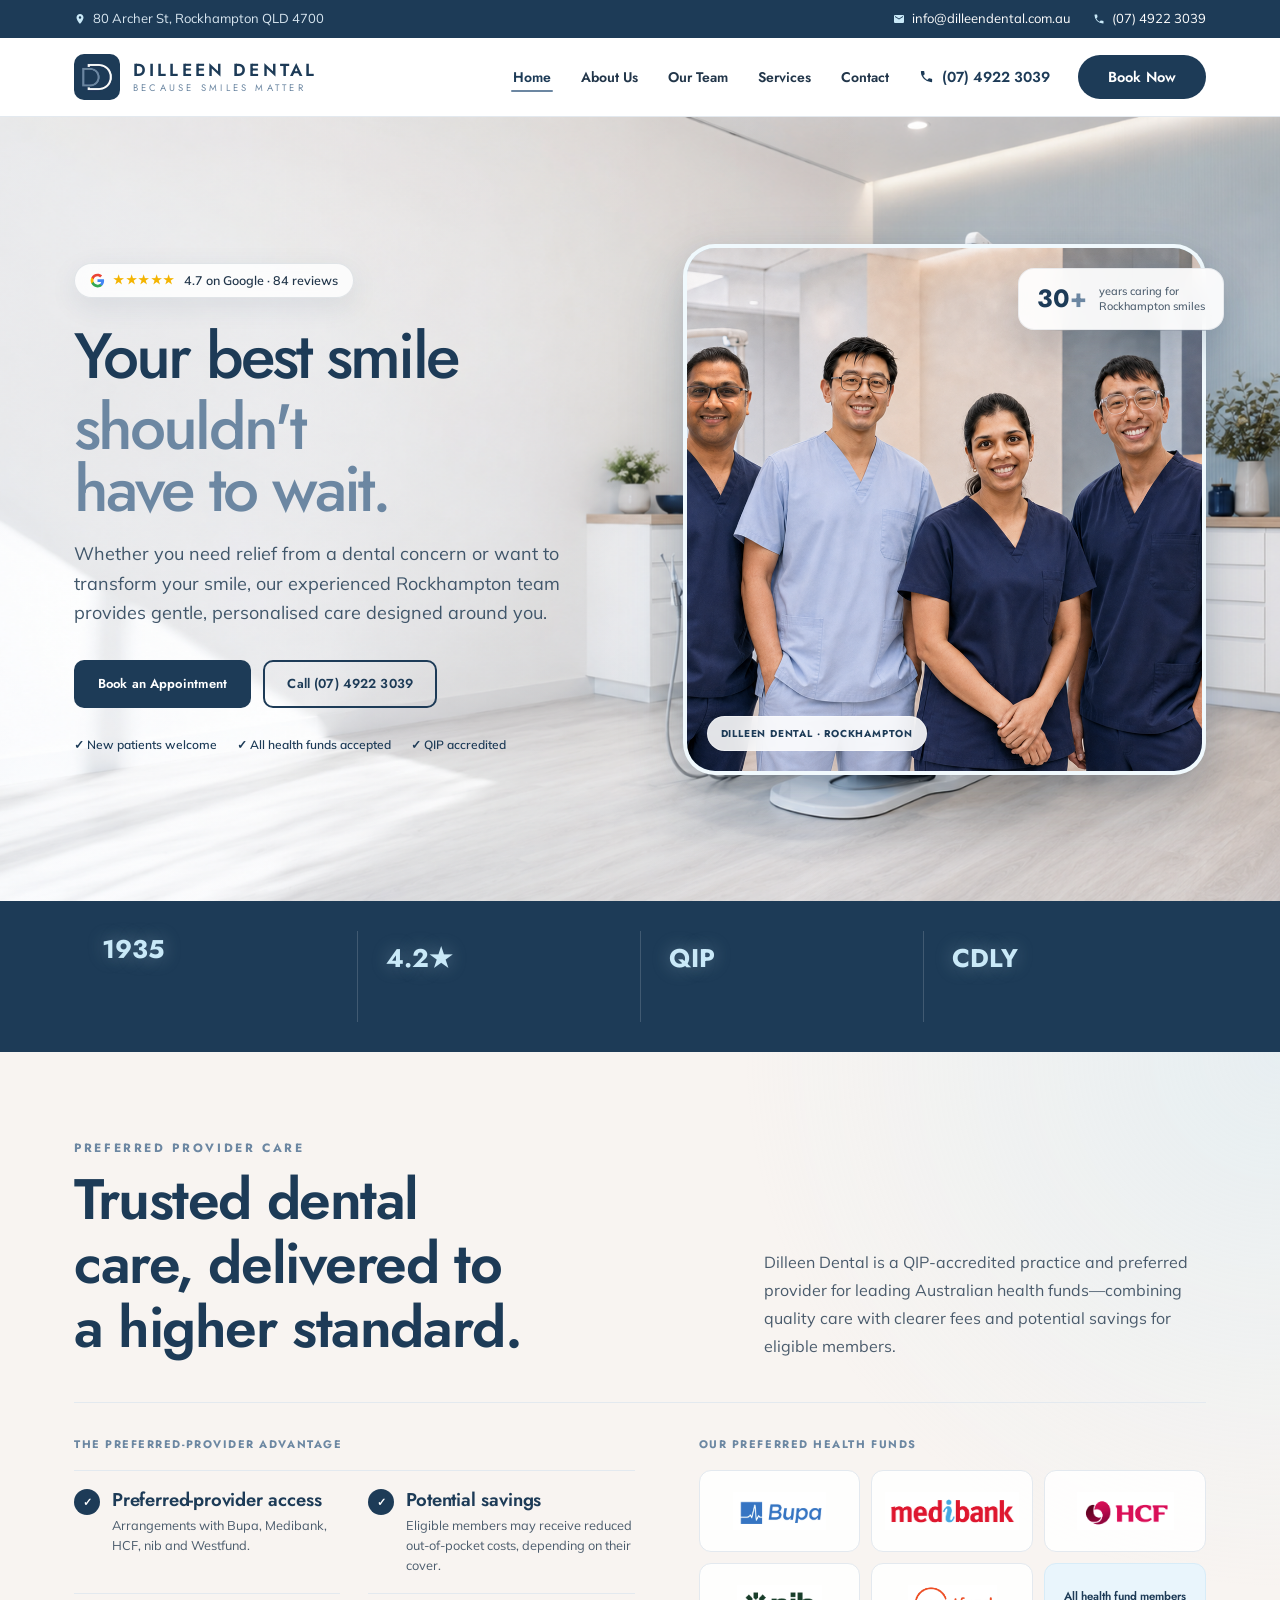
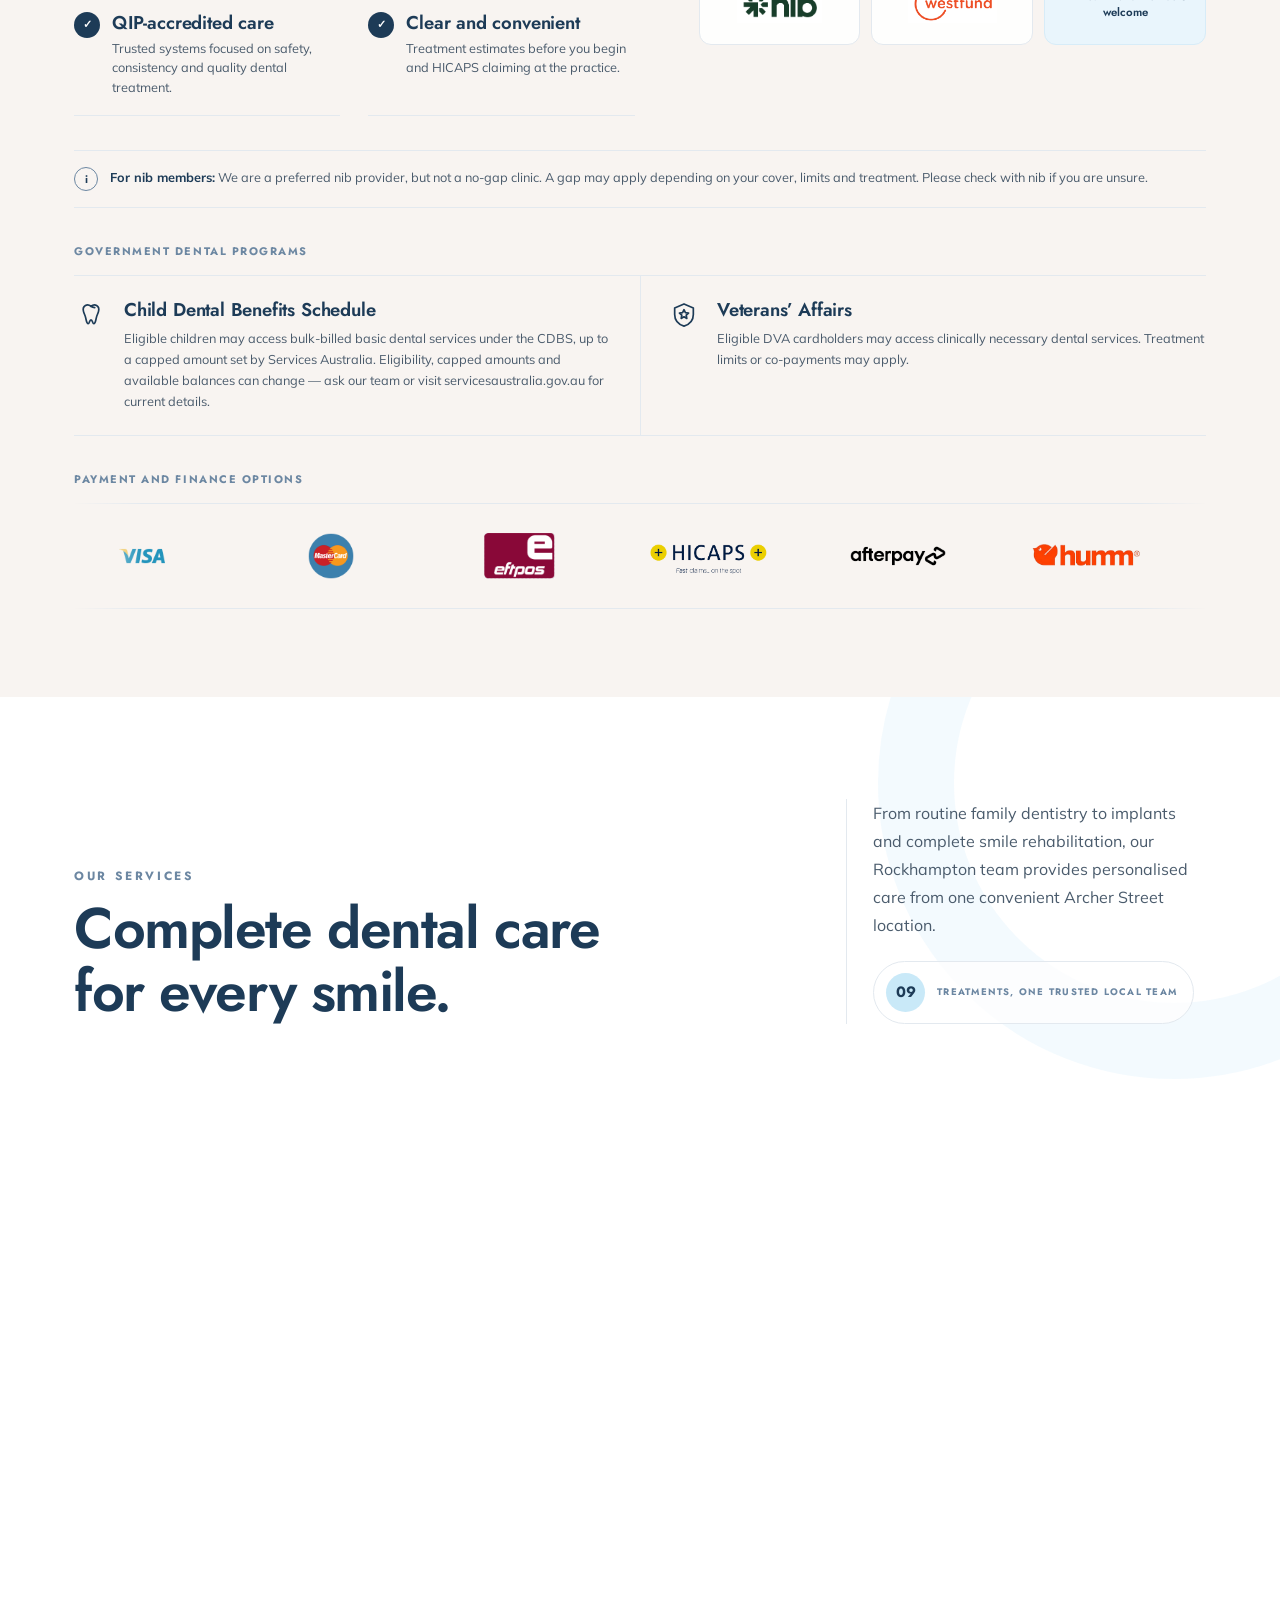
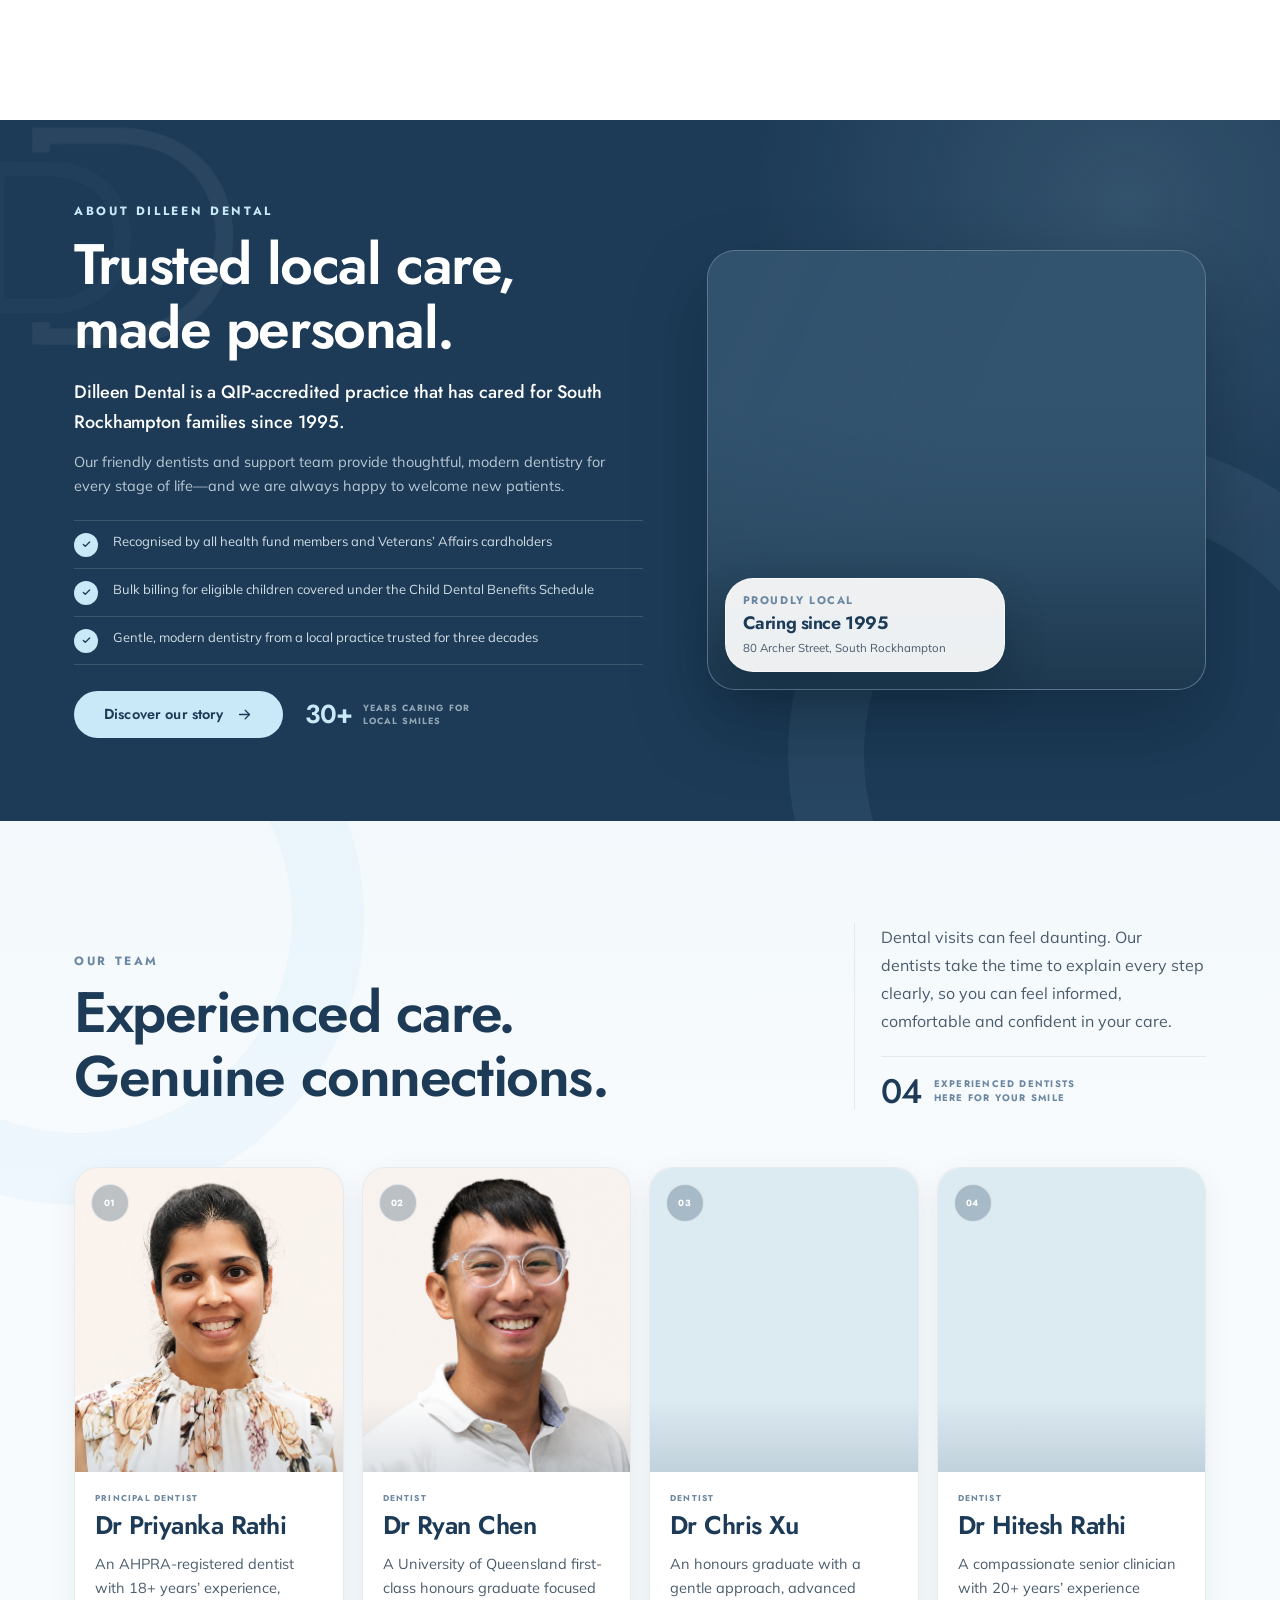
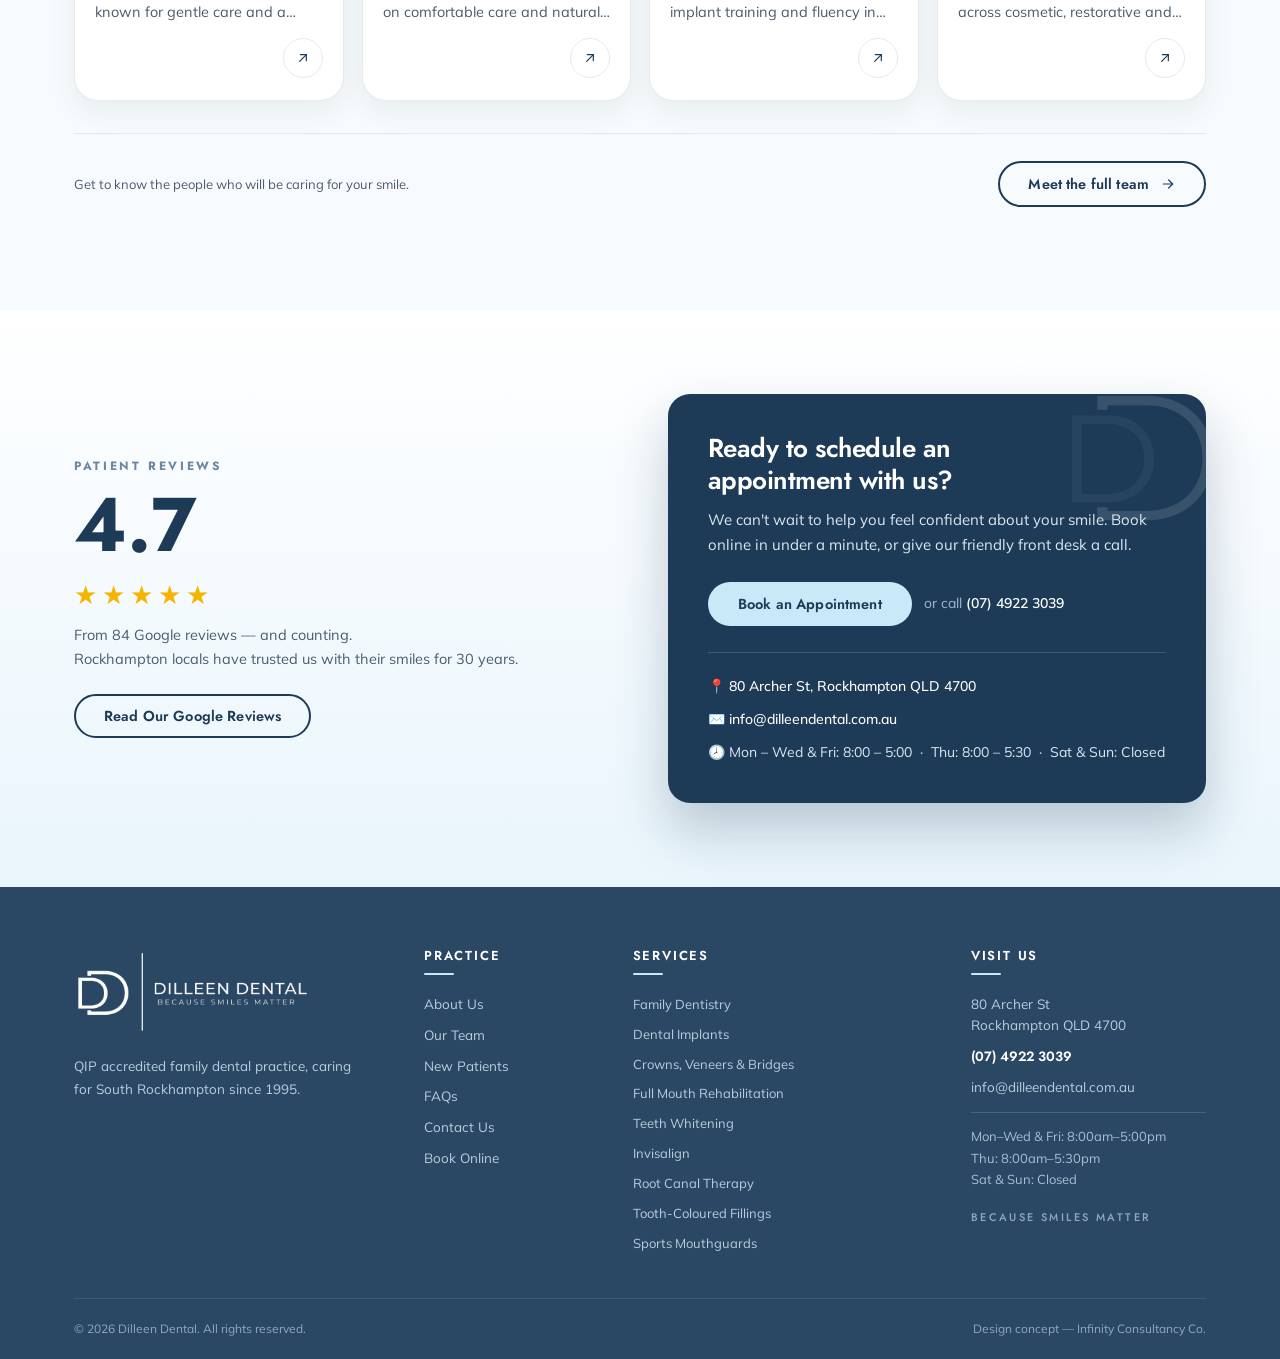
<file: index.html>
<!doctype html>
<html lang="en">
  <head>
    <meta charset="UTF-8" />
    <meta name="viewport" content="width=device-width, initial-scale=1.0" />
    <!-- TEMPORARY — prototype indexing block. This site is being developed on
         a Vercel preview domain. Remove this tag as LAUNCH CHECKLIST item #1
         once the production domain (https://dilleendental.com.au) is live.
         See LAUNCH_CHECKLIST.md. -->
    <meta name="robots" content="noindex, nofollow" />
    <title>Dilleen Dental — Rockhampton Dentist | Because Smiles Matter</title>
    <meta
      name="description"
      content="Dilleen Dental is a QIP accredited family dental practice caring for South Rockhampton since 1995. General, cosmetic, implant and Invisalign dentistry. Book online or call (07) 4922 3039."
    />
    <link rel="canonical" href="https://dilleendental.com.au/" />

    <meta property="og:type" content="website" />
    <meta property="og:site_name" content="Dilleen Dental" />
    <meta property="og:locale" content="en_AU" />
    <meta property="og:url" content="https://dilleendental.com.au/" />
    <meta
      property="og:title"
      content="Dilleen Dental — Rockhampton Dentist | Because Smiles Matter"
    />
    <meta
      property="og:description"
      content="QIP accredited family dental practice caring for South Rockhampton since 1995. General, cosmetic, implant and Invisalign dentistry."
    />
    <meta
      property="og:image"
      content="https://dilleendental.com.au/images/blue-long-logo.png"
    />
    <meta name="twitter:card" content="summary_large_image" />
    <meta
      name="twitter:title"
      content="Dilleen Dental — Rockhampton Dentist | Because Smiles Matter"
    />
    <meta
      name="twitter:description"
      content="QIP accredited family dental practice caring for South Rockhampton since 1995. General, cosmetic, implant and Invisalign dentistry."
    />
    <meta
      name="twitter:image"
      content="https://dilleendental.com.au/images/blue-long-logo.png"
    />
    <link
      rel="icon"
      href="images/blue-logo.png"
    />
    <link rel="preconnect" href="https://fonts.googleapis.com" />
    <link rel="preconnect" href="https://fonts.gstatic.com" crossorigin />
    <link
      href="https://fonts.googleapis.com/css2?family=Jost:wght@400;500;600;700&family=Mulish:wght@400;500;600;700&display=swap"
      rel="stylesheet"
    />

    <link rel="stylesheet" href="css/base.css" />
    <link rel="stylesheet" href="css/hero.css" />
    <link rel="stylesheet" href="css/trust.css" />
    <link rel="stylesheet" href="css/services.css" />
    <link rel="stylesheet" href="css/about.css" />
    <link rel="stylesheet" href="css/team.css" />
    <link rel="stylesheet" href="css/funds.css" />
    <link rel="stylesheet" href="css/contact.css" />
    <link rel="stylesheet" href="css/footer.css" />
    <link rel="stylesheet" href="css/animations.css" />
    <link rel="stylesheet" href="css/global-header.css" />
    <link rel="stylesheet" href="css/global-typography.css" />

    <script type="application/ld+json">
    {
      "@context": "https://schema.org",
      "@graph": [
        {
          "@type": "Dentist",
          "@id": "https://dilleendental.com.au/#organization",
          "name": "Dilleen Dental",
          "url": "https://dilleendental.com.au/",
          "logo": "https://dilleendental.com.au/images/blue-long-logo.png",
          "image": "https://dilleendental.com.au/images/blue-long-logo.png",
          "telephone": "+61 7 4922 3039",
          "email": "info@dilleendental.com.au",
          "address": {
            "@type": "PostalAddress",
            "streetAddress": "80 Archer Street",
            "addressLocality": "Rockhampton",
            "addressRegion": "QLD",
            "postalCode": "4700",
            "addressCountry": "AU"
          },
          "openingHoursSpecification": [
            {
              "@type": "OpeningHoursSpecification",
              "dayOfWeek": ["Monday", "Tuesday", "Wednesday", "Friday"],
              "opens": "08:00",
              "closes": "17:00"
            },
            {
              "@type": "OpeningHoursSpecification",
              "dayOfWeek": "Thursday",
              "opens": "08:00",
              "closes": "17:30"
            }
          ]
        },
        {
          "@type": "WebSite",
          "@id": "https://dilleendental.com.au/#website",
          "url": "https://dilleendental.com.au/",
          "name": "Dilleen Dental",
          "publisher": { "@id": "https://dilleendental.com.au/#organization" }
        }
      ]
    }
    </script>
  </head>
  <body>
    <div id="top" class="site-topbar">
      <div class="wrap">
        <span class="site-topbar__item site-topbar__address"
          ><svg width="12" height="12" viewBox="0 0 24 24" fill="#c9e9f8">
            <path
              d="M12 2C8.1 2 5 5.1 5 9c0 5.2 7 13 7 13s7-7.8 7-13c0-3.9-3.1-7-7-7zm0 9.5A2.5 2.5 0 1 1 12 6.5a2.5 2.5 0 0 1 0 5z"
            /></svg
          >80 Archer St, Rockhampton QLD 4700</span
        >
        <span class="site-topbar__contacts">
          <a
            class="site-topbar__item site-topbar__email"
            href="mailto:info@dilleendental.com.au"
            ><svg width="12" height="12" viewBox="0 0 24 24" fill="#c9e9f8">
              <path
                d="M20 4H4a2 2 0 0 0-2 2v12a2 2 0 0 0 2 2h16a2 2 0 0 0 2-2V6a2 2 0 0 0-2-2zm0 4-8 5-8-5V6l8 5 8-5v2z"
              /></svg
            >info@dilleendental.com.au</a
          >
          <a class="site-topbar__item" href="tel:0749223039"
            ><svg width="12" height="12" viewBox="0 0 24 24" fill="#c9e9f8">
              <path
                d="M6.6 10.8a15.5 15.5 0 0 0 6.6 6.6l2.2-2.2a1 1 0 0 1 1-.25 11.4 11.4 0 0 0 3.6.57 1 1 0 0 1 1 1V20a1 1 0 0 1-1 1A17 17 0 0 1 3 4a1 1 0 0 1 1-1h3.5a1 1 0 0 1 1 1 11.4 11.4 0 0 0 .57 3.6 1 1 0 0 1-.25 1z"
              /></svg
            >(07) 4922 3039</a
          >
        </span>
      </div>
    </div>

    <header id="site-header" class="site-header">
      <div class="wrap site-nav">
        <a class="site-logo" href="index.html" aria-label="Dilleen Dental home">
          <img
          src="images/blue-logo.png"
            alt="Dilleen Dental monogram"
          />
          <span class="site-logo__text"
            ><b>DILLEEN DENTAL</b><span>BECAUSE SMILES MATTER</span></span
          >
        </a>
        <nav class="site-main-nav" id="site-main-nav" aria-label="Primary navigation">
          <a href="index.html" aria-current="page">Home</a>
          <a href="about-us.html">About Us</a>
          <a href="full-team.html">Our Team</a>
          <a href="services.html">Services</a>
          <a href="contact-team.html">Contact</a>
          <a class="site-main-nav__mobile-book" href="appointment.html">Book Appointment</a>
        </nav>
        <a class="site-header-phone" href="tel:0749223039"
          ><svg width="15" height="15" viewBox="0 0 24 24" fill="#1d3b57">
            <path
              d="M6.6 10.8a15.5 15.5 0 0 0 6.6 6.6l2.2-2.2a1 1 0 0 1 1-.25 11.4 11.4 0 0 0 3.6.57 1 1 0 0 1 1 1V20a1 1 0 0 1-1 1A17 17 0 0 1 3 4a1 1 0 0 1 1-1h3.5a1 1 0 0 1 1 1 11.4 11.4 0 0 0 .57 3.6 1 1 0 0 1-.25 1z"
            /></svg
          >(07) 4922 3039</a
        >
        <a class="btn navy site-book-button" href="appointment.html"
          >Book Now</a
        >
        <button
          class="site-menu-toggle"
          id="site-menu-toggle"
          type="button"
          aria-label="Open navigation menu"
          aria-controls="site-main-nav"
          aria-expanded="false"
        >
          <span></span><span></span><span></span>
        </button>
      </div>
    </header>

    <main ">
      <section class="hero">
        <!-- Background picture -->
        <div class="hero-background" aria-hidden="true"></div>
        <div class="hero-overlay" aria-hidden="true"></div>

        <div class="wrap">
          <div class="hero-content">
            <a
              class="gbadge"
                            href="https://www.google.com/maps/place/Dilleen+Dental+Practice/@-23.3781564,150.5024922,1035m/data=!3m2!1e3!4b1!4m6!3m5!1s0x6bc300a442f9c9d1:0xc02b8f6ac3372586!8m2!3d-23.3781613!4d150.5050671!16s%2Fg%2F1tzlz463?entry=ttu&g_ep=EgoyMDI2MDcyMi4wIKXMDSoASAFQAw%3D%3D"
              target="_blank"
              rel="noopener noreferrer"
              aria-label="Read Dilleen Dental reviews on Google"
            >
              <svg
                width="15"
                height="15"
                viewBox="0 0 24 24"
                aria-hidden="true"
              >
                <path
                  fill="#4285f4"
                  d="M22.56 12.25c0-.78-.07-1.53-.2-2.25H12v4.26h5.92a5.06 5.06 0 0 1-2.2 3.32v2.77h3.57c2.08-1.92 3.27-4.74 3.27-8.1z"
                />
                <path
                  fill="#34a853"
                  d="M12 23c2.97 0 5.46-.98 7.28-2.66l-3.57-2.77c-.98.66-2.23 1.06-3.71 1.06-2.86 0-5.29-1.93-6.16-4.53H2.18v2.84C3.99 20.53 7.7 23 12 23z"
                />
                <path
                  fill="#fbbc05"
                  d="M5.84 14.1c-.22-.66-.35-1.36-.35-2.1s.13-1.44.35-2.1V7.06H2.18A11 11 0 0 0 1 12c0 1.77.43 3.45 1.18 4.94l3.66-2.84z"
                />
                <path
                  fill="#ea4335"
                  d="M12 5.38c1.62 0 3.06.56 4.21 1.64l3.15-3.15C17.45 2.09 14.97 1 12 1 7.7 1 3.99 3.47 2.18 7.06l3.66 2.84c.87-2.6 3.3-4.52 6.16-4.52z"
                />
              </svg>

              <span class="stars" aria-hidden="true">★★★★★</span>
              <span>4.7 on Google · 84 reviews</span>
            </a>

            <h1>
              Your best smile
              <em>shouldn't have to wait.</em>
            </h1>

            <p class="sub">
              Whether you need relief from a dental concern or want to transform
              your smile, our experienced Rockhampton team provides gentle,
              personalised care designed around you.
            </p>

            <div class="cta">
              <a
                class="btn navy"
                href="appointment.html#top"
              >
                Book an Appointment
              </a>

              <a class="btn ghost" href="tel:0749223039">
                Call (07) 4922 3039
              </a>
            </div>

            <div class="micro">
              <span>✓ New patients welcome</span>
              <span>✓ All health funds accepted</span>
              <span>✓ QIP accredited</span>
            </div>
          </div>

          <!-- Team and clinic picture -->
          <div class="hero-art rv">
            <div class="blob">
              <img
                class="dd"
                src="images/team-1.png"
                alt="Dilleen Dental team and clinic"
              />

              <div class="photochip">Dilleen Dental · Rockhampton</div>
            </div>

            <div class="floatcard">
              <div class="num">30<span class="num-accent">+</span></div>

              <div class="lab">
                years caring for<br />
                Rockhampton smiles
              </div>
            </div>
          </div>
        </div>
      </section>

      <div class="trust">
      <div class="wrap">
        <div class="t-item">
          <div>
            <div
              class="big"
              data-count="1995"
              data-decimals="0"
              aria-label="1995"
            >
              1995
            </div>

            <div class="lab">
              Caring for South Rockhampton for more than 30 years
            </div>
          </div>
      </div>

      <div class="t-item">
        <div>
          <div
            class="big"
            data-count="4.7"
            data-decimals="1"
            data-suffix="★"
            aria-label="4.7 star rating"
          >
            4.7★
          </div>

          <div class="lab">
            Google rating from 84 patient reviews
          </div>
        </div>
      </div>

      <div class="t-item">
        <div>
          <div
            class="big"
            data-scramble="QIP"
            aria-label="QIP accredited"
          >
            QIP
          </div>

          <div class="lab">Accredited dental practice</div>
        </div>
      </div>

      <div class="t-item">
        <div>
          <div
            class="big"
            data-scramble="CDBS"
            aria-label="Child Dental Benefits Schedule"
          >
            CDBS
          </div>

          <div class="lab">Bulk billing for eligible children</div>
        </div>
      </div>
    </div>
      </div>

      <section class="funds section" id="funds">
        <div class="wrap">
          <!-- SECTION INTRODUCTION -->
          <div class="funds-heading rv">
            <div>
              <div class="kicker">Preferred Provider Care</div>

              <h2 class="sec">
                Trusted dental care, delivered to a higher standard.
              </h2>
            </div>

            <p class="secsub">
              Dilleen Dental is a QIP-accredited practice and preferred provider for
              leading Australian health funds—combining quality care with clearer
              fees and potential savings for eligible members.
            </p>
          </div>

          <!-- PREFERRED PROVIDER CONTENT -->
          <div class="provider-showcase">
            <!-- COMPACT BENEFITS -->
            <div class="provider-benefits rv">
              <div class="provider-label">The preferred-provider advantage</div>

              <div class="benefit-grid">
                <article class="benefit-item">
                  <span class="benefit-check">✓</span>

                  <div>
                    <h3>Preferred-provider access</h3>
                    <p>
                      Arrangements with Bupa, Medibank, HCF, nib and Westfund.
                    </p>
                  </div>
                </article>

                <article class="benefit-item">
                  <span class="benefit-check">✓</span>

                  <div>
                    <h3>Potential savings</h3>
                    <p>
                      Eligible members may receive reduced out-of-pocket costs,
                      depending on their cover.
                    </p>
                  </div>
                </article>

                <article class="benefit-item">
                  <span class="benefit-check">✓</span>

                  <div>
                    <h3>QIP-accredited care</h3>
                    <p>
                      Trusted systems focused on safety, consistency and quality
                      dental treatment.
                    </p>
                  </div>
                </article>

                <article class="benefit-item">
                  <span class="benefit-check">✓</span>

                  <div>
                    <h3>Clear and convenient</h3>
                    <p>
                      Treatment estimates before you begin and HICAPS claiming at the
                      practice.
                    </p>
                  </div>
                </article>
              </div>
            </div>

            <!-- HEALTH FUND LOGOS -->
            <div class="provider-panel rv">
              <div class="provider-label">Our preferred health funds</div>

              <div class="logo-grid">
                <div class="logo-tile">
                  <img
                    src="images/provider/bupa.png"
                    alt="Bupa preferred provider"
                    loading="lazy"
                  />
                </div>

                <div class="logo-tile">
                  <img
                    src="images/provider/medibank.png"
                    alt="Medibank preferred provider"
                    loading="lazy"
                  />
                </div>

                <div class="logo-tile">
                  <img
                    src="images/provider/hcf.png"
                    alt="HCF preferred provider"
                    loading="lazy"
                  />
                </div>

                <div class="logo-tile">
                  <img
                    src="images/provider/nib.png"
                    alt="nib preferred provider"
                    loading="lazy"
                  />
                </div>

                <div class="logo-tile">
                  <img
                    src="images/provider/westfund.png"
                    alt="Westfund preferred provider"
                    loading="lazy"
                  />
                </div>

                <div class="logo-tile logo-tile-all-funds">
                  All health fund members welcome
                </div>
              </div>
            </div>
          </div>

          <!-- NIB NOTICE -->
          <div class="nib-note rv">
            <span class="note-mark" aria-hidden="true">i</span>

            <p>
              <b>For nib members:</b> We are a preferred nib provider, but not a
              no-gap clinic. A gap may apply depending on your cover, limits and
              treatment. Please check with nib if you are unsure.
            </p>
          </div>

          <!-- GOVERNMENT PROGRAMS -->
          <div class="payment-details rv">
            <div class="provider-label">Government dental programs</div>

            <div class="program-list">
              <!-- CDBS -->
              <article class="program-item">
                <span class="program-icon" aria-hidden="true">
                  <svg viewBox="0 0 24 24">
                    <path
                      d="M12 4.5c-1.4-1.2-3.3-1.6-4.8-.7C5.5 4.8 5 7 5.6 9.1c.5 1.8 1.4 3.2 1.8 5.1.6 2.7.9 5.3 2.2 5.3 1.1 0 1-3.3 2.4-3.3s1.3 3.3 2.4 3.3c1.3 0 1.6-2.6 2.2-5.3.4-1.9 1.3-3.3 1.8-5.1.6-2.1.1-4.3-1.6-5.3-1.5-.9-3.4-.5-4.8.7Z"
                    />
                    <path d="M12 4.5c1 .8 2.1 1.1 3.2 1.1" />
                  </svg>
                </span>

                <div class="program-copy">
                  <h3>Child Dental Benefits Schedule</h3>
                  <p>
                    Eligible children may access bulk-billed basic dental
                    services under the CDBS, up to a capped amount set by
                    Services Australia. Eligibility, capped amounts and
                    available balances can change — ask our team or visit
                    servicesaustralia.gov.au for current details.
                  </p>
                </div>
              </article>

              <!-- DVA -->
              <article class="program-item">
                <span class="program-icon" aria-hidden="true">
                  <svg viewBox="0 0 24 24">
                    <path
                      d="M12 2.5 20 6v5.5c0 5-3.4 8.5-8 10-4.6-1.5-8-5-8-10V6l8-3.5Z"
                    />
                    <path
                      d="m12 7.5 1.2 2.4 2.7.4-2 1.9.5 2.7-2.4-1.3-2.4 1.3.5-2.7-2-1.9 2.7-.4L12 7.5Z"
                    />
                  </svg>
                </span>

                <div class="program-copy">
                  <h3>Veterans’ Affairs</h3>
                  <p>
                    Eligible DVA cardholders may access clinically necessary dental
                    services. Treatment limits or co-payments may apply.
                  </p>
                </div>
              </article>
            </div>
          </div>

          <!-- PAYMENT OPTIONS -->
          <div class="payment-details payment-options rv">
            <div class="provider-label">Payment and finance options</div>

            <div class="payment-logo-grid">
              <div class="payment-logo-track">
                <!-- FIRST GROUP -->
                <div class="payment-logo-group">
                  <div class="payment-logo">
                    <img src="images/payments/visa.png" alt="Visa accepted" />
                  </div>

                  <div class="payment-logo">
                    <img
                      src="images/payments/mastercard.png"
                      alt="Mastercard accepted"
                    />
                  </div>

                  <div class="payment-logo">
                    <img
                      src="images/payments/eftpos.png"
                      alt="EFTPOS and debit cards accepted"
                    />
                  </div>

                  <div class="payment-logo">
                    <img
                      src="images/payments/hicaps.png"
                      alt="HICAPS on-the-spot claiming"
                    />
                  </div>

                  <div class="payment-logo">
                    <img
                      src="images/payments/afterpay.png"
                      alt="Afterpay available"
                    />
                  </div>

                  <div class="payment-logo">
                    <img
                      src="images/payments/humm.png"
                      alt="Humm payment plans available"
                    />
                  </div>

                  <div class="payment-logo payment-logo--wide">
                    <img
                      src="images/payments/fund-my-dental.png"
                      alt="Fund My Dental financing available"
                    />
                  </div>

                  <div class="payment-logo payment-logo--wide">
                    <img
                      src="images/payments/super-for-health.png"
                      alt="Super for Health assistance available"
                    />
                  </div>
                </div>

                <!-- DUPLICATE FOR SEAMLESS LOOP -->
                <div class="payment-logo-group" aria-hidden="true">
                  <div class="payment-logo">
                    <img src="images/payments/visa.png" alt="" />
                  </div>

                  <div class="payment-logo">
                    <img src="images/payments/mastercard.png" alt="" />
                  </div>

                  <div class="payment-logo">
                    <img src="images/payments/eftpos.png" alt="" />
                  </div>

                  <div class="payment-logo">
                    <img src="images/payments/hicaps.png" alt="" />
                  </div>

                  <div class="payment-logo">
                    <img src="images/payments/afterpay.png" alt="" />
                  </div>

                  <div class="payment-logo">
                    <img src="images/payments/humm.png" alt="" />
                  </div>

                  <div class="payment-logo payment-logo--wide">
                    <img src="images/payments/fund-my-dental.png" alt="" />
                  </div>

                  <div class="payment-logo payment-logo--wide">
                    <img src="images/payments/super-for-health.png" alt="" />
                  </div>
                </div>
              </div>
            </div>
          </div>
        </div>
      </section>
       
      <section class="services-section" id="services" aria-labelledby="services-title">
        <div class="wrap">
          <header class="services-intro rv">
            <div class="services-intro__heading">
              <div class="kicker">Our Services</div>
              <h2 class="sec" id="services-title">
                Complete dental care<br />for every smile.
              </h2>
            </div>

            <div class="services-intro__aside">
              <p class="secsub">
                From routine family dentistry to implants and complete smile
                rehabilitation, our Rockhampton team provides personalised care from
                one convenient Archer Street location.
              </p>

              <div class="services-count" aria-label="Nine dental service areas">
                <strong>09</strong>
                <span>Treatments, one trusted local team</span>
              </div>
            </div>
          </header>

          <div class="services-slider rv" data-services-slider>
            <div
              class="services-track"
              data-services-track
              role="region"
              aria-label="Dental services"
              tabindex="0"
            >
              <!-- 01: FAMILY DENTISTRY -->
              <a class="svc" href="services.html#family-dentistry">
                <div class="svc__media">
                  <img
                    src="images/services/family-dentistry.png"
                    alt="Family dentistry at Dilleen Dental"
                    loading="lazy"
                    decoding="async"
                  />
                </div>

                <span class="svc__index" aria-hidden="true">01</span>
                <span class="svc__arrow" aria-hidden="true">
                  <svg viewBox="0 0 24 24">
                    <path d="M7 17 17 7" />
                    <path d="M8 7h9v9" />
                  </svg>
                </span>

                <div class="svc__content">
                  <p class="svc__eyebrow">Preventive care</p>
                  <h3>Family Dentistry</h3>
                  <p>
                    Routine dental examinations, professional cleans, preventive care
                    and digital X-rays for patients of every age.
                  </p>
                  <span class="svc__more">View treatment</span>
                </div>
              </a>

              <!-- 02: DENTAL IMPLANTS -->
              <a class="svc" href="services.html#dental-implants">
                <div class="svc__media">
                  <img
                    src="images/services/dental-implants.png"
                    alt="Dental implant consultation at Dilleen Dental"
                    loading="lazy"
                    decoding="async"
                  />
                </div>

                <span class="svc__index" aria-hidden="true">02</span>
                <span class="svc__arrow" aria-hidden="true">
                  <svg viewBox="0 0 24 24">
                    <path d="M7 17 17 7" />
                    <path d="M8 7h9v9" />
                  </svg>
                </span>

                <div class="svc__content">
                  <p class="svc__eyebrow">Replace missing teeth</p>
                  <h3>Dental Implants</h3>
                  <p>
                    Personalised implant options, including single-tooth implants,
                    implant-supported bridges and implant-retained dentures.
                  </p>
                  <span class="svc__more">View treatment</span>
                </div>
              </a>

              <!-- 03: CROWNS, VENEERS AND BRIDGES -->
              <a class="svc" href="services.html#crowns-veneers">
                <div class="svc__media">
                  <img
                    src="images/services/crowns-veneers-bridges.png"
                    alt="Porcelain crowns, veneers and bridges"
                    loading="lazy"
                    decoding="async"
                  />
                </div>

                <span class="svc__index" aria-hidden="true">03</span>
                <span class="svc__arrow" aria-hidden="true">
                  <svg viewBox="0 0 24 24">
                    <path d="M7 17 17 7" />
                    <path d="M8 7h9v9" />
                  </svg>
                </span>

                <div class="svc__content">
                  <p class="svc__eyebrow">Restore your smile</p>
                  <h3>Crowns, Veneers &amp; Bridges</h3>
                  <p>
                    Custom porcelain restorations made by trusted dental laboratories
                    to improve the strength and appearance of your smile.
                  </p>
                  <span class="svc__more">View treatment</span>
                </div>
              </a>

              <!-- 04: FULL MOUTH REHABILITATION -->
              <a class="svc" href="services.html#full-mouth-rehabilitation">
                <div class="svc__media">
                  <img
                    src="images/services/full-mouth-rehabilitation.png"
                    alt="Full mouth rehabilitation at Dilleen Dental"
                    loading="lazy"
                    decoding="async"
                  />
                </div>

                <span class="svc__index" aria-hidden="true">04</span>
                <span class="svc__arrow" aria-hidden="true">
                  <svg viewBox="0 0 24 24">
                    <path d="M7 17 17 7" />
                    <path d="M8 7h9v9" />
                  </svg>
                </span>

                <div class="svc__content">
                  <p class="svc__eyebrow">Comprehensive treatment</p>
                  <h3>Full Mouth Rehabilitation</h3>
                  <p>
                    A carefully planned combination of treatments to rebuild damaged
                    or missing teeth and improve comfort, appearance and function.
                  </p>
                  <span class="svc__more">View treatment</span>
                </div>
              </a>

              <!-- 05: TEETH WHITENING -->
              <a class="svc" href="services.html#teeth-whitening">
                <div class="svc__media">
                  <img
                    src="images/services/teeth-whitening.png"
                    alt="Professional teeth whitening"
                    loading="lazy"
                    decoding="async"
                  />
                </div>

                <span class="svc__index" aria-hidden="true">05</span>
                <span class="svc__arrow" aria-hidden="true">
                  <svg viewBox="0 0 24 24">
                    <path d="M7 17 17 7" />
                    <path d="M8 7h9v9" />
                  </svg>
                </span>

                <div class="svc__content">
                  <p class="svc__eyebrow">Cosmetic dentistry</p>
                  <h3>Teeth Whitening</h3>
                  <p>
                    Brighten your smile with professionally supervised in-chair
                    whitening or convenient take-home whitening kits.
                  </p>
                  <span class="svc__more">View treatment</span>
                </div>
              </a>

              <!-- 06: INVISALIGN -->
              <a class="svc" href="services.html#invisalign">
                <div class="svc__media">
                  <img
                    src="images/services/invisalign.png"
                    alt="Invisalign clear aligner treatment"
                    loading="lazy"
                    decoding="async"
                  />
                </div>

                <span class="svc__index" aria-hidden="true">06</span>
                <span class="svc__arrow" aria-hidden="true">
                  <svg viewBox="0 0 24 24">
                    <path d="M7 17 17 7" />
                    <path d="M8 7h9v9" />
                  </svg>
                </span>

                <div class="svc__content">
                  <p class="svc__eyebrow">Clear aligners</p>
                  <h3>Invisalign</h3>
                  <p>
                    Gradually straighten your teeth with a personalised series of
                    discreet, comfortable and removable clear aligners.
                  </p>
                  <span class="svc__more">View treatment</span>
                </div>
              </a>

              <!-- 07: ROOT CANAL THERAPY -->
              <a class="svc" href="services.html#root-canal-therapy">
                <div class="svc__media">
                  <img
                    src="images/services/root-canal-therapy.png"
                    alt="Root canal therapy at Dilleen Dental"
                    loading="lazy"
                    decoding="async"
                  />
                </div>

                <span class="svc__index" aria-hidden="true">07</span>
                <span class="svc__arrow" aria-hidden="true">
                  <svg viewBox="0 0 24 24">
                    <path d="M7 17 17 7" />
                    <path d="M8 7h9v9" />
                  </svg>
                </span>

                <div class="svc__content">
                  <p class="svc__eyebrow">Preserve natural teeth</p>
                  <h3>Root Canal Therapy</h3>
                  <p>
                    Treatment focused on relieving discomfort and preserving an
                    infected or inflamed natural tooth whenever possible.
                  </p>
                  <span class="svc__more">View treatment</span>
                </div>
              </a>

              <!-- 08: TOOTH-COLOURED FILLINGS -->
              <a class="svc" href="services.html#tooth-coloured-fillings">
                <div class="svc__media">
                  <img
                    src="images/services/tooth-coloured-fillings.png"
                    alt="Natural-looking tooth-coloured filling"
                    loading="lazy"
                    decoding="async"
                  />
                </div>

                <span class="svc__index" aria-hidden="true">08</span>
                <span class="svc__arrow" aria-hidden="true">
                  <svg viewBox="0 0 24 24">
                    <path d="M7 17 17 7" />
                    <path d="M8 7h9v9" />
                  </svg>
                </span>

                <div class="svc__content">
                  <p class="svc__eyebrow">Natural-looking repairs</p>
                  <h3>Tooth-Coloured Fillings</h3>
                  <p>
                    Colour-matched composite fillings carefully shaped to restore
                    teeth affected by decay, wear or minor damage.
                  </p>
                  <span class="svc__more">View treatment</span>
                </div>
              </a>

              <!-- 09: SPORTS MOUTHGUARDS -->
              <a class="svc" href="services.html#sports-mouthguards">
                <div class="svc__media">
                  <img
                    src="images/services/sports-mouthguards.png"
                    alt="Custom-fitted sports mouthguard"
                    loading="lazy"
                    decoding="async"
                  />
                </div>

                <span class="svc__index" aria-hidden="true">09</span>
                <span class="svc__arrow" aria-hidden="true">
                  <svg viewBox="0 0 24 24">
                    <path d="M7 17 17 7" />
                    <path d="M8 7h9v9" />
                  </svg>
                </span>

                <div class="svc__content">
                  <p class="svc__eyebrow">Custom protection</p>
                  <h3>Sports Mouthguards</h3>
                  <p>
                    Custom-fitted mouthguards designed for secure, comfortable dental
                    protection during contact and collision sports.
                  </p>
                  <span class="svc__more">View treatment</span>
                </div>
              </a>
            </div>

            <div class="services-slider__footer">
              <div class="services-slider__status" aria-live="polite">
                <span class="services-slider__current" data-services-current>01–03</span>
                <span class="services-slider__total">/ 09</span>
              </div>

              <div class="services-slider__progress" aria-hidden="true">
                <span data-services-progress></span>
              </div>

              <div class="services-slider__controls" aria-label="Service slider controls">
                <button
                  class="services-slider__button"
                  type="button"
                  data-services-prev
                  aria-label="Show previous services"
                >
                  <svg viewBox="0 0 24 24" aria-hidden="true">
                    <path d="m15 18-6-6 6-6" />
                  </svg>
                </button>

                <button
                  class="services-slider__button"
                  type="button"
                  data-services-next
                  aria-label="Show next services"
                >
                  <svg viewBox="0 0 24 24" aria-hidden="true">
                    <path d="m9 18 6-6-6-6" />
                  </svg>
                </button>
              </div>
            </div>
          </div>
        </div>
      </section>

      <section class="about" id="about" aria-labelledby="about-title">
        <img
          class="ddwm"
          src="images/white-logo.png"
          alt=""
          aria-hidden="true"
        />

        <div class="wrap">
          <div class="about-copy rv">
            <div class="kicker">About Dilleen Dental</div>

            <h2 class="sec" id="about-title">
              Trusted local care,<br />made personal.
            </h2>

            <p class="about-copy__lead">
              Dilleen Dental is a QIP-accredited practice that has cared for South
              Rockhampton families since 1995.
            </p>

            <p>
              Our friendly dentists and support team provide thoughtful, modern
              dentistry for every stage of life—and we are always happy to welcome
              new patients.
            </p>

            <ul class="pts" aria-label="Why patients choose Dilleen Dental">
              <li>
                <span class="tick" aria-hidden="true">
                  <svg viewBox="0 0 24 24">
                    <path d="m7 12 3 3 7-7" />
                  </svg>
                </span>
                <span>
                  Recognised by all health fund members and Veterans’ Affairs
                  cardholders
                </span>
              </li>

              <li>
                <span class="tick" aria-hidden="true">
                  <svg viewBox="0 0 24 24">
                    <path d="m7 12 3 3 7-7" />
                  </svg>
                </span>
                <span>
                  Bulk billing for eligible children covered under the Child Dental
                  Benefits Schedule
                </span>
              </li>

              <li>
                <span class="tick" aria-hidden="true">
                  <svg viewBox="0 0 24 24">
                    <path d="m7 12 3 3 7-7" />
                  </svg>
                </span>
                <span>
                  Gentle, modern dentistry from a local practice trusted for three
                  decades
                </span>
              </li>
            </ul>

            <div class="about-actions">
              <a class="btn sky" href="about-us.html">
                <span>Discover our story</span>
                <svg viewBox="0 0 24 24" aria-hidden="true">
                  <path d="M5 12h14" />
                  <path d="m13 6 6 6-6 6" />
                </svg>
              </a>

              <div class="about-established" aria-label="Established in 1995">
                <strong>30+</strong>
                <span>Years caring for<br />local smiles</span>
              </div>
            </div>
          </div>

          <div class="ab-art rv">
            <div class="frame">
              <!-- Replace these filenames if your second and third images use different names. -->
              <img
                class="about-photo"
                src="images/about-us-1.png"
                alt="Dilleen Dental team welcoming a family"
                decoding="async"
              />

              <img
                class="about-photo"
                src="images/about-us-2.png"
                alt="Friendly dental care at Dilleen Dental"
                loading="lazy"
                decoding="async"
              />

              <img
                class="about-photo"
                src="images/about-us-3.png"
                alt="Dilleen Dental clinic and team"
                loading="lazy"
                decoding="async"
              />
            </div>

            <div class="badge2">
              <span class="badge2__eyebrow">Proudly local</span>
              <div class="b">Caring since 1995</div>
              <div class="s">80 Archer Street, South Rockhampton</div>
            </div>
          </div>
        </div>
      </section>
   
 <section class="team-section" id="team" aria-labelledby="team-title">
  <div class="wrap">
    <div class="team-intro rv">
      <div class="team-intro__heading">
        <div class="kicker">Our Team</div>
        <h2 class="sec" id="team-title">
          Experienced care.<br />Genuine connections.
        </h2>
      </div>

      <div class="team-intro__aside">
        <p class="secsub">
          Dental visits can feel daunting. Our dentists take the time to
          explain every step clearly, so you can feel informed, comfortable and
          confident in your care.
        </p>

        <div class="team-count" aria-label="Four experienced dentists">
          <strong>04</strong>
          <span>Experienced dentists<br />here for your smile</span>
        </div>
      </div>
    </div>

    <div class="team-grid">
      <!-- DR PRIYANKA RATHI -->
      <a
        class="tm rv"
        href="full-team.html#dr-priyanka-rathi"
        aria-label="View Dr Priyanka Rathi’s full profile"
      >
        <div class="tm__portrait">
          <img
            class="tm__image"
            src="images/dr-priyanka-2.png"
            alt="Dr Priyanka Rathi, Principal Dentist at Dilleen Dental"
            loading="lazy"
            decoding="async"
          />
          <span class="tm__number" aria-hidden="true">01</span>
        </div>

        <div class="tm__content">
          <div class="tm__heading">
            <span class="tm__role">Principal Dentist</span>
            <h3>Dr Priyanka Rathi</h3>
          </div>

          <p class="tm__bio">
            An AHPRA-registered dentist with 18+ years’ experience, known for
            gentle care and a special interest in saving natural teeth.
          </p>

          <div class="tm__bottom">
            <span class="tm__arrow" aria-hidden="true">
              <svg viewBox="0 0 24 24">
                <path d="M7 17 17 7" />
                <path d="M8 7h9v9" />
              </svg>
            </span>
          </div>
        </div>
      </a>

      <!-- DR RYAN CHEN -->
      <a
        class="tm rv"
        href="full-team.html#dr-ryan-chen"
        aria-label="View Dr Ryan Chen’s full profile"
      >
        <div class="tm__portrait">
          <img
            class="tm__image"
            src="images/dr.ryan.png"
            alt="Dr Ryan Chen, Dentist at Dilleen Dental"
            loading="lazy"
            decoding="async"
          />
          <span class="tm__number" aria-hidden="true">02</span>
        </div>

        <div class="tm__content">
          <div class="tm__heading">
            <span class="tm__role">Dentist</span>
            <h3>Dr Ryan Chen</h3>
          </div>

          <p class="tm__bio">
            A University of Queensland first-class honours graduate focused on
            comfortable care and natural-looking results.
          </p>

          <div class="tm__bottom">
            <span class="tm__arrow" aria-hidden="true">
              <svg viewBox="0 0 24 24">
                <path d="M7 17 17 7" />
                <path d="M8 7h9v9" />
              </svg>
            </span>
          </div>
        </div>
      </a>

      <!-- DR CHRIS XU -->
      <a
        class="tm rv"
        href="full-team.html#dr-chris-xu"
        aria-label="View Dr Chris Xu’s full profile"
      >
        <div class="tm__portrait">
          <img
            class="tm__image"
            src="images/dr-chris-2.png"
            alt="Dr Chris Xu, Dentist at Dilleen Dental"
            loading="lazy"
            decoding="async"
          />
          <span class="tm__number" aria-hidden="true">03</span>
        </div>

        <div class="tm__content">
          <div class="tm__heading">
            <span class="tm__role">Dentist</span>
            <h3>Dr Chris Xu</h3>
          </div>

          <p class="tm__bio">
            An honours graduate with a gentle approach, advanced implant
            training and fluency in English and Mandarin.
          </p>

          <div class="tm__bottom">
            <span class="tm__arrow" aria-hidden="true">
              <svg viewBox="0 0 24 24">
                <path d="M7 17 17 7" />
                <path d="M8 7h9v9" />
              </svg>
            </span>
          </div>
        </div>
      </a>

      <!-- DR HITESH RATHI -->
      <a
        class="tm rv"
        href="full-team.html#dr-hitesh-rathi"
        aria-label="View Dr Hitesh Rathi’s full profile"
      >
        <div class="tm__portrait">
          <img
            class="tm__image"
            src="images/dr-hetish.png"
            alt="Dr Hitesh Rathi, Dentist at Dilleen Dental"
            loading="lazy"
            decoding="async"
          />
          <span class="tm__number" aria-hidden="true">04</span>
        </div>

        <div class="tm__content">
          <div class="tm__heading">
            <span class="tm__role">Dentist</span>
            <h3>Dr Hitesh Rathi</h3>
          </div>

          <p class="tm__bio">
            A compassionate senior clinician with 20+ years’ experience across
            cosmetic, restorative and surgical dentistry.
          </p>

          <div class="tm__bottom">
            <span class="tm__arrow" aria-hidden="true">
              <svg viewBox="0 0 24 24">
                <path d="M7 17 17 7" />
                <path d="M8 7h9v9" />
              </svg>
            </span>
          </div>
        </div>
      </a>
    </div>

    <div class="team-actions rv">
      <p>Get to know the people who will be caring for your smile.</p>

      <a class="btn ghost" href="full-team.html">
        <span>Meet the full team</span>
        <svg viewBox="0 0 24 24" aria-hidden="true">
          <path d="M5 12h14" />
          <path d="m13 6 6 6-6 6" />
        </svg>
      </a>
    </div>
  </div>
</section>



      <section class="appt" id="contact">
        <div class="wrap">
          <div class="rv">
            <div class="kicker">Patient Reviews</div>
            <div class="rating-big">4.7</div>
            <div class="rating-stars">★★★★★</div>
            <div class="rating-lab">
              From 84 Google reviews — and counting.<br />Rockhampton locals
              have trusted us with their smiles for 30 years.
            </div>
            <div class="review-actions">
              <a
                class="btn ghost"
                href="https://www.google.com/maps/place/Dilleen+Dental+Practice/@-23.3781564,150.5024922,1035m/data=!3m2!1e3!4b1!4m6!3m5!1s0x6bc300a442f9c9d1:0xc02b8f6ac3372586!8m2!3d-23.3781613!4d150.5050671!16s%2Fg%2F1tzlz463?entry=ttu&g_ep=EgoyMDI2MDcyMi4wIKXMDSoASAFQAw%3D%3D"
                >Read Our Google Reviews</a
              >
            </div>
          </div>
          <div class="appt-card rv">
            <img
              class="dd"
              src="images/white-logo.png"
              alt=""
            />
            <h3>Ready to schedule an appointment with us?</h3>
            <p>
              We can't wait to help you feel confident about your smile. Book
              online in under a minute, or give our friendly front desk a call.
            </p>
            <div class="row">
              <a
                class="btn sky"
                href="appointment.html#top"
                >Book an Appointment</a
              >
              <span class="or"
                >or call
                <a class="appt-phone" href="tel:0749223039"
                  >(07) 4922 3039</a
                ></span
              >
            </div>
            <div class="meta">
              <span
                >📍
                <a
                  href="https://www.google.com/maps/place/80+Archer+St,+Rockhampton+QLD+4700"
                  >80 Archer St, Rockhampton QLD 4700</a
                ></span
              >
              <span
                >✉️
                <a href="mailto:info@dilleendental.com.au"
                  >info@dilleendental.com.au</a
                ></span
              >
              <span
                >🕗 Mon – Wed &amp; Fri: 8:00 – 5:00 &nbsp;·&nbsp; Thu: 8:00 –
                5:30 &nbsp;·&nbsp; Sat &amp; Sun: Closed</span
              >
            </div>
          </div>
        </div>
      </section>
    </main>

    <footer>
      <div class="wrap">
        <div class="top">
          <div>
            <img
              class="lockup"
              src="images/blue-long-logo.png"
              alt="Dilleen Dental — Because Smiles Matter"
            />
            <p class="footer-intro">
              QIP accredited family dental practice, caring for South
              Rockhampton since 1995.
            </p>
          </div>
          <div>
            <h4>Practice</h4>
            <ul>
              <li><a href="about-us.html#top">About Us</a></li>
              <li><a href="full-team.html#top">Our Team</a></li>
              <li><a href="new-patients.html#top">New Patients</a></li>
              <li><a href="faq.html#top" aria-current="page">FAQs</a></li>
              <li><a href="contact-team.html#top">Contact Us</a></li>
              <li><a href="appointment.html#top">Book Online</a></li>
            </ul>
          </div>
          <div>
            <h4>Services</h4>
            <ul class="footer-services">
              <li>
                <a href="services.html#family-dentistry">Family Dentistry</a>
              </li>
              <li>
                <a href="services.html#dental-implants">Dental Implants</a>
              </li>
              <li>
                <a href="services.html#crowns-veneers"
                  >Crowns, Veneers &amp; Bridges</a
                >
              </li>
              <li>
                <a href="services.html#full-mouth-rehabilitation"
                  >Full Mouth Rehabilitation</a
                >
              </li>
              <li>
                <a href="services.html#teeth-whitening">Teeth Whitening</a>
              </li>
              <li><a href="services.html#invisalign">Invisalign</a></li>
              <li>
                <a href="services.html#root-canal-therapy"
                  >Root Canal Therapy</a
                >
              </li>
              <li>
                <a href="services.html#tooth-coloured-fillings"
                  >Tooth-Coloured Fillings</a
                >
              </li>
              <li>
                <a href="services.html#sports-mouthguards"
                  >Sports Mouthguards</a
                >
              </li>
            </ul>
          </div>
          <div>
            <h4>Visit Us</h4>
            <ul>
              <li>80 Archer St<br />Rockhampton QLD 4700</li>
              <li><a href="tel:0749223039">(07) 4922 3039</a></li>
              <li>
                <a href="mailto:info@dilleendental.com.au"
                  >info@dilleendental.com.au</a
                >
              </li>
              <li class="footer-hours">
                Mon–Wed &amp; Fri: 8:00am–5:00pm<br />Thu: 8:00am–5:30pm<br />Sat
                &amp; Sun: Closed
              </li>
            </ul>
            <div class="tag">Because Smiles Matter</div>
          </div>
        </div>
        <div class="base">
          <span
            >© <span id="year">2026</span> Dilleen Dental. All rights
            reserved.</span
          >
          <span>Design concept — Infinity Consultancy Co.</span>
        </div>
      </div>
    </footer>

    <script src="js/global-header.js"></script>
    <script src="js/index.js"></script>
  </body>
</html>
</file>
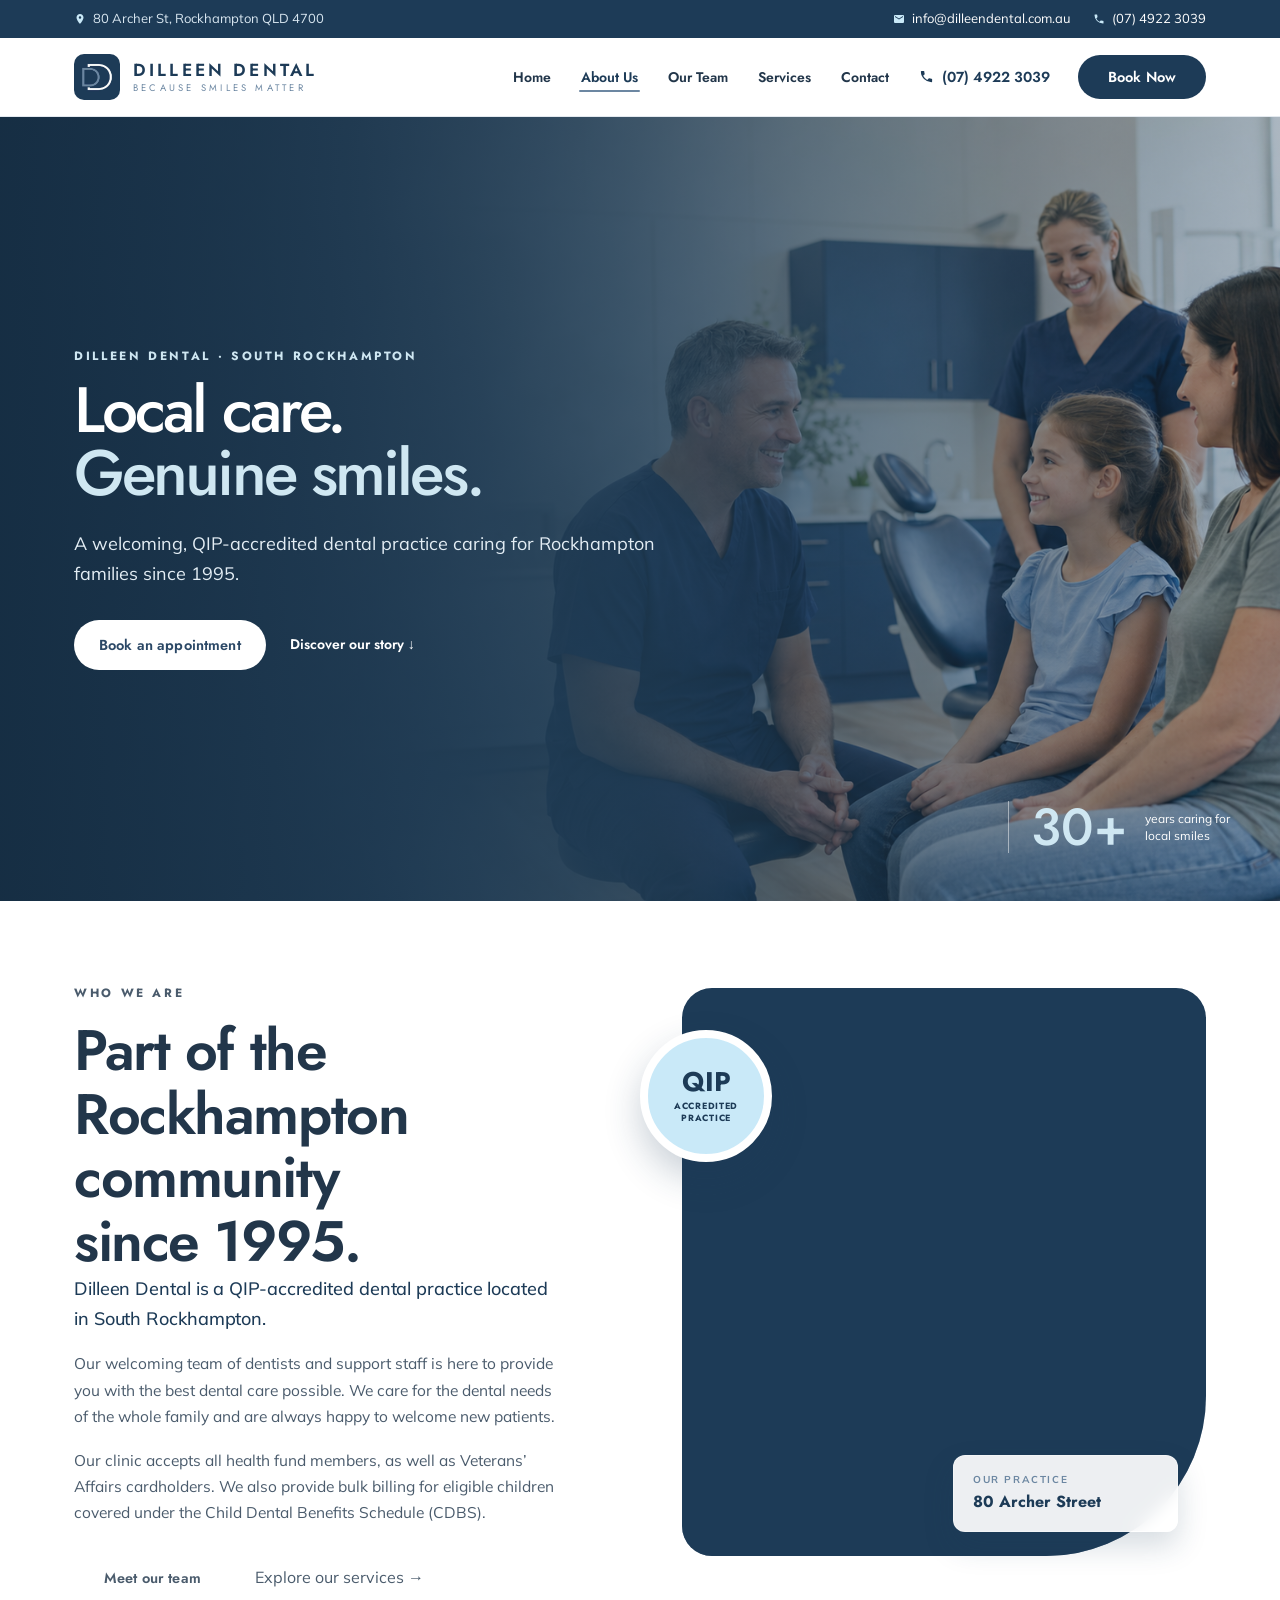
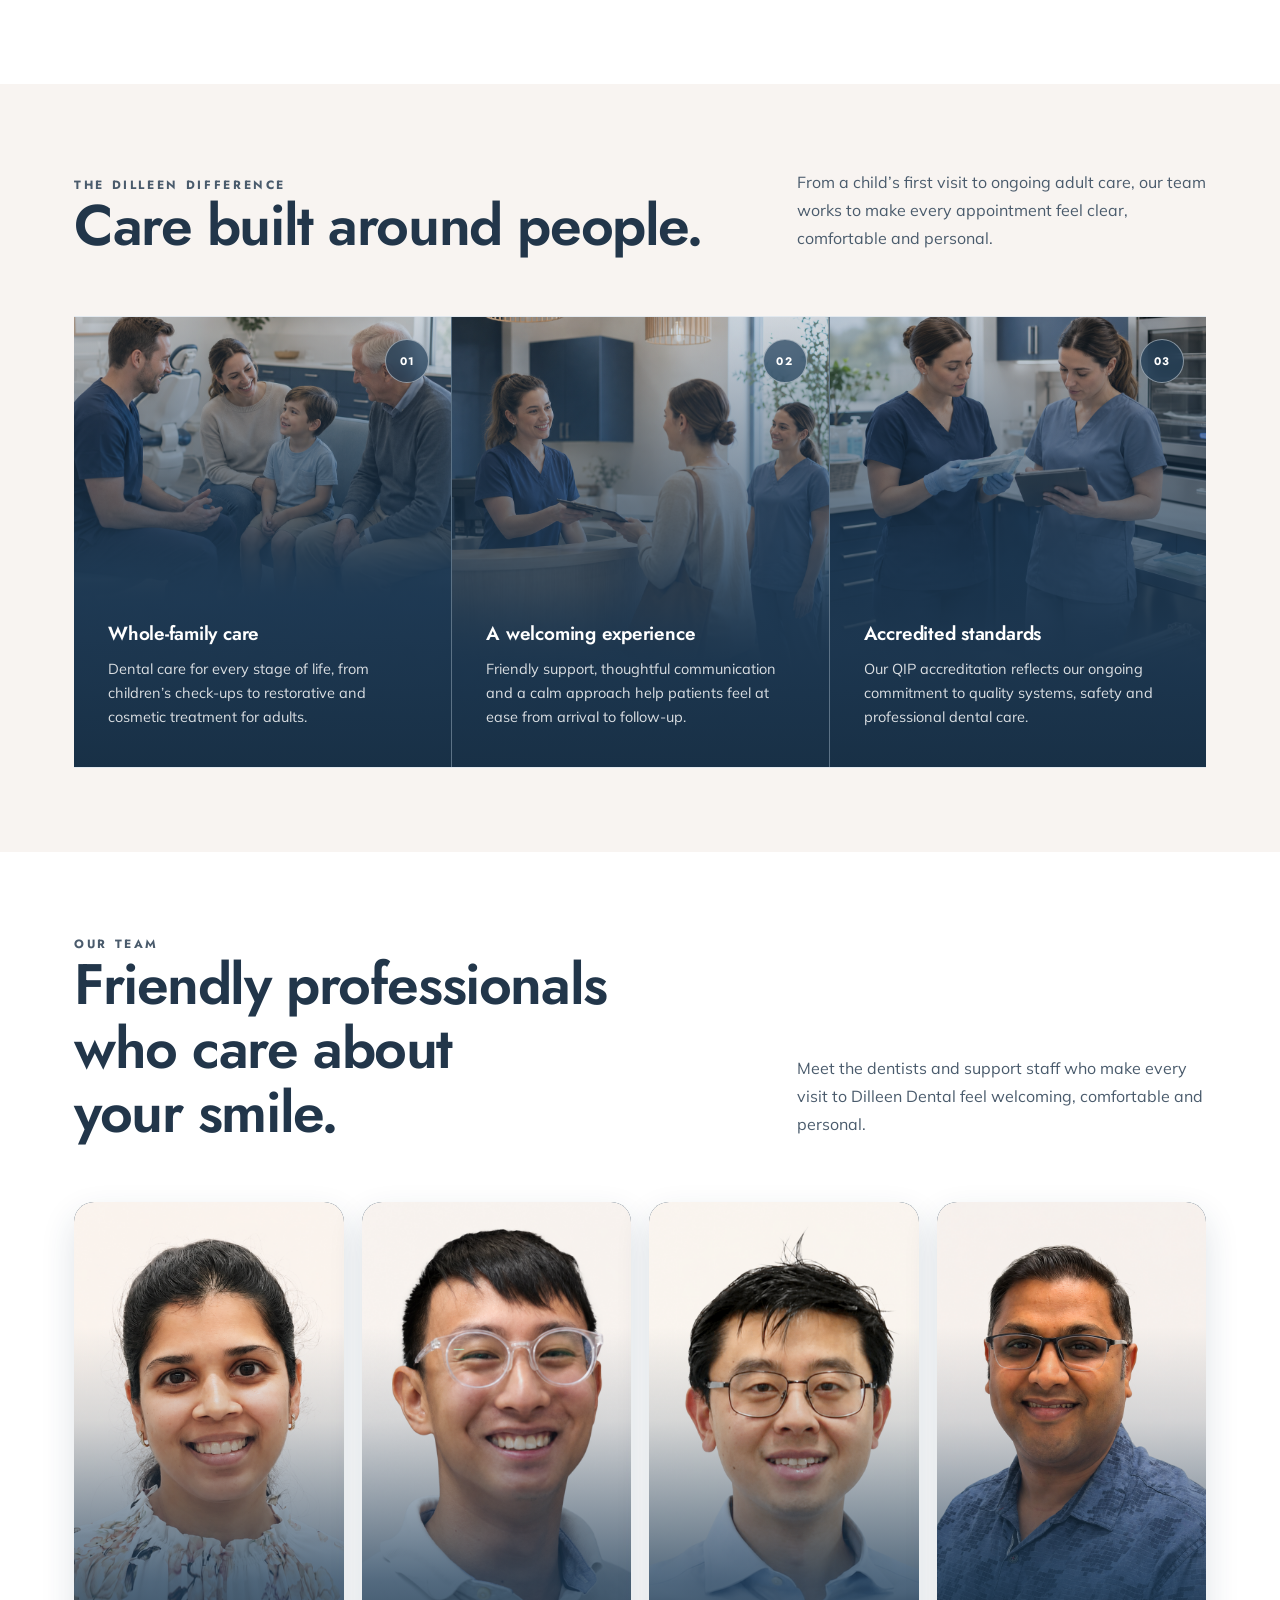
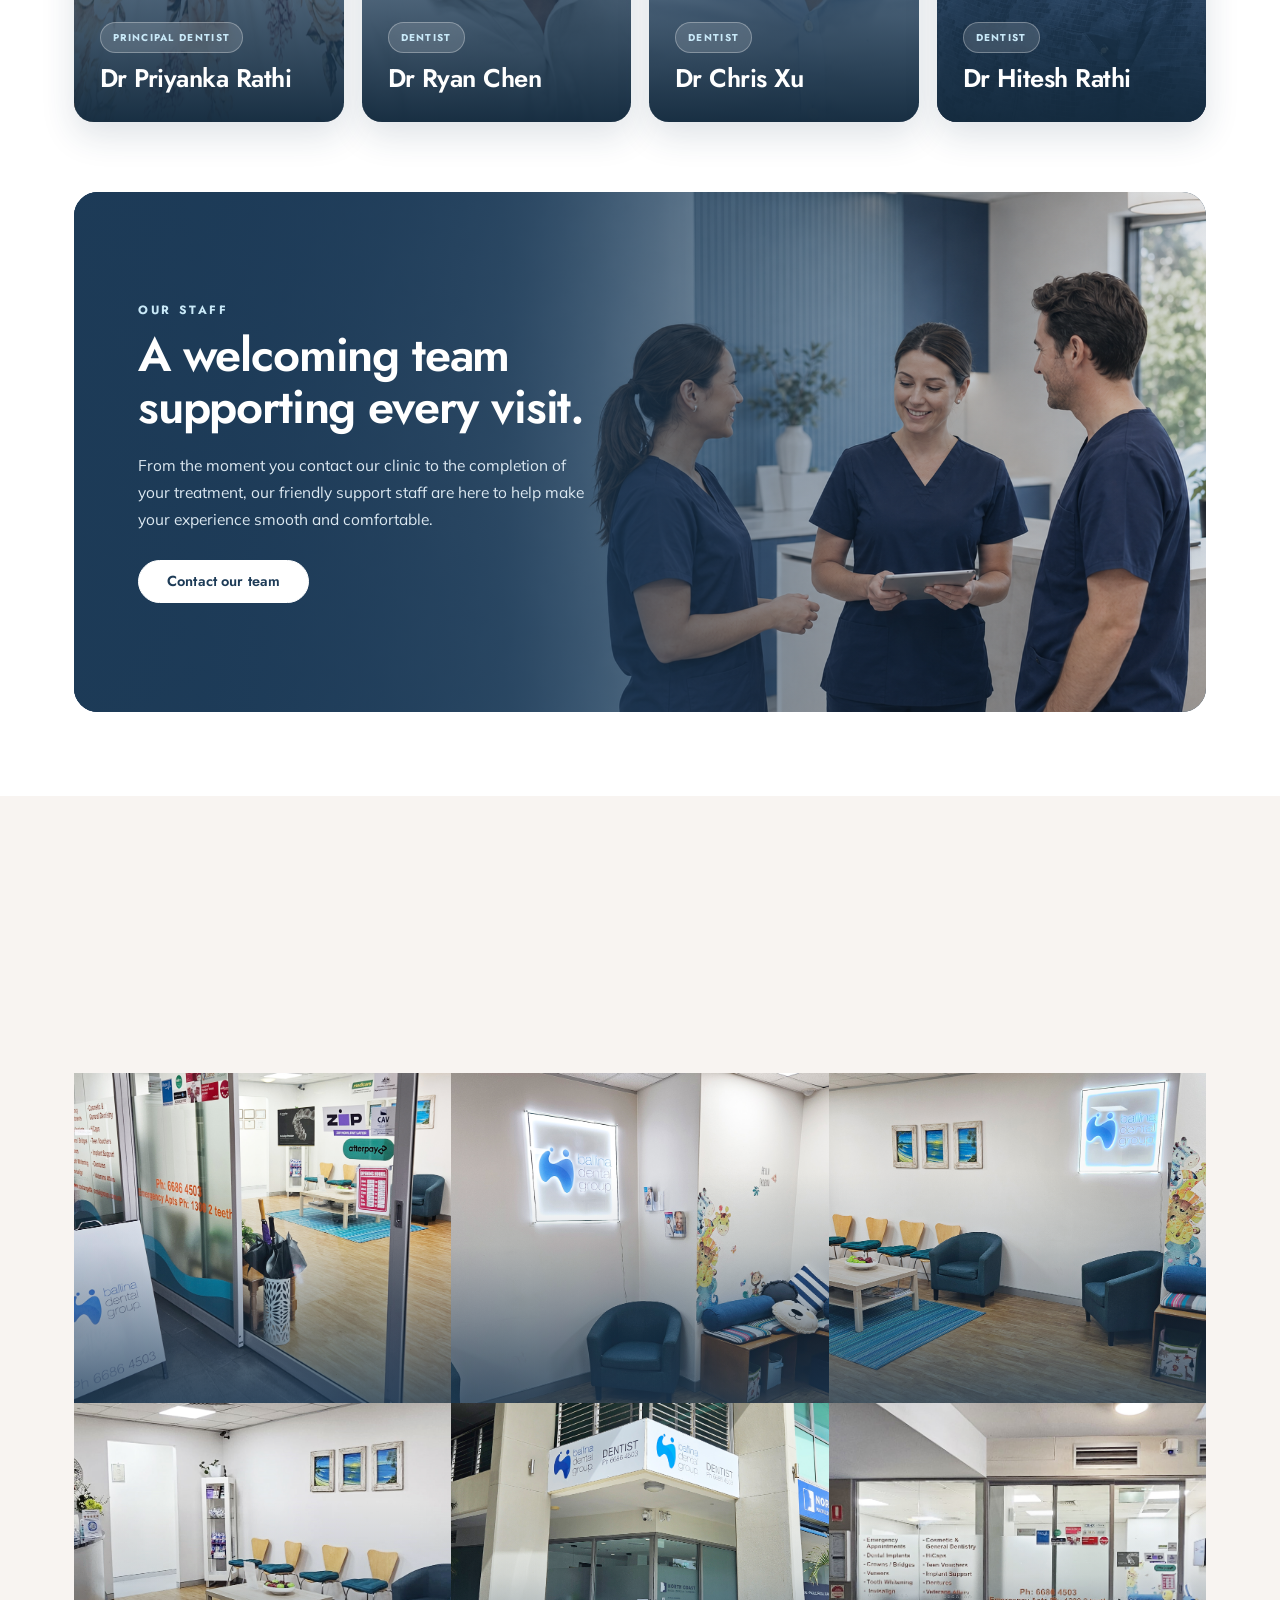
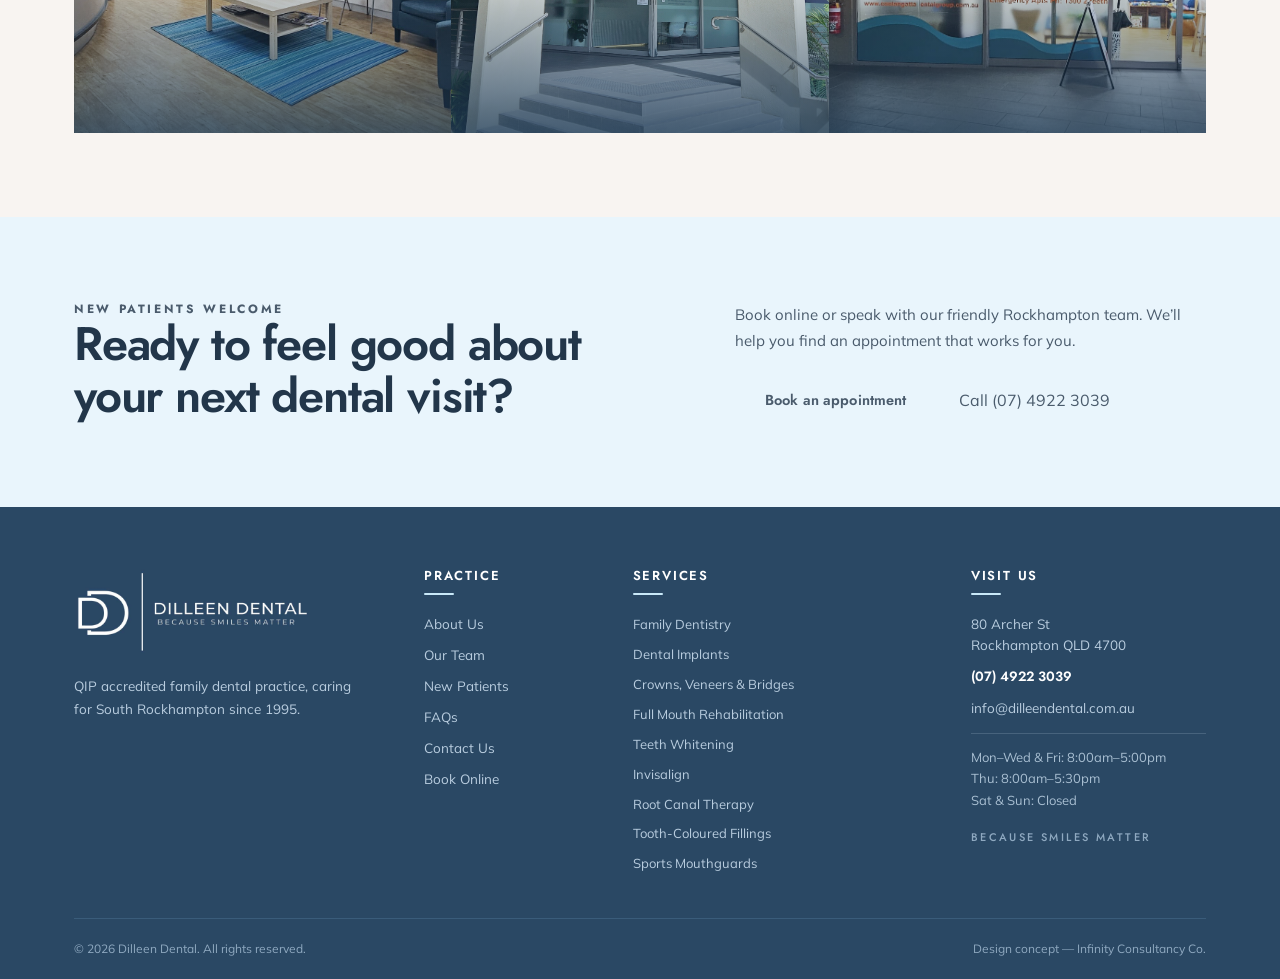
<file: about-us.html>
<!doctype html>
<html lang="en">
  <head>
    <meta charset="UTF-8" />
    <meta name="viewport" content="width=device-width, initial-scale=1.0" />
    <!-- TEMPORARY — prototype indexing block. This site is being developed on
         a Vercel preview domain. Remove this tag as LAUNCH CHECKLIST item #1
         once the production domain (https://dilleendental.com.au) is live.
         See LAUNCH_CHECKLIST.md. -->
    <meta name="robots" content="noindex, nofollow" />
    <meta
      name="description"
      content="Meet Dilleen Dental, a QIP-accredited South Rockhampton dental practice caring for local families since 1995."
    />
    <title>About Us | Dilleen Dental</title>
    <link rel="canonical" href="https://dilleendental.com.au/about-us.html" />

    <meta property="og:type" content="website" />
    <meta property="og:site_name" content="Dilleen Dental" />
    <meta property="og:locale" content="en_AU" />
    <meta property="og:url" content="https://dilleendental.com.au/about-us.html" />
    <meta property="og:title" content="About Us | Dilleen Dental" />
    <meta
      property="og:description"
      content="Meet Dilleen Dental, a QIP-accredited South Rockhampton dental practice caring for local families since 1995."
    />
    <meta
      property="og:image"
      content="https://dilleendental.com.au/images/blue-long-logo.png"
    />
    <meta name="twitter:card" content="summary_large_image" />
    <meta name="twitter:title" content="About Us | Dilleen Dental" />
    <meta
      name="twitter:description"
      content="Meet Dilleen Dental, a QIP-accredited South Rockhampton dental practice caring for local families since 1995."
    />
    <meta
      name="twitter:image"
      content="https://dilleendental.com.au/images/blue-long-logo.png"
    />

    <link
      rel="icon"
      href="images/blue-logo.png"
    />

    <link rel="preconnect" href="https://fonts.googleapis.com" />
    <link rel="preconnect" href="https://fonts.gstatic.com" crossorigin />
    <link
      href="https://fonts.googleapis.com/css2?family=Jost:wght@400;500;600;700&family=Mulish:wght@400;500;600;700&display=swap"
      rel="stylesheet"
    />
    <link rel="stylesheet" href="css/base.css" />
    <link rel="stylesheet" href="css/about-us.css" />
    <link rel="stylesheet" href="css/footer.css" />
    <link rel="stylesheet" href="css/global-header.css" />
    <link rel="stylesheet" href="css/global-typography.css" />

    <script type="application/ld+json">
    {
      "@context": "https://schema.org",
      "@graph": [
        {
          "@type": "Dentist",
          "@id": "https://dilleendental.com.au/#organization",
          "name": "Dilleen Dental",
          "url": "https://dilleendental.com.au/",
          "logo": "https://dilleendental.com.au/images/blue-long-logo.png",
          "telephone": "+61 7 4922 3039",
          "email": "info@dilleendental.com.au",
          "address": {
            "@type": "PostalAddress",
            "streetAddress": "80 Archer Street",
            "addressLocality": "Rockhampton",
            "addressRegion": "QLD",
            "postalCode": "4700",
            "addressCountry": "AU"
          }
        },
        {
          "@type": "BreadcrumbList",
          "itemListElement": [
            {
              "@type": "ListItem",
              "position": 1,
              "name": "Home",
              "item": "https://dilleendental.com.au/"
            },
            {
              "@type": "ListItem",
              "position": 2,
              "name": "About Us",
              "item": "https://dilleendental.com.au/about-us.html"
            }
          ]
        }
      ]
    }
    </script>
  </head>

  <body>
    <div id="top" class="site-topbar">
      <div class="wrap">
        <span class="site-topbar__item site-topbar__address"
          ><svg width="12" height="12" viewBox="0 0 24 24" fill="#c9e9f8">
            <path
              d="M12 2C8.1 2 5 5.1 5 9c0 5.2 7 13 7 13s7-7.8 7-13c0-3.9-3.1-7-7-7zm0 9.5A2.5 2.5 0 1 1 12 6.5a2.5 2.5 0 0 1 0 5z"
            /></svg
          >80 Archer St, Rockhampton QLD 4700</span
        >
        <span class="site-topbar__contacts">
          <a
            class="site-topbar__item site-topbar__email"
            href="mailto:info@dilleendental.com.au"
            ><svg width="12" height="12" viewBox="0 0 24 24" fill="#c9e9f8">
              <path
                d="M20 4H4a2 2 0 0 0-2 2v12a2 2 0 0 0 2 2h16a2 2 0 0 0 2-2V6a2 2 0 0 0-2-2zm0 4-8 5-8-5V6l8 5 8-5v2z"
              /></svg
            >info@dilleendental.com.au</a
          >
          <a class="site-topbar__item" href="tel:0749223039"
            ><svg width="12" height="12" viewBox="0 0 24 24" fill="#c9e9f8">
              <path
                d="M6.6 10.8a15.5 15.5 0 0 0 6.6 6.6l2.2-2.2a1 1 0 0 1 1-.25 11.4 11.4 0 0 0 3.6.57 1 1 0 0 1 1 1V20a1 1 0 0 1-1 1A17 17 0 0 1 3 4a1 1 0 0 1 1-1h3.5a1 1 0 0 1 1 1 11.4 11.4 0 0 0 .57 3.6 1 1 0 0 1-.25 1z"
              /></svg
            >(07) 4922 3039</a
          >
        </span>
      </div>
    </div>

    <header id="site-header" class="site-header">
      <div class="wrap site-nav">
        <a class="site-logo" href="index.html" aria-label="Dilleen Dental home">
          <img
            src="images/blue-logo.png"
            alt="Dilleen Dental monogram"
          />
          <span class="site-logo__text"
            ><b>DILLEEN DENTAL</b><span>BECAUSE SMILES MATTER</span></span
          >
        </a>
        <nav class="site-main-nav" id="site-main-nav" aria-label="Primary navigation">
          <a href="index.html">Home</a>
          <a href="about-us.html" aria-current="page">About Us</a>
          <a href="full-team.html">Our Team</a>
          <a href="services.html">Services</a>
          <a href="contact-team.html">Contact</a>
          <a class="site-main-nav__mobile-book" href="appointment.html">Book Appointment</a>
        </nav>
        <a class="site-header-phone" href="tel:0749223039"
          ><svg width="15" height="15" viewBox="0 0 24 24" fill="#1d3b57">
            <path
              d="M6.6 10.8a15.5 15.5 0 0 0 6.6 6.6l2.2-2.2a1 1 0 0 1 1-.25 11.4 11.4 0 0 0 3.6.57 1 1 0 0 1 1 1V20a1 1 0 0 1-1 1A17 17 0 0 1 3 4a1 1 0 0 1 1-1h3.5a1 1 0 0 1 1 1 11.4 11.4 0 0 0 .57 3.6 1 1 0 0 1-.25 1z"
            /></svg
          >(07) 4922 3039</a
        >
        <a class="btn navy site-book-button" href="appointment.html">Book Now</a>
        <button
          class="site-menu-toggle"
          id="site-menu-toggle"
          type="button"
          aria-label="Open navigation menu"
          aria-controls="site-main-nav"
          aria-expanded="false"
        >
          <span></span><span></span><span></span>
        </button>
      </div>
    </header>

  <main id="main-content">
      <section class="page-hero">
        <div class="page-hero__media" aria-hidden="true">
          <img src="images/who-we-are-bg.png" alt="" />
        </div>
        <div class="page-hero__overlay" aria-hidden="true"></div>
        <div class="wrap page-hero__content">
          <p class="page-hero__eyebrow">Dilleen Dental · South Rockhampton</p>
          <h1>Local care.<br /><em>Genuine smiles.</em></h1>
          <p class="page-hero__description">
            A welcoming, QIP-accredited dental practice caring for Rockhampton
            families since 1995.
          </p>
          <div class="page-hero__actions">
            <a class="page-hero__button" href="appointment.html#top">
              Book an appointment
            </a>
            <a class="page-hero__link" href="#who-we-are">
              Discover our story ↓
            </a>
          </div>
        </div>
        <div class="page-hero__stat">
          <strong class="page-hero__stat-number">30+</strong>
          <span class="page-hero__stat-text">
            years caring for<br />local smiles
          </span>
        </div>
      </section>

      <section class="who section" id="who-we-are">
        <div class="wrap who__grid">
          <div class="who__copy reveal">
            <p class="eyebrow">Who we are</p>
            <h2>Part of the Rockhampton community since 1995.</h2>
            <p class="lead">
              Dilleen Dental is a QIP-accredited dental practice located in
              South Rockhampton.
            </p>
            <p>
              Our welcoming team of dentists and support staff is here to
              provide you with the best dental care possible. We care for the
              dental needs of the whole family and are always happy to welcome
              new patients.
            </p>
            <p>
              Our clinic accepts all health fund members, as well as Veterans’
              Affairs cardholders. We also provide bulk billing for eligible
              children covered under the Child Dental Benefits Schedule (CDBS).
            </p>

            <div class="who__actions">
              <a class="btn btn--navy" href="full-team.html#our-dentists"
                >Meet our team</a
              >
              <a class="text-link" href="services.html#services-index"
                >Explore our services →</a
              >
            </div>
          </div>

          <div class="who__visual reveal">
            <div
              class="image-panel image-panel--slideshow"
              role="img"
              aria-label="Dilleen Dental team and clinic in South Rockhampton"
            >
              <img
                class="who-photo"
                src="images/about-us-1.png"
                alt=""
                aria-hidden="true"
              />

              <img
                class="who-photo"
                src="images/about-us-2.png"
                alt=""
                aria-hidden="true"
              />

              <img
                class="who-photo"
                src="images/about-us-3.png"
                alt=""
                aria-hidden="true"
              />
            </div>

            <div class="image-panel__label">
              <span>Our practice</span>
              <strong>80 Archer Street</strong>
            </div>

            <div class="accreditation-stamp" aria-label="QIP accredited">
              <span>QIP</span>
              <strong>Accredited<br />Practice</strong>
            </div>
          </div>
        </div>
      </section>

      <section class="values section">
        <div class="wrap">
          <div class="section-heading reveal">
            <div>
              <p class="eyebrow">The Dilleen difference</p>
              <h2>Care built around people.</h2>
            </div>
            <p>
              From a child’s first visit to ongoing adult care, our team works
              to make every appointment feel clear, comfortable and personal.
            </p>
          </div>

          <div class="values__grid">
            <!-- CARD 01 -->
            <article class="value value--family reveal">
              <span class="value__number">01</span>

              <div class="value__content">
                <h3>Whole-family care</h3>
                <p>
                  Dental care for every stage of life, from children’s check-ups
                  to restorative and cosmetic treatment for adults.
                </p>
              </div>
            </article>

            <!-- CARD 02 -->
            <article class="value value--welcome reveal">
              <span class="value__number">02</span>

              <div class="value__content">
                <h3>A welcoming experience</h3>
                <p>
                  Friendly support, thoughtful communication and a calm approach
                  help patients feel at ease from arrival to follow-up.
                </p>
              </div>
            </article>

            <!-- CARD 03 -->
            <article class="value value--standards reveal">
              <span class="value__number">03</span>

              <div class="value__content">
                <h3>Accredited standards</h3>
                <p>
                  Our QIP accreditation reflects our ongoing commitment to
                  quality systems, safety and professional dental care.
                </p>
              </div>
            </article>
          </div>
        </div>
      </section>

      <section class="about-team section" id="our-team">
        <div class="wrap">
          <div class="section-heading reveal">
            <div>
              <p class="eyebrow">Our team</p>
              <h2>Friendly professionals who care about your smile.</h2>
            </div>

            <p>
              Meet the dentists and support staff who make every visit to
              Dilleen Dental feel welcoming, comfortable and personal.
            </p>
          </div>

          <!-- DENTISTS -->
          <div class="about-team__grid">
            <!-- DR PRIYANKA RATHI -->
            <article class="about-team__member reveal">
              <img
                class="about-team__image"
                src="images/dr-priyanka-2.png"
                alt="Dr Priyanka Rathi, Principal Dentist at Dilleen Dental"
                loading="lazy"
              />

              <div class="about-team__overlay"></div>

              <div class="about-team__content">
                <span class="about-team__role">Principal Dentist</span>
                <h3>Dr Priyanka Rathi</h3>
              </div>
            </article>
            <!-- DR RYAN CHEN -->
            <article class="about-team__member reveal">
              <img
                class="about-team__image"
                src="images/dr.ryan.png"
                alt="Dr Ryan Chen, Dentist at Dilleen Dental"
                loading="lazy"
              />

              <div class="about-team__overlay"></div>

              <div class="about-team__content">
                <span class="about-team__role">Dentist</span>
                <h3>Dr Ryan Chen</h3>
              </div>
            </article>
            <!-- DR CHRIS XU -->
            <article class="about-team__member reveal">
              <img
                class="about-team__image"
                src="images/dr-chris-2.png"
                alt="Dr Chris Xu, Dentist at Dilleen Dental"
                loading="lazy"
              />

              <div class="about-team__overlay"></div>

              <div class="about-team__content">
                <span class="about-team__role">Dentist</span>
                <h3>Dr Chris Xu</h3>
              </div>
            </article>

            <!-- DR HITESHI RATHI -->
            <article class="about-team__member reveal">
              <img
                class="about-team__image"
                src="images/dr-hetish.png"
                alt="Dr Hitesh Rathi, Dentist at Dilleen Dental"
                loading="lazy"
              />

              <div class="about-team__overlay"></div>

              <div class="about-team__content">
                <span class="about-team__role">Dentist</span>
                <h3>Dr Hitesh Rathi</h3>
              </div>
            </article>
          </div>

          <!-- STAFF GROUP -->
          <div class="about-staff reveal">
            <div class="about-staff__image">
              <img
                src="images/our-staff-temp.png"
                alt="The Dilleen Dental support staff"
                loading="lazy"
              />

              <div class="about-staff__overlay"></div>

              <div class="about-staff__content">
                <p class="eyebrow">Our staff</p>

                <h2>A welcoming team supporting every visit.</h2>

                <p>
                  From the moment you contact our clinic to the completion of
                  your treatment, our friendly support staff are here to help
                  make your experience smooth and comfortable.
                </p>

                <a class="btn btn--light" href="index.html#contact">
                  Contact our team
                </a>
              </div>
            </div>
          </div>
        </div>
      </section>
      <section class="clinic section">
        <div class="wrap">
          <div class="section-heading section-heading--clinic reveal">
            <div>
              <p class="eyebrow">Inside Dilleen Dental</p>
              <h2>A familiar clinic, made for comfortable care.</h2>
            </div>

            <p>
              Find us on the corner of Archer and Campbell Streets, directly
              across from Lifeline.
            </p>
          </div>

          <div class="clinic-gallery">
            <figure class="clinic-photo clinic-photo--one"></figure>

            <figure class="clinic-photo clinic-photo--two"></figure>

            <figure class="clinic-photo clinic-photo--three"></figure>

            <figure class="clinic-photo clinic-photo--four"></figure>

            <figure class="clinic-photo clinic-photo--five"></figure>

            <figure class="clinic-photo clinic-photo--six"></figure>
          </div>
        </div>
      </section>

      <section class="visit section">
        <div class="wrap visit__inner reveal">
          <div>
            <p class="eyebrow">New patients welcome</p>
            <h2>Ready to feel good about your next dental visit?</h2>
          </div>
          <div class="visit__action">
            <p>
              Book online or speak with our friendly Rockhampton team. We’ll
              help you find an appointment that works for you.
            </p>
            <div>
              <a
                class="btn btn--navy"
                href="appointment.html#top"
              >
                Book an appointment
              </a>
              <a class="text-link" href="tel:0749223039">
                Call (07) 4922 3039
              </a>
            </div>
          </div>
        </div>
      </section>
    </main>

     <footer>
      <div class="wrap">
        <div class="top">
          <div>
            <img
              class="lockup"
              src="images/blue-long-logo.png"
              alt="Dilleen Dental — Because Smiles Matter"
            />
            <p class="footer-intro">
              QIP accredited family dental practice, caring for South
              Rockhampton since 1995.
            </p>
          </div>
          <div>
            <h4>Practice</h4>
            <ul>
              <li><a href="about-us.html#top">About Us</a></li>
              <li><a href="full-team.html#top">Our Team</a></li>
              <li><a href="new-patients.html#top">New Patients</a></li>
              <li><a href="faq.html#top" aria-current="page">FAQs</a></li>
              <li><a href="contact-team.html#top">Contact Us</a></li>
              <li><a href="appointment.html#top">Book Online</a></li>
            </ul>
          </div>
          <div>
            <h4>Services</h4>
            <ul class="footer-services">
              <li>
                <a href="services.html#family-dentistry">Family Dentistry</a>
              </li>
              <li>
                <a href="services.html#dental-implants">Dental Implants</a>
              </li>
              <li>
                <a href="services.html#crowns-veneers"
                  >Crowns, Veneers &amp; Bridges</a
                >
              </li>
              <li>
                <a href="services.html#full-mouth-rehabilitation"
                  >Full Mouth Rehabilitation</a
                >
              </li>
              <li>
                <a href="services.html#teeth-whitening">Teeth Whitening</a>
              </li>
              <li><a href="services.html#invisalign">Invisalign</a></li>
              <li>
                <a href="services.html#root-canal-therapy"
                  >Root Canal Therapy</a
                >
              </li>
              <li>
                <a href="services.html#tooth-coloured-fillings"
                  >Tooth-Coloured Fillings</a
                >
              </li>
              <li>
                <a href="services.html#sports-mouthguards"
                  >Sports Mouthguards</a
                >
              </li>
            </ul>
          </div>
          <div>
            <h4>Visit Us</h4>
            <ul>
              <li>80 Archer St<br />Rockhampton QLD 4700</li>
              <li><a href="tel:0749223039">(07) 4922 3039</a></li>
              <li>
                <a href="mailto:info@dilleendental.com.au"
                  >info@dilleendental.com.au</a
                >
              </li>
              <li class="footer-hours">
                Mon–Wed &amp; Fri: 8:00am–5:00pm<br />Thu: 8:00am–5:30pm<br />Sat
                &amp; Sun: Closed
              </li>
            </ul>
            <div class="tag">Because Smiles Matter</div>
          </div>
        </div>
        <div class="base">
          <span
            >© <span id="year">2026</span> Dilleen Dental. All rights
            reserved.</span
          >
          <span>Design concept — Infinity Consultancy Co.</span>
        </div>
      </div>
    </footer>
    <script src="js/global-header.js"></script>
    <script src="js/about-us.js"></script>
  </body>
</html>
</file>
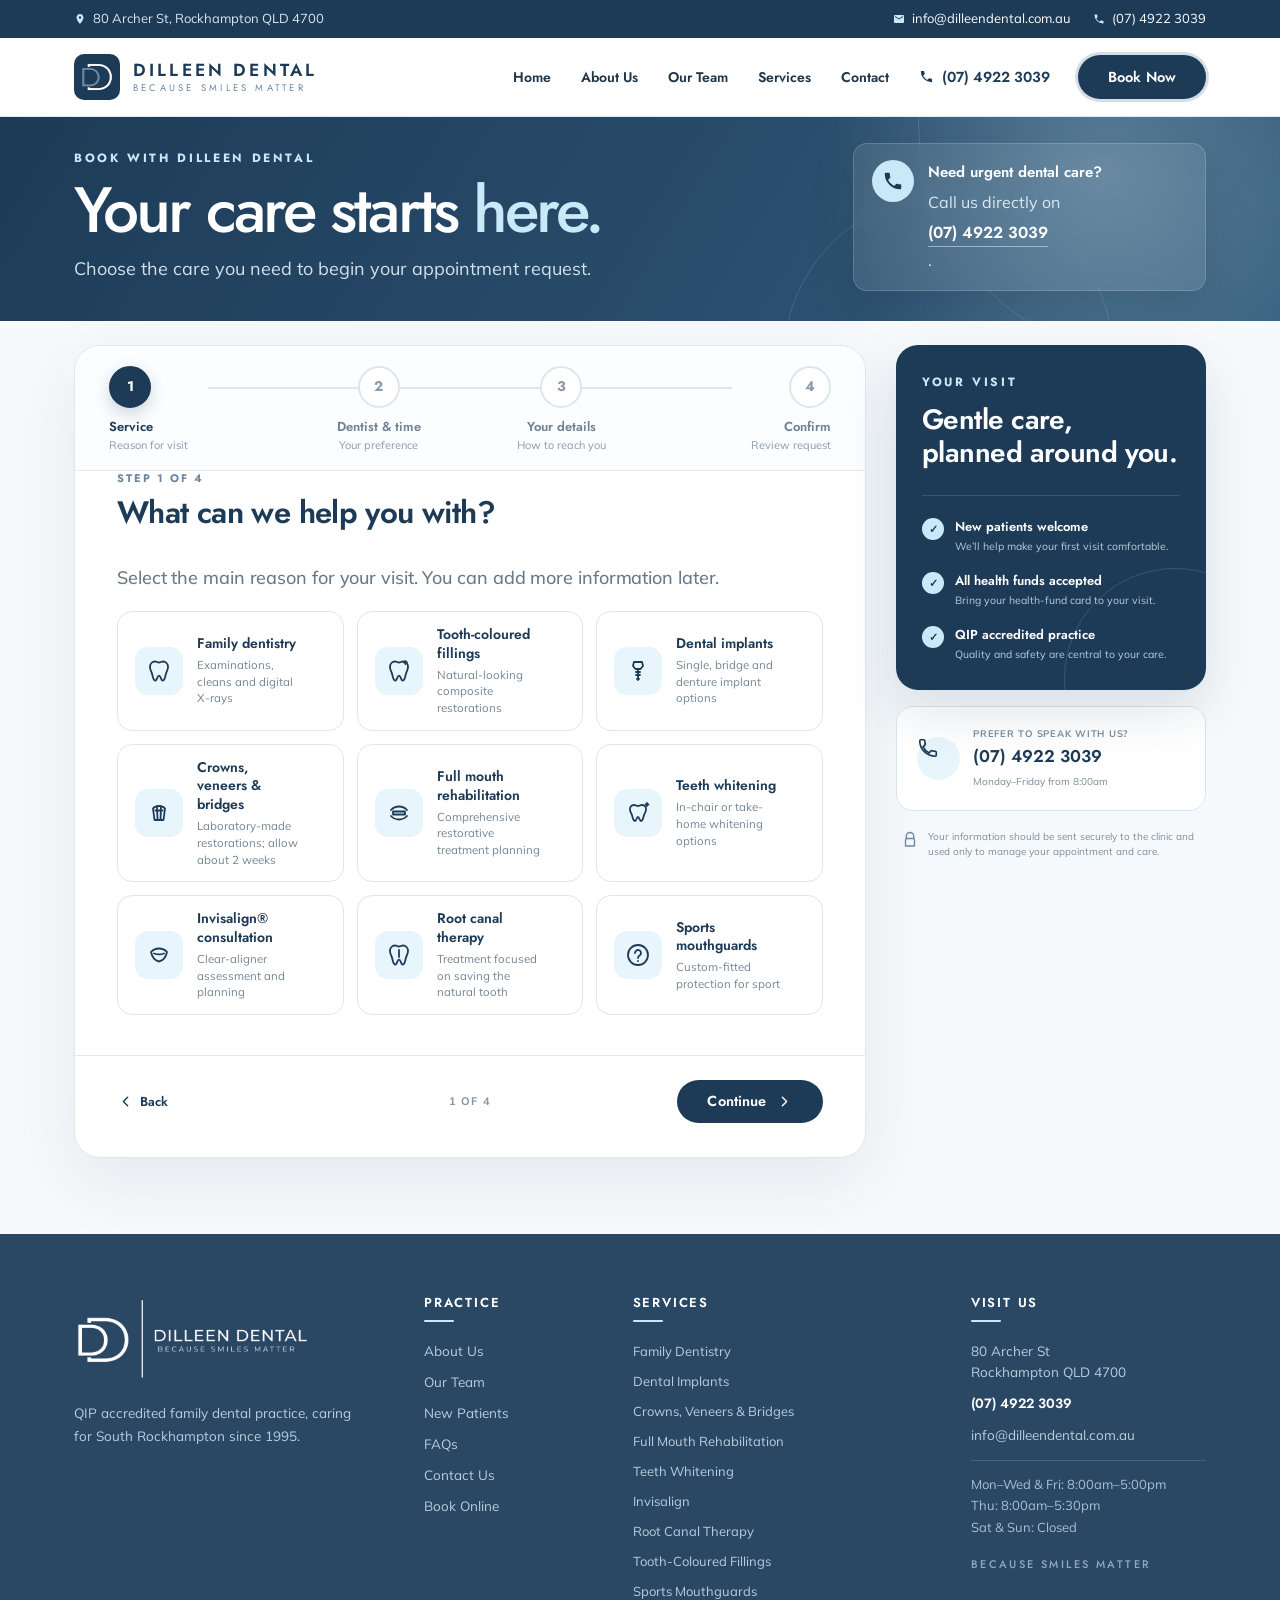
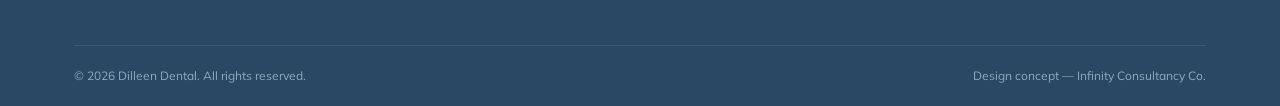
<file: appointment.html>
<!doctype html>
<html lang="en">
  <head>
    <meta charset="UTF-8" />
    <meta name="viewport" content="width=device-width, initial-scale=1.0" />
    <!-- TEMPORARY — prototype indexing block. This site is being developed on
         a Vercel preview domain. Remove this tag as LAUNCH CHECKLIST item #1
         once the production domain (https://dilleendental.com.au) is live.
         See LAUNCH_CHECKLIST.md. -->
    <meta name="robots" content="noindex, nofollow" />
    <meta
      name="description"
      content="Request an appointment with Dilleen Dental in Rockhampton. Choose your service, preferred dentist and time, then confirm your details."
    />
    <title>Book an Appointment | Dilleen Dental</title>
    <link rel="canonical" href="https://dilleendental.com.au/appointment.html" />

    <meta property="og:type" content="website" />
    <meta property="og:site_name" content="Dilleen Dental" />
    <meta property="og:locale" content="en_AU" />
    <meta property="og:url" content="https://dilleendental.com.au/appointment.html" />
    <meta property="og:title" content="Book an Appointment | Dilleen Dental" />
    <meta
      property="og:description"
      content="Request an appointment with Dilleen Dental in Rockhampton. Choose your service, preferred dentist and time, then confirm your details."
    />
    <meta
      property="og:image"
      content="https://dilleendental.com.au/images/blue-long-logo.png"
    />
    <meta name="twitter:card" content="summary_large_image" />
    <meta name="twitter:title" content="Book an Appointment | Dilleen Dental" />
    <meta
      name="twitter:description"
      content="Request an appointment with Dilleen Dental in Rockhampton. Choose your service, preferred dentist and time, then confirm your details."
    />
    <meta
      name="twitter:image"
      content="https://dilleendental.com.au/images/blue-long-logo.png"
    />

    <link
      rel="icon"
      href="images/blue-logo.png"
    />

    <link rel="preconnect" href="https://fonts.googleapis.com" />
    <link rel="preconnect" href="https://fonts.gstatic.com" crossorigin />
    <link
      href="https://fonts.googleapis.com/css2?family=Jost:wght@400;500;600;700&family=Mulish:wght@400;500;600;700&display=swap"
      rel="stylesheet"
    />

    <link rel="stylesheet" href="css/base.css" />
    <link rel="stylesheet" href="css/footer.css" />
    <link rel="stylesheet" href="css/appointment.css" />
    <link rel="stylesheet" href="css/global-header.css" />
    <link rel="stylesheet" href="css/global-typography.css" />

    <script type="application/ld+json">
    {
      "@context": "https://schema.org",
      "@graph": [
        {
          "@type": "Dentist",
          "@id": "https://dilleendental.com.au/#organization",
          "name": "Dilleen Dental",
          "url": "https://dilleendental.com.au/"
        },
        {
          "@type": "BreadcrumbList",
          "itemListElement": [
            {
              "@type": "ListItem",
              "position": 1,
              "name": "Home",
              "item": "https://dilleendental.com.au/"
            },
            {
              "@type": "ListItem",
              "position": 2,
              "name": "Book an Appointment",
              "item": "https://dilleendental.com.au/appointment.html"
            }
          ]
        }
      ]
    }
    </script>
  </head>

  <body>
    <div id="top" class="site-topbar">
      <div class="wrap">
        <span class="site-topbar__item site-topbar__address"
          ><svg width="12" height="12" viewBox="0 0 24 24" fill="#c9e9f8">
            <path
              d="M12 2C8.1 2 5 5.1 5 9c0 5.2 7 13 7 13s7-7.8 7-13c0-3.9-3.1-7-7-7zm0 9.5A2.5 2.5 0 1 1 12 6.5a2.5 2.5 0 0 1 0 5z"
            /></svg
          >80 Archer St, Rockhampton QLD 4700</span
        >
        <span class="site-topbar__contacts">
          <a
            class="site-topbar__item site-topbar__email"
            href="mailto:info@dilleendental.com.au"
            ><svg width="12" height="12" viewBox="0 0 24 24" fill="#c9e9f8">
              <path
                d="M20 4H4a2 2 0 0 0-2 2v12a2 2 0 0 0 2 2h16a2 2 0 0 0 2-2V6a2 2 0 0 0-2-2zm0 4-8 5-8-5V6l8 5 8-5v2z"
              /></svg
            >info@dilleendental.com.au</a
          >
          <a class="site-topbar__item" href="tel:0749223039"
            ><svg width="12" height="12" viewBox="0 0 24 24" fill="#c9e9f8">
              <path
                d="M6.6 10.8a15.5 15.5 0 0 0 6.6 6.6l2.2-2.2a1 1 0 0 1 1-.25 11.4 11.4 0 0 0 3.6.57 1 1 0 0 1 1 1V20a1 1 0 0 1-1 1A17 17 0 0 1 3 4a1 1 0 0 1 1-1h3.5a1 1 0 0 1 1 1 11.4 11.4 0 0 0 .57 3.6 1 1 0 0 1-.25 1z"
              /></svg
            >(07) 4922 3039</a
          >
        </span>
      </div>
    </div>

    <header id="site-header" class="site-header">
      <div class="wrap site-nav">
        <a class="site-logo" href="index.html" aria-label="Dilleen Dental home">
          <img
            src="images/blue-logo.png"
            alt="Dilleen Dental monogram"
          />
          <span class="site-logo__text"
            ><b>DILLEEN DENTAL</b><span>BECAUSE SMILES MATTER</span></span
          >
        </a>
        <nav class="site-main-nav" id="site-main-nav" aria-label="Primary navigation">
          <a href="index.html">Home</a>
          <a href="about-us.html">About Us</a>
          <a href="full-team.html">Our Team</a>
          <a href="services.html">Services</a>
          <a href="contact-team.html">Contact</a>
          <a class="site-main-nav__mobile-book" href="appointment.html" aria-current="page">Book Appointment</a>
        </nav>
        <a class="site-header-phone" href="tel:0749223039"
          ><svg width="15" height="15" viewBox="0 0 24 24" fill="#1d3b57">
            <path
              d="M6.6 10.8a15.5 15.5 0 0 0 6.6 6.6l2.2-2.2a1 1 0 0 1 1-.25 11.4 11.4 0 0 0 3.6.57 1 1 0 0 1 1 1V20a1 1 0 0 1-1 1A17 17 0 0 1 3 4a1 1 0 0 1 1-1h3.5a1 1 0 0 1 1 1 11.4 11.4 0 0 0 .57 3.6 1 1 0 0 1-.25 1z"
            /></svg
          >(07) 4922 3039</a
        >
        <a class="btn navy site-book-button" href="appointment.html" aria-current="page"
          >Book Now</a
        >
        <button
          class="site-menu-toggle"
          id="site-menu-toggle"
          type="button"
          aria-label="Open navigation menu"
          aria-controls="site-main-nav"
          aria-expanded="false"
        >
          <span></span><span></span><span></span>
        </button>
      </div>
    </header>

    <main class="appointment-page">
      <section class="appointment-intro">
        <div class="wrap appointment-intro__content">
          <div>
            <p class="appointment-eyebrow">Book with Dilleen Dental</p>
            <h1>Your care starts <em>here.</em></h1>
            <p>
              Choose the care you need to begin your appointment request.
            </p>
          </div>

          <div class="appointment-intro__note">
            <span class="appointment-intro__icon" aria-hidden="true">
              <svg width="22" height="22" viewBox="0 0 24 24">
                <path
                  fill="currentColor"
                  d="M6.62 10.79a15.46 15.46 0 0 0 6.59 6.59l2.2-2.2a1 1 0 0 1 1.02-.24c1.12.37 2.33.57 3.57.57a1 1 0 0 1 1 1V20a1 1 0 0 1-1 1A17 17 0 0 1 3 4a1 1 0 0 1 1-1h3.5a1 1 0 0 1 1 1c0 1.25.2 2.45.57 3.57a1 1 0 0 1-.25 1.02l-2.2 2.2Z"
                />
              </svg>
            </span>
            <span>
              <strong>Need urgent dental care?</strong>
              Call us directly on <a href="tel:0749223039">(07) 4922 3039</a>.
            </span>
          </div>
        </div>
      </section>

      <section class="booking-section" aria-labelledby="booking-title">
        <div class="wrap">
          <div class="booking-layout">
            <div class="booking-card">
              <div class="booking-progress" aria-label="Appointment progress">
                <div class="booking-progress__bar" aria-hidden="true">
                  <span id="progressBar"></span>
                </div>

                <ol>
                  <li class="is-active" data-progress-step="1">
                    <span>1</span>
                    <div>
                      <b>Service</b>
                      <small>Reason for visit</small>
                    </div>
                  </li>
                  <li data-progress-step="2">
                    <span>2</span>
                    <div>
                      <b>Dentist &amp; time</b>
                      <small>Your preference</small>
                    </div>
                  </li>
                  <li data-progress-step="3">
                    <span>3</span>
                    <div>
                      <b>Your details</b>
                      <small>How to reach you</small>
                    </div>
                  </li>
                  <li data-progress-step="4">
                    <span>4</span>
                    <div>
                      <b>Confirm</b>
                      <small>Review request</small>
                    </div>
                  </li>
                </ol>
              </div>

              <form id="appointmentForm" novalidate>
                <h2 id="booking-title" class="visually-hidden">
                  Request a dental appointment
                </h2>

                <div
                  class="form-message"
                  id="formMessage"
                  role="alert"
                  aria-live="polite"
                  hidden
                ></div>

                <fieldset class="booking-step" data-step="1">
                  <legend>
                    <span class="booking-step__count">Step 1 of 4</span>
                    What can we help you with?
                  </legend>
                  <p class="booking-step__lead">
                    Select the main reason for your visit. You can add more
                    information later.
                  </p>

                  <div class="service-options">
                    <label class="choice-card choice-card--service">
                      <input
                        type="radio"
                        name="service"
                        value="Family Dentistry"
                        required
                      />
                      <span class="choice-card__check" aria-hidden="true">✓</span>
                      <span class="choice-card__icon" aria-hidden="true">
                        <svg width="24" height="24" viewBox="0 0 24 24">
                          <path
                            fill="none"
                            stroke="currentColor"
                            stroke-linecap="round"
                            stroke-linejoin="round"
                            stroke-width="1.8"
                            d="M12 3.5c-1.5 0-2.4-1-4.1-1C5.3 2.5 3 4.7 3 8c0 2.7 1.2 4.3 2 6.6.9 2.5 1 6.9 3.4 6.9 1.8 0 1.7-4.8 3.6-4.8s1.8 4.8 3.6 4.8c2.4 0 2.5-4.4 3.4-6.9.8-2.3 2-3.9 2-6.6 0-3.3-2.3-5.5-4.9-5.5-1.7 0-2.6 1-4.1 1Z"
                          />
                        </svg>
                      </span>
                      <span>
                        <b>Family dentistry</b>
                        <small>Examinations, cleans and digital X-rays</small>
                      </span>
                    </label>

                    <label class="choice-card choice-card--service">
                      <input
                        type="radio"
                        name="service"
                        value="Tooth-Coloured Fillings"
                      />
                      <span class="choice-card__check" aria-hidden="true">✓</span>
                      <span class="choice-card__icon" aria-hidden="true">
                        <svg width="24" height="24" viewBox="0 0 24 24">
                          <path
                            fill="none"
                            stroke="currentColor"
                            stroke-linecap="round"
                            stroke-linejoin="round"
                            stroke-width="1.8"
                            d="M12 3.5c-1.5 0-2.4-1-4.1-1C5.3 2.5 3 4.7 3 8c0 2.7 1.2 4.3 2 6.6.9 2.5 1 6.9 3.4 6.9 1.8 0 1.7-4.8 3.6-4.8s1.8 4.8 3.6 4.8c2.4 0 2.5-4.4 3.4-6.9.8-2.3 2-3.9 2-6.6 0-3.3-2.3-5.5-4.9-5.5-1.7 0-2.6 1-4.1 1Z"
                          />
                          <path
                            fill="none"
                            stroke="currentColor"
                            stroke-linecap="round"
                            stroke-width="1.8"
                            d="M18.5 2v3M17 3.5h3"
                          />
                        </svg>
                      </span>
                      <span>
                        <b>Tooth-coloured fillings</b>
                        <small>Natural-looking composite restorations</small>
                      </span>
                    </label>

                    <label class="choice-card choice-card--service">
                      <input
                        type="radio"
                        name="service"
                        value="Dental Implants"
                      />
                      <span class="choice-card__check" aria-hidden="true">✓</span>
                      <span class="choice-card__icon" aria-hidden="true">
                        <svg width="24" height="24" viewBox="0 0 24 24">
                          <path
                            fill="none"
                            stroke="currentColor"
                            stroke-linecap="round"
                            stroke-linejoin="round"
                            stroke-width="1.8"
                            d="M8 3h8l1 4-2.5 3H9.5L7 7l1-4Zm4 7v11m-2-8h4m-4 3h4m-3 4h2"
                          />
                        </svg>
                      </span>
                      <span>
                        <b>Dental implants</b>
                        <small>Single, bridge and denture implant options</small>
                      </span>
                    </label>

                    <label class="choice-card choice-card--service">
                      <input
                        type="radio"
                        name="service"
                        value="Crowns, Veneers & Bridges"
                      />
                      <span class="choice-card__check" aria-hidden="true">✓</span>
                      <span class="choice-card__icon" aria-hidden="true">
                        <svg width="24" height="24" viewBox="0 0 24 24">
                          <path
                            fill="none"
                            stroke="currentColor"
                            stroke-linecap="round"
                            stroke-linejoin="round"
                            stroke-width="1.8"
                            d="M6 7.5C7.5 5.7 9.5 5 12 5s4.5.7 6 2.5L16.5 19h-9L6 7.5Zm2.5 2h7M10 5l.5 14M14 5l-.5 14"
                          />
                        </svg>
                      </span>
                      <span>
                        <b>Crowns, veneers &amp; bridges</b>
                        <small>Laboratory-made restorations; allow about 2 weeks</small>
                      </span>
                    </label>

                    <label class="choice-card choice-card--service">
                      <input
                        type="radio"
                        name="service"
                        value="Full Mouth Rehabilitation"
                      />
                      <span class="choice-card__check" aria-hidden="true">✓</span>
                      <span class="choice-card__icon" aria-hidden="true">
                        <svg width="24" height="24" viewBox="0 0 24 24">
                          <path
                            fill="none"
                            stroke="currentColor"
                            stroke-linecap="round"
                            stroke-linejoin="round"
                            stroke-width="1.8"
                            d="M4 9c2.2-2.3 4.9-3.5 8-3.5S17.8 6.7 20 9M4 15c2.2 2.3 4.9 3.5 8 3.5s5.8-1.2 8-3.5M6 10.5h12v3H6z"
                          />
                        </svg>
                      </span>
                      <span>
                        <b>Full mouth rehabilitation</b>
                        <small>Comprehensive restorative treatment planning</small>
                      </span>
                    </label>

                    <label class="choice-card choice-card--service">
                      <input
                        type="radio"
                        name="service"
                        value="Teeth Whitening"
                      />
                      <span class="choice-card__check" aria-hidden="true">✓</span>
                      <span class="choice-card__icon" aria-hidden="true">
                        <svg width="24" height="24" viewBox="0 0 24 24">
                          <path
                            fill="none"
                            stroke="currentColor"
                            stroke-linecap="round"
                            stroke-linejoin="round"
                            stroke-width="1.8"
                            d="M12 5c-1.4 0-2.3-1-4-1C5.2 4 3.5 6.3 4 9.2c.3 2 1.3 3.2 2 5 .8 2.2.9 5.8 3 5.8 1.5 0 1.5-4 3-4s1.5 4 3 4c2.1 0 2.2-3.6 3-5.8.7-1.8 1.7-3 2-5C20.5 6.3 18.8 4 16 4c-1.7 0-2.6 1-4 1Z"
                          />
                          <path
                            fill="none"
                            stroke="currentColor"
                            stroke-linecap="round"
                            stroke-width="1.8"
                            d="M21 2v3m-1.5-1.5h3"
                          />
                        </svg>
                      </span>
                      <span>
                        <b>Teeth whitening</b>
                        <small>In-chair or take-home whitening options</small>
                      </span>
                    </label>

                    <label class="choice-card choice-card--service">
                      <input
                        type="radio"
                        name="service"
                        value="Invisalign Consultation"
                      />
                      <span class="choice-card__check" aria-hidden="true">✓</span>
                      <span class="choice-card__icon" aria-hidden="true">
                        <svg width="24" height="24" viewBox="0 0 24 24">
                          <path
                            fill="none"
                            stroke="currentColor"
                            stroke-linecap="round"
                            stroke-linejoin="round"
                            stroke-width="1.8"
                            d="M4 9c2.2-2.3 4.9-3.5 8-3.5S17.8 6.7 20 9c-1.1 5.4-3.8 8.5-8 9.5C7.8 17.5 5.1 14.4 4 9Z"
                          />
                          <path
                            fill="none"
                            stroke="currentColor"
                            stroke-linecap="round"
                            stroke-width="1.8"
                            d="M7 10.5c3.3 1.2 6.7 1.2 10 0"
                          />
                        </svg>
                      </span>
                      <span>
                        <b>Invisalign® consultation</b>
                        <small>Clear-aligner assessment and planning</small>
                      </span>
                    </label>

                    <label class="choice-card choice-card--service">
                      <input
                        type="radio"
                        name="service"
                        value="Root Canal Therapy"
                      />
                      <span class="choice-card__check" aria-hidden="true">✓</span>
                      <span class="choice-card__icon" aria-hidden="true">
                        <svg width="24" height="24" viewBox="0 0 24 24">
                          <path
                            fill="none"
                            stroke="currentColor"
                            stroke-linecap="round"
                            stroke-linejoin="round"
                            stroke-width="1.8"
                            d="M12 3.5c-1.5 0-2.4-1-4.1-1C5.3 2.5 3 4.7 3 8c0 2.7 1.2 4.3 2 6.6.9 2.5 1 6.9 3.4 6.9 1.8 0 1.7-4.8 3.6-4.8s1.8 4.8 3.6 4.8c2.4 0 2.5-4.4 3.4-6.9.8-2.3 2-3.9 2-6.6 0-3.3-2.3-5.5-4.9-5.5-1.7 0-2.6 1-4.1 1Z"
                          />
                          <path
                            fill="none"
                            stroke="currentColor"
                            stroke-linecap="round"
                            stroke-width="1.8"
                            d="M12 7v7"
                          />
                        </svg>
                      </span>
                      <span>
                        <b>Root canal therapy</b>
                        <small>Treatment focused on saving the natural tooth</small>
                      </span>
                    </label>

                    <label class="choice-card choice-card--service">
                      <input
                        type="radio"
                        name="service"
                        value="Sports Mouthguards"
                      />
                      <span class="choice-card__check" aria-hidden="true">✓</span>
                      <span class="choice-card__icon" aria-hidden="true">
                        <svg width="24" height="24" viewBox="0 0 24 24">
                          <path
                            fill="none"
                            stroke="currentColor"
                            stroke-linecap="round"
                            stroke-linejoin="round"
                            stroke-width="1.8"
                            d="M12 22a10 10 0 1 0 0-20 10 10 0 0 0 0 20Zm-3-12a3 3 0 1 1 4.8 2.4c-1.1.8-1.8 1.2-1.8 2.6m0 3h.01"
                          />
                        </svg>
                      </span>
                      <span>
                        <b>Sports mouthguards</b>
                        <small>Custom-fitted protection for sport</small>
                      </span>
                    </label>
                  </div>
                </fieldset>

                <fieldset class="booking-step" data-step="2" hidden>
                  <legend>
                    <span class="booking-step__count">Step 2 of 4</span>
                    Choose a dentist and preferred time
                  </legend>
                  <p class="booking-step__lead">
                    You can select “No preference” and our team will match you
                    with the most suitable available dentist.
                  </p>

                  <div class="field-group">
                    <div class="field-group__heading">
                      <h3>Your dentist</h3>
                      <a href="full-team.html#our-dentists">Meet the team</a>
                    </div>

                    <div class="dentist-options">
                      <label class="choice-card choice-card--dentist">
                        <input
                          type="radio"
                          name="dentist"
                          value="No preference"
                          required
                        />
                        <span class="choice-card__check" aria-hidden="true">✓</span>
                        <span class="dentist-avatar dentist-avatar--any">
                          <svg width="25" height="25" viewBox="0 0 24 24">
                            <path
                              fill="none"
                              stroke="currentColor"
                              stroke-linecap="round"
                              stroke-linejoin="round"
                              stroke-width="1.8"
                              d="M16 21v-2a4 4 0 0 0-4-4H6a4 4 0 0 0-4 4v2M9 11a4 4 0 1 0 0-8 4 4 0 0 0 0 8Zm13 10v-2a4 4 0 0 0-3-3.87m-2-12a4 4 0 0 1 0 7.75"
                            />
                          </svg>
                        </span>
                        <span>
                          <b>No preference</b>
                          <small>Earliest suitable appointment</small>
                        </span>
                      </label>

                      <label class="choice-card choice-card--dentist">
                        <input
                          type="radio"
                          name="dentist"
                          value="Dr Ryan Chen"
                        />
                        <span class="choice-card__check" aria-hidden="true">✓</span>
                        <span class="dentist-avatar">RC</span>
                        <span>
                          <b>Dr Ryan Chen</b>
                          <small>Dentist</small>
                        </span>
                      </label>

                      <label class="choice-card choice-card--dentist">
                        <input
                          type="radio"
                          name="dentist"
                          value="Dr Priyanka Rathi"
                        />
                        <span class="choice-card__check" aria-hidden="true">✓</span>
                        <span class="dentist-avatar">PR</span>
                        <span>
                          <b>Dr Priyanka Rathi</b>
                          <small>Principal Dentist</small>
                        </span>
                      </label>

                      <label class="choice-card choice-card--dentist">
                        <input
                          type="radio"
                          name="dentist"
                          value="Dr Chris Xu"
                        />
                        <span class="choice-card__check" aria-hidden="true">✓</span>
                        <span class="dentist-avatar">CX</span>
                        <span>
                          <b>Dr Chris Xu</b>
                          <small>Dentist</small>
                        </span>
                      </label>

                      <label class="choice-card choice-card--dentist">
                        <input
                          type="radio"
                          name="dentist"
                          value="Dr Hitesh Rathi"
                        />
                        <span class="choice-card__check" aria-hidden="true">✓</span>
                        <span class="dentist-avatar">HR</span>
                        <span>
                          <b>Dr Hitesh Rathi</b>
                          <small>Dentist</small>
                        </span>
                      </label>
                    </div>
                  </div>

                  <div class="appointment-divider"></div>

                  <div class="date-time-grid">
                    <div class="form-field">
                      <label for="preferredDate">Preferred date</label>
                      <div class="input-shell">
                        <svg width="19" height="19" viewBox="0 0 24 24" aria-hidden="true">
                          <path
                            fill="none"
                            stroke="currentColor"
                            stroke-linecap="round"
                            stroke-linejoin="round"
                            stroke-width="1.8"
                            d="M6 2v4m12-4v4M3 9h18M5 4h14a2 2 0 0 1 2 2v14a2 2 0 0 1-2 2H5a2 2 0 0 1-2-2V6a2 2 0 0 1 2-2Z"
                          />
                        </svg>
                        <input
                          id="preferredDate"
                          name="preferredDate"
                          type="date"
                          required
                        />
                      </div>
                      <small>Monday to Friday appointments only.</small>
                    </div>

                    <div class="form-field">
                      <label>Preferred time</label>
                      <div class="time-options">
                        <label>
                          <input
                            type="radio"
                            name="time"
                            value="Morning (8:00am–11:30am)"
                            required
                          />
                          <span>Morning<small>8:00–11:30</small></span>
                        </label>
                        <label>
                          <input
                            type="radio"
                            name="time"
                            value="Afternoon (12:00pm–3:00pm)"
                          />
                          <span>Afternoon<small>12:00–3:00</small></span>
                        </label>
                        <label>
                          <input
                            type="radio"
                            name="time"
                            value="Late afternoon (3:00pm–5:00pm)"
                          />
                          <span>Later<small>3:00–5:00</small></span>
                        </label>
                      </div>
                      <small>We’ll confirm the exact appointment time.</small>
                    </div>
                  </div>
                </fieldset>

                <fieldset class="booking-step" data-step="3" hidden>
                  <legend>
                    <span class="booking-step__count">Step 3 of 4</span>
                    Tell us about yourself
                  </legend>
                  <p class="booking-step__lead">
                    We’ll use these details only to contact you about your
                    appointment request.
                  </p>

                  <div class="patient-type">
                    <span>Have you visited Dilleen Dental before?</span>
                    <div>
                      <label>
                        <input
                          type="radio"
                          name="patientType"
                          value="New patient"
                          required
                        />
                        <span>New patient</span>
                      </label>
                      <label>
                        <input
                          type="radio"
                          name="patientType"
                          value="Existing patient"
                        />
                        <span>Existing patient</span>
                      </label>
                    </div>
                  </div>

                  <div class="details-grid">
                    <div class="form-field">
                      <label for="firstName">First name</label>
                      <input
                        id="firstName"
                        name="firstName"
                        type="text"
                        autocomplete="given-name"
                        required
                      />
                    </div>

                    <div class="form-field">
                      <label for="lastName">Last name</label>
                      <input
                        id="lastName"
                        name="lastName"
                        type="text"
                        autocomplete="family-name"
                        required
                      />
                    </div>

                    <div class="form-field">
                      <label for="email">Email address</label>
                      <input
                        id="email"
                        name="email"
                        type="email"
                        autocomplete="email"
                        inputmode="email"
                        required
                      />
                    </div>

                    <div class="form-field">
                      <label for="phone">Phone number</label>
                      <input
                        id="phone"
                        name="phone"
                        type="tel"
                        autocomplete="tel"
                        inputmode="tel"
                        pattern="[0-9+() -]{8,20}"
                        required
                      />
                    </div>

                    <div class="form-field form-field--full">
                      <label for="contactMethod">Preferred contact method</label>
                      <select id="contactMethod" name="contactMethod" required>
                        <option value="">Select one</option>
                        <option value="Phone call">Phone call</option>
                        <option value="Email">Email</option>
                        <option value="SMS">SMS</option>
                      </select>
                    </div>

                    <div class="form-field form-field--full">
                      <label for="notes">
                        Anything else we should know?
                        <span>(optional)</span>
                      </label>
                      <textarea
                        id="notes"
                        name="notes"
                        rows="5"
                        maxlength="700"
                        placeholder="Briefly tell us about your concern, preferred days, or accessibility needs."
                      ></textarea>
                      <small><span id="noteCount">0</span>/700 characters</small>
                    </div>
                  </div>
                </fieldset>

                <fieldset class="booking-step" data-step="4" hidden>
                  <legend>
                    <span class="booking-step__count">Step 4 of 4</span>
                    Review your appointment request
                  </legend>
                  <p class="booking-step__lead">
                    Please check that everything looks right before submitting.
                  </p>

                  <div class="review-card" id="reviewCard">
                    <div class="review-card__header">
                      <span>
                        <svg width="22" height="22" viewBox="0 0 24 24" aria-hidden="true">
                          <path
                            fill="none"
                            stroke="currentColor"
                            stroke-linecap="round"
                            stroke-linejoin="round"
                            stroke-width="1.8"
                            d="M6 2v4m12-4v4M3 9h18M5 4h14a2 2 0 0 1 2 2v14a2 2 0 0 1-2 2H5a2 2 0 0 1-2-2V6a2 2 0 0 1 2-2Z"
                          />
                        </svg>
                      </span>
                      <div>
                        <small>Appointment request</small>
                        <strong id="reviewDate">—</strong>
                      </div>
                    </div>

                    <dl class="review-list">
                      <div>
                        <dt>Service</dt>
                        <dd id="reviewService">—</dd>
                      </div>
                      <div>
                        <dt>Dentist</dt>
                        <dd id="reviewDentist">—</dd>
                      </div>
                      <div>
                        <dt>Preferred time</dt>
                        <dd id="reviewTime">—</dd>
                      </div>
                      <div>
                        <dt>Patient</dt>
                        <dd id="reviewPatient">—</dd>
                      </div>
                      <div>
                        <dt>Contact</dt>
                        <dd id="reviewContact">—</dd>
                      </div>
                    </dl>
                  </div>

                  <label class="consent-check">
                    <input id="consent" name="consent" type="checkbox" required />
                    <span aria-hidden="true">✓</span>
                    <small>
                      I confirm that these details are correct and agree to be
                      contacted by Dilleen Dental about this appointment
                      request.
                    </small>
                  </label>

                  <div class="confirmation-note">
                    <svg width="20" height="20" viewBox="0 0 24 24" aria-hidden="true">
                      <path
                        fill="none"
                        stroke="currentColor"
                        stroke-linecap="round"
                        stroke-linejoin="round"
                        stroke-width="1.8"
                        d="M12 22a10 10 0 1 0 0-20 10 10 0 0 0 0 20Zm0-14v4m0 4h.01"
                      />
                    </svg>
                    <p>
                      This is an appointment request, not a confirmed booking.
                      Our team will contact you to confirm the date and time.
                    </p>
                  </div>
                </fieldset>

                <div class="booking-success" id="bookingSuccess" hidden>
                  <span class="booking-success__icon" aria-hidden="true">
                    <svg width="38" height="38" viewBox="0 0 24 24">
                      <path
                        fill="none"
                        stroke="currentColor"
                        stroke-linecap="round"
                        stroke-linejoin="round"
                        stroke-width="1.7"
                        d="M22 11.1V12a10 10 0 1 1-5.9-9.1M22 4 12 14l-3-3"
                      />
                    </svg>
                  </span>
                  <p class="appointment-eyebrow">Request prepared</p>
                  <h2>Thank you, <span id="successName">there</span>.</h2>
                  <p>
                    Your appointment request has been completed in this
                    front-end preview. Connect the form to your booking system
                    or email handler before publishing it live.
                  </p>
                  <div class="booking-success__summary" id="successSummary"></div>
                  <div class="booking-success__actions">
                    <a class="btn navy" href="index.html">Return home</a>
                    <button class="btn ghost" id="newRequest" type="button">
                      Start another request
                    </button>
                  </div>
                </div>

                <div class="booking-actions" id="bookingActions">
                  <button
                    class="booking-back"
                    id="backButton"
                    type="button"
                    hidden
                  >
                    <svg width="17" height="17" viewBox="0 0 24 24" aria-hidden="true">
                      <path
                        fill="none"
                        stroke="currentColor"
                        stroke-linecap="round"
                        stroke-linejoin="round"
                        stroke-width="2"
                        d="m15 18-6-6 6-6"
                      />
                    </svg>
                    Back
                  </button>

                  <p><span id="currentStepLabel">1</span> of 4</p>

                  <button class="btn navy" id="nextButton" type="button">
                    Continue
                    <svg width="17" height="17" viewBox="0 0 24 24" aria-hidden="true">
                      <path
                        fill="none"
                        stroke="currentColor"
                        stroke-linecap="round"
                        stroke-linejoin="round"
                        stroke-width="2"
                        d="m9 18 6-6-6-6"
                      />
                    </svg>
                  </button>
                </div>
              </form>
            </div>

            <aside class="booking-aside" aria-label="Booking information">
              <div class="booking-aside__card">
                <p class="appointment-eyebrow">Your visit</p>
                <h2>Gentle care, planned around you.</h2>
                <ul>
                  <li>
                    <span>✓</span>
                    <div>
                      <b>New patients welcome</b>
                      <small>We’ll help make your first visit comfortable.</small>
                    </div>
                  </li>
                  <li>
                    <span>✓</span>
                    <div>
                      <b>All health funds accepted</b>
                      <small>Bring your health-fund card to your visit.</small>
                    </div>
                  </li>
                  <li>
                    <span>✓</span>
                    <div>
                      <b>QIP accredited practice</b>
                      <small>Quality and safety are central to your care.</small>
                    </div>
                  </li>
                </ul>
              </div>

              <div class="booking-aside__contact">
                <span class="booking-aside__contact-icon" aria-hidden="true">
                  <svg width="22" height="22" viewBox="0 0 24 24">
                    <path
                      fill="none"
                      stroke="currentColor"
                      stroke-linecap="round"
                      stroke-linejoin="round"
                      stroke-width="1.8"
                      d="M6.6 10.8a15.5 15.5 0 0 0 6.6 6.6l2.2-2.2a1 1 0 0 1 1-.25 11.4 11.4 0 0 0 3.6.57 1 1 0 0 1 1 1V20a1 1 0 0 1-1 1A17 17 0 0 1 3 4a1 1 0 0 1 1-1h3.5a1 1 0 0 1 1 1 11.4 11.4 0 0 0 .57 3.6 1 1 0 0 1-.25 1Z"
                    />
                  </svg>
                </span>
                <div>
                  <small>Prefer to speak with us?</small>
                  <a href="tel:0749223039">(07) 4922 3039</a>
                  <span>Monday–Friday from 8:00am</span>
                </div>
              </div>

              <div class="booking-aside__privacy">
                <svg width="18" height="18" viewBox="0 0 24 24" aria-hidden="true">
                  <path
                    fill="none"
                    stroke="currentColor"
                    stroke-linecap="round"
                    stroke-linejoin="round"
                    stroke-width="1.8"
                    d="M7 10V7a5 5 0 0 1 10 0v3m-9 0h8a2 2 0 0 1 2 2v8H6v-8a2 2 0 0 1 2-2Z"
                  />
                </svg>
                <p>
                  Your information should be sent securely to the clinic and
                  used only to manage your appointment and care.
                </p>
              </div>
            </aside>
          </div>
        </div>
      </section>
    </main>

    <footer>
      <div class="wrap">
        <div class="top">
          <div>
            <img
              class="lockup"
              src="images/blue-long-logo.png"
              alt="Dilleen Dental — Because Smiles Matter"
            />
            <p class="footer-intro">
              QIP accredited family dental practice, caring for South
              Rockhampton since 1995.
            </p>
          </div>
          <div>
            <h4>Practice</h4>
            <ul>
              <li><a href="about-us.html#top">About Us</a></li>
              <li><a href="full-team.html#top">Our Team</a></li>
              <li><a href="new-patients.html#top">New Patients</a></li>
              <li><a href="faq.html#top" aria-current="page">FAQs</a></li>
              <li><a href="contact-team.html#top">Contact Us</a></li>
              <li><a href="appointment.html#top">Book Online</a></li>
            </ul>
          </div>
          <div>
            <h4>Services</h4>
            <ul class="footer-services">
              <li>
                <a href="services.html#family-dentistry">Family Dentistry</a>
              </li>
              <li>
                <a href="services.html#dental-implants">Dental Implants</a>
              </li>
              <li>
                <a href="services.html#crowns-veneers"
                  >Crowns, Veneers &amp; Bridges</a
                >
              </li>
              <li>
                <a href="services.html#full-mouth-rehabilitation"
                  >Full Mouth Rehabilitation</a
                >
              </li>
              <li>
                <a href="services.html#teeth-whitening">Teeth Whitening</a>
              </li>
              <li><a href="services.html#invisalign">Invisalign</a></li>
              <li>
                <a href="services.html#root-canal-therapy"
                  >Root Canal Therapy</a
                >
              </li>
              <li>
                <a href="services.html#tooth-coloured-fillings"
                  >Tooth-Coloured Fillings</a
                >
              </li>
              <li>
                <a href="services.html#sports-mouthguards"
                  >Sports Mouthguards</a
                >
              </li>
            </ul>
          </div>
          <div>
            <h4>Visit Us</h4>
            <ul>
              <li>80 Archer St<br />Rockhampton QLD 4700</li>
              <li><a href="tel:0749223039">(07) 4922 3039</a></li>
              <li>
                <a href="mailto:info@dilleendental.com.au"
                  >info@dilleendental.com.au</a
                >
              </li>
              <li class="footer-hours">
                Mon–Wed &amp; Fri: 8:00am–5:00pm<br />Thu: 8:00am–5:30pm<br />Sat
                &amp; Sun: Closed
              </li>
            </ul>
            <div class="tag">Because Smiles Matter</div>
          </div>
        </div>
        <div class="base">
          <span
            >© <span id="year">2026</span> Dilleen Dental. All rights
            reserved.</span
          >
          <span>Design concept — Infinity Consultancy Co.</span>
        </div>
      </div>
    </footer>
    <script src="js/global-header.js"></script>
    <script src="js/appointment.js"></script>
  </body>
</html>
</file>
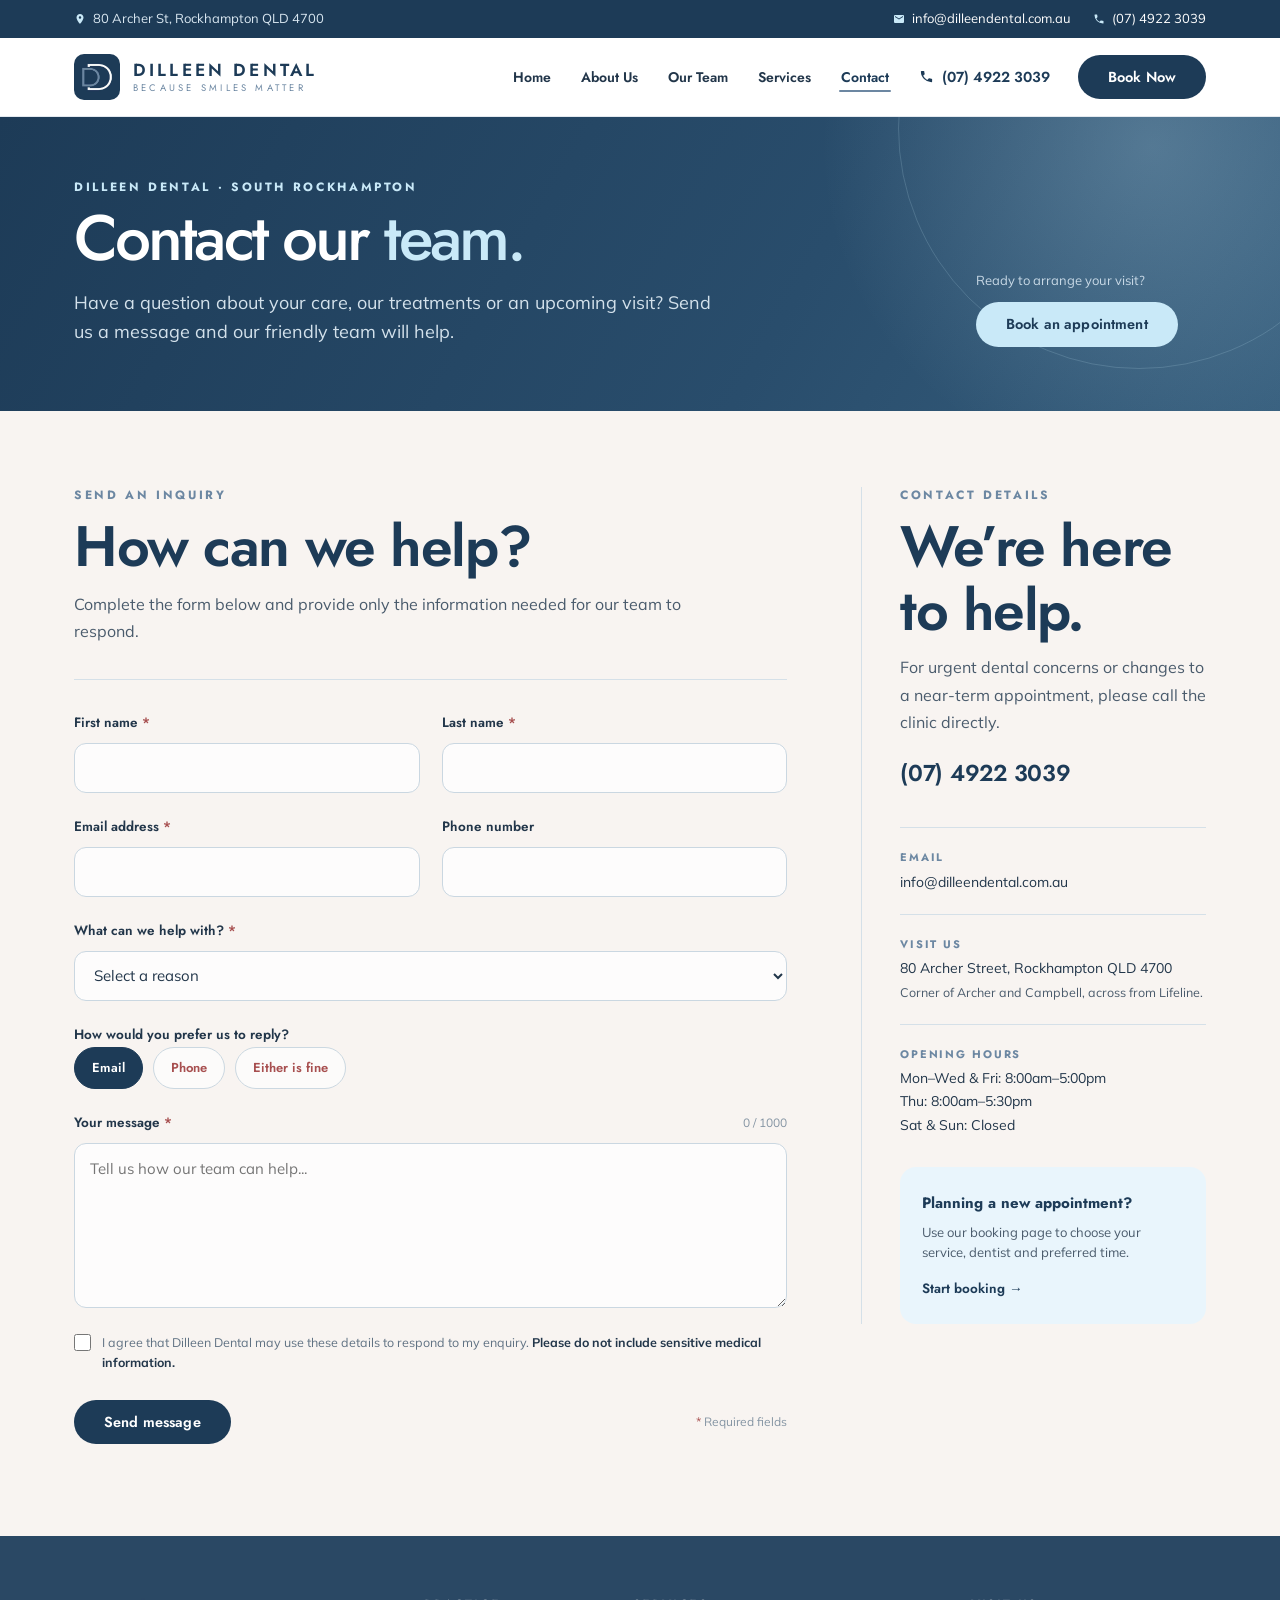
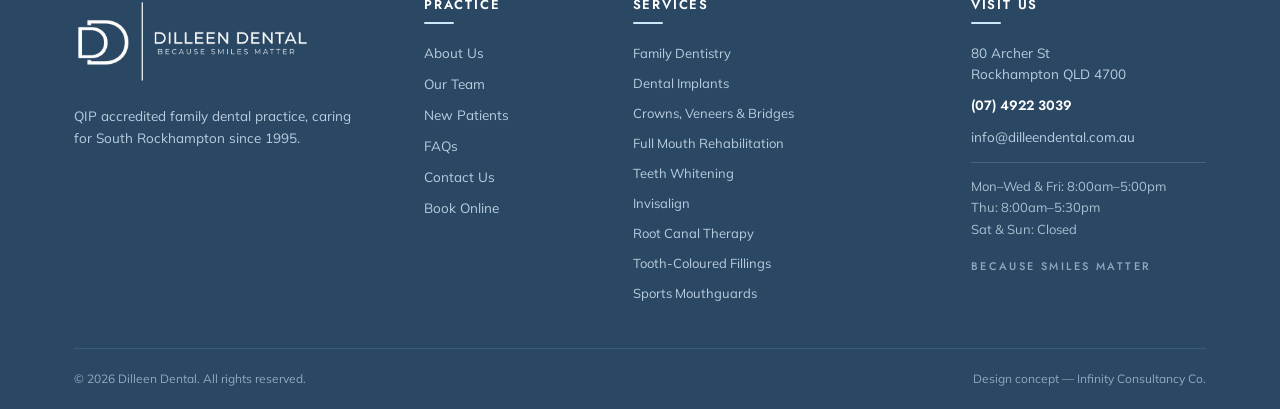
<file: contact-team.html>
<!doctype html>
<html lang="en">
  <head>
    <meta charset="UTF-8" />
    <meta name="viewport" content="width=device-width, initial-scale=1.0" />
    <!-- TEMPORARY — prototype indexing block. This site is being developed on
         a Vercel preview domain. Remove this tag as LAUNCH CHECKLIST item #1
         once the production domain (https://dilleendental.com.au) is live.
         See LAUNCH_CHECKLIST.md. -->
    <meta name="robots" content="noindex, nofollow" />
    <meta
      name="description"
      content="Contact the friendly Dilleen Dental team in Rockhampton for general enquiries, treatment questions and patient support."
    />
    <title>Contact Our Team | Dilleen Dental</title>
    <link rel="canonical" href="https://dilleendental.com.au/contact-team.html" />

    <meta property="og:type" content="website" />
    <meta property="og:site_name" content="Dilleen Dental" />
    <meta property="og:locale" content="en_AU" />
    <meta property="og:url" content="https://dilleendental.com.au/contact-team.html" />
    <meta property="og:title" content="Contact Our Team | Dilleen Dental" />
    <meta
      property="og:description"
      content="Contact the friendly Dilleen Dental team in Rockhampton for general enquiries, treatment questions and patient support."
    />
    <meta
      property="og:image"
      content="https://dilleendental.com.au/images/blue-long-logo.png"
    />
    <meta name="twitter:card" content="summary_large_image" />
    <meta name="twitter:title" content="Contact Our Team | Dilleen Dental" />
    <meta
      name="twitter:description"
      content="Contact the friendly Dilleen Dental team in Rockhampton for general enquiries, treatment questions and patient support."
    />
    <meta
      name="twitter:image"
      content="https://dilleendental.com.au/images/blue-long-logo.png"
    />

    <link
      rel="icon"
      href="images/blue-logo.png"
    />

    <link rel="preconnect" href="https://fonts.googleapis.com" />
    <link rel="preconnect" href="https://fonts.gstatic.com" crossorigin />
    <link
      href="https://fonts.googleapis.com/css2?family=Jost:wght@400;500;600;700&family=Mulish:wght@400;500;600;700&display=swap"
      rel="stylesheet"
    />
    <link rel="stylesheet" href="css/base.css" />
    <link rel="stylesheet" href="css/contact-team.css" />
    <link rel="stylesheet" href="css/footer.css" />
    <link rel="stylesheet" href="css/global-header.css" />
    <link rel="stylesheet" href="css/global-typography.css" />

    <script type="application/ld+json">
    {
      "@context": "https://schema.org",
      "@graph": [
        {
          "@type": "Dentist",
          "@id": "https://dilleendental.com.au/#organization",
          "name": "Dilleen Dental",
          "url": "https://dilleendental.com.au/",
          "telephone": "+61 7 4922 3039",
          "email": "info@dilleendental.com.au",
          "address": {
            "@type": "PostalAddress",
            "streetAddress": "80 Archer Street",
            "addressLocality": "Rockhampton",
            "addressRegion": "QLD",
            "postalCode": "4700",
            "addressCountry": "AU"
          }
        },
        {
          "@type": "BreadcrumbList",
          "itemListElement": [
            {
              "@type": "ListItem",
              "position": 1,
              "name": "Home",
              "item": "https://dilleendental.com.au/"
            },
            {
              "@type": "ListItem",
              "position": 2,
              "name": "Contact",
              "item": "https://dilleendental.com.au/contact-team.html"
            }
          ]
        }
      ]
    }
    </script>
  </head>

  <body>
    <div id="top" class="site-topbar">
      <div class="wrap">
        <span class="site-topbar__item site-topbar__address"
          ><svg width="12" height="12" viewBox="0 0 24 24" fill="#c9e9f8">
            <path
              d="M12 2C8.1 2 5 5.1 5 9c0 5.2 7 13 7 13s7-7.8 7-13c0-3.9-3.1-7-7-7zm0 9.5A2.5 2.5 0 1 1 12 6.5a2.5 2.5 0 0 1 0 5z"
            /></svg
          >80 Archer St, Rockhampton QLD 4700</span
        >
        <span class="site-topbar__contacts">
          <a
            class="site-topbar__item site-topbar__email"
            href="mailto:info@dilleendental.com.au"
            ><svg width="12" height="12" viewBox="0 0 24 24" fill="#c9e9f8">
              <path
                d="M20 4H4a2 2 0 0 0-2 2v12a2 2 0 0 0 2 2h16a2 2 0 0 0 2-2V6a2 2 0 0 0-2-2zm0 4-8 5-8-5V6l8 5 8-5v2z"
              /></svg
            >info@dilleendental.com.au</a
          >
          <a class="site-topbar__item" href="tel:0749223039"
            ><svg width="12" height="12" viewBox="0 0 24 24" fill="#c9e9f8">
              <path
                d="M6.6 10.8a15.5 15.5 0 0 0 6.6 6.6l2.2-2.2a1 1 0 0 1 1-.25 11.4 11.4 0 0 0 3.6.57 1 1 0 0 1 1 1V20a1 1 0 0 1-1 1A17 17 0 0 1 3 4a1 1 0 0 1 1-1h3.5a1 1 0 0 1 1 1 11.4 11.4 0 0 0 .57 3.6 1 1 0 0 1-.25 1z"
              /></svg
            >(07) 4922 3039</a
          >
        </span>
      </div>
    </div>

    <header id="site-header" class="site-header">
      <div class="wrap site-nav">
        <a class="site-logo" href="index.html" aria-label="Dilleen Dental home">
          <img
            src="images/blue-logo.png"
            alt="Dilleen Dental monogram"
          />
          <span class="site-logo__text"
            ><b>DILLEEN DENTAL</b><span>BECAUSE SMILES MATTER</span></span
          >
        </a>
        <nav class="site-main-nav" id="site-main-nav" aria-label="Primary navigation">
          <a href="index.html">Home</a>
          <a href="about-us.html">About Us</a>
          <a href="full-team.html">Our Team</a>
          <a href="services.html">Services</a>
          <a href="contact-team.html" aria-current="page">Contact</a>
          <a class="site-main-nav__mobile-book" href="appointment.html">Book Appointment</a>
        </nav>
        <a class="site-header-phone" href="tel:0749223039"
          ><svg width="15" height="15" viewBox="0 0 24 24" fill="#1d3b57">
            <path
              d="M6.6 10.8a15.5 15.5 0 0 0 6.6 6.6l2.2-2.2a1 1 0 0 1 1-.25 11.4 11.4 0 0 0 3.6.57 1 1 0 0 1 1 1V20a1 1 0 0 1-1 1A17 17 0 0 1 3 4a1 1 0 0 1 1-1h3.5a1 1 0 0 1 1 1 11.4 11.4 0 0 0 .57 3.6 1 1 0 0 1-.25 1z"
            /></svg
          >(07) 4922 3039</a
        >
        <a class="btn navy site-book-button" href="appointment.html">Book Now</a>
        <button
          class="site-menu-toggle"
          id="site-menu-toggle"
          type="button"
          aria-label="Open navigation menu"
          aria-controls="site-main-nav"
          aria-expanded="false"
        >
          <span></span><span></span><span></span>
        </button>
      </div>
    </header>

    <main class="contact-page">
      <section class="contact-hero">
        <div class="wrap contact-hero__inner">
          <div>
            <p class="contact-eyebrow">Dilleen Dental · South Rockhampton</p>
            <h1>Contact our <em>team.</em></h1>
            <p>
              Have a question about your care, our treatments or an upcoming
              visit? Send us a message and our friendly team will help.
            </p>
          </div>

          <div class="contact-hero__action">
            <span>Ready to arrange your visit?</span>
            <a class="btn sky" href="appointment.html#top">Book an appointment</a>
          </div>
        </div>
      </section>

      <section class="contact-main" aria-labelledby="contact-form-title">
        <div class="wrap contact-layout">
          <div class="contact-form-panel">
            <div class="contact-heading">
              <p class="contact-eyebrow">Send an inquiry</p>
              <h2 id="contact-form-title">How can we help?</h2>
              <p>
                Complete the form below and provide only the information needed
                for our team to respond.
              </p>
            </div>

            <form id="contactForm" class="contact-form" novalidate>
              <div
                class="form-status"
                id="formStatus"
                role="alert"
                hidden
              ></div>

              <div class="form-grid">
                <div class="field">
                  <label for="firstName"
                    >First name <span aria-hidden="true">*</span></label
                  >
                  <input
                    id="firstName"
                    name="first_name"
                    type="text"
                    autocomplete="given-name"
                    required
                  />
                </div>

                <div class="field">
                  <label for="lastName"
                    >Last name <span aria-hidden="true">*</span></label
                  >
                  <input
                    id="lastName"
                    name="last_name"
                    type="text"
                    autocomplete="family-name"
                    required
                  />
                </div>

                <div class="field">
                  <label for="email"
                    >Email address <span aria-hidden="true">*</span></label
                  >
                  <input
                    id="email"
                    name="email"
                    type="email"
                    autocomplete="email"
                    required
                  />
                </div>

                <div class="field">
                  <label for="phone">Phone number</label>
                  <input
                    id="phone"
                    name="phone"
                    type="tel"
                    autocomplete="tel"
                  />
                </div>

                <div class="field field--full">
                  <label for="reason"
                    >What can we help with?
                    <span aria-hidden="true">*</span></label
                  >
                  <select id="reason" name="reason" required>
                    <option value="">Select a reason</option>
                    <option>General enquiry</option>
                    <option>Treatment or service question</option>
                    <option>Existing appointment</option>
                    <option>Patient records or documents</option>
                    <option>Accounts or payment enquiry</option>
                    <option>Feedback</option>
                    <option>Other</option>
                  </select>
                </div>

                <fieldset class="field field--full contact-preference">
                  <legend>How would you prefer us to reply?</legend>
                  <div class="contact-preference__options">
                    <label>
                      <input
                        type="radio"
                        name="reply_method"
                        value="Email"
                        checked
                      />
                      <span>Email</span>
                    </label>
                    <label>
                      <input type="radio" name="reply_method" value="Phone" />
                      <span>Phone</span>
                    </label>
                    <label>
                      <input type="radio" name="reply_method" value="Either" />
                      <span>Either is fine</span>
                    </label>
                  </div>
                </fieldset>

                <div class="field field--full">
                  <div class="field__label-row">
                    <label for="message"
                      >Your message <span aria-hidden="true">*</span></label
                    >
                    <span id="messageCount">0 / 1000</span>
                  </div>
                  <textarea
                    id="message"
                    name="message"
                    rows="6"
                    maxlength="1000"
                    placeholder="Tell us how our team can help..."
                    required
                  ></textarea>
                </div>
              </div>

              <label class="consent">
                <input type="checkbox" name="consent" required />
                <span>
                  I agree that Dilleen Dental may use these details to respond
                  to my enquiry.
                  <strong
                    >Please do not include sensitive medical
                    information.</strong
                  >
                </span>
              </label>

              <div class="form-footer">
                <button class="btn navy" type="submit">Send message</button>
                <p><span aria-hidden="true">*</span> Required fields</p>
              </div>
            </form>
          </div>

          <aside
            class="contact-details"
            aria-label="Dilleen Dental contact details"
          >
            <div class="contact-details__intro">
              <p class="contact-eyebrow">Contact details</p>
              <h2>We’re here to help.</h2>
              <p>
                For urgent dental concerns or changes to a near-term
                appointment, please call the clinic directly.
              </p>
              <a class="contact-phone" href="tel:0749223039">(07) 4922 3039</a>
            </div>

            <dl class="contact-list">
              <div>
                <dt>Email</dt>
                <dd>
                  <a href="mailto:info@dilleendental.com.au"
                    >info@dilleendental.com.au</a
                  >
                </dd>
              </div>
              <div>
                <dt>Visit us</dt>
                <dd>
                  80 Archer Street, Rockhampton QLD 4700<br />
                  <span
                    >Corner of Archer and Campbell, across from Lifeline.</span
                  >
                </dd>
              </div>
              <div>
                <dt>Opening hours</dt>
                <dd>
                  Mon–Wed &amp; Fri: 8:00am–5:00pm<br />
                  Thu: 8:00am–5:30pm<br />
                  Sat &amp; Sun: Closed
                </dd>
              </div>
            </dl>

            <div class="contact-note">
              <strong>Planning a new appointment?</strong>
              <p>
                Use our booking page to choose your service, dentist and
                preferred time.
              </p>
              <a href="appointment.html"
                >Start booking <span aria-hidden="true">→</span></a
              >
            </div>
          </aside>
        </div>
      </section>
    </main>

    <footer>
      <div class="wrap">
        <div class="top">
          <div>
            <img
              class="lockup"
              src="images/blue-long-logo.png"
              alt="Dilleen Dental — Because Smiles Matter"
            />
            <p class="footer-intro">
              QIP accredited family dental practice, caring for South
              Rockhampton since 1995.
            </p>
          </div>
          <div>
            <h4>Practice</h4>
            <ul>
              <li><a href="about-us.html#top">About Us</a></li>
              <li><a href="full-team.html#top">Our Team</a></li>
              <li><a href="new-patients.html#top">New Patients</a></li>
              <li><a href="faq.html#top" aria-current="page">FAQs</a></li>
              <li><a href="contact-team.html#top">Contact Us</a></li>
              <li><a href="appointment.html#top">Book Online</a></li>
            </ul>
          </div>
          <div>
            <h4>Services</h4>
            <ul class="footer-services">
              <li>
                <a href="services.html#family-dentistry">Family Dentistry</a>
              </li>
              <li>
                <a href="services.html#dental-implants">Dental Implants</a>
              </li>
              <li>
                <a href="services.html#crowns-veneers"
                  >Crowns, Veneers &amp; Bridges</a
                >
              </li>
              <li>
                <a href="services.html#full-mouth-rehabilitation"
                  >Full Mouth Rehabilitation</a
                >
              </li>
              <li>
                <a href="services.html#teeth-whitening">Teeth Whitening</a>
              </li>
              <li><a href="services.html#invisalign">Invisalign</a></li>
              <li>
                <a href="services.html#root-canal-therapy"
                  >Root Canal Therapy</a
                >
              </li>
              <li>
                <a href="services.html#tooth-coloured-fillings"
                  >Tooth-Coloured Fillings</a
                >
              </li>
              <li>
                <a href="services.html#sports-mouthguards"
                  >Sports Mouthguards</a
                >
              </li>
            </ul>
          </div>
          <div>
            <h4>Visit Us</h4>
            <ul>
              <li>80 Archer St<br />Rockhampton QLD 4700</li>
              <li><a href="tel:0749223039">(07) 4922 3039</a></li>
              <li>
                <a href="mailto:info@dilleendental.com.au"
                  >info@dilleendental.com.au</a
                >
              </li>
              <li class="footer-hours">
                Mon–Wed &amp; Fri: 8:00am–5:00pm<br />Thu: 8:00am–5:30pm<br />Sat
                &amp; Sun: Closed
              </li>
            </ul>
            <div class="tag">Because Smiles Matter</div>
          </div>
        </div>
        <div class="base">
          <span
            >© <span id="year">2026</span> Dilleen Dental. All rights
            reserved.</span
          >
          <span>Design concept — Infinity Consultancy Co.</span>
        </div>
      </div>
    </footer>
    <script src="js/global-header.js"></script>
    <script src="js/contact-team.js"></script>
  </body>
</html>
</file>
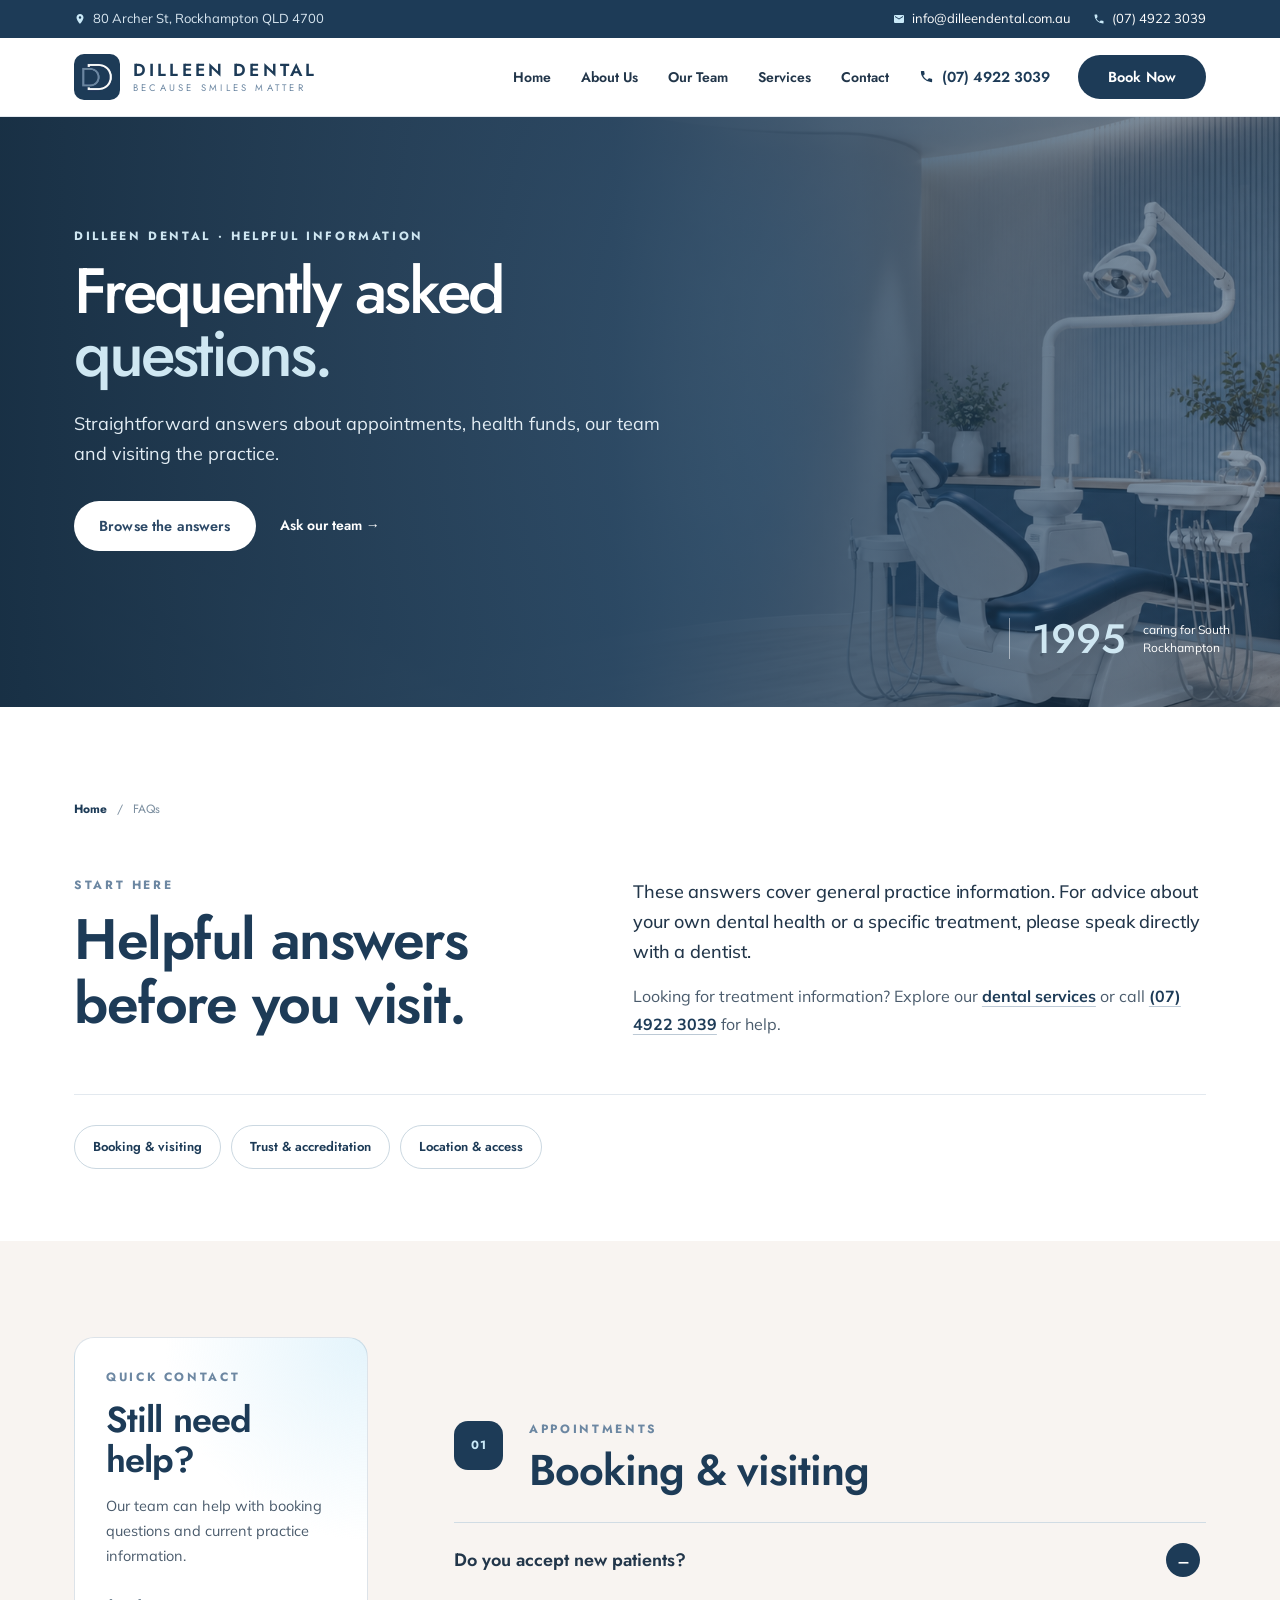
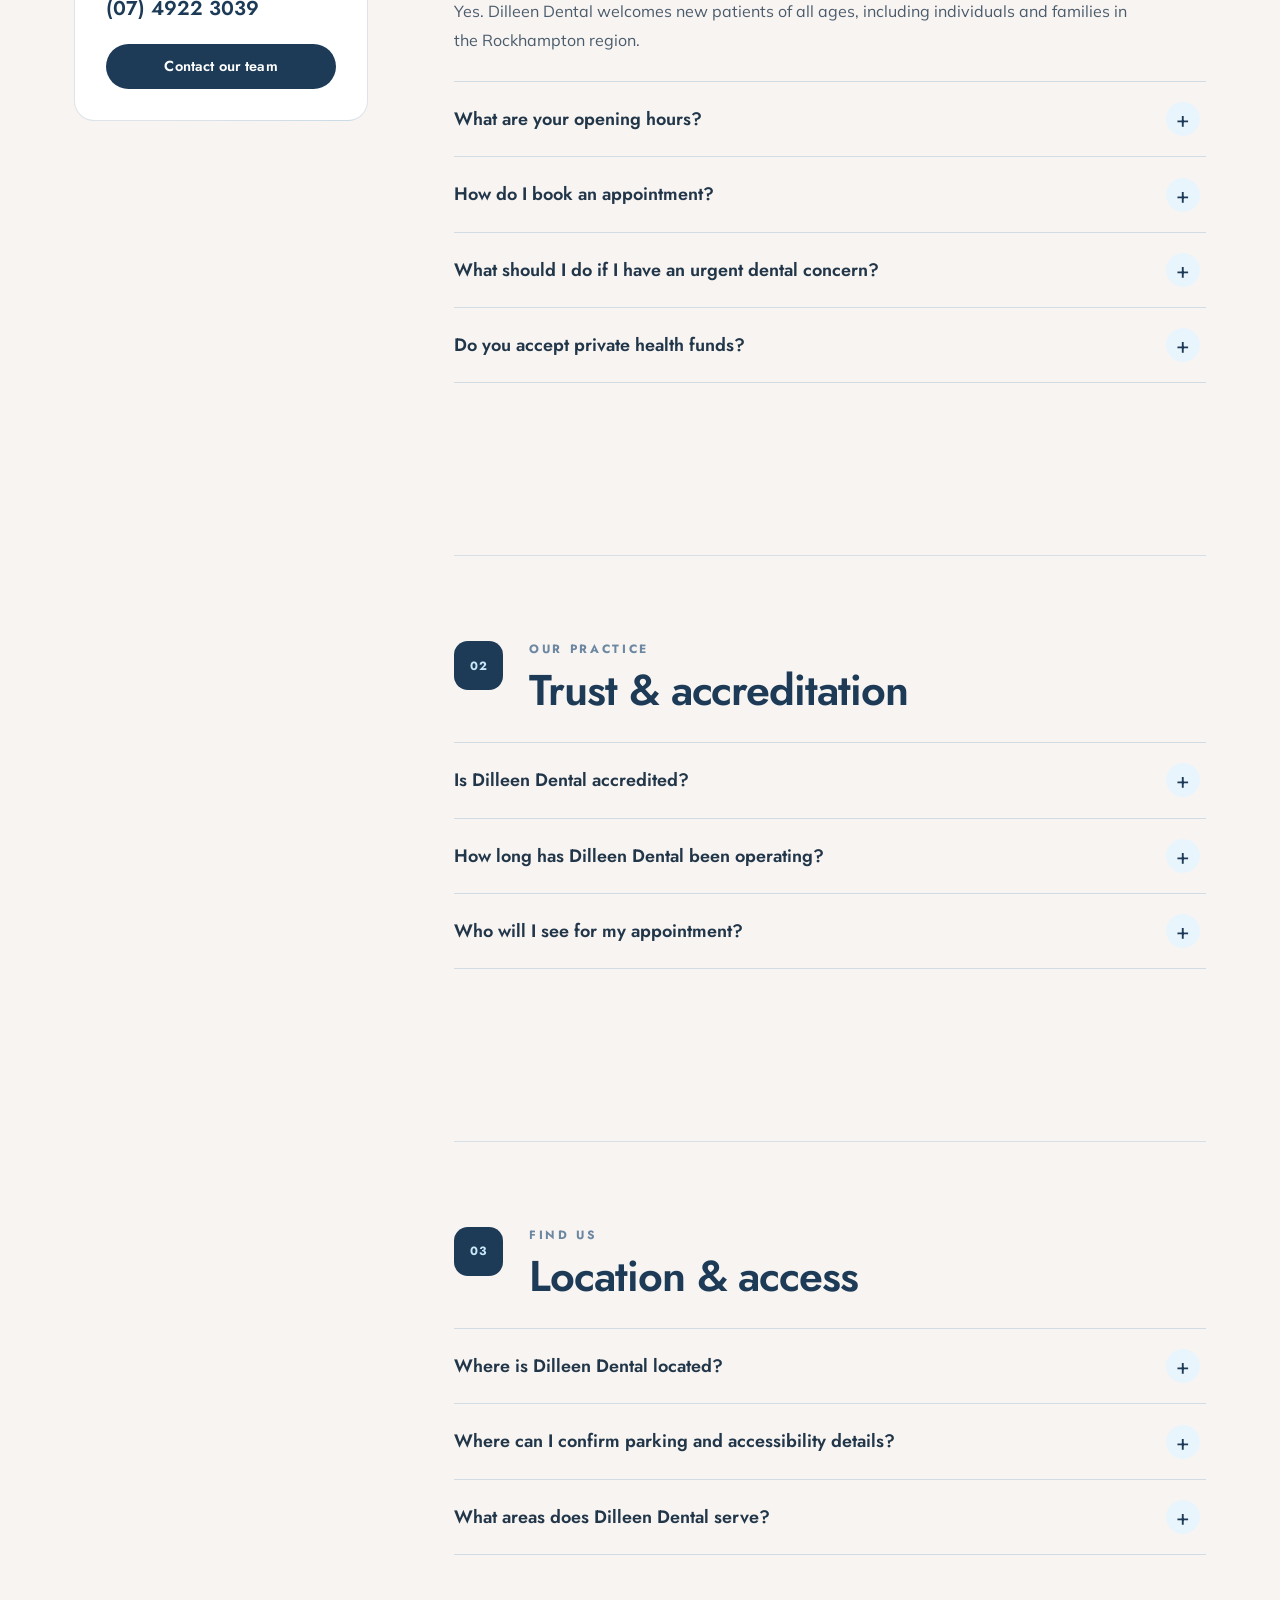
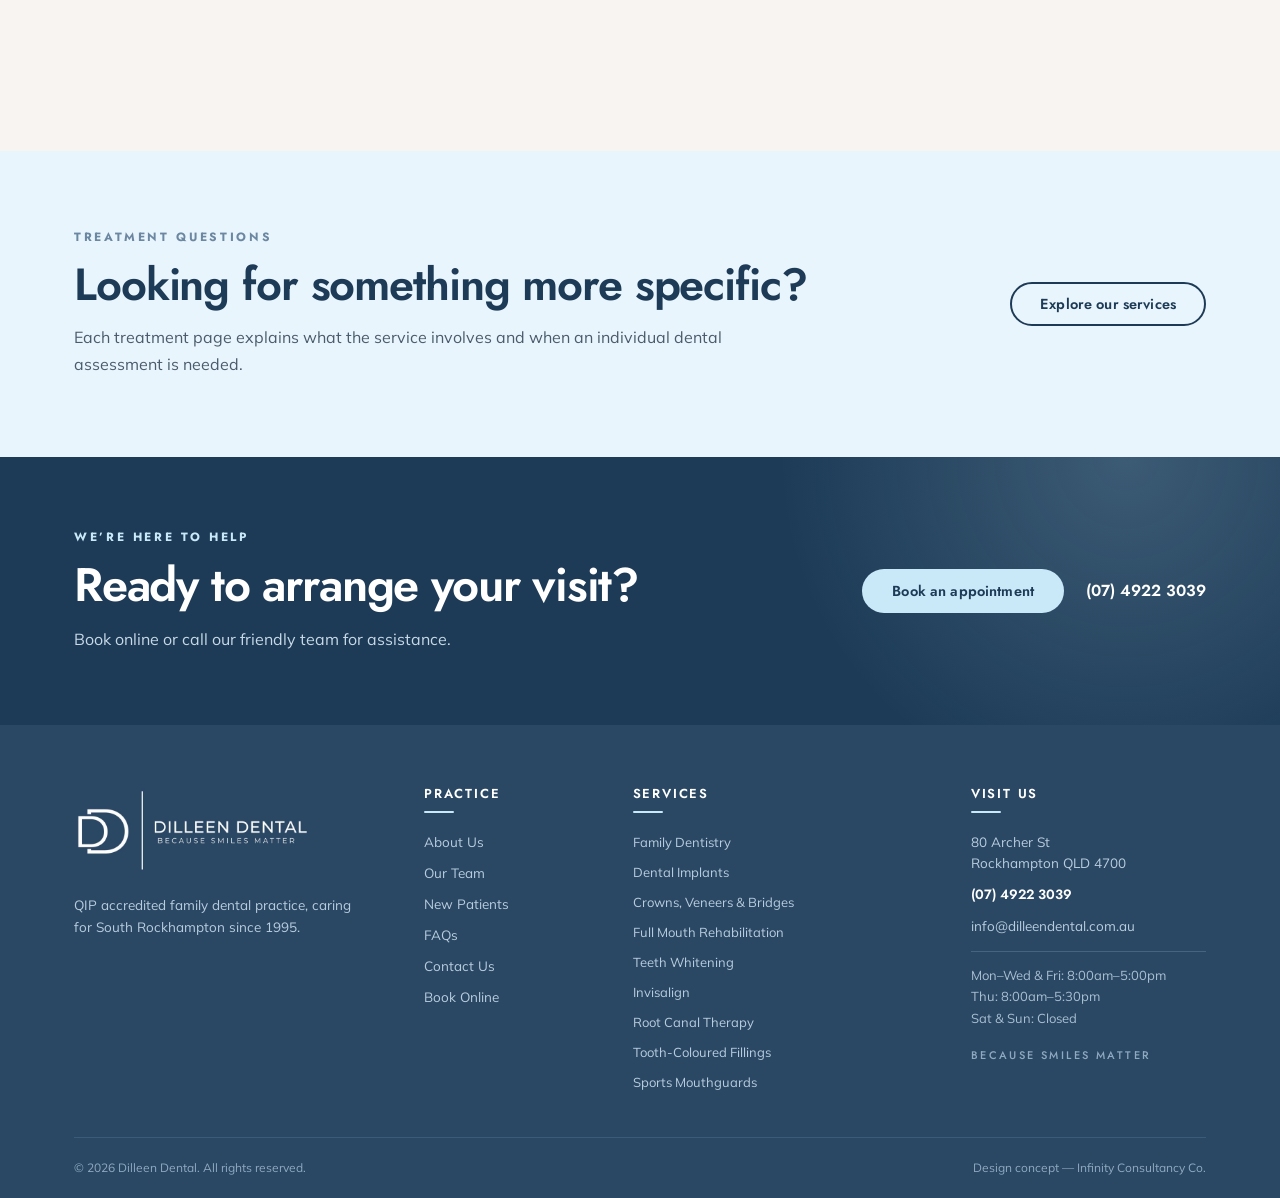
<file: faq.html>
<!doctype html>
<html lang="en-AU">
  <head>
    <meta charset="UTF-8" />
    <meta name="viewport" content="width=device-width, initial-scale=1.0" />
    <!-- TEMPORARY — prototype indexing block. Remove only when the production
         domain and all clinic-reviewed answers are approved for launch. -->
    <meta name="robots" content="noindex, nofollow" />
    <meta
      name="description"
      content="Answers to common questions about visiting Dilleen Dental in South Rockhampton, including hours, accreditation, health funds and booking."
    />
    <title>FAQ | Dilleen Dental Rockhampton</title>
    <link rel="canonical" href="https://dilleendental.com.au/faq.html" />

    <meta property="og:type" content="website" />
    <meta property="og:site_name" content="Dilleen Dental" />
    <meta property="og:locale" content="en_AU" />
    <meta property="og:url" content="https://dilleendental.com.au/faq.html" />
    <meta property="og:title" content="FAQ | Dilleen Dental Rockhampton" />
    <meta
      property="og:description"
      content="Find helpful answers about appointments, opening hours, accreditation, health funds and visiting Dilleen Dental."
    />
    <meta
      property="og:image"
      content="https://dilleendental.com.au/images/hero-background-2.png"
    />
    <meta name="twitter:card" content="summary_large_image" />
    <meta name="twitter:title" content="FAQ | Dilleen Dental Rockhampton" />
    <meta
      name="twitter:description"
      content="Find helpful answers about appointments, opening hours, accreditation, health funds and visiting Dilleen Dental."
    />
    <meta
      name="twitter:image"
      content="https://dilleendental.com.au/images/hero-background-2.png"
    />

    <link rel="icon" href="images/blue-logo.png" />
    <link rel="preconnect" href="https://fonts.googleapis.com" />
    <link rel="preconnect" href="https://fonts.gstatic.com" crossorigin />
    <link
      href="https://fonts.googleapis.com/css2?family=Jost:wght@400;500;600;700&amp;family=Mulish:wght@400;500;600;700&amp;display=swap"
      rel="stylesheet"
    />
    <link rel="stylesheet" href="css/base.css" />
    <link rel="stylesheet" href="css/faq.css" />
    <link rel="stylesheet" href="css/footer.css" />
    <link rel="stylesheet" href="css/global-header.css" />
    <link rel="stylesheet" href="css/global-typography.css" />

    <script type="application/ld+json">
      {
        "@context": "https://schema.org",
        "@graph": [
          {
            "@type": "Dentist",
            "@id": "https://dilleendental.com.au/#organization",
            "name": "Dilleen Dental",
            "url": "https://dilleendental.com.au/",
            "logo": "https://dilleendental.com.au/images/blue-long-logo.png",
            "telephone": "+61 7 4922 3039",
            "email": "info@dilleendental.com.au",
            "address": {
              "@type": "PostalAddress",
              "streetAddress": "80 Archer Street",
              "addressLocality": "Rockhampton",
              "addressRegion": "QLD",
              "postalCode": "4700",
              "addressCountry": "AU"
            }
          },
          {
            "@type": "WebPage",
            "@id": "https://dilleendental.com.au/faq.html#webpage",
            "url": "https://dilleendental.com.au/faq.html",
            "name": "Frequently Asked Questions",
            "description": "Practice-level frequently asked questions about visiting Dilleen Dental in Rockhampton.",
            "about": {
              "@id": "https://dilleendental.com.au/#organization"
            }
          },
          {
            "@type": "BreadcrumbList",
            "itemListElement": [
              {
                "@type": "ListItem",
                "position": 1,
                "name": "Home",
                "item": "https://dilleendental.com.au/"
              },
              {
                "@type": "ListItem",
                "position": 2,
                "name": "Frequently Asked Questions",
                "item": "https://dilleendental.com.au/faq.html"
              }
            ]
          },
          {
            "@type": "FAQPage",
            "mainEntity": [
              {
                "@type": "Question",
                "name": "Do you accept new patients?",
                "acceptedAnswer": {
                  "@type": "Answer",
                  "text": "Yes. Dilleen Dental welcomes new patients of all ages, including individuals and families in the Rockhampton region."
                }
              },
              {
                "@type": "Question",
                "name": "What are your opening hours?",
                "acceptedAnswer": {
                  "@type": "Answer",
                  "text": "Dilleen Dental is open Monday to Wednesday and Friday from 8:00am to 5:00pm, and Thursday from 8:00am to 5:30pm. The clinic is closed Saturday and Sunday."
                }
              },
              {
                "@type": "Question",
                "name": "How do I book an appointment?",
                "acceptedAnswer": {
                  "@type": "Answer",
                  "text": "Book online through our appointment page or call Dilleen Dental on (07) 4922 3039."
                }
              },
              {
                "@type": "Question",
                "name": "Do you accept private health funds?",
                "acceptedAnswer": {
                  "@type": "Answer",
                  "text": "Yes. Dilleen Dental accepts all private health funds and provides CDBS bulk billing for eligible children. Read our new-patient information for more details."
                }
              },
              {
                "@type": "Question",
                "name": "Is Dilleen Dental accredited?",
                "acceptedAnswer": {
                  "@type": "Answer",
                  "text": "Yes. Dilleen Dental is a QIP-accredited dental practice."
                }
              },
              {
                "@type": "Question",
                "name": "How long has Dilleen Dental been operating?",
                "acceptedAnswer": {
                  "@type": "Answer",
                  "text": "Dilleen Dental has cared for the South Rockhampton community since 1995."
                }
              },
              {
                "@type": "Question",
                "name": "Who will I see for my appointment?",
                "acceptedAnswer": {
                  "@type": "Answer",
                  "text": "Our dental team includes Dr Priyanka Rathi, Dr Hitesh Rathi, Dr Ryan Chen and Dr Chris Xu. Your appointment details will identify the dentist selected for your visit. Meet everyone on our team page."
                }
              },
              {
                "@type": "Question",
                "name": "Where is Dilleen Dental located?",
                "acceptedAnswer": {
                  "@type": "Answer",
                  "text": "Dilleen Dental is at 80 Archer Street, Rockhampton QLD 4700, on the corner of Archer and Campbell Streets, across from Lifeline."
                }
              }
            ]
          }
        ]
      }
    </script>
  </head>

  <body class="faq-page">
    <div id="top" class="site-topbar">
      <div class="wrap">
        <span class="site-topbar__item site-topbar__address">
          <svg
            width="12"
            height="12"
            viewBox="0 0 24 24"
            fill="#c9e9f8"
            aria-hidden="true"
          >
            <path
              d="M12 2C8.1 2 5 5.1 5 9c0 5.2 7 13 7 13s7-7.8 7-13c0-3.9-3.1-7-7-7zm0 9.5A2.5 2.5 0 1 1 12 6.5a2.5 2.5 0 0 1 0 5z"
            />
          </svg>
          80 Archer St, Rockhampton QLD 4700
        </span>
        <span class="site-topbar__contacts">
          <a
            class="site-topbar__item site-topbar__email"
            href="mailto:info@dilleendental.com.au"
          >
            <svg
              width="12"
              height="12"
              viewBox="0 0 24 24"
              fill="#c9e9f8"
              aria-hidden="true"
            >
              <path
                d="M20 4H4a2 2 0 0 0-2 2v12a2 2 0 0 0 2 2h16a2 2 0 0 0 2-2V6a2 2 0 0 0-2-2zm0 4-8 5-8-5V6l8 5 8-5v2z"
              />
            </svg>
            info@dilleendental.com.au
          </a>
          <a class="site-topbar__item" href="tel:0749223039">
            <svg
              width="12"
              height="12"
              viewBox="0 0 24 24"
              fill="#c9e9f8"
              aria-hidden="true"
            >
              <path
                d="M6.6 10.8a15.5 15.5 0 0 0 6.6 6.6l2.2-2.2a1 1 0 0 1 1-.25 11.4 11.4 0 0 0 3.6.57 1 1 0 0 1 1 1V20a1 1 0 0 1-1 1A17 17 0 0 1 3 4a1 1 0 0 1 1-1h3.5a1 1 0 0 1 1 1 11.4 11.4 0 0 0 .57 3.6 1 1 0 0 1-.25 1z"
              />
            </svg>
            (07) 4922 3039
          </a>
        </span>
      </div>
    </div>

    <header id="site-header" class="site-header">
      <div class="wrap site-nav">
        <a class="site-logo" href="index.html" aria-label="Dilleen Dental home">
          <img src="images/blue-logo.png" alt="Dilleen Dental monogram" />
          <span class="site-logo__text">
            <b>DILLEEN DENTAL</b><span>BECAUSE SMILES MATTER</span>
          </span>
        </a>
        <nav
          class="site-main-nav"
          id="site-main-nav"
          aria-label="Primary navigation"
        >
          <a href="index.html">Home</a>
          <a href="about-us.html">About Us</a>
          <a href="full-team.html">Our Team</a>
          <a href="services.html">Services</a>
          <a href="contact-team.html">Contact</a>
          <a class="site-main-nav__mobile-book" href="appointment.html"
            >Book Appointment</a
          >
        </nav>
        <a class="site-header-phone" href="tel:0749223039">
          <svg
            width="15"
            height="15"
            viewBox="0 0 24 24"
            fill="#1d3b57"
            aria-hidden="true"
          >
            <path
              d="M6.6 10.8a15.5 15.5 0 0 0 6.6 6.6l2.2-2.2a1 1 0 0 1 1-.25 11.4 11.4 0 0 0 3.6.57 1 1 0 0 1 1 1V20a1 1 0 0 1-1 1A17 17 0 0 1 3 4a1 1 0 0 1 1-1h3.5a1 1 0 0 1 1 1 11.4 11.4 0 0 0 .57 3.6 1 1 0 0 1-.25 1z"
            />
          </svg>
          (07) 4922 3039
        </a>
        <a class="btn navy site-book-button" href="appointment.html"
          >Book Now</a
        >
        <button
          class="site-menu-toggle"
          id="site-menu-toggle"
          type="button"
          aria-label="Open navigation menu"
          aria-controls="site-main-nav"
          aria-expanded="false"
        >
          <span></span><span></span><span></span>
        </button>
      </div>
    </header>

    <main id="main-content">
      <section class="page-hero faq-hero">
        <div class="page-hero__media" aria-hidden="true">
          <img src="images/hero-background-2.png" alt="" />
        </div>
        <div class="page-hero__overlay" aria-hidden="true"></div>
        <div class="wrap page-hero__content">
          <p class="page-hero__eyebrow">Dilleen Dental · Helpful information</p>
          <h1>Frequently asked<br /><em>questions.</em></h1>
          <p class="page-hero__description">
            Straightforward answers about appointments, health funds, our team
            and visiting the practice.
          </p>
          <div class="page-hero__actions">
            <a class="page-hero__button" href="#faq-content"
              >Browse the answers</a
            >
            <a class="page-hero__link" href="contact-team.html#top"
              >Ask our team →</a
            >
          </div>
        </div>
        <div class="page-hero__stat">
          <strong class="page-hero__stat-number">1995</strong>
          <span class="page-hero__stat-text"
            >caring for South<br />Rockhampton</span
          >
        </div>
      </section>

      <section
        class="faq-intro"
        id="faq-content"
        aria-labelledby="faq-intro-title"
      >
        <div class="wrap">
          <nav class="faq-breadcrumb" aria-label="Breadcrumb">
            <a href="index.html">Home</a><span aria-hidden="true">/</span
            ><span>FAQs</span>
          </nav>

          <div class="faq-intro__grid">
            <div>
              <p class="eyebrow">Start here</p>
              <h2 id="faq-intro-title">Helpful answers before you visit.</h2>
            </div>
            <div class="faq-intro__copy">
              <p class="lead">
                These answers cover general practice information. For advice
                about your own dental health or a specific treatment, please
                speak directly with a dentist.
              </p>
              <p>
                Looking for treatment information? Explore our
                <a href="services.html#services-index">dental services</a> or
                call <a href="tel:0749223039">(07) 4922 3039</a> for help.
              </p>
            </div>
          </div>

          <nav class="faq-jump" aria-label="FAQ categories">
            <a href="#booking">Booking &amp; visiting</a>
            <a href="#trust">Trust &amp; accreditation</a>
            <a href="#location">Location &amp; access</a>
          </nav>
        </div>
      </section>

      <section class="faq-directory" aria-label="Frequently asked questions">
        <div class="wrap faq-directory__layout">
          <aside class="faq-aside">
            <p class="eyebrow">Quick contact</p>
            <h2>Still need help?</h2>
            <p>
              Our team can help with booking questions and current practice
              information.
            </p>
            <a class="faq-aside__phone" href="tel:0749223039">(07) 4922 3039</a>
            <a class="btn navy" href="contact-team.html#top"
              >Contact our team</a
            >
          </aside>

          <div class="faq-groups">
            <section
              class="faq-group"
              id="booking"
              aria-labelledby="booking-title"
            >
              <div class="faq-group__heading">
                <span aria-hidden="true">01</span>
                <div>
                  <p class="eyebrow">Appointments</p>
                  <h2 id="booking-title">Booking &amp; visiting</h2>
                </div>
              </div>

              <div class="faq-list">
                <details open>
                  <summary>Do you accept new patients?</summary>
                  <div>
                    <p>
                      Yes. Dilleen Dental welcomes new patients of all ages,
                      including individuals and families in the Rockhampton
                      region.
                    </p>
                  </div>
                </details>
                <details>
                  <summary>What are your opening hours?</summary>
                  <div>
                    <p>
                      Dilleen Dental is open Monday to Wednesday and Friday from
                      8:00am to 5:00pm, and Thursday from 8:00am to 5:30pm. The
                      clinic is closed Saturday and Sunday.
                    </p>
                  </div>
                </details>
                <details>
                  <summary>How do I book an appointment?</summary>
                  <div>
                    <p>
                      Book online through our
                      <a href="appointment.html#top">appointment page</a> or
                      call Dilleen Dental on
                      <a href="tel:0749223039">(07) 4922 3039</a>.
                    </p>
                  </div>
                </details>
                <details>
                  <summary>
                    What should I do if I have an urgent dental concern?
                  </summary>
                  <div>
                    <p>
                      Call the clinic directly on (07) 4922 3039 so our team can
                      discuss your concern and advise you about current
                      appointment availability.
                    </p>
                  </div>
                  <!-- INFORMATION NEEDED: Confirm whether the clinic formally offers emergency
                       or same-day appointments before making a stronger claim. -->
                </details>
                <details>
                  <summary>Do you accept private health funds?</summary>
                  <div>
                    <p>
                      Yes. Dilleen Dental accepts all private health funds and
                      provides CDBS bulk billing for eligible children. Read our
                      <a href="new-patients.html#funds-title"
                        >new-patient information</a
                      >
                      for more details.
                    </p>
                  </div>
                </details>
              </div>
            </section>

            <section class="faq-group" id="trust" aria-labelledby="trust-title">
              <div class="faq-group__heading">
                <span aria-hidden="true">02</span>
                <div>
                  <p class="eyebrow">Our practice</p>
                  <h2 id="trust-title">Trust &amp; accreditation</h2>
                </div>
              </div>

              <div class="faq-list">
                <details>
                  <summary>Is Dilleen Dental accredited?</summary>
                  <div>
                    <p>
                      Yes. Dilleen Dental is a QIP-accredited dental practice.
                    </p>
                  </div>
                </details>
                <details>
                  <summary>How long has Dilleen Dental been operating?</summary>
                  <div>
                    <p>
                      Dilleen Dental has cared for the South Rockhampton
                      community since 1995.
                    </p>
                  </div>
                </details>
                <details>
                  <summary>Who will I see for my appointment?</summary>
                  <div>
                    <p>
                      Our dental team includes Dr Priyanka Rathi, Dr Hitesh
                      Rathi, Dr Ryan Chen and Dr Chris Xu. Your appointment
                      details will identify the dentist selected for your visit.
                      Meet everyone on our
                      <a href="full-team.html#our-dentists">team page</a>.
                    </p>
                  </div>
                </details>
              </div>
            </section>

            <section
              class="faq-group"
              id="location"
              aria-labelledby="location-title"
            >
              <div class="faq-group__heading">
                <span aria-hidden="true">03</span>
                <div>
                  <p class="eyebrow">Find us</p>
                  <h2 id="location-title">Location &amp; access</h2>
                </div>
              </div>

              <div class="faq-list">
                <details>
                  <summary>Where is Dilleen Dental located?</summary>
                  <div>
                    <p>
                      Dilleen Dental is at 80 Archer Street, Rockhampton QLD
                      4700, on the corner of Archer and Campbell Streets, across
                      from Lifeline.
                    </p>
                  </div>
                </details>
                <details>
                  <summary>
                    Where can I confirm parking and accessibility details?
                  </summary>
                  <div>
                    <p>
                      Please call our team before your visit for the latest
                      parking, entry and accessibility information.
                    </p>
                  </div>
                  <!-- INFORMATION NEEDED: Replace this general answer when the clinic confirms
                       on-site parking, street parking, wheelchair access and entrance details. -->
                </details>
                <details>
                  <summary>What areas does Dilleen Dental serve?</summary>
                  <div>
                    <p>
                      We care for patients from South Rockhampton, the wider
                      Rockhampton region and surrounding Central Queensland
                      communities.
                    </p>
                  </div>
                  <!-- INFORMATION NEEDED: Add named suburbs or towns only after the clinic confirms them. -->
                </details>
              </div>
            </section>
          </div>
        </div>
      </section>

      <section class="faq-treatment" aria-labelledby="treatment-help-title">
        <div class="wrap faq-treatment__inner">
          <div>
            <p class="eyebrow">Treatment questions</p>
            <h2 id="treatment-help-title">
              Looking for something more specific?
            </h2>
            <p>
              Each treatment page explains what the service involves and when an
              individual dental assessment is needed.
            </p>
          </div>
          <a class="btn ghost" href="services.html#services-index"
            >Explore our services</a
          >
        </div>
      </section>

      <section class="faq-cta" aria-labelledby="faq-cta-title">
        <div class="wrap faq-cta__inner">
          <div>
            <p class="eyebrow">We’re here to help</p>
            <h2 id="faq-cta-title">Ready to arrange your visit?</h2>
            <p>Book online or call our friendly team for assistance.</p>
          </div>
          <div class="faq-cta__actions">
            <a class="btn sky" href="appointment.html#top"
              >Book an appointment</a
            >
            <a class="faq-cta__phone" href="tel:0749223039">(07) 4922 3039</a>
          </div>
        </div>
      </section>
    </main>

    <footer>
      <div class="wrap">
        <div class="top">
          <div>
            <img
              class="lockup"
              src="images/blue-long-logo.png"
              alt="Dilleen Dental — Because Smiles Matter"
            />
            <p class="footer-intro">
              QIP accredited family dental practice, caring for South
              Rockhampton since 1995.
            </p>
          </div>
          <div>
            <h4>Practice</h4>
            <ul>
              <li><a href="about-us.html#top">About Us</a></li>
              <li><a href="full-team.html#top">Our Team</a></li>
              <li><a href="new-patients.html#top">New Patients</a></li>
              <li><a href="faq.html#top" aria-current="page">FAQs</a></li>
              <li><a href="contact-team.html#top">Contact Us</a></li>
              <li><a href="appointment.html#top">Book Online</a></li>
            </ul>
          </div>
          <div>
            <h4>Services</h4>
            <ul class="footer-services">
              <li>
                <a href="services.html#family-dentistry">Family Dentistry</a>
              </li>
              <li>
                <a href="services.html#dental-implants">Dental Implants</a>
              </li>
              <li>
                <a href="services.html#crowns-veneers"
                  >Crowns, Veneers &amp; Bridges</a
                >
              </li>
              <li>
                <a href="services.html#full-mouth-rehabilitation"
                  >Full Mouth Rehabilitation</a
                >
              </li>
              <li>
                <a href="services.html#teeth-whitening">Teeth Whitening</a>
              </li>
              <li><a href="services.html#invisalign">Invisalign</a></li>
              <li>
                <a href="services.html#root-canal-therapy"
                  >Root Canal Therapy</a
                >
              </li>
              <li>
                <a href="services.html#tooth-coloured-fillings"
                  >Tooth-Coloured Fillings</a
                >
              </li>
              <li>
                <a href="services.html#sports-mouthguards"
                  >Sports Mouthguards</a
                >
              </li>
            </ul>
          </div>
          <div>
            <h4>Visit Us</h4>
            <ul>
              <li>80 Archer St<br />Rockhampton QLD 4700</li>
              <li><a href="tel:0749223039">(07) 4922 3039</a></li>
              <li>
                <a href="mailto:info@dilleendental.com.au"
                  >info@dilleendental.com.au</a
                >
              </li>
              <li class="footer-hours">
                Mon–Wed &amp; Fri: 8:00am–5:00pm<br />Thu: 8:00am–5:30pm<br />Sat
                &amp; Sun: Closed
              </li>
            </ul>
            <div class="tag">Because Smiles Matter</div>
          </div>
        </div>
        <div class="base">
          <span
            >© <span id="year">2026</span> Dilleen Dental. All rights
            reserved.</span
          >
          <span>Design concept — Infinity Consultancy Co.</span>
        </div>
      </div>
    </footer>

    <script src="js/global-header.js"></script>
    <script>
      document.getElementById("year").textContent = new Date().getFullYear();
    </script>
  </body>
</html>
</file>
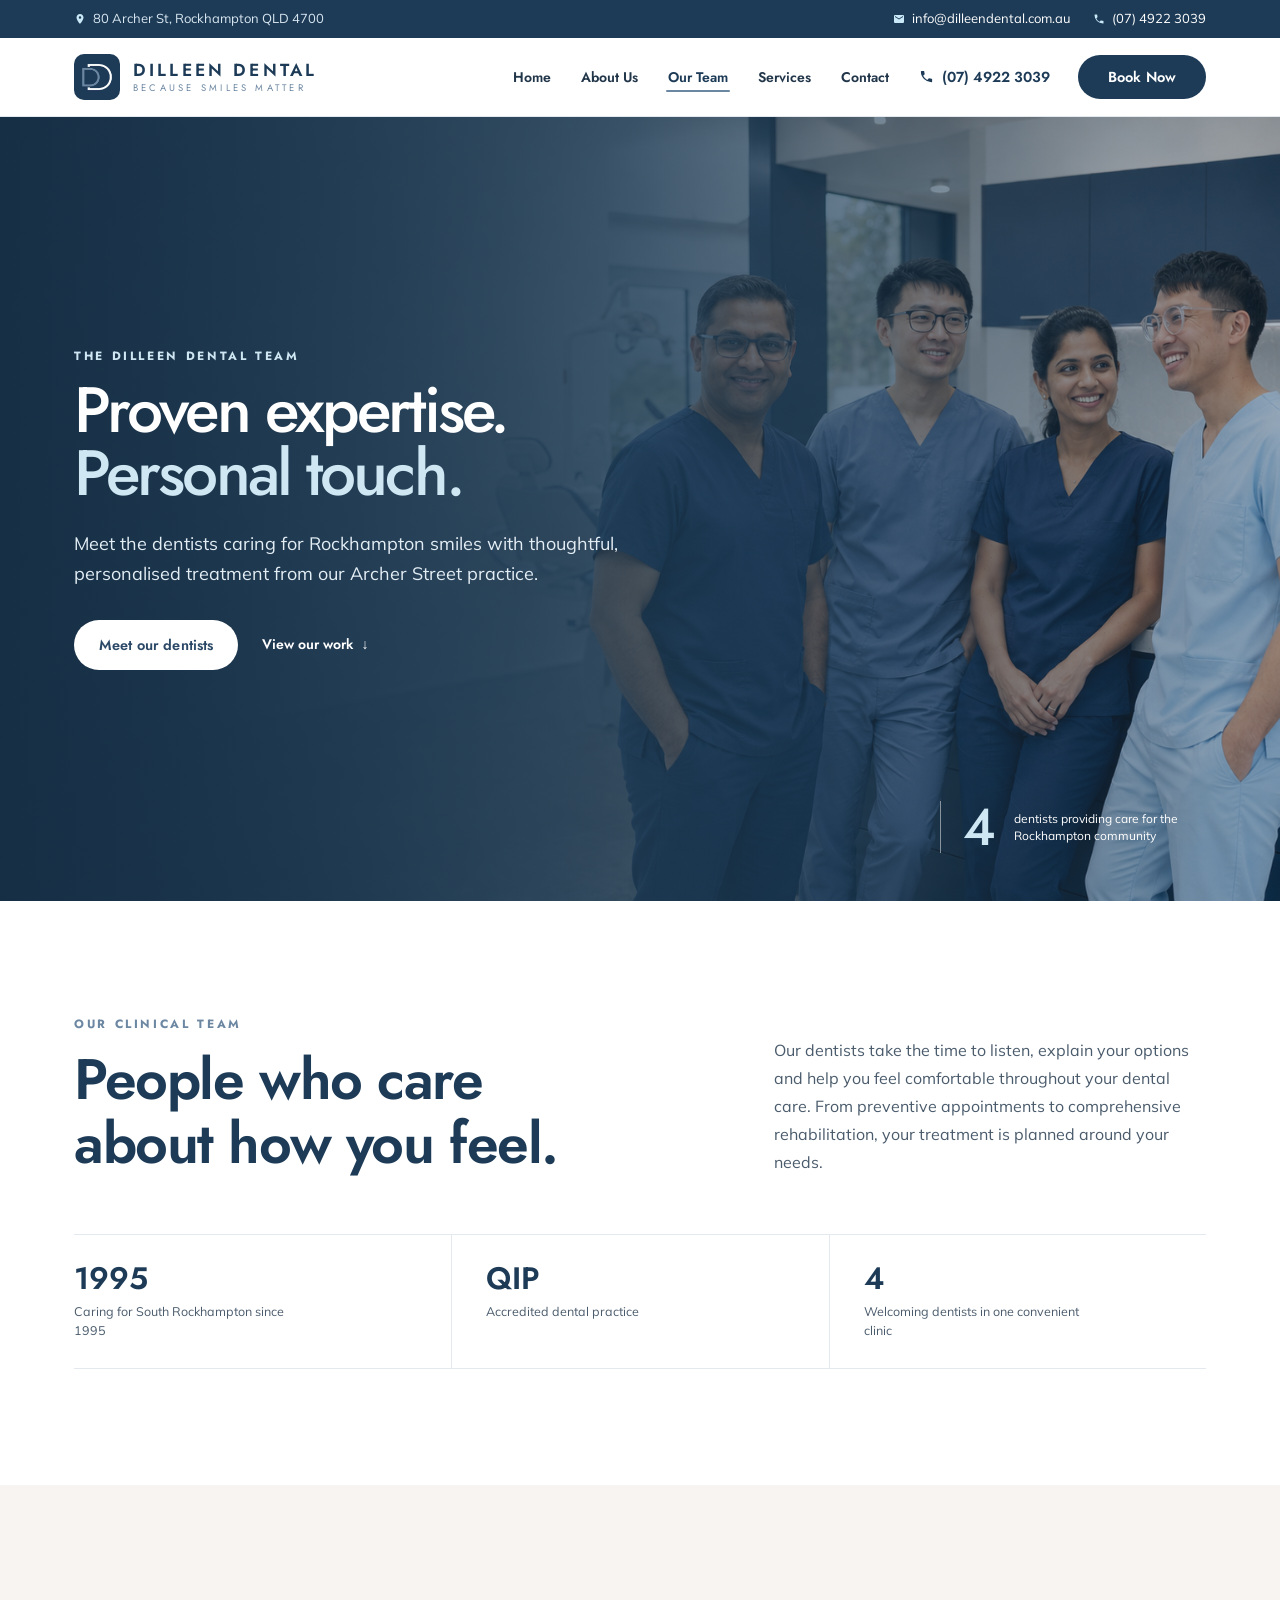
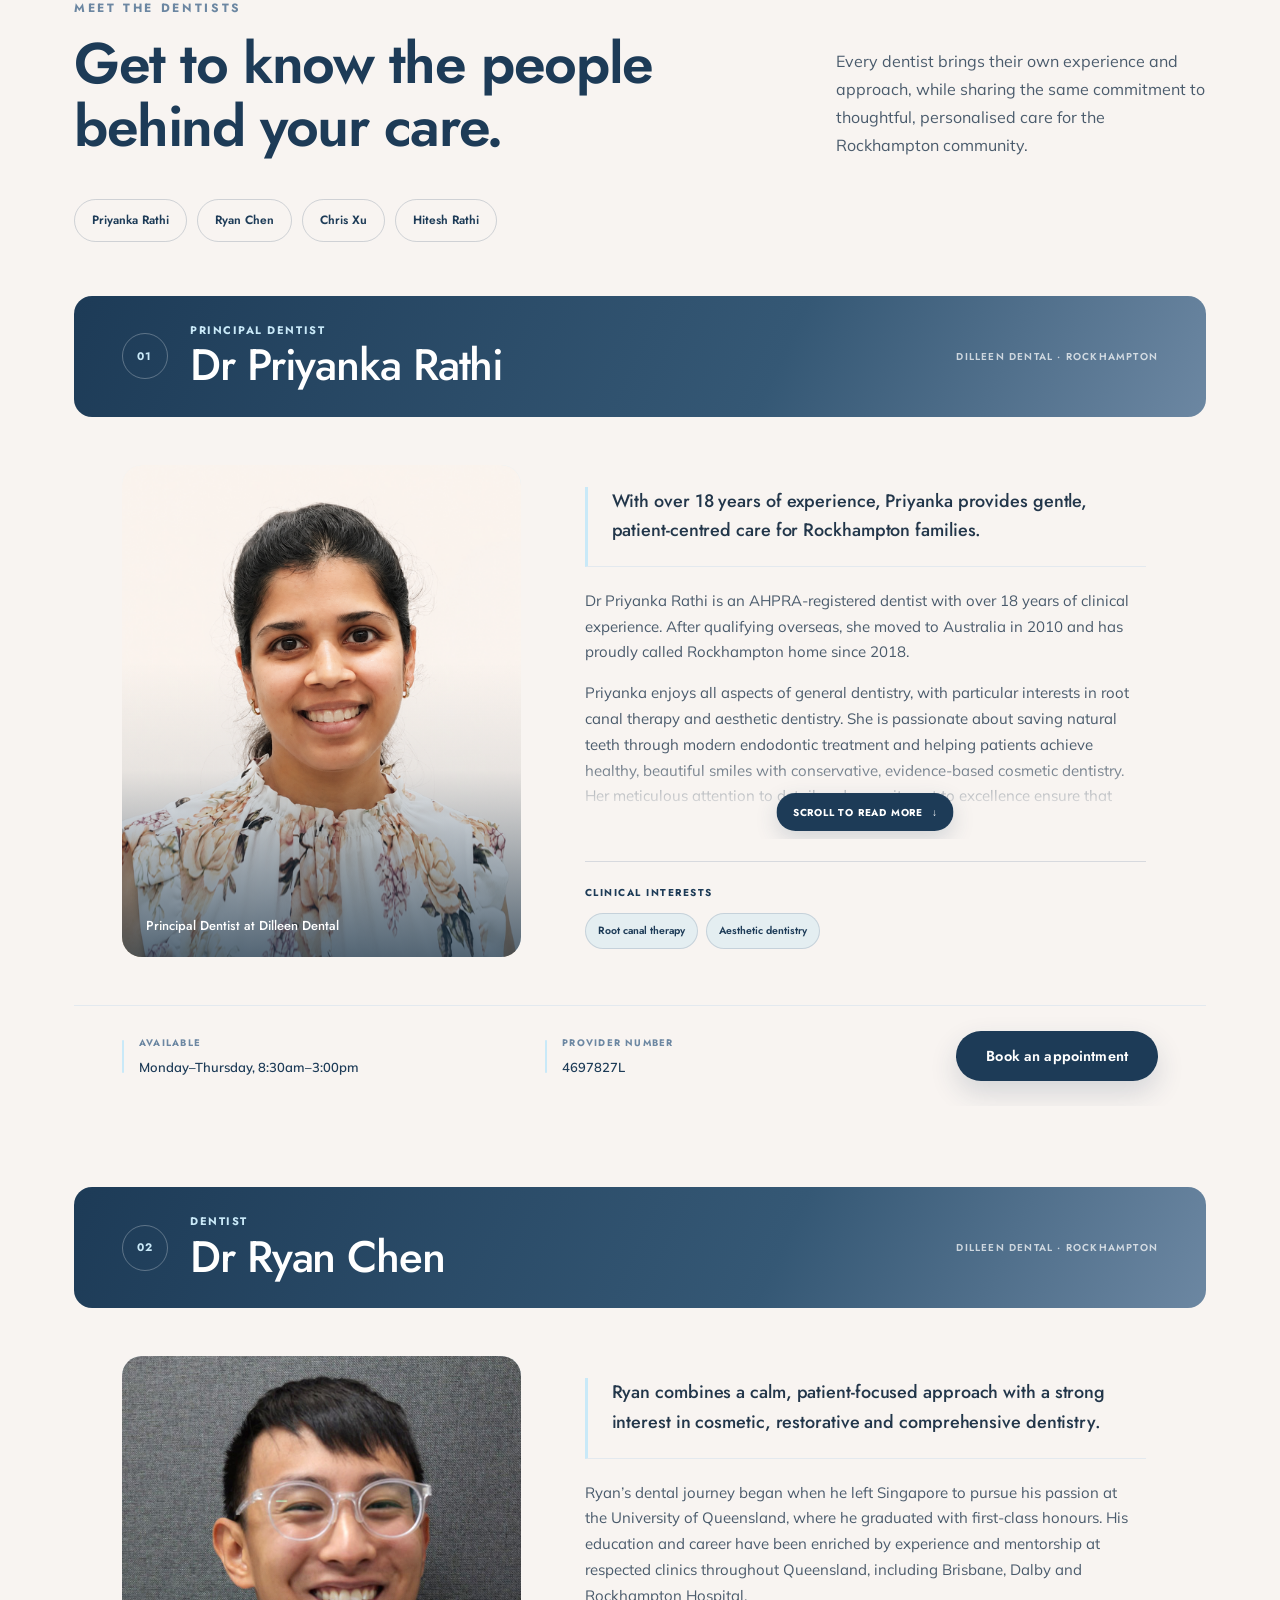
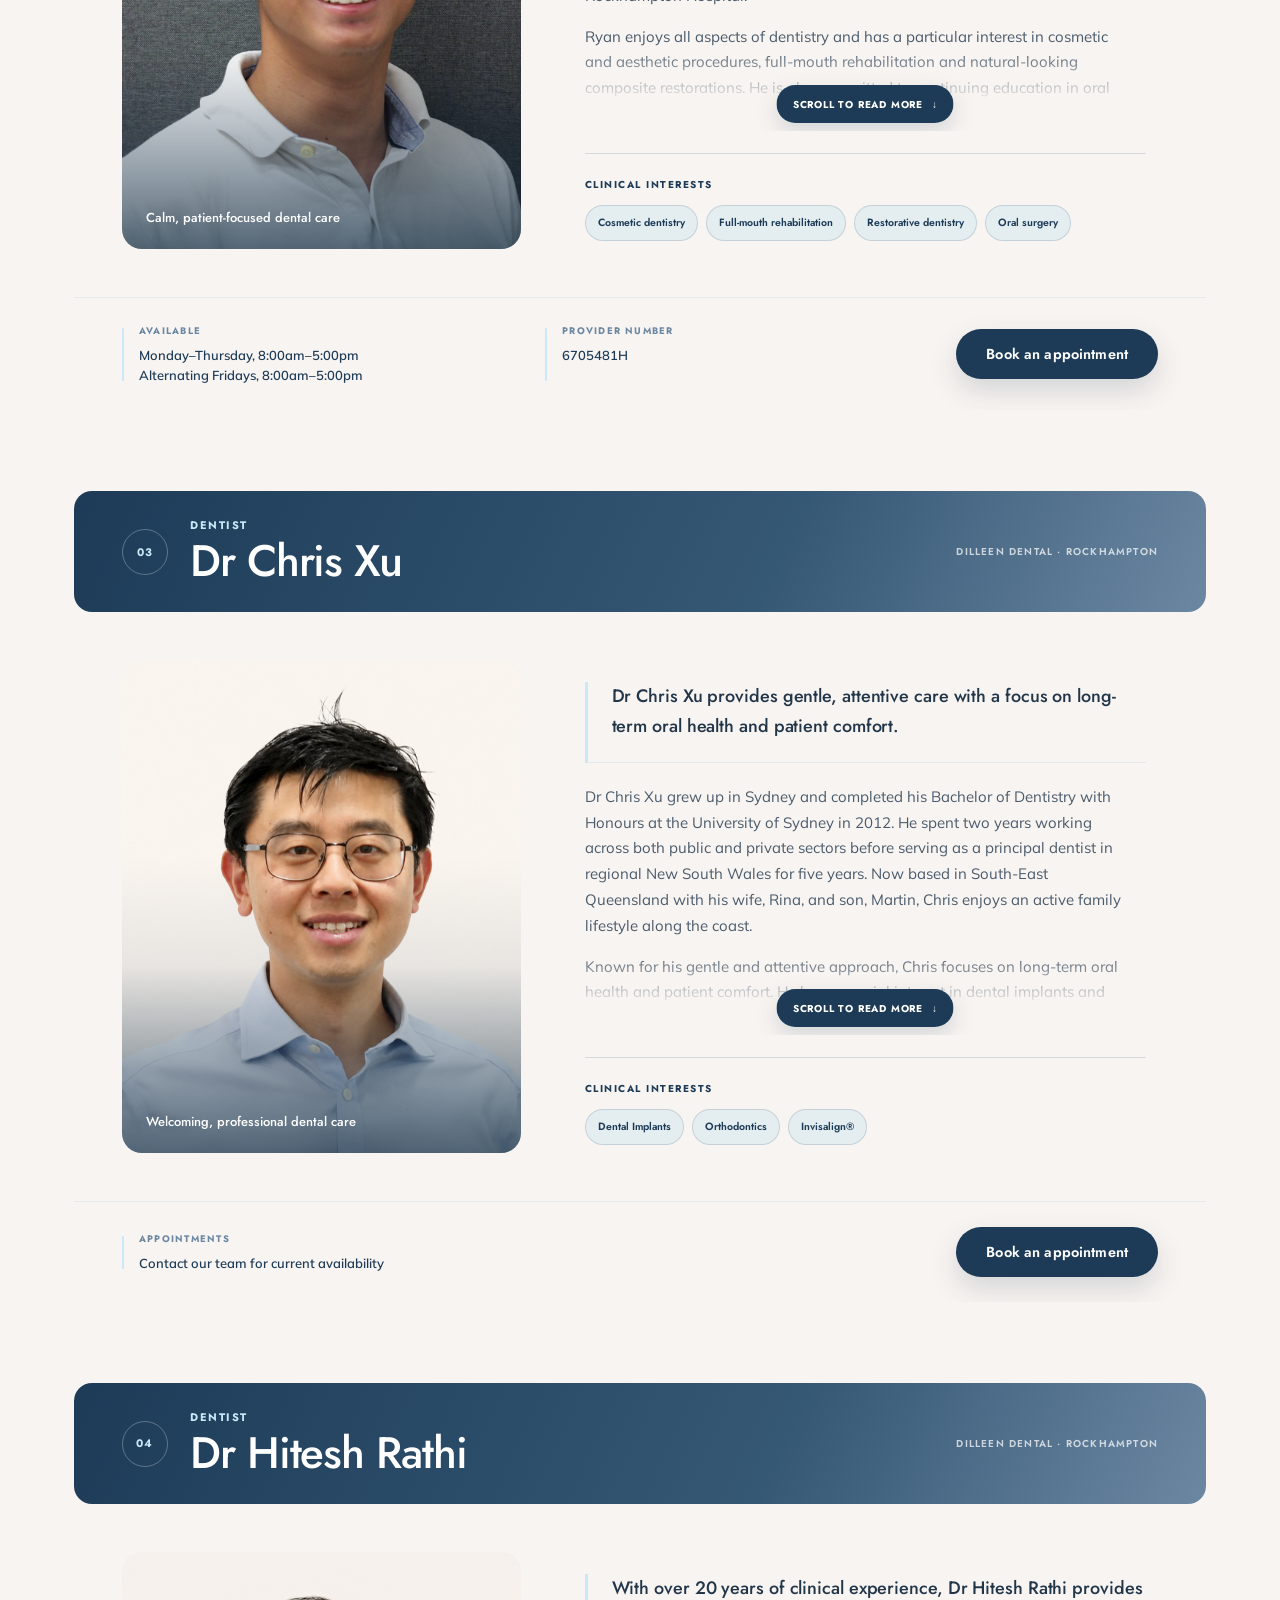
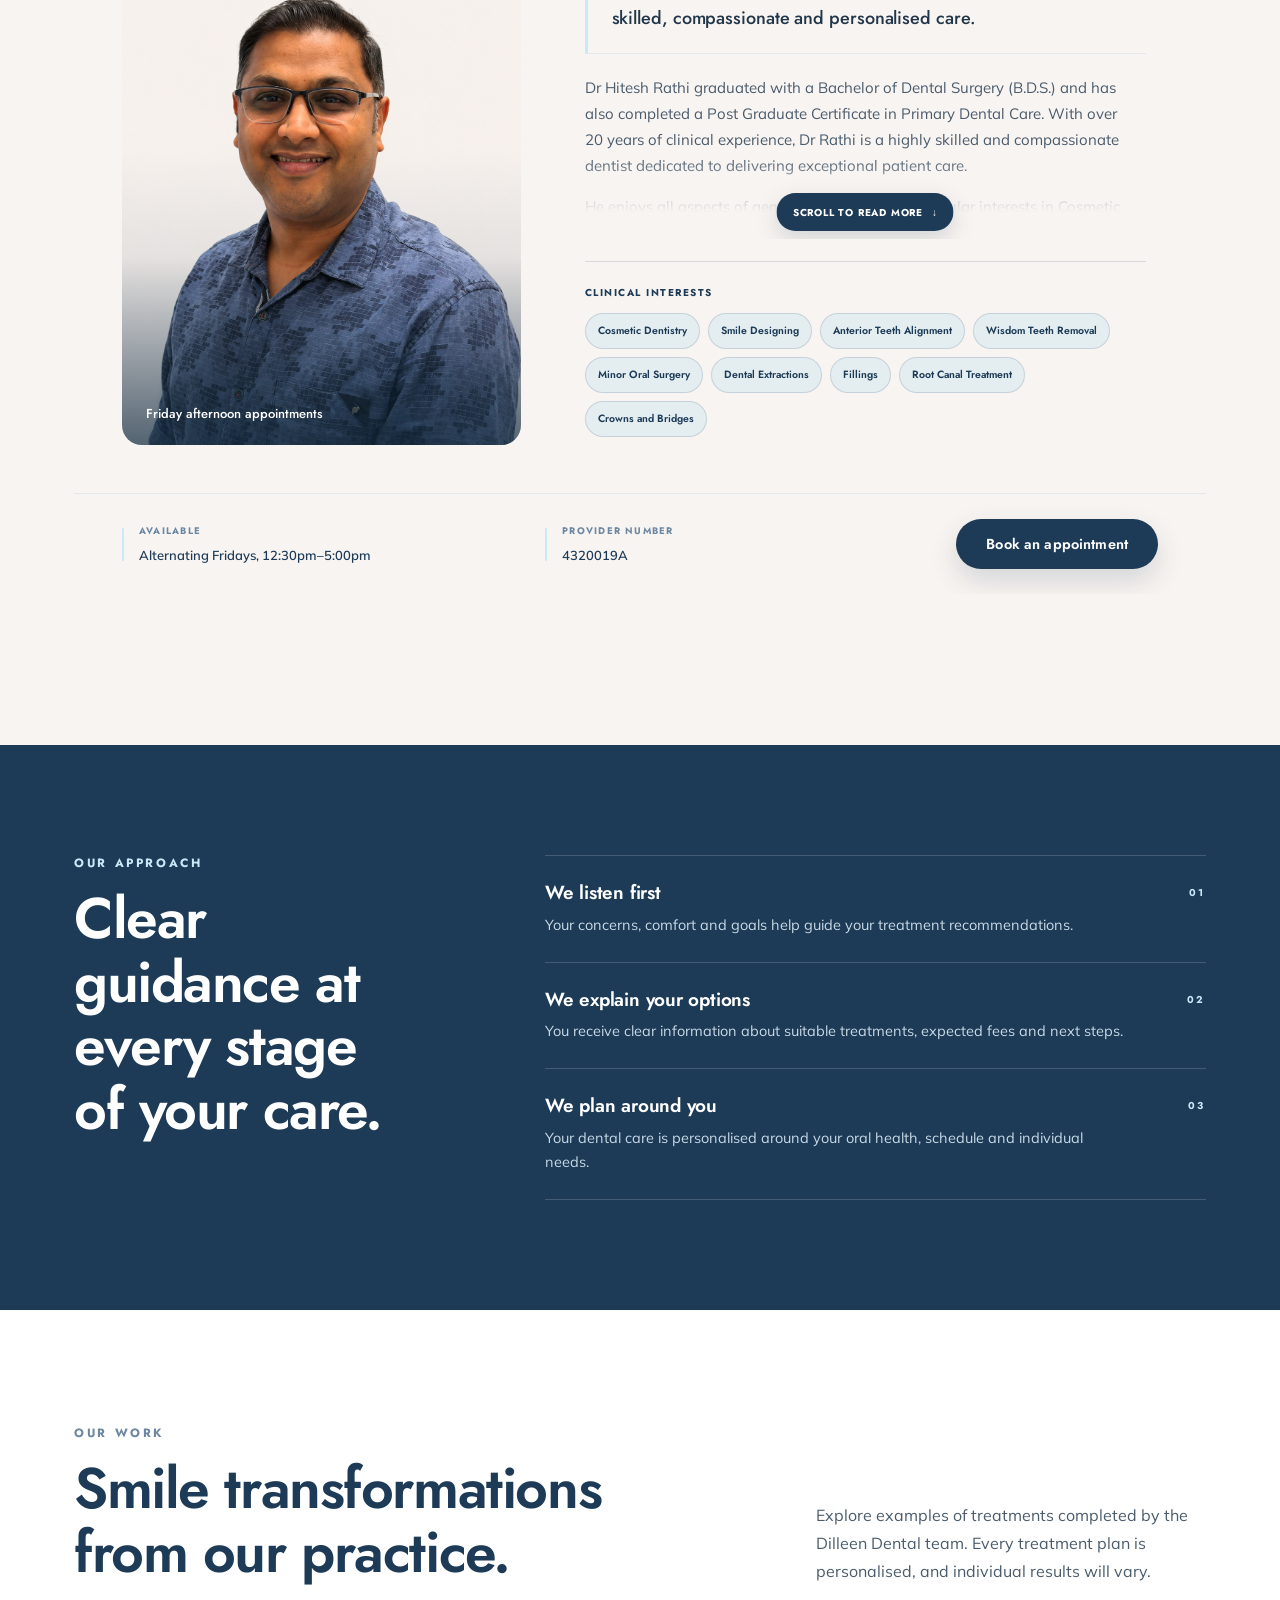
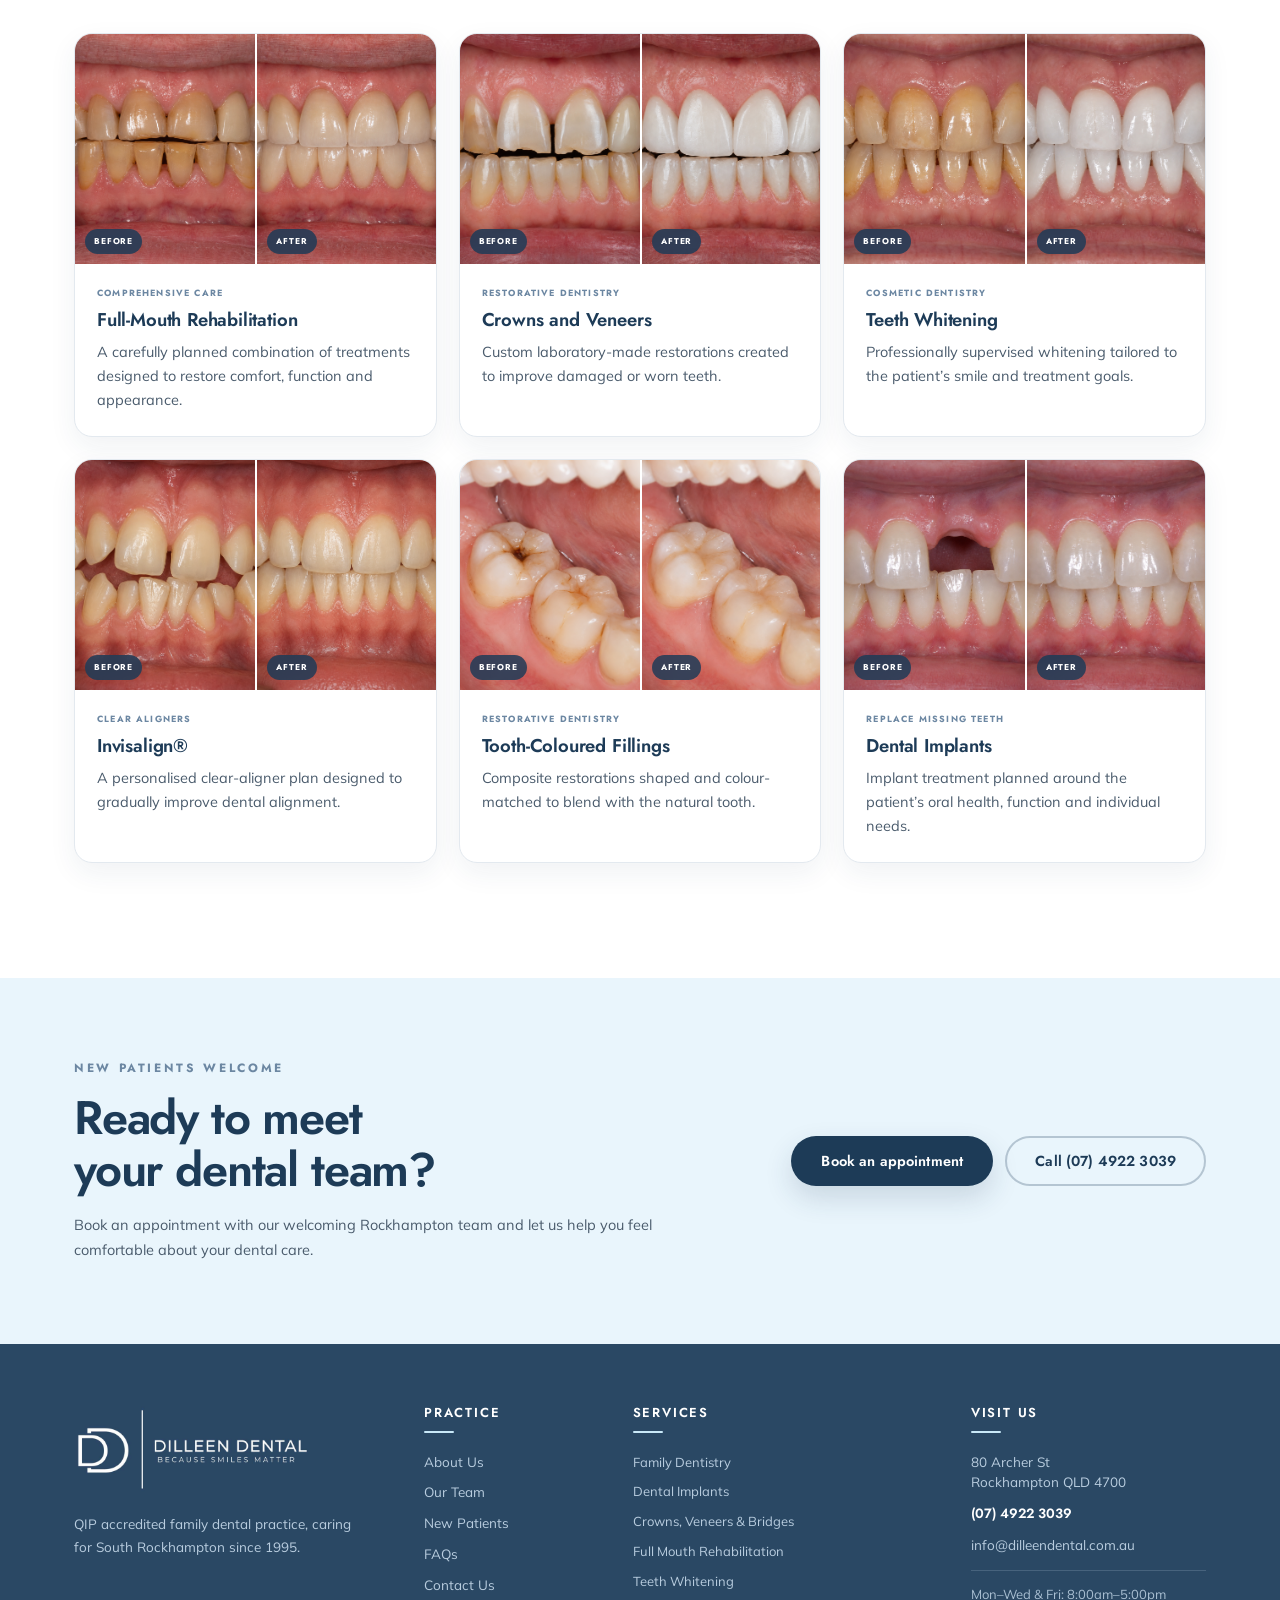
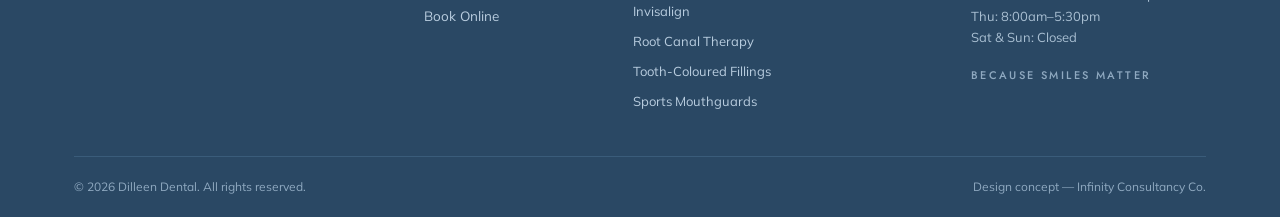
<file: full-team.html>
<!doctype html>

<html lang="en">
    <head>
      <meta charset="UTF-8" />
      <meta name="viewport" content="width=device-width, initial-scale=1.0" />
      <!-- TEMPORARY — prototype indexing block. This site is being developed
           on a Vercel preview domain. Remove this tag as LAUNCH CHECKLIST
           item #1 once the production domain (https://dilleendental.com.au)
           is live. See LAUNCH_CHECKLIST.md. -->
      <meta name="robots" content="noindex, nofollow" />
      <meta
        name="description"
        content="Meet the Dilleen Dental team providing thoughtful, personalised dental care for the Rockhampton community."
      />
      <title>Our Team | Dilleen Dental</title>
      <link rel="canonical" href="https://dilleendental.com.au/full-team.html" />

      <meta property="og:type" content="website" />
      <meta property="og:site_name" content="Dilleen Dental" />
      <meta property="og:locale" content="en_AU" />
      <meta property="og:url" content="https://dilleendental.com.au/full-team.html" />
      <meta property="og:title" content="Our Team | Dilleen Dental" />
      <meta
        property="og:description"
        content="Meet the Dilleen Dental team providing thoughtful, personalised dental care for the Rockhampton community."
      />
      <meta
        property="og:image"
        content="https://dilleendental.com.au/images/full-team-bg-hero.png"
      />
      <meta name="twitter:card" content="summary_large_image" />
      <meta name="twitter:title" content="Our Team | Dilleen Dental" />
      <meta
        name="twitter:description"
        content="Meet the Dilleen Dental team providing thoughtful, personalised dental care for the Rockhampton community."
      />
      <meta
        name="twitter:image"
        content="https://dilleendental.com.au/images/full-team-bg-hero.png"
      />

      <link
        rel="icon"
        href="images/blue-logo.png"
      />

      <link rel="preconnect" href="https://fonts.googleapis.com" />
      <link rel="preconnect" href="https://fonts.gstatic.com" crossorigin />
      <link
        href="https://fonts.googleapis.com/css2?family=Jost:wght@400;500;600;700&family=Mulish:wght@400;500;600;700&display=swap"
        rel="stylesheet"
      />

      <link rel="stylesheet" href="css/base.css" />
      <link rel="stylesheet" href="css/full-team.css" />
      <link rel="stylesheet" href="css/footer.css" />
      <link rel="stylesheet" href="css/global-header.css" />
      <link rel="stylesheet" href="css/global-typography.css" />

      <script type="application/ld+json">
      {
        "@context": "https://schema.org",
        "@graph": [
          {
            "@type": "Dentist",
            "@id": "https://dilleendental.com.au/#organization",
            "name": "Dilleen Dental",
            "url": "https://dilleendental.com.au/"
          },
          {
            "@type": "BreadcrumbList",
            "itemListElement": [
              {
                "@type": "ListItem",
                "position": 1,
                "name": "Home",
                "item": "https://dilleendental.com.au/"
              },
              {
                "@type": "ListItem",
                "position": 2,
                "name": "Our Team",
                "item": "https://dilleendental.com.au/full-team.html"
              }
            ]
          },
          {
            "@type": "Person",
            "name": "Dr Priyanka Rathi",
            "jobTitle": "Principal Dentist",
            "description": "With over 18 years of experience, Priyanka provides gentle, patient-centred care for Rockhampton families.",
            "image": "https://dilleendental.com.au/images/dr-priyanka-2.png",
            "worksFor": { "@id": "https://dilleendental.com.au/#organization" }
          },
          {
            "@type": "Person",
            "name": "Dr Ryan Chen",
            "jobTitle": "Dentist",
            "description": "Ryan combines a calm, patient-focused approach with a strong interest in cosmetic, restorative and comprehensive dentistry.",
            "image": "https://dilleendental.com.au/images/dr.ryan.jpg",
            "worksFor": { "@id": "https://dilleendental.com.au/#organization" }
          },
          {
            "@type": "Person",
            "name": "Dr Chris Xu",
            "jobTitle": "Dentist",
            "description": "Dr Chris Xu provides gentle, attentive care with a focus on long-term oral health and patient comfort.",
            "image": "https://dilleendental.com.au/images/dr-chris-2.png",
            "worksFor": { "@id": "https://dilleendental.com.au/#organization" }
          },
          {
            "@type": "Person",
            "name": "Dr Hitesh Rathi",
            "jobTitle": "Dentist",
            "description": "With over 20 years of clinical experience, Dr Hitesh Rathi provides skilled, compassionate and personalised care.",
            "image": "https://dilleendental.com.au/images/dr-hetish.png",
            "worksFor": { "@id": "https://dilleendental.com.au/#organization" }
          }
        ]
      }
      </script>
    </head>

    <body>
      <div id="top" class="site-topbar">
        <div class="wrap">
          <span class="site-topbar__item site-topbar__address"
            ><svg width="12" height="12" viewBox="0 0 24 24" fill="#c9e9f8">
              <path
                d="M12 2C8.1 2 5 5.1 5 9c0 5.2 7 13 7 13s7-7.8 7-13c0-3.9-3.1-7-7-7zm0 9.5A2.5 2.5 0 1 1 12 6.5a2.5 2.5 0 0 1 0 5z"
              /></svg
            >80 Archer St, Rockhampton QLD 4700</span
          >
          <span class="site-topbar__contacts">
            <a
              class="site-topbar__item site-topbar__email"
              href="mailto:info@dilleendental.com.au"
              ><svg width="12" height="12" viewBox="0 0 24 24" fill="#c9e9f8">
                <path
                  d="M20 4H4a2 2 0 0 0-2 2v12a2 2 0 0 0 2 2h16a2 2 0 0 0 2-2V6a2 2 0 0 0-2-2zm0 4-8 5-8-5V6l8 5 8-5v2z"
                /></svg
              >info@dilleendental.com.au</a
            >
            <a class="site-topbar__item" href="tel:0749223039"
              ><svg width="12" height="12" viewBox="0 0 24 24" fill="#c9e9f8">
                <path
                  d="M6.6 10.8a15.5 15.5 0 0 0 6.6 6.6l2.2-2.2a1 1 0 0 1 1-.25 11.4 11.4 0 0 0 3.6.57 1 1 0 0 1 1 1V20a1 1 0 0 1-1 1A17 17 0 0 1 3 4a1 1 0 0 1 1-1h3.5a1 1 0 0 1 1 1 11.4 11.4 0 0 0 .57 3.6 1 1 0 0 1-.25 1z"
                /></svg
              >(07) 4922 3039</a
            >
          </span>
        </div>
      </div>

      <header id="site-header" class="site-header">
        <div class="wrap site-nav">
          <a class="site-logo" href="index.html" aria-label="Dilleen Dental home">
            <img
              src="images/blue-logo.png"
              alt="Dilleen Dental monogram"
            />
            <span class="site-logo__text"
              ><b>DILLEEN DENTAL</b><span>BECAUSE SMILES MATTER</span></span
            >
          </a>
          <nav class="site-main-nav" id="site-main-nav" aria-label="Primary navigation">
            <a href="index.html">Home</a>
            <a href="about-us.html">About Us</a>
            <a href="full-team.html" aria-current="page">Our Team</a>
            <a href="services.html">Services</a>
            <a href="contact-team.html">Contact</a>
            <a class="site-main-nav__mobile-book" href="appointment.html">Book Appointment</a>
          </nav>
          <a class="site-header-phone" href="tel:0749223039"
            ><svg width="15" height="15" viewBox="0 0 24 24" fill="#1d3b57">
              <path
                d="M6.6 10.8a15.5 15.5 0 0 0 6.6 6.6l2.2-2.2a1 1 0 0 1 1-.25 11.4 11.4 0 0 0 3.6.57 1 1 0 0 1 1 1V20a1 1 0 0 1-1 1A17 17 0 0 1 3 4a1 1 0 0 1 1-1h3.5a1 1 0 0 1 1 1 11.4 11.4 0 0 0 .57 3.6 1 1 0 0 1-.25 1z"
              /></svg
            >(07) 4922 3039</a
          >
          <a
            class="btn navy site-book-button"
            href="appointment.html"
            >Book Now</a
          >
          <button
            class="site-menu-toggle"
            id="site-menu-toggle"
            type="button"
            aria-label="Open navigation menu"
            aria-controls="site-main-nav"
            aria-expanded="false"
          >
            <span></span><span></span><span></span>
          </button>
        </div>
      </header>
      <main class="full-team-page">
        <!-- ========================================
       TEAM HERO
  ========================================= -->

        <section class="page-hero">
          <div class="page-hero__media">
            <img
              src="images/full-team-bg-hero.png"
              alt="The Dilleen Dental team at the Rockhampton clinic"
            />
          </div>

          <div class="page-hero__overlay" aria-hidden="true"></div>

          <div class="wrap page-hero__content">
            <p class="page-hero__eyebrow">The Dilleen Dental Team</p>

            <h1>Proven expertise.<br /><em>Personal touch.</em></h1>

            <p class="page-hero__description">
              Meet the dentists caring for Rockhampton smiles with thoughtful,
              personalised treatment from our Archer Street practice.
            </p>

            <div class="page-hero__actions">
              <a class="page-hero__button" href="#our-dentists">
                Meet our dentists
              </a>

              <a class="page-hero__link" href="#smile-gallery">
                View our work <span>↓</span>
              </a>
            </div>
          </div>

          <div class="page-hero__stat">
            <strong class="page-hero__stat-number">4</strong>
            <span class="page-hero__stat-text">
              dentists providing care for the Rockhampton community
            </span>
          </div>
        </section>

        <!-- ========================================
       TEAM INTRODUCTION
  ========================================= -->

        <section class="team-overview">
          <div class="wrap">
            <div class="team-overview__heading rv">
              <div>
                <p class="ft-eyebrow">Our clinical team</p>
                <h2>People who care about how you feel.</h2>
              </div>

              <p>
                Our dentists take the time to listen, explain your options and
                help you feel comfortable throughout your dental care. From
                preventive appointments to comprehensive rehabilitation, your
                treatment is planned around your needs.
              </p>
            </div>

            <div class="team-overview__facts rv">
              <div class="team-fact">
                <strong>1995</strong>
                <span>Caring for South Rockhampton since 1995</span>
              </div>

              <div class="team-fact">
                <strong>QIP</strong>
                <span>Accredited dental practice</span>
              </div>

              <div class="team-fact">
                <strong>4</strong>
                <span>Welcoming dentists in one convenient clinic</span>
              </div>
            </div>
          </div>
        </section>

        <!-- ========================================
       DENTIST PROFILES
  ========================================= -->

        <section class="team-profiles" id="our-dentists">
          <div class="wrap">
            <div class="team-profiles__intro rv">
              <div class="team-profiles__heading">
                <p class="ft-eyebrow">Meet the dentists</p>
                <h2>Get to know the people behind your care.</h2>
              </div>

              <p class="team-profiles__summary">
                Every dentist brings their own experience and approach, while
                sharing the same commitment to thoughtful, personalised care
                for the Rockhampton community.
              </p>
            </div>

            <nav class="team-profile-nav rv" aria-label="Dentist profiles">
              <a href="#dr-priyanka-rathi">Priyanka Rathi</a>
              <a href="#dr-ryan-chen">Ryan Chen</a>
              <a href="#dr-chris-xu">Chris Xu</a>
              <a href="#dr-hitesh-rathi">Hitesh Rathi</a>
            </nav>

            <div class="doctor-profiles">
              
              <!-- DR PRIYANKA RATHI -->

              <article
                class="doctor-profile"
                id="dr-priyanka-rathi"
                aria-labelledby="dr-priyanka-rathi-name"
              >
                <header class="doctor-profile__header">
                  <span class="doctor-profile__number" aria-hidden="true">01</span>
                  <div>
                    <p class="doctor-profile__role">Principal Dentist</p>
                    <h3 id="dr-priyanka-rathi-name">Dr Priyanka Rathi</h3>
                  </div>
                  <span class="doctor-profile__location">
                    Dilleen Dental · Rockhampton
                  </span>
                </header>

                <div class="doctor-profile__body">
                  <figure class="doctor-profile__photo">
                    <img
                      src="images/dr-priyanka-2.png"
                      alt="Dr Priyanka Rathi, Principal Dentist at Dilleen Dental"
                      loading="lazy"
                    />
                    <figcaption>Principal Dentist at Dilleen Dental</figcaption>
                  </figure>

                  <div class="doctor-profile__content">
                    <p class="doctor-profile__lead">
                      With over 18 years of experience, Priyanka provides gentle,
                      patient-centred care for Rockhampton families.
                    </p>

                    <div class="doctor-profile__bio-shell">
                      <div
                        class="doctor-profile__bio"
                        id="dr-priyanka-rathi-bio"
                        tabindex="0"
                      >
                        <p>
                          Dr Priyanka Rathi is an AHPRA-registered dentist with
                          over 18 years of clinical experience. After qualifying
                          overseas, she moved to Australia in 2010 and has
                          proudly called Rockhampton home since 2018.
                        </p>

                        <p>
                          Priyanka enjoys all aspects of general dentistry, with
                          particular interests in root canal therapy and aesthetic
                          dentistry. She is passionate about saving natural teeth
                          through modern endodontic treatment and helping patients
                          achieve healthy, beautiful smiles with conservative,
                          evidence-based cosmetic dentistry. Her meticulous
                          attention to detail and commitment to excellence ensure
                          that every treatment is tailored to the individual needs
                          and goals of her patients.
                        </p>

                        <p>
                          Known for her gentle, compassionate and ethical approach,
                          Priyanka is especially experienced in caring for children
                          and anxious patients. She believes that every dental
                          visit should be a positive experience and takes the time
                          to listen, explain treatment options clearly and help
                          patients feel relaxed and confident throughout their
                          care.
                        </p>

                        <p>
                          Committed to lifelong learning, Priyanka regularly
                          undertakes continuing professional development to stay
                          up to date with the latest advances in dentistry. She is
                          passionate about delivering modern, evidence-based
                          treatment while building long-lasting relationships
                          founded on trust, honesty and exceptional care.
                        </p>

                        <p>
                          Outside the clinic, Priyanka enjoys spending time with
                          her family and is a proud mum of two children. She loves
                          cheering on her children at their weekend sporting
                          events, catching up with family and friends, and
                          expressing her creativity through art and craft. She
                          values being part of the Rockhampton community and is
                          passionate about helping local families achieve healthy,
                          confident smiles.
                        </p>
                      </div>

                      <button
                        class="doctor-profile__bio-scroll"
                        type="button"
                        aria-controls="dr-priyanka-rathi-bio"
                        aria-label="Scroll down to read more about Dr Priyanka Rathi"
                        hidden
                      >
                        <span>Scroll to read more</span>
                        <span aria-hidden="true">↓</span>
                      </button>
                    </div>

                    <div class="doctor-profile__services">
                      <p>Clinical interests</p>
                      <div class="doctor-profile__interests">
                        <span>Root canal therapy</span>
                        <span>Aesthetic dentistry</span>
                      </div>
                    </div>
                  </div>
                </div>

                <footer class="doctor-profile__footer">
                  <dl class="doctor-profile__details">
                    <div>
                      <dt>Available</dt>
                      <dd>Monday–Thursday, 8:30am–3:00pm</dd>
                    </div>
                    <div>
                      <dt>Provider number</dt>
                      <dd>4697827L</dd>
                    </div>
                  </dl>

                  <a
                    class="ft-button ft-button--navy"
                    href="appointment.html#top"
                  >
                    Book an appointment
                  </a>
                </footer>
              </article>


              <!-- DR RYAN CHEN -->

              <article
                class="doctor-profile"
                id="dr-ryan-chen"
                aria-labelledby="dr-ryan-chen-name"
              >
                <header class="doctor-profile__header">
                  <span class="doctor-profile__number" aria-hidden="true">02</span>
                  <div>
                    <p class="doctor-profile__role">Dentist</p>
                    <h3 id="dr-ryan-chen-name">Dr Ryan Chen</h3>
                  </div>
                  <span class="doctor-profile__location">
                    Dilleen Dental · Rockhampton
                  </span>
                </header>

                <div class="doctor-profile__body">
                  <figure class="doctor-profile__photo">
                    <img
                      src="images/dr.ryan.jpg"
                      alt="Dr Ryan Chen, Dentist at Dilleen Dental"
                      loading="lazy"
                    />
                    <figcaption>Calm, patient-focused dental care</figcaption>
                  </figure>

                  <div class="doctor-profile__content">
                    <p class="doctor-profile__lead">
                      Ryan combines a calm, patient-focused approach with a
                      strong interest in cosmetic, restorative and comprehensive
                      dentistry.
                    </p>

                    <div class="doctor-profile__bio-shell">
                      <div
                        class="doctor-profile__bio"
                        id="dr-ryan-chen-bio"
                        tabindex="0"
                      >
                        <p>
                          Ryan’s dental journey began when he left Singapore to
                          pursue his passion at the University of Queensland,
                          where he graduated with first-class honours. His
                          education and career have been enriched by experience
                          and mentorship at respected clinics throughout
                          Queensland, including Brisbane, Dalby and Rockhampton
                          Hospital.
                        </p>

                        <p>
                          Ryan enjoys all aspects of dentistry and has a particular
                          interest in cosmetic and aesthetic procedures, full-mouth
                          rehabilitation and natural-looking composite
                          restorations. He is also committed to continuing
                          education in oral surgery, with a focus on making
                          extractions as comfortable and efficient as possible.
                        </p>

                        <p>
                          Outside dentistry, Ryan enjoys football, fishing,
                          camping, travelling and recreating dishes inspired by
                          his culinary adventures.
                        </p>
                      </div>

                      <button
                        class="doctor-profile__bio-scroll"
                        type="button"
                        aria-controls="dr-ryan-chen-bio"
                        aria-label="Scroll down to read more about Dr Ryan Chen"
                        hidden
                      >
                        <span>Scroll to read more</span>
                        <span aria-hidden="true">↓</span>
                      </button>
                    </div>

                    <div class="doctor-profile__services">
                      <p>Clinical interests</p>
                      <div class="doctor-profile__interests">
                        <span>Cosmetic dentistry</span>
                        <span>Full-mouth rehabilitation</span>
                        <span>Restorative dentistry</span>
                        <span>Oral surgery</span>
                      </div>
                    </div>
                  </div>
                </div>

                <footer class="doctor-profile__footer">
                  <dl class="doctor-profile__details">
                    <div>
                      <dt>Available</dt>
                      <dd>
                        Monday–Thursday, 8:00am–5:00pm<br />
                        Alternating Fridays, 8:00am–5:00pm
                      </dd>
                    </div>
                    <div>
                      <dt>Provider number</dt>
                      <dd>6705481H</dd>
                    </div>
                  </dl>

                  <a
                    class="ft-button ft-button--navy"
                    href="appointment.html#top"
                  >
                    Book an appointment
                  </a>
                </footer>
              </article>

              <!-- DR CHRIS XU -->

              <article
                class="doctor-profile"
                id="dr-chris-xu"
                aria-labelledby="dr-chris-xu-name"
              >
                <header class="doctor-profile__header">
                  <span class="doctor-profile__number" aria-hidden="true">03</span>
                  <div>
                    <p class="doctor-profile__role">Dentist</p>
                    <h3 id="dr-chris-xu-name">Dr Chris Xu</h3>
                  </div>
                  <span class="doctor-profile__location">
                    Dilleen Dental · Rockhampton
                  </span>
                </header>

                <div class="doctor-profile__body">
                  <figure class="doctor-profile__photo">
                    <img
                      src="images/dr-chris-2.png"
                      alt="Dr Chris Xu, Dentist at Dilleen Dental"
                      loading="lazy"
                    />
                    <figcaption>Welcoming, professional dental care</figcaption>
                  </figure>

                  <div class="doctor-profile__content">
                    <p class="doctor-profile__lead">
                      Dr Chris Xu provides gentle, attentive care with a focus
                      on long-term oral health and patient comfort.
                    </p>

                    <div class="doctor-profile__bio-shell">
                      <div
                        class="doctor-profile__bio"
                        id="dr-chris-xu-bio"
                        tabindex="0"
                      >
                        <p>
                          Dr Chris Xu grew up in Sydney and completed his
                          Bachelor of Dentistry with Honours at the University
                          of Sydney in 2012. He spent two years working across
                          both public and private sectors before serving as a
                          principal dentist in regional New South Wales for five
                          years. Now based in South-East Queensland with his
                          wife, Rina, and son, Martin, Chris enjoys an active
                          family lifestyle along the coast.
                        </p>

                        <p>
                          Known for his gentle and attentive approach, Chris
                          focuses on long-term oral health and patient comfort.
                          He has a special interest in dental implants and
                          orthodontic treatments, including Invisalign®, and is
                          fluent in both English and Mandarin.
                        </p>

                        <ul>
                          <li>
                            Graduate of the Master Clinician Program in Implant
                            Dentistry (GIDE)
                          </li>
                          <li>
                            Honours graduate of the POS Orthodontics Seminar
                          </li>
                          <li>
                            Fellow of the International Congress of Oral
                            Implantologists (ICOI)
                          </li>
                          <li>
                            Fellow of the International College of Continuing
                            Dental Education (FICCDE)
                          </li>
                        </ul>
                      </div>

                      <button
                        class="doctor-profile__bio-scroll"
                        type="button"
                        aria-controls="dr-chris-xu-bio"
                        aria-label="Scroll down to read more about Dr Chris Xu"
                        hidden
                      >
                        <span>Scroll to read more</span>
                        <span aria-hidden="true">↓</span>
                      </button>
                    </div>

                    <div class="doctor-profile__services">
                      <p>Clinical interests</p>
                      <div class="doctor-profile__interests">
                        <span>Dental Implants</span>
                        <span>Orthodontics</span>
                        <span>Invisalign®</span>
                      </div>
                    </div>
                  </div>
                </div>

                <footer class="doctor-profile__footer">
                  <dl class="doctor-profile__details">
                    <div>
                      <dt>Appointments</dt>
                      <dd>Contact our team for current availability</dd>
                    </div>
                  </dl>

                  <a
                    class="ft-button ft-button--navy"
                    href="appointment.html#top"
                  >
                    Book an appointment
                  </a>
                </footer>
              </article>

              <!-- DR HITESH RATHI -->

              <article
                class="doctor-profile"
                id="dr-hitesh-rathi"
                aria-labelledby="dr-hitesh-rathi-name"
              >
                <header class="doctor-profile__header">
                  <span class="doctor-profile__number" aria-hidden="true">04</span>
                  <div>
                    <p class="doctor-profile__role">Dentist</p>
                    <h3 id="dr-hitesh-rathi-name">Dr Hitesh Rathi</h3>
                  </div>
                  <span class="doctor-profile__location">
                    Dilleen Dental · Rockhampton
                  </span>
                </header>

                <div class="doctor-profile__body">
                  <figure class="doctor-profile__photo">
                    <img
                      src="images/dr-hetish.png"
                      alt="Dr Hitesh Rathi, Dentist at Dilleen Dental"
                      loading="lazy"
                    />
                    <figcaption>Friday afternoon appointments</figcaption>
                  </figure>

                  <div class="doctor-profile__content">
                    <p class="doctor-profile__lead">
                      With over 20 years of clinical experience, Dr Hitesh Rathi
                      provides skilled, compassionate and personalised care.
                    </p>

                    <div class="doctor-profile__bio-shell">
                      <div
                        class="doctor-profile__bio"
                        id="dr-hitesh-rathi-bio"
                        tabindex="0"
                      >
                        <p>
                          Dr Hitesh Rathi graduated with a Bachelor of Dental
                          Surgery (B.D.S.) and has also completed a Post Graduate
                          Certificate in Primary Dental Care. With over 20 years
                          of clinical experience, Dr Rathi is a highly skilled
                          and compassionate dentist dedicated to delivering
                          exceptional patient care.
                        </p>

                        <p>
                          He enjoys all aspects of general dentistry, with
                          particular interests in Cosmetic Dentistry, Smile
                          Designing, Anterior Teeth Alignment, Wisdom Teeth
                          Removal, Minor Oral Surgical Procedures, Dental
                          Extractions, Fillings, Root Canal Treatment, and Crowns
                          and Bridges. Known for his gentle approach and
                          meticulous attention to detail, Dr Rathi is committed
                          to helping every patient achieve a healthy, confident
                          smile through personalised, evidence-based treatment.
                        </p>

                        <p>
                          As a senior clinician, Dr Rathi believes in always
                          acting in the best interests of his patients, providing
                          honest advice and striving for excellence in every
                          aspect of dental care. He takes the time to listen to
                          each patient’s concerns, ensuring they feel comfortable,
                          well-informed and confident throughout their treatment
                          journey.
                        </p>

                        <p>
                          Outside of work, Dr Rathi enjoys travelling with his
                          family, dancing, and staying active through sports
                          including pickleball, table tennis and cricket. His
                          friendly nature, extensive experience and commitment
                          to outstanding care make him a trusted choice for
                          patients of all ages.
                        </p>
                      </div>

                      <button
                        class="doctor-profile__bio-scroll"
                        type="button"
                        aria-controls="dr-hitesh-rathi-bio"
                        aria-label="Scroll down to read more about Dr Hitesh Rathi"
                        hidden
                      >
                        <span>Scroll to read more</span>
                        <span aria-hidden="true">↓</span>
                      </button>
                    </div>

                    <div class="doctor-profile__services">
                      <p>Clinical interests</p>
                      <div class="doctor-profile__interests">
                        <span>Cosmetic Dentistry</span>
                        <span>Smile Designing</span>
                        <span>Anterior Teeth Alignment</span>
                        <span>Wisdom Teeth Removal</span>
                        <span>Minor Oral Surgery</span>
                        <span>Dental Extractions</span>
                        <span>Fillings</span>
                        <span>Root Canal Treatment</span>
                        <span>Crowns and Bridges</span>
                      </div>
                    </div>
                  </div>
                </div>

                <footer class="doctor-profile__footer">
                  <dl class="doctor-profile__details">
                    <div>
                      <dt>Available</dt>
                      <dd>Alternating Fridays, 12:30pm–5:00pm</dd>
                    </div>
                    <div>
                      <dt>Provider number</dt>
                      <dd>4320019A</dd>
                    </div>
                  </dl>

                  <a
                    class="ft-button ft-button--navy"
                    href="appointment.html#top"
                  >
                    Book an appointment
                  </a>
                </footer>
              </article>
            </div>
          </div>
        </section>

        <!-- ========================================
       TEAM APPROACH
  ========================================= -->

        <section class="team-approach">
          <div class="wrap team-approach__layout">
            <div class="team-approach__heading rv">
              <p class="ft-eyebrow">Our approach</p>
              <h2>Clear guidance at every stage of your care.</h2>
            </div>

            <div class="team-approach__items">
              <article class="approach-item rv">
                <span>01</span>
                <h3>We listen first</h3>
                <p>
                  Your concerns, comfort and goals help guide your treatment
                  recommendations.
                </p>
              </article>

              <article class="approach-item rv">
                <span>02</span>
                <h3>We explain your options</h3>
                <p>
                  You receive clear information about suitable treatments,
                  expected fees and next steps.
                </p>
              </article>

              <article class="approach-item rv">
                <span>03</span>
                <h3>We plan around you</h3>
                <p>
                  Your dental care is personalised around your oral health,
                  schedule and individual needs.
                </p>
              </article>
            </div>
          </div>
        </section>

        <!-- ========================================
       SMILE GALLERY
  ========================================= -->

        <section class="smile-gallery" id="smile-gallery">
          <div class="wrap">
            <div class="smile-gallery__heading rv">
              <div>
                <p class="ft-eyebrow">Our work</p>
                <h2>Smile transformations from our practice.</h2>
              </div>

              <p>
                Explore examples of treatments completed by the Dilleen Dental
                team. Every treatment plan is personalised, and individual
                results will vary.
              </p>
            </div>

            <div class="smile-gallery__grid">
              <!-- CASE 01 -->

              <figure class="smile-case rv">
                <div class="smile-case__comparison">
                  <div class="smile-case__image">
                    <img
                      src="images/gallery/full-mouth-rehab-before.png"
                      alt="Before full-mouth rehabilitation treatment"
                      loading="lazy"
                    />
                    <span>Before</span>
                  </div>

                  <div class="smile-case__image">
                    <img
                      src="images/gallery/full-mouth-rehab-after.png"
                      alt="After full-mouth rehabilitation treatment"
                      loading="lazy"
                    />
                    <span>After</span>
                  </div>
                </div>

                <figcaption>
                  <span class="smile-case__category">Comprehensive care</span>
                  <h3>Full-Mouth Rehabilitation</h3>
                  <p>
                    A carefully planned combination of treatments designed to
                    restore comfort, function and appearance.
                  </p>
                </figcaption>
              </figure>

              <!-- CASE 02 -->

              <figure class="smile-case rv">
                <div class="smile-case__comparison">
                  <div class="smile-case__image">
                    <img
                      src="images/gallery/crowns-before.png"
                      alt="Before porcelain crown and veneer treatment"
                      loading="lazy"
                    />
                    <span>Before</span>
                  </div>

                  <div class="smile-case__image">
                    <img
                      src="images/gallery/crowns-after.png"
                      alt="After porcelain crown and veneer treatment"
                      loading="lazy"
                    />
                    <span>After</span>
                  </div>
                </div>

                <figcaption>
                  <span class="smile-case__category"
                    >Restorative dentistry</span
                  >
                  <h3>Crowns and Veneers</h3>
                  <p>
                    Custom laboratory-made restorations created to improve
                    damaged or worn teeth.
                  </p>
                </figcaption>
              </figure>

              <!-- CASE 03 -->

              <figure class="smile-case rv">
                <div class="smile-case__comparison">
                  <div class="smile-case__image">
                    <img
                      src="images/gallery/teeth-whitening-before.png"
                      alt="Before professional teeth whitening"
                      loading="lazy"
                    />
                    <span>Before</span>
                  </div>

                  <div class="smile-case__image">
                    <img
                      src="images/gallery/teeth-whitening-after.png"
                      alt="After professional teeth whitening"
                      loading="lazy"
                    />
                    <span>After</span>
                  </div>
                </div>

                <figcaption>
                  <span class="smile-case__category">Cosmetic dentistry</span>
                  <h3>Teeth Whitening</h3>
                  <p>
                    Professionally supervised whitening tailored to the
                    patient’s smile and treatment goals.
                  </p>
                </figcaption>
              </figure>

              <!-- CASE 04 -->

              <figure class="smile-case rv">
                <div class="smile-case__comparison">
                  <div class="smile-case__image">
                    <img
                      src="images/gallery/invisalign-before.png"
                      alt="Before Invisalign clear aligner treatment"
                      loading="lazy"
                    />
                    <span>Before</span>
                  </div>

                  <div class="smile-case__image">
                    <img
                      src="images/gallery/invisalign-after.png"
                      alt="After Invisalign clear aligner treatment"
                      loading="lazy"
                    />
                    <span>After</span>
                  </div>
                </div>

                <figcaption>
                  <span class="smile-case__category">Clear aligners</span>
                  <h3>Invisalign®</h3>
                  <p>
                    A personalised clear-aligner plan designed to gradually
                    improve dental alignment.
                  </p>
                </figcaption>
              </figure>

              <!-- CASE 05 -->

              <figure class="smile-case rv">
                <div class="smile-case__comparison">
                  <div class="smile-case__image">
                    <img
                      src="images/gallery/tooth-fillings-before.png"
                      alt="Before tooth-coloured filling treatment"
                      loading="lazy"
                    />
                    <span>Before</span>
                  </div>

                  <div class="smile-case__image">
                    <img
                      src="images/gallery/tooth-fillings-after.png"
                      alt="After tooth-coloured filling treatment"
                      loading="lazy"
                    />
                    <span>After</span>
                  </div>
                </div>

                <figcaption>
                  <span class="smile-case__category"
                    >Restorative dentistry</span
                  >
                  <h3>Tooth-Coloured Fillings</h3>
                  <p>
                    Composite restorations shaped and colour-matched to blend
                    with the natural tooth.
                  </p>
                </figcaption>
              </figure>

              <!-- CASE 06 -->

              <figure class="smile-case rv">
                <div class="smile-case__comparison">
                  <div class="smile-case__image">
                    <img
                      src="images/gallery/implant-before.png"
                      alt="Before dental implant restoration"
                      loading="lazy"
                    />
                    <span>Before</span>
                  </div>

                  <div class="smile-case__image">
                    <img
                      src="images/gallery/implant-after.png"
                      alt="After dental implant restoration"
                      loading="lazy"
                    />
                    <span>After</span>
                  </div>
                </div>

                <figcaption>
                  <span class="smile-case__category"
                    >Replace missing teeth</span
                  >
                  <h3>Dental Implants</h3>
                  <p>
                    Implant treatment planned around the patient’s oral health,
                    function and individual needs.
                  </p>
                </figcaption>
              </figure>
            </div>

           
          </div>
        </section>

        <!-- ========================================
       BOTTOM CTA
  ========================================= -->

        <section class="full-team-cta">
          <div class="wrap full-team-cta__content rv">
            <div>
              <p class="ft-eyebrow">New patients welcome</p>
              <h2>Ready to meet your dental team?</h2>

              <p>
                Book an appointment with our welcoming Rockhampton team and let
                us help you feel comfortable about your dental care.
              </p>
            </div>

            <div class="full-team-cta__actions">
              <a
                class="ft-button ft-button--navy"
                href="appointment.html#top"
              >
                Book an appointment
              </a>

              <a class="ft-button ft-button--outline" href="tel:0749223039">
                Call (07) 4922 3039
              </a>
            </div>
          </div>
        </section>

      </main>

        <footer>
      <div class="wrap">
        <div class="top">
          <div>
            <img
              class="lockup"
              src="images/blue-long-logo.png"
              alt="Dilleen Dental — Because Smiles Matter"
            />
            <p class="footer-intro">
              QIP accredited family dental practice, caring for South
              Rockhampton since 1995.
            </p>
          </div>
          <div>
            <h4>Practice</h4>
            <ul>
              <li><a href="about-us.html#top">About Us</a></li>
              <li><a href="full-team.html#top">Our Team</a></li>
              <li><a href="new-patients.html#top">New Patients</a></li>
              <li><a href="faq.html#top" aria-current="page">FAQs</a></li>
              <li><a href="contact-team.html#top">Contact Us</a></li>
              <li><a href="appointment.html#top">Book Online</a></li>
            </ul>
          </div>
          <div>
            <h4>Services</h4>
            <ul class="footer-services">
              <li>
                <a href="services.html#family-dentistry">Family Dentistry</a>
              </li>
              <li>
                <a href="services.html#dental-implants">Dental Implants</a>
              </li>
              <li>
                <a href="services.html#crowns-veneers"
                  >Crowns, Veneers &amp; Bridges</a
                >
              </li>
              <li>
                <a href="services.html#full-mouth-rehabilitation"
                  >Full Mouth Rehabilitation</a
                >
              </li>
              <li>
                <a href="services.html#teeth-whitening">Teeth Whitening</a>
              </li>
              <li><a href="services.html#invisalign">Invisalign</a></li>
              <li>
                <a href="services.html#root-canal-therapy"
                  >Root Canal Therapy</a
                >
              </li>
              <li>
                <a href="services.html#tooth-coloured-fillings"
                  >Tooth-Coloured Fillings</a
                >
              </li>
              <li>
                <a href="services.html#sports-mouthguards"
                  >Sports Mouthguards</a
                >
              </li>
            </ul>
          </div>
          <div>
            <h4>Visit Us</h4>
            <ul>
              <li>80 Archer St<br />Rockhampton QLD 4700</li>
              <li><a href="tel:0749223039">(07) 4922 3039</a></li>
              <li>
                <a href="mailto:info@dilleendental.com.au"
                  >info@dilleendental.com.au</a
                >
              </li>
              <li class="footer-hours">
                Mon–Wed &amp; Fri: 8:00am–5:00pm<br />Thu: 8:00am–5:30pm<br />Sat
                &amp; Sun: Closed
              </li>
            </ul>
            <div class="tag">Because Smiles Matter</div>
          </div>
        </div>
        <div class="base">
          <span
            >© <span id="year">2026</span> Dilleen Dental. All rights
            reserved.</span
          >
          <span>Design concept — Infinity Consultancy Co.</span>
        </div>
      </div>
    </footer>
    <script src="js/global-header.js"></script>
    <script src="js/full-team.js"></script>
  </body>
</html>
</file>
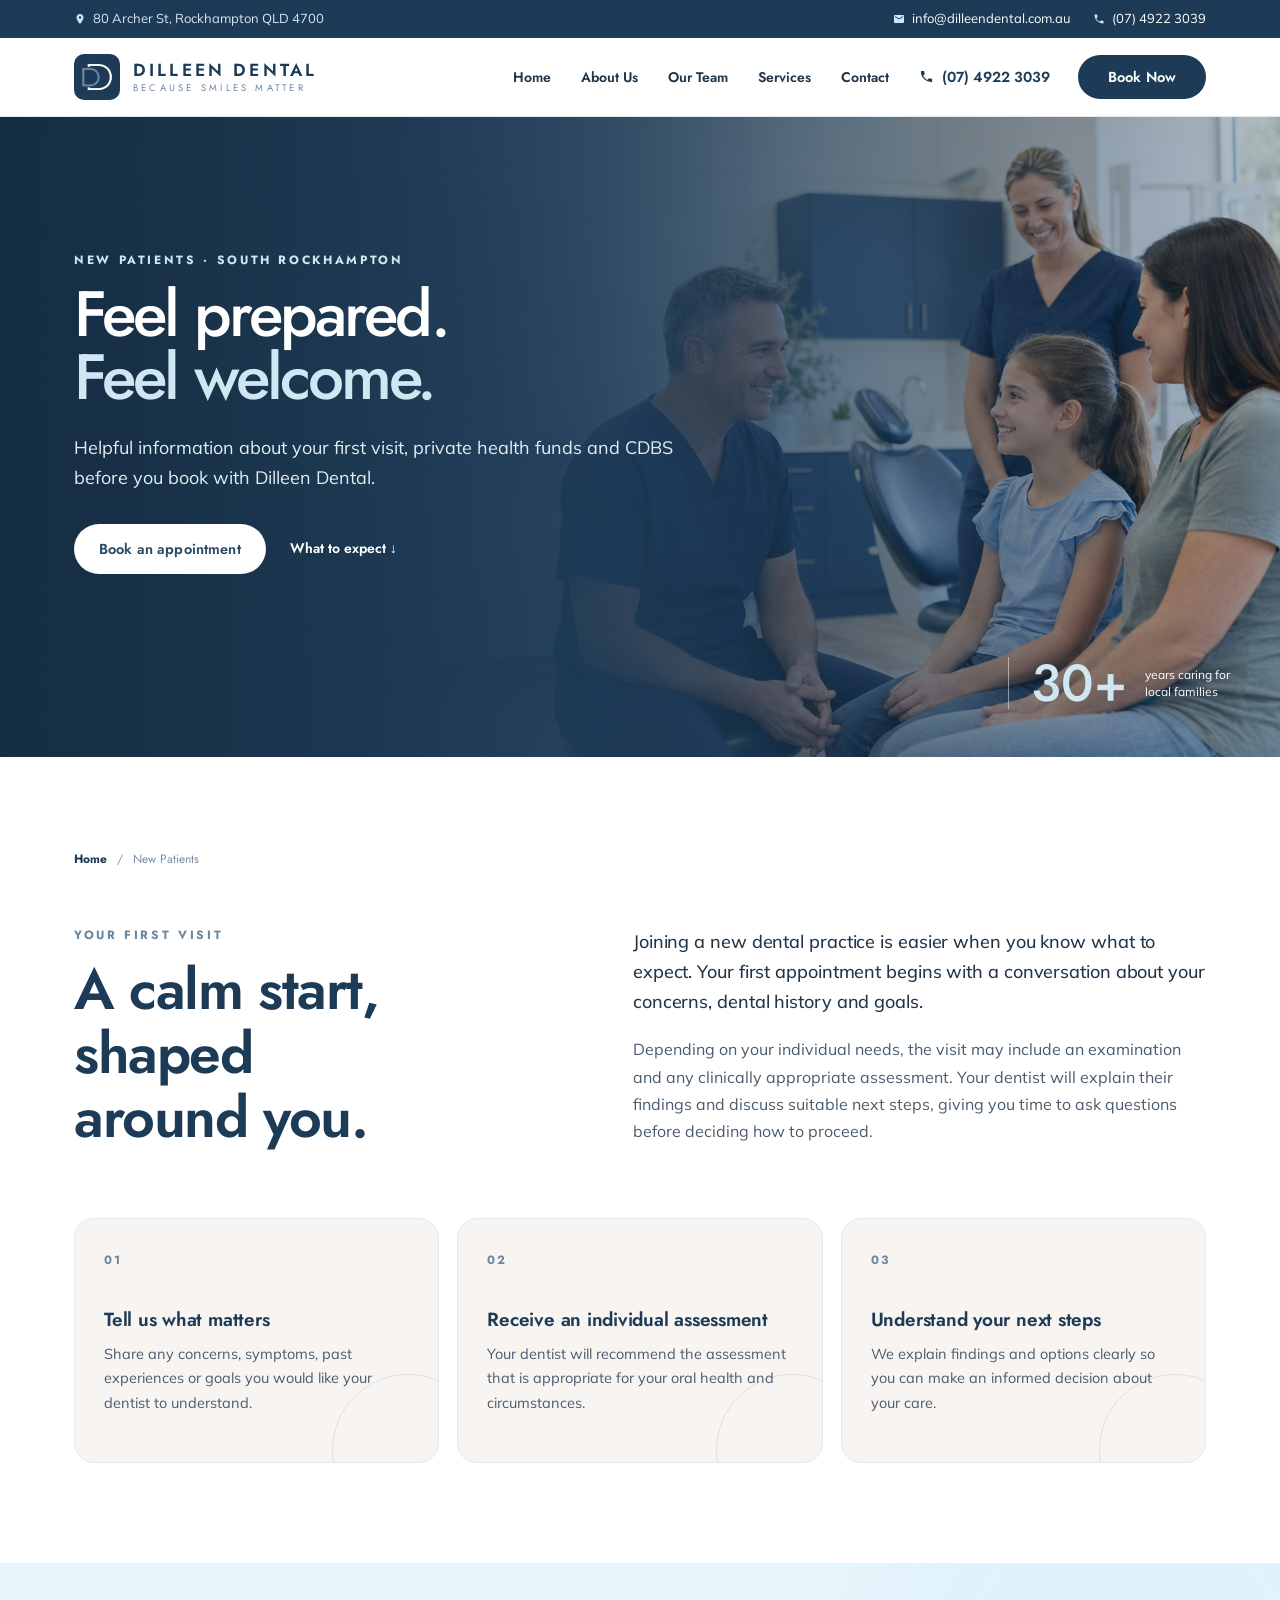
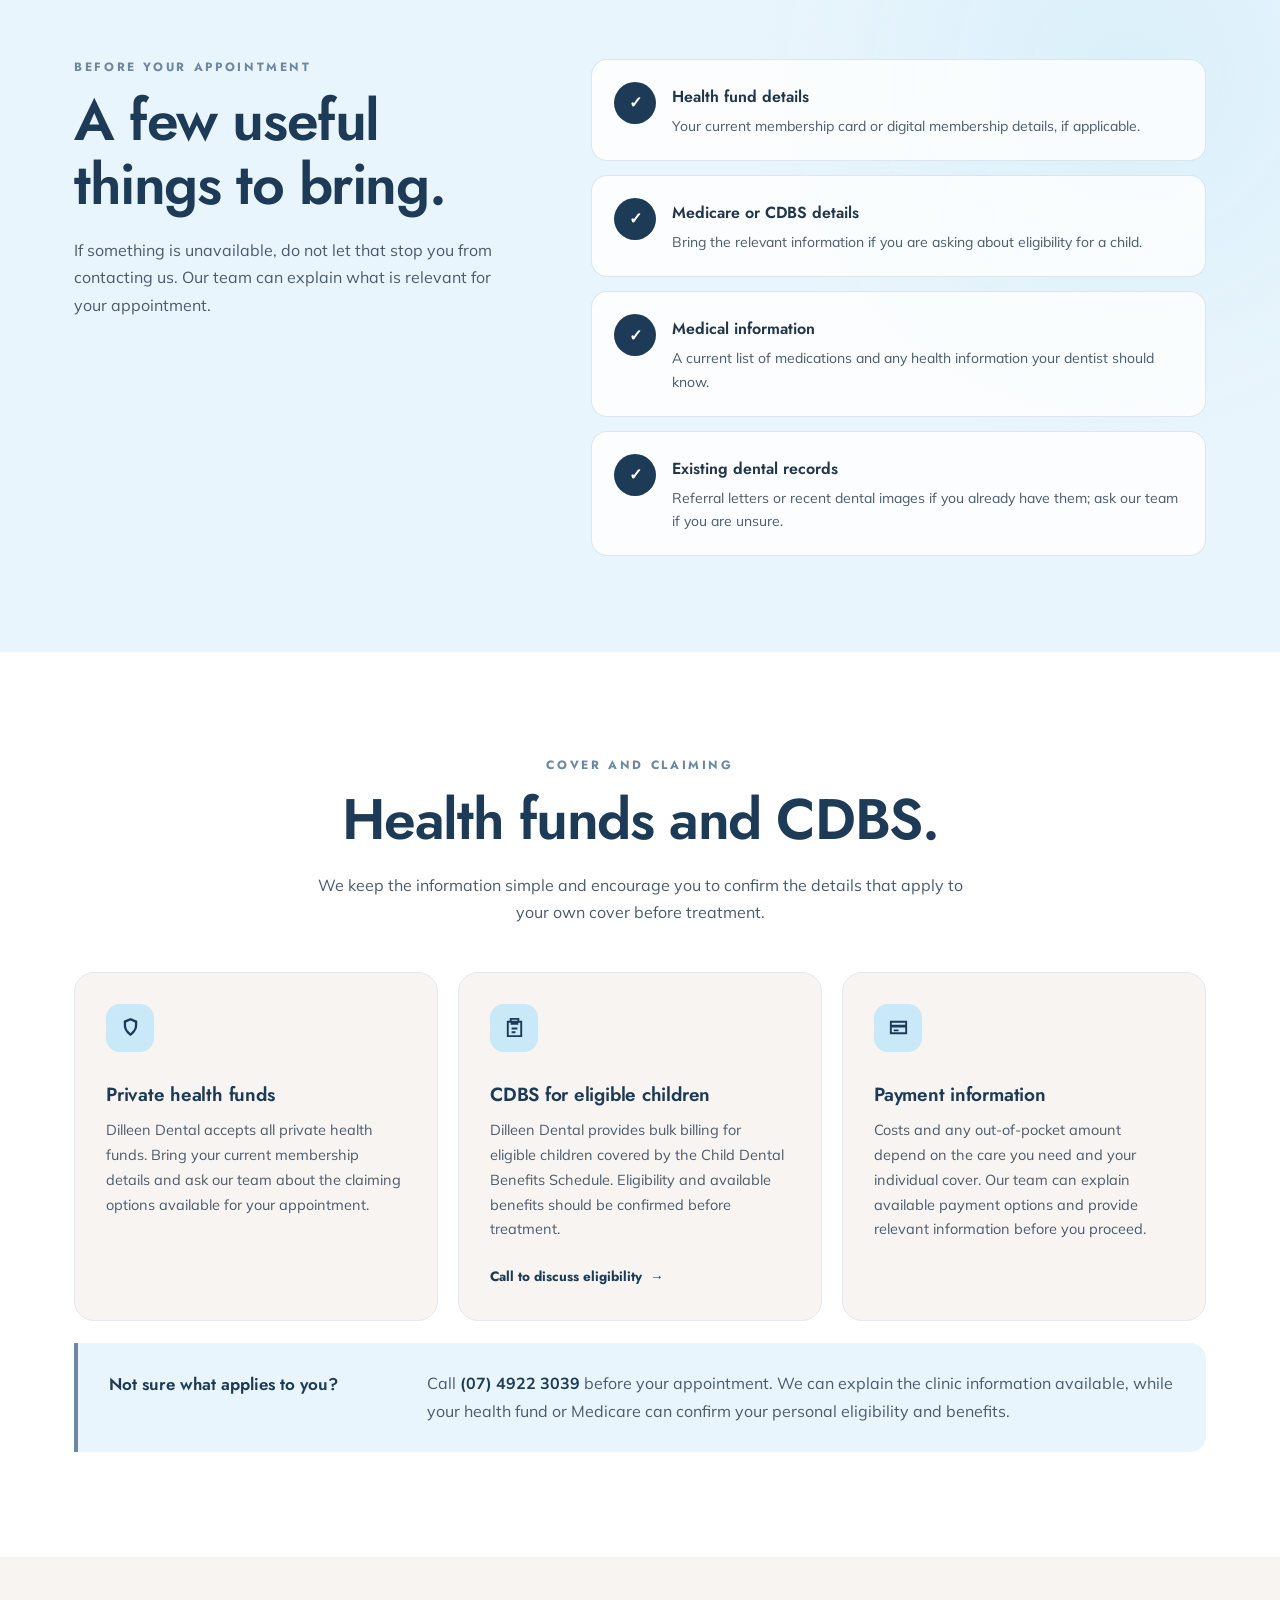
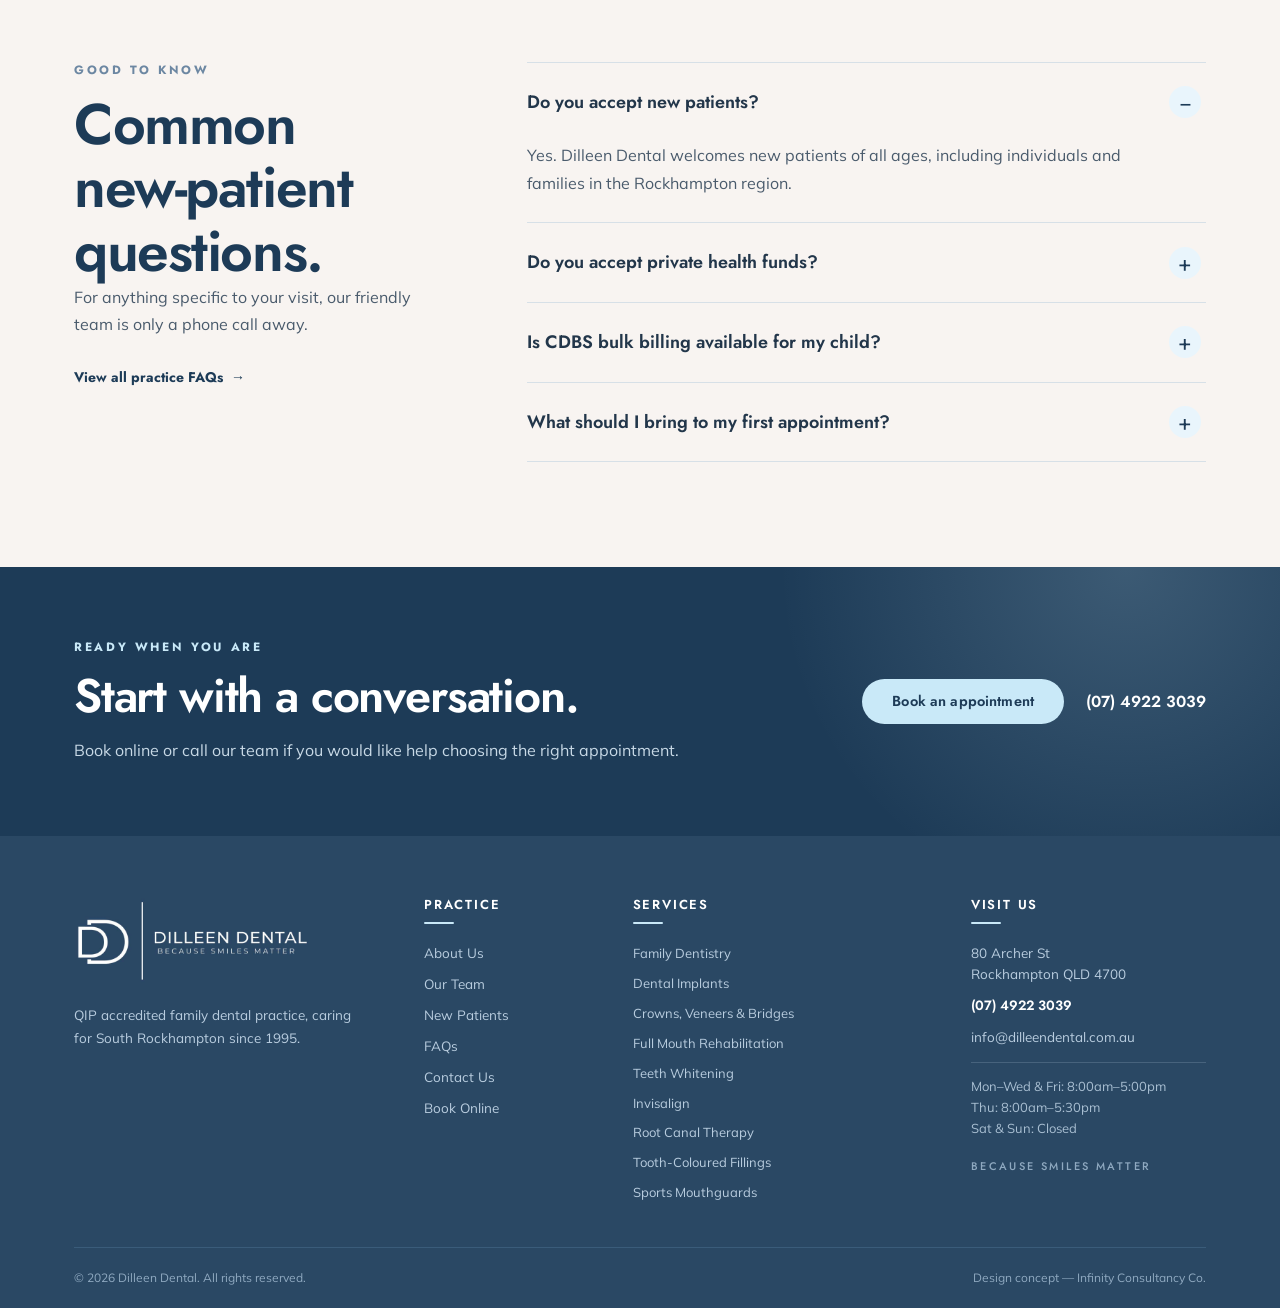
<file: new-patients.html>
<!doctype html>
<html lang="en-AU">
  <head>
    <meta charset="UTF-8" />
    <meta name="viewport" content="width=device-width, initial-scale=1.0" />
    <!-- TEMPORARY — keep this page out of search results until the production
         site and the clinic-approved patient information are ready to launch. -->
    <meta name="robots" content="noindex, nofollow" />
    <meta
      name="description"
      content="Thinking of joining Dilleen Dental? See what your first visit may involve, the health funds we accept and CDBS information for eligible children."
    />
    <title>New Patients &amp; Health Funds | Dilleen Dental Rockhampton</title>
    <link
      rel="canonical"
      href="https://dilleendental.com.au/new-patients.html"
    />

    <meta property="og:type" content="website" />
    <meta property="og:site_name" content="Dilleen Dental" />
    <meta property="og:locale" content="en_AU" />
    <meta
      property="og:url"
      content="https://dilleendental.com.au/new-patients.html"
    />
    <meta
      property="og:title"
      content="New Patients &amp; Health Funds | Dilleen Dental Rockhampton"
    />
    <meta
      property="og:description"
      content="Helpful information for your first visit, private health funds and CDBS bulk billing for eligible children at Dilleen Dental."
    />
    <meta
      property="og:image"
      content="https://dilleendental.com.au/images/who-we-are-bg.png"
    />
    <meta name="twitter:card" content="summary_large_image" />
    <meta
      name="twitter:title"
      content="New Patients &amp; Health Funds | Dilleen Dental Rockhampton"
    />
    <meta
      name="twitter:description"
      content="Helpful information for your first visit, private health funds and CDBS bulk billing for eligible children at Dilleen Dental."
    />
    <meta
      name="twitter:image"
      content="https://dilleendental.com.au/images/who-we-are-bg.png"
    />

    <link rel="icon" href="images/blue-logo.png" />
    <link rel="preconnect" href="https://fonts.googleapis.com" />
    <link rel="preconnect" href="https://fonts.gstatic.com" crossorigin />
    <link
      href="https://fonts.googleapis.com/css2?family=Jost:wght@400;500;600;700&amp;family=Mulish:wght@400;500;600;700&amp;display=swap"
      rel="stylesheet"
    />
    <link rel="stylesheet" href="css/base.css" />
    <link rel="stylesheet" href="css/new-patients.css" />
    <link rel="stylesheet" href="css/footer.css" />
    <link rel="stylesheet" href="css/global-header.css" />
    <link rel="stylesheet" href="css/global-typography.css" />

    <script type="application/ld+json">
      {
        "@context": "https://schema.org",
        "@graph": [
          {
            "@type": "Dentist",
            "@id": "https://dilleendental.com.au/#organization",
            "name": "Dilleen Dental",
            "url": "https://dilleendental.com.au/",
            "logo": "https://dilleendental.com.au/images/blue-long-logo.png",
            "telephone": "+61 7 4922 3039",
            "email": "info@dilleendental.com.au",
            "address": {
              "@type": "PostalAddress",
              "streetAddress": "80 Archer Street",
              "addressLocality": "Rockhampton",
              "addressRegion": "QLD",
              "postalCode": "4700",
              "addressCountry": "AU"
            }
          },
          {
            "@type": "WebPage",
            "@id": "https://dilleendental.com.au/new-patients.html#webpage",
            "url": "https://dilleendental.com.au/new-patients.html",
            "name": "New Patients & Health Funds",
            "description": "Information for new patients about first visits, private health funds and CDBS at Dilleen Dental in Rockhampton.",
            "about": {
              "@id": "https://dilleendental.com.au/#organization"
            }
          },
          {
            "@type": "BreadcrumbList",
            "itemListElement": [
              {
                "@type": "ListItem",
                "position": 1,
                "name": "Home",
                "item": "https://dilleendental.com.au/"
              },
              {
                "@type": "ListItem",
                "position": 2,
                "name": "New Patients",
                "item": "https://dilleendental.com.au/new-patients.html"
              }
            ]
          },
          {
            "@type": "FAQPage",
            "mainEntity": [
              {
                "@type": "Question",
                "name": "Do you accept new patients?",
                "acceptedAnswer": {
                  "@type": "Answer",
                  "text": "Yes. Dilleen Dental welcomes new patients of all ages, including individuals and families in the Rockhampton region."
                }
              },
              {
                "@type": "Question",
                "name": "Do you accept private health funds?",
                "acceptedAnswer": {
                  "@type": "Answer",
                  "text": "Yes. Dilleen Dental accepts all private health funds. Bring your current membership details and ask our team about the claiming options available for your appointment."
                }
              }
            ]
          }
        ]
      }
    </script>
  </head>

  <body class="new-patients-page">
    <div id="top" class="site-topbar">
      <div class="wrap">
        <span class="site-topbar__item site-topbar__address">
          <svg
            width="12"
            height="12"
            viewBox="0 0 24 24"
            fill="#c9e9f8"
            aria-hidden="true"
          >
            <path
              d="M12 2C8.1 2 5 5.1 5 9c0 5.2 7 13 7 13s7-7.8 7-13c0-3.9-3.1-7-7-7zm0 9.5A2.5 2.5 0 1 1 12 6.5a2.5 2.5 0 0 1 0 5z"
            />
          </svg>
          80 Archer St, Rockhampton QLD 4700
        </span>
        <span class="site-topbar__contacts">
          <a
            class="site-topbar__item site-topbar__email"
            href="mailto:info@dilleendental.com.au"
          >
            <svg
              width="12"
              height="12"
              viewBox="0 0 24 24"
              fill="#c9e9f8"
              aria-hidden="true"
            >
              <path
                d="M20 4H4a2 2 0 0 0-2 2v12a2 2 0 0 0 2 2h16a2 2 0 0 0 2-2V6a2 2 0 0 0-2-2zm0 4-8 5-8-5V6l8 5 8-5v2z"
              />
            </svg>
            info@dilleendental.com.au
          </a>
          <a class="site-topbar__item" href="tel:0749223039">
            <svg
              width="12"
              height="12"
              viewBox="0 0 24 24"
              fill="#c9e9f8"
              aria-hidden="true"
            >
              <path
                d="M6.6 10.8a15.5 15.5 0 0 0 6.6 6.6l2.2-2.2a1 1 0 0 1 1-.25 11.4 11.4 0 0 0 3.6.57 1 1 0 0 1 1 1V20a1 1 0 0 1-1 1A17 17 0 0 1 3 4a1 1 0 0 1 1-1h3.5a1 1 0 0 1 1 1 11.4 11.4 0 0 0 .57 3.6 1 1 0 0 1-.25 1z"
              />
            </svg>
            (07) 4922 3039
          </a>
        </span>
      </div>
    </div>

    <header id="site-header" class="site-header">
      <div class="wrap site-nav">
        <a class="site-logo" href="index.html" aria-label="Dilleen Dental home">
          <img src="images/blue-logo.png" alt="Dilleen Dental monogram" />
          <span class="site-logo__text">
            <b>DILLEEN DENTAL</b><span>BECAUSE SMILES MATTER</span>
          </span>
        </a>
        <nav
          class="site-main-nav"
          id="site-main-nav"
          aria-label="Primary navigation"
        >
          <a href="index.html">Home</a>
          <a href="about-us.html">About Us</a>
          <a href="full-team.html">Our Team</a>
          <a href="services.html">Services</a>
          <a href="contact-team.html">Contact</a>
          <a class="site-main-nav__mobile-book" href="appointment.html"
            >Book Appointment</a
          >
        </nav>
        <a class="site-header-phone" href="tel:0749223039">
          <svg
            width="15"
            height="15"
            viewBox="0 0 24 24"
            fill="#1d3b57"
            aria-hidden="true"
          >
            <path
              d="M6.6 10.8a15.5 15.5 0 0 0 6.6 6.6l2.2-2.2a1 1 0 0 1 1-.25 11.4 11.4 0 0 0 3.6.57 1 1 0 0 1 1 1V20a1 1 0 0 1-1 1A17 17 0 0 1 3 4a1 1 0 0 1 1-1h3.5a1 1 0 0 1 1 1 11.4 11.4 0 0 0 .57 3.6 1 1 0 0 1-.25 1z"
            />
          </svg>
          (07) 4922 3039
        </a>
        <a class="btn navy site-book-button" href="appointment.html"
          >Book Now</a
        >
        <button
          class="site-menu-toggle"
          id="site-menu-toggle"
          type="button"
          aria-label="Open navigation menu"
          aria-controls="site-main-nav"
          aria-expanded="false"
        >
          <span></span><span></span><span></span>
        </button>
      </div>
    </header>

    <main id="main-content">
      <section class="page-hero np-hero">
        <div class="page-hero__media" aria-hidden="true">
          <img src="images/who-we-are-bg.png" alt="" />
        </div>
        <div class="page-hero__overlay" aria-hidden="true"></div>
        <div class="wrap page-hero__content">
          <p class="page-hero__eyebrow">New patients · South Rockhampton</p>
          <h1>Feel prepared.<br /><em>Feel welcome.</em></h1>
          <p class="page-hero__description">
            Helpful information about your first visit, private health funds and
            CDBS before you book with Dilleen Dental.
          </p>
          <div class="page-hero__actions">
            <a class="page-hero__button" href="appointment.html#top"
              >Book an appointment</a
            >
            <a class="page-hero__link" href="#first-visit">What to expect ↓</a>
          </div>
        </div>
        <div class="page-hero__stat">
          <strong class="page-hero__stat-number">30+</strong>
          <span class="page-hero__stat-text"
            >years caring for<br />local families</span
          >
        </div>
      </section>

      <section
        class="np-intro"
        id="first-visit"
        aria-labelledby="first-visit-title"
      >
        <div class="wrap">
          <nav class="info-breadcrumb" aria-label="Breadcrumb">
            <a href="index.html">Home</a><span aria-hidden="true">/</span
            ><span>New Patients</span>
          </nav>

          <div class="np-intro__grid">
            <div class="np-section-heading">
              <p class="eyebrow">Your first visit</p>
              <h2 id="first-visit-title">A calm start, shaped around you.</h2>
            </div>
            <div class="np-intro__copy">
              <p class="lead">
                Joining a new dental practice is easier when you know what to
                expect. Your first appointment begins with a conversation about
                your concerns, dental history and goals.
              </p>
              <p>
                Depending on your individual needs, the visit may include an
                examination and any clinically appropriate assessment. Your
                dentist will explain their findings and discuss suitable next
                steps, giving you time to ask questions before deciding how to
                proceed.
              </p>
            </div>
          </div>

          <ol class="np-steps">
            <li>
              <span class="np-step__number" aria-hidden="true">01</span>
              <h3>Tell us what matters</h3>
              <p>
                Share any concerns, symptoms, past experiences or goals you
                would like your dentist to understand.
              </p>
            </li>
            <li>
              <span class="np-step__number" aria-hidden="true">02</span>
              <h3>Receive an individual assessment</h3>
              <p>
                Your dentist will recommend the assessment that is appropriate
                for your oral health and circumstances.
              </p>
            </li>
            <li>
              <span class="np-step__number" aria-hidden="true">03</span>
              <h3>Understand your next steps</h3>
              <p>
                We explain findings and options clearly so you can make an
                informed decision about your care.
              </p>
            </li>
          </ol>
        </div>
      </section>

      <section class="np-prepare" aria-labelledby="prepare-title">
        <div class="wrap np-prepare__grid">
          <div class="np-prepare__content">
            <p class="eyebrow">Before your appointment</p>
            <h2 id="prepare-title">A few useful things to bring.</h2>
            <p>
              If something is unavailable, do not let that stop you from
              contacting us. Our team can explain what is relevant for your
              appointment.
            </p>
          </div>
          <ul class="np-checklist">
            <li>
              <span aria-hidden="true">✓</span>
              <div>
                <strong>Health fund details</strong>
                <p>
                  Your current membership card or digital membership details, if
                  applicable.
                </p>
              </div>
            </li>
            <li>
              <span aria-hidden="true">✓</span>
              <div>
                <strong>Medicare or CDBS details</strong>
                <p>
                  Bring the relevant information if you are asking about
                  eligibility for a child.
                </p>
              </div>
            </li>
            <li>
              <span aria-hidden="true">✓</span>
              <div>
                <strong>Medical information</strong>
                <p>
                  A current list of medications and any health information your
                  dentist should know.
                </p>
              </div>
            </li>
            <li>
              <span aria-hidden="true">✓</span>
              <div>
                <strong>Existing dental records</strong>
                <p>
                  Referral letters or recent dental images if you already have
                  them; ask our team if you are unsure.
                </p>
              </div>
            </li>
          </ul>
        </div>
      </section>

      <section class="np-funds" aria-labelledby="funds-title">
        <div class="wrap">
          <div class="np-section-heading np-section-heading--center">
            <p class="eyebrow">Cover and claiming</p>
            <h2 id="funds-title">Health funds and CDBS.</h2>
            <p>
              We keep the information simple and encourage you to confirm the
              details that apply to your own cover before treatment.
            </p>
          </div>

          <div class="np-funds__grid">
            <article class="np-info-card">
              <span class="np-info-card__icon" aria-hidden="true">
                <svg viewBox="0 0 24 24">
                  <path
                    d="M12 21s-7-4.4-7-11V5l7-3 7 3v5c0 6.6-7 11-7 11Zm0-3.1c1.7-1.3 4.6-4.2 4.6-7.9V6.7L12 4.8 7.4 6.7V10c0 3.7 2.9 6.6 4.6 7.9Z"
                  />
                </svg>
              </span>
              <h3>Private health funds</h3>
              <p>
                Dilleen Dental accepts all private health funds. Bring your
                current membership details and ask our team about the claiming
                options available for your appointment.
              </p>
            </article>

            <article class="np-info-card">
              <span class="np-info-card__icon" aria-hidden="true">
                <svg viewBox="0 0 24 24">
                  <path
                    d="M7 2h10v3h3v17H4V5h3V2Zm2 3h6V4H9v1Zm-3 2v13h12V7h-2v2H8V7H6Zm3 5h6v2H9v-2Zm0 4h4v2H9v-2Z"
                  />
                </svg>
              </span>
              <h3>CDBS for eligible children</h3>
              <p>
                Dilleen Dental provides bulk billing for eligible children
                covered by the Child Dental Benefits Schedule. Eligibility and
                available benefits should be confirmed before treatment.
              </p>
              <a href="tel:0749223039"
                >Call to discuss eligibility
                <span aria-hidden="true">→</span></a
              >
              <!-- INFORMATION NEEDED: Confirm any clinic-specific CDBS conditions,
                   limits and gap-payment arrangements before removing noindex. -->
            </article>

            <article class="np-info-card">
              <span class="np-info-card__icon" aria-hidden="true">
                <svg viewBox="0 0 24 24">
                  <path
                    d="M3 5h18v14H3V5Zm2 2v2h14V7H5Zm0 5v5h14v-5H5Zm2 2h5v2H7v-2Z"
                  />
                </svg>
              </span>
              <h3>Payment information</h3>
              <p>
                Costs and any out-of-pocket amount depend on the care you need
                and your individual cover. Our team can explain available
                payment options and provide relevant information before you
                proceed.
              </p>
              <!-- INFORMATION NEEDED: Confirm the current payment providers,
                   deposit policy and gap-payment wording before launch. -->
            </article>
          </div>

          <div class="np-funds__note">
            <strong>Not sure what applies to you?</strong>
            <p>
              Call <a href="tel:0749223039">(07) 4922 3039</a> before your
              appointment. We can explain the clinic information available,
              while your health fund or Medicare can confirm your personal
              eligibility and benefits.
            </p>
          </div>
        </div>
      </section>

      <section class="np-faq" aria-labelledby="new-patient-faq-title">
        <div class="wrap np-faq__layout">
          <div class="np-section-heading">
            <p class="eyebrow">Good to know</p>
            <h2 id="new-patient-faq-title">Common new-patient questions.</h2>
            <p>
              For anything specific to your visit, our friendly team is only a
              phone call away.
            </p>
            <a class="np-text-link" href="faq.html"
              >View all practice FAQs <span aria-hidden="true">→</span></a
            >
          </div>

          <div class="np-accordion">
            <details open>
              <summary>Do you accept new patients?</summary>
              <div>
                <p>
                  Yes. Dilleen Dental welcomes new patients of all ages,
                  including individuals and families in the Rockhampton region.
                </p>
              </div>
            </details>
            <details>
              <summary>Do you accept private health funds?</summary>
              <div>
                <p>
                  Yes. Dilleen Dental accepts all private health funds. Bring
                  your current membership details and ask our team about the
                  claiming options available for your appointment.
                </p>
              </div>
            </details>
            <details>
              <summary>Is CDBS bulk billing available for my child?</summary>
              <div>
                <p>
                  Dilleen Dental provides CDBS bulk billing for eligible
                  children. Contact the clinic before the appointment so the
                  relevant eligibility and benefit details can be checked.
                </p>
              </div>
              <!-- INFORMATION NEEDED: Clinic review required before adding this answer to FAQPage schema. -->
            </details>
            <details>
              <summary>What should I bring to my first appointment?</summary>
              <div>
                <p>
                  If relevant, bring your health fund or Medicare details, a
                  list of medications and any recent referral or dental records
                  you already have. Call us if you are unsure what applies to
                  you.
                </p>
              </div>
              <!-- INFORMATION NEEDED: Clinic review required before adding this answer to FAQPage schema. -->
            </details>
          </div>
        </div>
      </section>

      <section class="np-cta" aria-labelledby="np-cta-title">
        <div class="wrap np-cta__inner">
          <div>
            <p class="eyebrow">Ready when you are</p>
            <h2 id="np-cta-title">Start with a conversation.</h2>
            <p>
              Book online or call our team if you would like help choosing the
              right appointment.
            </p>
          </div>
          <div class="np-cta__actions">
            <a class="btn sky" href="appointment.html#top"
              >Book an appointment</a
            >
            <a class="np-cta__phone" href="tel:0749223039">(07) 4922 3039</a>
          </div>
        </div>
      </section>
    </main>

    <footer>
      <div class="wrap">
        <div class="top">
          <div>
            <img
              class="lockup"
              src="images/blue-long-logo.png"
              alt="Dilleen Dental — Because Smiles Matter"
            />
            <p class="footer-intro">
              QIP accredited family dental practice, caring for South
              Rockhampton since 1995.
            </p>
          </div>
          <div>
            <h4>Practice</h4>
            <ul>
              <li><a href="about-us.html#top">About Us</a></li>
              <li><a href="full-team.html#top">Our Team</a></li>
              <li>
                <a href="new-patients.html#top" aria-current="page"
                  >New Patients</a
                >
              </li>
              <li><a href="faq.html#top">FAQs</a></li>
              <li><a href="contact-team.html#top">Contact Us</a></li>
              <li><a href="appointment.html#top">Book Online</a></li>
            </ul>
          </div>
          <div>
            <h4>Services</h4>
            <ul class="footer-services">
              <li>
                <a href="services.html#family-dentistry">Family Dentistry</a>
              </li>
              <li>
                <a href="services.html#dental-implants">Dental Implants</a>
              </li>
              <li>
                <a href="services.html#crowns-veneers"
                  >Crowns, Veneers &amp; Bridges</a
                >
              </li>
              <li>
                <a href="services.html#full-mouth-rehabilitation"
                  >Full Mouth Rehabilitation</a
                >
              </li>
              <li>
                <a href="services.html#teeth-whitening">Teeth Whitening</a>
              </li>
              <li><a href="services.html#invisalign">Invisalign</a></li>
              <li>
                <a href="services.html#root-canal-therapy"
                  >Root Canal Therapy</a
                >
              </li>
              <li>
                <a href="services.html#tooth-coloured-fillings"
                  >Tooth-Coloured Fillings</a
                >
              </li>
              <li>
                <a href="services.html#sports-mouthguards"
                  >Sports Mouthguards</a
                >
              </li>
            </ul>
          </div>
          <div>
            <h4>Visit Us</h4>
            <ul>
              <li>80 Archer St<br />Rockhampton QLD 4700</li>
              <li><a href="tel:0749223039">(07) 4922 3039</a></li>
              <li>
                <a href="mailto:info@dilleendental.com.au"
                  >info@dilleendental.com.au</a
                >
              </li>
              <li class="footer-hours">
                Mon–Wed &amp; Fri: 8:00am–5:00pm<br />Thu: 8:00am–5:30pm<br />Sat
                &amp; Sun: Closed
              </li>
            </ul>
            <div class="tag">Because Smiles Matter</div>
          </div>
        </div>
        <div class="base">
          <span
            >© <span id="year">2026</span> Dilleen Dental. All rights
            reserved.</span
          >
          <span>Design concept — Infinity Consultancy Co.</span>
        </div>
      </div>
    </footer>

    <script src="js/global-header.js"></script>
    <script>
      document.getElementById("year").textContent = new Date().getFullYear();
    </script>
  </body>
</html>
</file>
<file: css/base.css>
:root {
  --navy: #1d3b57;
  --navy2: #2a4864;
  --slate: #6c87a2;
  --sky: #c9e9f8;
  --sky-soft: #e9f5fc;
  --paper: #f8f4f1;
  --white: #ffffff;
  --ink: #22364a;
  --body: #4a5b6c;
  --line: #e3e9ef;
   --head: "Jost", sans-serif;
  --body-font: "Mulish", sans-serif;
  --sans: "Mulish", sans-serif, -apple-system, "Segoe UI", Roboto, Arial, sans-serif;
}

* {
  box-sizing: border-box;
  margin: 0;
  padding: 0;
}

html {
  scroll-behavior: smooth;
}

body {
  background: var(--white);
  color: var(--body);
  font-family: var(--sans);
  font-size: 16px;
  line-height: 1.65;
  -webkit-font-smoothing: antialiased;
}

img {
  display: block;
  max-width: 100%;
}

a {
  color: inherit;
  text-decoration: none;
}

h1,
h2,
h3,
h4,
.btn,
nav {
  font-family: var(--head);
}

h1,
h2,
h3,
h4 {
  color: var(--ink);
}

.wrap {
  max-width: 1180px;
  margin: 0 auto;
  padding: 0 24px;
}

.btn {
  display: inline-flex;
  align-items: center;
  justify-content: center;
  gap: 9px;
  padding: 13px 28px;
  border: 2px solid transparent;
  border-radius: 999px;
  cursor: pointer;
  font-size: 14.5px;
  font-weight: 600;
  white-space: nowrap;
  transition: all 0.2s;
}

.btn.navy {
  background: var(--navy);
  color: #fff;
}

.btn.navy:hover {
  background: #274c70;
  transform: translateY(-1px);
}

.btn.ghost {
  border-color: var(--navy);
  background: transparent;
  color: var(--navy);
}

.btn.ghost:hover {
  background: var(--navy);
  color: #fff;
}

.btn.sky {
  background: var(--sky);
  color: var(--navy);
}

.btn.sky:hover {
  background: #b7e2f6;
}

section {
  padding: 84px 0;
}

.kicker {
  margin-bottom: 12px;
  color: var(--slate);
  font-family: var(--head);
  font-size: 12.5px;
  font-weight: 600;
  letter-spacing: 0.24em;
  text-transform: uppercase;
}

h2.sec {
  margin-bottom: 14px;
  color: var(--navy);
  font-size: 36px;
  font-weight: 600;
  letter-spacing: -0.3px;
  line-height: 1.2;
}

p.secsub {
  max-width: 640px;
  font-size: 16.5px;
}

.sechead {
  margin-bottom: 44px;
}

.sechead.center {
  text-align: center;
}

.sechead.center p.secsub {
  margin: 0 auto;
}

/* ========================================
   GLOBAL INNER-PAGE HERO
   Used by About Us, Full Team and Services
======================================== */

.page-hero {
  --page-hero-navy: #2b4866;
  --page-hero-sky: #cfe7f2;
  position: relative;
  isolation: isolate;
  display: flex;
  overflow: hidden;
  align-items: center;
  min-height: calc(
    100svh - var(--topbar-height, 38px) - var(--header-height, 78px)
  );
  padding: 0;
  background: var(--page-hero-navy);
  color: #fff;
}

.page-hero__media,
.page-hero__overlay {
  position: absolute;
  inset: 0;
}

.page-hero__media {
  z-index: -3;
}

.page-hero__media img {
  width: 100%;
  height: 100%;
  max-width: none;
  object-fit: cover;
  object-position: var(--page-hero-image-position, center 44%);
}

.page-hero__overlay {
  z-index: -2;
  background: linear-gradient(
    90deg,
    rgba(21, 45, 66, 0.93) 0%,
    rgba(32, 61, 85, 0.78) 48%,
    rgba(32, 61, 85, 0.36) 100%
  );
}

.page-hero__content.wrap {
  width: min(1180px, calc(100% - 48px));
 
  color: #fff;
}

.page-hero__eyebrow {
  margin: 0 0 15px;
  color: var(--page-hero-sky);
  font-family: var(--head);
  font-size: 12px;
  font-weight: 700;
  letter-spacing: 0.24em;
  line-height: 1.4;
  text-transform: uppercase;
}

.page-hero h1 {
  max-width: 800px;
  margin: 0 0 24px;
  color: #fff;
  font-family: var(--head);
  font-size: clamp(54px, 7vw, 92px);
  font-weight: 500;
  letter-spacing: -0.045em;
  line-height: 0.98;
}

.page-hero h1 em {
  color: var(--page-hero-sky);
  font-style: normal;
}

.page-hero__description {
  max-width: 610px;
  margin: 0 0 32px;
  color: #e3edf4;
  font-size: 18px;
  line-height: 1.65;
}

.page-hero__actions {
  display: flex;
  align-items: center;
  gap: 24px;
  flex-wrap: wrap;
}

.page-hero__button {
  display: inline-flex;
  align-items: center;
  justify-content: center;
  min-height: 50px;
  padding: 13px 24px;
  border: 1px solid transparent;
  border-radius: 999px;
  background: #fff;
  color: var(--page-hero-navy);
  font-family: var(--head);
  font-size: 14px;
  font-weight: 600;
  line-height: 1;
  white-space: nowrap;
  transition:
    transform 0.2s ease,
    box-shadow 0.2s ease;
}

.page-hero__button:hover {
  box-shadow: 0 14px 30px rgba(9, 29, 47, 0.24);
  transform: translateY(-2px);
}

.page-hero__link {
  display: inline-flex;
  align-items: center;
  gap: 8px;
  color: #fff;
  font-family: var(--head);
  font-size: 14px;
  font-weight: 600;
}

.page-hero__link:hover {
  text-decoration: underline;
  text-underline-offset: 5px;
}

.page-hero__stat {
  position: absolute;
  right: max(24px, calc((100vw - 1180px) / 2));
  bottom: 48px;
  display: flex;
  max-width: 290px;
  align-items: center;
  gap: 18px;
  padding-left: 22px;
  border-left: 1px solid rgba(255, 255, 255, 0.48);
  color: #fff;
}

.page-hero__stat-number {
  flex: 0 0 auto;
  color: var(--page-hero-sky);
  font-family: var(--head);
  font-size: 52px;
  font-weight: 500;
  line-height: 1;
}

.page-hero__stat-text {
  font-size: 12px;
  line-height: 1.45;
}

@media (max-width: 820px) {
  .page-hero {
    min-height: 700px;
  }

  .page-hero__content.wrap {
    width: min(700px, calc(100% - 36px));
    padding-top: 70px;
    padding-bottom: 150px;
  }

  .page-hero__stat {
    right: auto;
    bottom: 40px;
    left: 18px;
  }
}

@media (max-width: 560px) {
  .page-hero {
    min-height: calc(
      100svh - var(--topbar-height, 38px) - var(--header-height, 66px)
    );
  }

  .page-hero h1 {
    font-size: 53px;
  }

  .page-hero__content.wrap {
    width: calc(100% - 32px);
  }

  .page-hero__description {
    font-size: 16px;
  }

  .page-hero__actions {
    align-items: stretch;
    flex-direction: column;
  }

  .page-hero__button,
  .page-hero__link {
    width: 100%;
  }

  .page-hero__link {
    justify-content: center;
    text-align: center;
  }
}

@media (prefers-reduced-motion: reduce) {
  .page-hero__button {
    transition: none;
  }
}
</file>
<file: css/hero.css>
/* ==================================================
   HERO SECTION
================================================== */

.hero {
  position: relative;
  isolation: isolate;
  overflow: hidden;

  min-height: calc(100dvh - var(--topbar-height) - var(--header-height));
  padding: 0;

  background-image: url("../images/hero-background.png");
  background-repeat: no-repeat;
  background-position: center 30%;
  background-size: cover;
}

/* Much lighter hero overlay */
.hero-overlay {
  position: absolute;
  z-index: 1;
  inset: 0;
  pointer-events: none;

  background: linear-gradient(
    90deg,
    rgba(248, 252, 255, 0.24) 0%,
    rgba(248, 252, 255, 0.14) 30%,
    rgba(248, 252, 255, 0.05) 52%,
    transparent 70%
  );
}

.hero .wrap {
  position: relative;
  z-index: 2;

  display: grid;
  grid-template-columns: minmax(0, 1.02fr) minmax(430px, 0.98fr);
  align-items: center;
  gap: clamp(42px, 5vw, 76px);

  width: 100%;
  min-height: calc(100dvh - var(--topbar-height) - var(--header-height));

  padding-top: clamp(38px, 6vh, 76px);
  padding-bottom: clamp(38px, 6vh, 76px);
}

/* ==================================================
   LEFT CONTENT
================================================== */

.hero-content {
  max-width: 620px;
}

.gbadge {
  display: inline-flex;
  align-items: center;
  gap: 8px;

  padding: 9px 15px;
  border: 1px solid rgba(29, 59, 87, 0.12);
  border-radius: 999px;

  background: rgba(255, 255, 255, 0.82);
  box-shadow: 0 8px 28px rgba(29, 59, 87, 0.09);
  backdrop-filter: blur(10px);

  color: var(--ink);
  font-size: 12.5px;
  font-weight: 600;
  line-height: 1;
  text-decoration: none;

  transition:
    transform 0.2s ease,
    background-color 0.2s ease,
    box-shadow 0.2s ease;
}

.gbadge,
.blob .dd {
  transition: none;
}

.gbadge:hover {
  transform: none;
  background: rgba(255, 255, 255, 0.82);
  box-shadow: 0 8px 28px rgba(29, 59, 87, 0.09);
}

.hero-art:hover .blob .dd {
  transform: none;
}

.gbadge:focus-visible {
  outline: 3px solid var(--sky, #cfe7f2);
  outline-offset: 4px;
}

.gbadge .stars {
  color: #f4b400;
  font-size: 12px;
  letter-spacing: 1.5px;
}

.hero h1 {
  max-width: 610px;
  margin: clamp(20px, 3vh, 30px) 0 18px;

  color: var(--navy);
  font-family: var(--head);
  font-size: clamp(46px, 4.8vw, 68px);
  font-weight: 650;
  letter-spacing: -0.045em;
  line-height: 0.98;
  text-wrap: balance;
}

.hero h1 em {
  display: block;
  margin-top: 8px;

  color: var(--slate);
  font-style: normal;
  font-weight: 500;
}

.hero p.sub {
  max-width: 575px;
  margin: 0;

  color: #40566a;
  font-size: clamp(15.5px, 1.2vw, 17.5px);
  font-weight: 400;
  line-height: 1.7;
  text-wrap: pretty;
}

.hero .cta {
  display: flex;
  align-items: center;
  flex-wrap: wrap;
  gap: 12px;

  margin-top: clamp(24px, 3.5vh, 34px);
}

.hero .cta .btn {
  min-height: 48px;
  padding: 13px 22px;
  border-radius: 10px;
  font-size: 13px;
  font-weight: 650;
}

.hero .micro {
  display: flex;
  flex-wrap: wrap;
  gap: 10px 20px;

  margin-top: clamp(20px, 3vh, 28px);

  color: var(--navy);
  font-size: 12px;
  font-weight: 600;
}

.hero .micro span {
  display: inline-flex;
  align-items: center;
  gap: 6px;
}

/* ==================================================
   RIGHT TEAM IMAGE
================================================== */

.hero-art {
  position: relative;
  width: 100%;
  height: clamp(390px, 59vh, 570px);
}

.blob {
  position: absolute;
  inset: 0;
  overflow: hidden;

  /* Equal radius on every corner */
  border: 4px solid rgba(255, 255, 255, 0.72);
  border-radius: 32px;

  background: var(--sky);
  box-shadow:
    0 28px 65px rgba(29, 59, 87, 0.22),
    0 8px 24px rgba(29, 59, 87, 0.1);
}

/* Subtle image shading only */
.blob::after {
  display: none;
  position: absolute;
  inset: 0;
  content: "";
  pointer-events: none;

  background: linear-gradient(
    to top,
    rgba(29, 59, 87, 0.32) 0%,
    rgba(29, 59, 87, 0.05) 35%,
    transparent 58%
  );
}

.blob .dd {
  display: block;
  width: 100%;
  height: 100%;

  object-fit: cover;
  object-position: center;
  transition: transform 0.6s ease;
}



.photochip {
  position: absolute;
  z-index: 2;
  bottom: 20px;
  left: 20px;

  padding: 8px 13px;
  border: 1px solid rgba(255, 255, 255, 0.4);
  border-radius: 999px;

  background: rgba(255, 255, 255, 0.88);
  backdrop-filter: blur(10px);

  color: var(--navy);
  font-family: var(--head);
  font-size: 10px;
  font-weight: 700;
  letter-spacing: 0.08em;
  text-transform: uppercase;
}

.floatcard {
  position: absolute;
  z-index: 3;
  top: 24px;
  right: -18px;

  display: flex;
  align-items: center;
  gap: 12px;

  padding: 15px 18px;
  border: 1px solid rgba(29, 59, 87, 0.08);
  border-radius: 16px;

  background: rgba(255, 255, 255, 0.92);
  box-shadow: 0 18px 40px rgba(29, 59, 87, 0.18);
  backdrop-filter: blur(10px);
}

.floatcard .num {
  color: var(--navy);
  font-family: var(--head);
  font-size: 25px;
  font-weight: 700;
  line-height: 1;
}

.floatcard .num-accent {
  color: var(--slate);
}

.floatcard .lab {
  color: var(--body);
  font-size: 11px;
  font-weight: 500;
  line-height: 1.4;
}

/* ==================================================
   TABLET
================================================== */

@media (max-width: 1020px) {
  .hero .wrap {
    grid-template-columns: minmax(0, 1fr) minmax(350px, 0.85fr);
    gap: 36px;
  }

  .hero h1 {
    font-size: clamp(40px, 5vw, 54px);
  }

  .hero-art {
    height: clamp(350px, 52vh, 470px);
  }

  .floatcard {
    right: 12px;
  }
}

/* ==================================================
   MOBILE
================================================== */

@media (max-width: 700px) {
  .hero {
    min-height: calc(100dvh - var(--topbar-height) - var(--header-height));

    background-position: center;
  }

   .hero-overlay {
    background: rgba(240, 249, 253, 0.35);
  }

  .hero .wrap {
    grid-template-columns: 1fr;
    gap: 28px;

    min-height: auto;
    padding-top: 34px;
    padding-bottom: 34px;
  }

  .hero-content {
    max-width: 100%;
  }

  .gbadge {
    padding: 7px 11px;
    font-size: 10.5px;
  }

  .hero h1 {
    margin: 17px 0 14px;
    font-size: clamp(36px, 10.5vw, 47px);
    line-height: 1.02;
    letter-spacing: -0.04em;
  }

  .hero h1 em {
    margin-top: 4px;
  }

  .hero p.sub {
    max-width: 100%;
    font-size: 14px;
    line-height: 1.6;
  }

  .hero .cta {
    gap: 9px;
    margin-top: 20px;
  }

  .hero .cta .btn {
    min-height: 43px;
    padding: 11px 16px;
    font-size: 11.5px;
  }

  .hero .micro {
    gap: 8px 14px;
    margin-top: 17px;
    font-size: 10.5px;
  }

  .hero-art {
    width: 100%;
    height: clamp(260px, 53vw, 360px);
  }

  .blob {
    border-width: 3px;

    /* Same radius on mobile too */
    border-radius: 22px;
  }

  .photochip {
    right: 14px;
    bottom: 14px;
    left: 14px;

    padding: 6px 10px;
    font-size: 8.5px;
    text-align: center;
  }

  .floatcard {
    top: 12px;
    right: 10px;

    padding: 9px 12px;
    border-radius: 12px;
  }

  .floatcard .num {
    font-size: 19px;
  }

  .floatcard .lab {
    font-size: 9px;
  }
}
</file>
<file: css/trust.css>
/* ========================================
   RESPONSIVE TRUST SECTION
======================================== */

.trust {
  overflow: hidden;
  width: 100%;
  background: var(--navy);
  color: #fff;
}

.trust .wrap {
  display: grid;
  grid-template-columns: repeat(4, minmax(0, 1fr));
  gap: 0;
  padding-top: 30px;
  padding-bottom: 30px;
}

.t-item {
  position: relative;
  display: flex;
  min-width: 0;
  min-height: 90px;
  align-items: center;
  padding: 8px 28px;
  box-sizing: border-box;
}

.t-item > div {
  width: 100%;
  min-width: 0;
}

.t-item + .t-item {
  border-left: 1px solid rgba(255, 255, 255, 0.16);
}

.t-item .big {
  display: inline-block;
  color: #fff;
  font-family: var(--head);
  font-size: clamp(24px, 2vw, 29px);
  font-weight: 700;
  line-height: 1;
  transition:
    color 0.25s ease,
    transform 0.25s ease,
    text-shadow 0.25s ease;
}

.t-item .big.is-animating {
  color: var(--sky);
  text-shadow: 0 0 18px rgba(207, 231, 242, 0.35);
  transform: translateY(-2px);
}

.t-item .lab {
  max-width: 230px;
  margin-top: 8px;
  color: #b9cddf;
  font-size: 12.5px;
  line-height: 1.5;
  overflow-wrap: break-word;
  opacity: 0;
  transform: translateY(8px);
  transition:
    opacity 0.55s ease,
    transform 0.55s ease;
}

.t-item .lab.is-visible {
  opacity: 1;
  transform: translateY(0);
}

/* Tablet: 2 columns and 2 rows */

@media (max-width: 920px) {
  .trust .wrap {
    grid-template-columns: repeat(2, minmax(0, 1fr));
    padding-top: 20px;
    padding-bottom: 20px;
  }

  .t-item {
    min-height: 110px;
    padding: 22px 28px;
  }

  .t-item + .t-item {
    border-left: 0;
  }

  .t-item:nth-child(even) {
    border-left: 1px solid rgba(255, 255, 255, 0.16);
  }

  .t-item:nth-child(n + 3) {
    border-top: 1px solid rgba(255, 255, 255, 0.16);
  }

  .t-item .lab {
    max-width: 260px;
  }
}

/* Mobile: 1 column */

@media (max-width: 560px) {
  .trust .wrap {
    grid-template-columns: 1fr;
    padding-top: 12px;
    padding-bottom: 12px;
  }

  .t-item {
    min-height: 0;
    padding: 20px 4px;
  }

  .t-item:nth-child(even) {
    border-left: 0;
  }

  .t-item:nth-child(n + 3) {
    border-top: 0;
  }

  .t-item + .t-item {
    border-top: 1px solid rgba(255, 255, 255, 0.16);
  }

  .t-item .big {
    font-size: 25px;
  }

  .t-item .lab {
    max-width: 100%;
    font-size: 12.5px;
  }
}

@media (prefers-reduced-motion: reduce) {
  .t-item .big,
  .t-item .lab {
    transition: none;
  }

  .t-item .lab {
    opacity: 1;
    transform: none;
  }
}
</file>
<file: css/services.css>
.services-section {
    position: relative;
    isolation: isolate;
    overflow: hidden;
    padding: clamp(72px, 8vw, 108px) 0;
    background: var(--white, #ffffff);
  }

  .services-section::before {
    position: absolute;
    z-index: -1;
    top: -210px;
    right: -190px;
    width: 440px;
    height: 440px;
    border: 76px solid rgba(201, 233, 248, 0.22);
    border-radius: 50%;
    content: "";
    pointer-events: none;
  }

  .services-intro {
    display: grid;
    grid-template-columns: minmax(0, 1.1fr) minmax(320px, 0.58fr);
    align-items: end;
    gap: clamp(40px, 7vw, 96px);
    margin-bottom: clamp(34px, 4.5vw, 54px);
  }

  .services-intro .kicker {
    margin-bottom: 12px;
  }

  .services-intro h2.sec {
    max-width: 760px;
    margin: 0;
    color: var(--navy, #1d3b57);
    font-size: clamp(40px, 5vw, 64px);
    font-weight: 600;
    letter-spacing: -0.045em;
    line-height: 1.02;
  }

  .services-intro__aside {
    padding-left: 26px;
    border-left: 1px solid var(--line, #dbe4ea);
  }

  .services-intro__aside .secsub {
    max-width: 470px;
    margin: 0;
    color: var(--body, #526474);
    font-size: 15px;
    line-height: 1.72;
  }

  .services-count {
    display: inline-flex;
    align-items: center;
    gap: 12px;
    margin-top: 22px;
    padding: 11px 16px 11px 12px;
    border: 1px solid var(--line, #dbe4ea);
    border-radius: 999px;
    background: rgba(255, 255, 255, 0.74);
  }

  .services-count strong {
    display: grid;
    width: 39px;
    height: 39px;
    place-items: center;
    border-radius: 50%;
    background: var(--sky, #c9e9f8);
    color: var(--navy, #1d3b57);
    font-family: var(--head, inherit);
    font-size: 15px;
    font-weight: 700;
    line-height: 1;
  }

  .services-count span {
    color: var(--slate, #6c87a2);
    font-family: var(--head, inherit);
    font-size: 9.5px;
    font-weight: 700;
    letter-spacing: 0.13em;
    line-height: 1.45;
    text-transform: uppercase;
  }

  .services-slider {
    position: relative;
  }

  .services-track {
    display: grid;
    grid-auto-flow: column;
    grid-auto-columns: calc((100% - 36px) / 3);
    gap: 18px;
    overflow-x: auto;
    overscroll-behavior-inline: contain;
    padding: 4px;
    margin: -4px;
    scroll-behavior: smooth;
    scroll-snap-type: inline mandatory;
    scrollbar-width: none;
  }

  .services-track::-webkit-scrollbar {
    display: none;
  }

  .services-track:focus-visible {
    outline: 3px solid var(--sky, #c9e9f8);
    outline-offset: 5px;
    border-radius: 26px;
  }

  .svc {
    position: relative;
    isolation: isolate;
    display: block;
    overflow: hidden;
    width: 100%;
    height: clamp(400px, 38vw, 465px);
    min-width: 0;
    border-radius: 24px;
    background: var(--navy, #1d3b57);
    color: var(--white, #ffffff);
    scroll-snap-align: start;
    text-decoration: none;
  }

  .svc__media,
  .svc__media::after {
    position: absolute;
    inset: 0;
  }

  .svc__media {
    z-index: -2;
    overflow: hidden;
  }

  .svc__media::after {
    z-index: 1;
    background:
      linear-gradient(
        180deg,
        rgba(13, 34, 51, 0.05) 0%,
        rgba(18, 43, 63, 0.13) 35%,
        rgba(18, 43, 63, 0.88) 77%,
        rgba(18, 43, 63, 0.98) 100%
      ),
      linear-gradient(90deg, rgba(17, 42, 62, 0.2), transparent 62%);
    content: "";
    pointer-events: none;
  }

  .svc__media img {
    width: 100%;
    height: 100%;
    max-width: none;
    object-fit: cover;
    object-position: center 38%;
  }

  .svc__index,
  .svc__arrow {
    position: absolute;
    z-index: 2;
    top: 20px;
    display: grid;
    width: 40px;
    height: 40px;
    place-items: center;
    border: 1px solid rgba(255, 255, 255, 0.42);
    border-radius: 50%;
    background: rgba(29, 59, 87, 0.28);
    color: var(--white, #ffffff);
    backdrop-filter: blur(9px);
  }

  .svc__index {
    left: 20px;
    font-family: var(--head, inherit);
    font-size: 10px;
    font-weight: 700;
    letter-spacing: 0.07em;
  }

  .svc__arrow {
    right: 20px;
    transition:
      background-color 0.2s ease,
      color 0.2s ease;
  }

  .svc__arrow svg,
  .services-slider__button svg {
    width: 17px;
    height: 17px;
    fill: none;
    stroke: currentColor;
    stroke-width: 1.8;
    stroke-linecap: round;
    stroke-linejoin: round;
  }

  .svc__content {
    position: absolute;
    z-index: 2;
    right: 0;
    bottom: 0;
    left: 0;
    padding: 27px;
  }

  .svc__eyebrow {
    margin: 0 0 8px;
    color: var(--sky, #c9e9f8);
    font-family: var(--head, inherit);
    font-size: 9.5px;
    font-weight: 700;
    letter-spacing: 0.16em;
    line-height: 1.4;
    text-transform: uppercase;
  }

  .svc h3 {
    margin: 0 0 9px;
    color: var(--white, #ffffff);
    font-family: var(--head, inherit);
    font-size: clamp(23px, 2.2vw, 29px);
    font-weight: 600;
    letter-spacing: -0.028em;
    line-height: 1.1;
  }

  .svc p:not(.svc__eyebrow) {
    display: -webkit-box;
    overflow: hidden;
    max-width: 440px;
    margin: 0;
    color: rgba(255, 255, 255, 0.82);
    font-size: 12.5px;
    line-height: 1.58;
    -webkit-box-orient: vertical;
    -webkit-line-clamp: 3;
  }

  .svc__more {
    display: inline-flex;
    align-items: center;
    gap: 9px;
    margin-top: 15px;
    color: var(--white, #ffffff);
    font-family: var(--head, inherit);
    font-size: 11px;
    font-weight: 650;
    letter-spacing: 0.03em;
  }

  .svc__more::after {
    width: 26px;
    height: 1px;
    background: var(--sky, #c9e9f8);
    content: "";
    transition: width 0.2s ease;
  }

  .services-slider__footer {
    display: grid;
    grid-template-columns: auto minmax(120px, 1fr) auto;
    align-items: center;
    gap: 22px;
    margin-top: 27px;
  }

  .services-slider__status {
    display: flex;
    align-items: baseline;
    min-width: 78px;
    color: var(--navy, #1d3b57);
    font-family: var(--head, inherit);
  }

  .services-slider__current {
    font-size: 15px;
    font-weight: 700;
    letter-spacing: -0.01em;
  }

  .services-slider__total {
    margin-left: 5px;
    color: var(--slate, #6c87a2);
    font-size: 11px;
    font-weight: 600;
  }

  .services-slider__progress {
    position: relative;
    overflow: hidden;
    height: 2px;
    border-radius: 999px;
    background: var(--line, #dbe4ea);
  }

  .services-slider__progress span {
    position: absolute;
    inset: 0 auto 0 0;
    width: 33.333%;
    border-radius: inherit;
    background: var(--navy, #1d3b57);
    transition: width 0.25s ease;
  }

  .services-slider__controls {
    display: flex;
    gap: 9px;
  }

  .services-slider__button {
    display: grid;
    width: 47px;
    height: 47px;
    padding: 0;
    place-items: center;
    border: 1px solid var(--line, #dbe4ea);
    border-radius: 50%;
    background: var(--white, #ffffff);
    color: var(--navy, #1d3b57);
    cursor: pointer;
    transition:
      border-color 0.2s ease,
      background-color 0.2s ease,
      color 0.2s ease,
      opacity 0.2s ease;
  }

  .services-slider__button:disabled {
    opacity: 0.35;
    cursor: default;
  }

  .services-slider__button:focus-visible,
  .svc:focus-visible {
    outline: 3px solid var(--sky, #c9e9f8);
    outline-offset: 3px;
  }

  @media (hover: hover) {
    .svc:hover .svc__arrow,
    .services-slider__button:not(:disabled):hover {
      border-color: var(--sky, #c9e9f8);
      background: var(--sky, #c9e9f8);
      color: var(--navy, #1d3b57);
    }

    .svc:hover .svc__more::after {
      width: 36px;
    }
  }

  /* ========================================
     TABLET
  ======================================== */

  @media (max-width: 980px) {
    .services-intro {
      grid-template-columns: 1fr;
      gap: 22px;
    }

    .services-intro__aside {
      max-width: 720px;
      padding-left: 0;
      border-left: 0;
    }

    .services-track {
      grid-auto-columns: calc((100% - 16px) / 2);
      gap: 16px;
    }

    .svc {
      height: 430px;
    }

    .svc h3 {
      font-size: clamp(24px, 3vw, 29px);
    }
  }

  /* ========================================
     MOBILE
  ======================================== */

  @media (max-width: 650px) {
    .services-section {
      padding: 60px 0;
    }

    .services-section::before {
      top: -155px;
      right: -220px;
      width: 350px;
      height: 350px;
      border-width: 58px;
    }

    .services-intro {
      margin-bottom: 30px;
    }

    .services-intro h2.sec {
      font-size: clamp(35px, 11vw, 48px);
    }

    .services-intro h2.sec br {
      display: none;
    }

    .services-intro__aside .secsub {
      font-size: 14px;
      line-height: 1.65;
    }

    .services-track {
      grid-auto-columns: min(86%, 350px);
      gap: 13px;
    }

    .svc {
      height: 410px;
      border-radius: 20px;
    }

    .svc__index,
    .svc__arrow {
      top: 17px;
    }

    .svc__index {
      left: 17px;
    }

    .svc__arrow {
      right: 17px;
    }

    .svc__content {
      padding: 23px 21px;
    }

    .svc h3 {
      font-size: 25px;
    }

    .services-slider__footer {
      grid-template-columns: auto 1fr auto;
      gap: 14px;
      margin-top: 21px;
    }

    .services-slider__button {
      width: 43px;
      height: 43px;
    }
  }

  @media (prefers-reduced-motion: reduce) {
    .services-track {
      scroll-behavior: auto;
    }

    .svc__arrow,
    .svc__more::after,
    .services-slider__progress span,
    .services-slider__button {
      transition: none;
    }
  }
</file>
<file: css/about.css>
.about {
    --about-radius: 28px;
    position: relative;
    isolation: isolate;
    overflow: hidden;
    padding: clamp(60px, 6.5vw, 88px) 0;
    background:
      radial-gradient(
        circle at 88% 12%,
        rgba(201, 233, 248, 0.13),
        transparent 29%
      ),
      var(--navy, #1d3b57);
    color: #dbe7f2;
  }

  .about::after {
    position: absolute;
    z-index: -1;
    right: -140px;
    bottom: -250px;
    width: 480px;
    height: 480px;
    border: 76px solid rgba(201, 233, 248, 0.06);
    border-radius: 50%;
    content: "";
    pointer-events: none;
  }

  .about .ddwm {
    position: absolute;
    z-index: -1;
    top: -76px;
    left: -82px;
    width: clamp(300px, 30vw, 440px);
    opacity: 0.055;
    pointer-events: none;
  }

  .about .wrap {
    position: relative;
    display: grid;
    grid-template-columns: minmax(0, 0.98fr) minmax(400px, 0.86fr);
    align-items: center;
    gap: clamp(40px, 5vw, 68px);
  }

  .about-copy {
    max-width: 650px;
  }

  .about .kicker {
    margin-bottom: 13px;
    color: var(--sky, #c9e9f8);
  }

  .about h2.sec {
    max-width: 650px;
    margin: 0 0 18px;
    color: #ffffff;
    font-size: clamp(38px, 4.2vw, 54px);
    font-weight: 600;
    letter-spacing: -0.045em;
    line-height: 1.02;
  }

  .about p {
    max-width: 570px;
    margin: 0 0 12px;
    color: rgba(235, 244, 250, 0.76);
    font-size: 14.5px;
    line-height: 1.65;
  }

  .about .about-copy__lead {
    color: #ffffff;
    font-family: var(--head, inherit);
    font-size: clamp(16px, 1.3vw, 18px);
    font-weight: 500;
    line-height: 1.52;
  }

  .about .pts {
    display: grid;
    margin: 22px 0 26px;
    padding: 0;
    border-top: 1px solid rgba(255, 255, 255, 0.14);
    list-style: none;
  }

  .about .pts li {
    display: grid;
    grid-template-columns: 26px 1fr;
    align-items: start;
    gap: 13px;
    padding: 11px 0;
    border-bottom: 1px solid rgba(255, 255, 255, 0.14);
    color: rgba(240, 247, 251, 0.86);
    font-size: 13px;
    line-height: 1.48;
  }

  .about .pts .tick {
    display: grid;
    width: 24px;
    height: 24px;
    margin-top: 1px;
    place-items: center;
    border-radius: 50%;
    background: var(--sky, #c9e9f8);
    color: var(--navy, #1d3b57);
  }

  .about .pts .tick svg {
    width: 15px;
    height: 15px;
    fill: none;
    stroke: currentColor;
    stroke-width: 2.2;
    stroke-linecap: round;
    stroke-linejoin: round;
  }

  .about-actions {
    display: flex;
    flex-wrap: wrap;
    align-items: center;
    gap: 22px;
  }

  .about-actions .btn {
    display: inline-flex;
    align-items: center;
    gap: 12px;
  }

  .about-actions .btn svg {
    width: 17px;
    height: 17px;
    fill: none;
    stroke: currentColor;
    stroke-width: 1.8;
    stroke-linecap: round;
    stroke-linejoin: round;
  }

  .about-established {
    display: flex;
    align-items: center;
    gap: 11px;
  }

  .about-established strong {
    color: var(--sky, #c9e9f8);
    font-family: var(--head, inherit);
    font-size: 26px;
    font-weight: 600;
    letter-spacing: -0.04em;
    line-height: 1;
  }

  .about-established span {
    color: rgba(235, 244, 250, 0.58);
    font-family: var(--head, inherit);
    font-size: 9px;
    font-weight: 700;
    letter-spacing: 0.12em;
    line-height: 1.45;
    text-transform: uppercase;
  }

  /* ========================================
     IMAGE CROSSFADE
  ======================================== */

  .ab-art {
    position: relative;
    width: 100%;
    height: clamp(440px, 32vw, 500px);
    min-height: 0;
  }

  .ab-art .frame {
    position: absolute;
    overflow: hidden;
    inset: 0;
    border: 1px solid rgba(255, 255, 255, 0.2);
    border-radius: var(--about-radius);
    background: #33546f;
    box-shadow: 0 34px 70px rgba(7, 24, 39, 0.34);
  }

  .ab-art .frame::after {
    position: absolute;
    z-index: 2;
    inset: 0;
    background:
      linear-gradient(
        to top,
        rgba(17, 41, 61, 0.64) 0%,
        rgba(17, 41, 61, 0.12) 38%,
        transparent 64%
      ),
      linear-gradient(
        115deg,
        rgba(29, 59, 87, 0.1),
        transparent 48%
      );
    content: "";
    pointer-events: none;
  }

  .ab-art .about-photo {
    position: absolute;
    z-index: 1;
    inset: 0;
    display: block;
    width: 100%;
    height: 100%;
    max-width: none;
    opacity: 0;
    object-fit: cover;
    object-position: center 35%;
    animation: about-photo-fade 15s linear infinite;
    transition: transform 0.8s ease;
    will-change: opacity, transform;
  }

  .ab-art .about-photo:nth-child(1) {
    object-position: center 35%;
    animation-delay: 0s;
  }

  .ab-art .about-photo:nth-child(2) {
    object-position: center 40%;
    animation-delay: -10s;
  }

  .ab-art .about-photo:nth-child(3) {
    object-position: center 35%;
    animation-delay: -5s;
  }

  @keyframes about-photo-fade {
    0%,
    27% {
      opacity: 1;
    }

    33.333%,
    94% {
      opacity: 0;
    }

    100% {
      opacity: 1;
    }
  }

  @media (hover: hover) {
    .ab-art:hover .about-photo {
      transform: scale(1.035);
    }
  }

  .ab-art .badge2 {
    position: absolute;
    z-index: 4;
    right: 18px;
    bottom: 18px;
    left: 18px;
    max-width: 280px;
    padding: 14px 17px 15px;
    border: 1px solid rgba(255, 255, 255, 0.6);
    border-radius: var(--about-radius);
    background: rgba(255, 255, 255, 0.92);
    box-shadow: 0 18px 40px rgba(4, 20, 34, 0.24);
    color: var(--navy, #1d3b57);
    backdrop-filter: blur(12px);
  }

  .badge2__eyebrow {
    display: block;
    margin-bottom: 5px;
    color: var(--slate, #6c87a2);
    font-family: var(--head, inherit);
    font-size: 8.5px;
    font-weight: 700;
    letter-spacing: 0.15em;
    text-transform: uppercase;
  }

  .ab-art .badge2 .b {
    font-family: var(--head, inherit);
    font-size: 18px;
    font-weight: 650;
    letter-spacing: -0.025em;
    line-height: 1.2;
  }

  .ab-art .badge2 .s {
    margin-top: 5px;
    color: var(--body, #526474);
    font-size: 11.5px;
    line-height: 1.45;
  }

  /* ========================================
     TABLET
  ======================================== */

  @media (max-width: 980px) {
    .about .wrap {
      grid-template-columns: 1fr;
      gap: 44px;
    }

    .about-copy {
      max-width: 720px;
    }

    .about p {
      max-width: 650px;
    }

    .ab-art {
      width: 100%;
      max-width: 760px;
      height: 500px;
      min-height: 0;
      margin: 0 auto;
    }
  }

  /* ========================================
     MOBILE
  ======================================== */

  @media (max-width: 620px) {
    .about {
      --about-radius: 22px;
      padding: 54px 0;
    }

    .about .wrap {
      gap: 34px;
    }

    .about h2.sec {
      margin-bottom: 17px;
      font-size: clamp(35px, 10vw, 44px);
    }

    .about h2.sec br {
      display: none;
    }

    .about p {
      font-size: 14px;
      line-height: 1.68;
    }

    .about .about-copy__lead {
      font-size: 17px;
      line-height: 1.55;
    }

    .about .pts {
      margin: 21px 0 25px;
    }

    .about .pts li {
      font-size: 13px;
    }

    .about-actions {
      align-items: flex-start;
      gap: 22px;
    }

    .ab-art {
      height: 380px;
      min-height: 0;
    }

    .ab-art .badge2 {
      right: 15px;
      bottom: 15px;
      left: 15px;
      max-width: none;
      padding: 15px 17px 16px;
    }

    .ab-art .badge2 .b {
      font-size: 18px;
    }
  }

  /* ========================================
     ACCESSIBILITY
  ======================================== */

  @media (prefers-reduced-motion: reduce) {
    .ab-art .about-photo {
      opacity: 0;
      animation: none;
      transition: none;
    }

    .ab-art .about-photo:first-child {
      opacity: 1;
    }
  }
</file>
<file: css/team.css>
.team-section {
    position: relative;
    isolation: isolate;
    overflow: hidden;
    padding: clamp(72px, 8vw, 108px) 0;
    background:
      linear-gradient(180deg, rgba(207, 231, 242, 0.13), transparent 34%),
      #f8fbfd;
  }

  .team-section::before {
    position: absolute;
    z-index: -1;
    top: -190px;
    left: -210px;
    width: 430px;
    height: 430px;
    border: 72px solid rgba(201, 233, 248, 0.22);
    border-radius: 50%;
    content: "";
    pointer-events: none;
  }

  /* ========================================
     INTRODUCTION
  ======================================== */

  .team-intro {
    position: relative;
    display: grid;
    grid-template-columns: minmax(0, 1.1fr) minmax(320px, 0.56fr);
    align-items: end;
    gap: clamp(42px, 7vw, 96px);
    min-height: 0;
    margin-bottom: clamp(36px, 5vw, 58px);
    padding: 0;
    border: 0;
    background: transparent !important;
    box-shadow: none !important;
  }

  .team-intro .kicker {
    margin-bottom: 12px;
  }

  .team-intro h2.sec {
    max-width: 760px;
    margin: 0;
    color: var(--navy, #1d3b57);
    font-size: clamp(38px, 4.4vw, 56px);
    font-weight: 600;
    letter-spacing: -0.045em;
    line-height: 1.02;
  }

  .team-intro__aside {
    padding-left: 26px;
    border-left: 1px solid var(--line, #dbe4ea);
  }

  .team-intro__aside .secsub {
    max-width: 470px;
    margin: 0;
    color: var(--body, #526474);
    font-size: 14.5px;
    line-height: 1.7;
  }

  .team-count {
    display: flex;
    align-items: center;
    gap: 13px;
    margin-top: 21px;
    padding-top: 18px;
    border-top: 1px solid var(--line, #dbe4ea);
  }

  .team-count strong {
    color: var(--navy, #1d3b57);
    font-family: var(--head, inherit);
    font-size: 34px;
    font-weight: 500;
    letter-spacing: -0.04em;
    line-height: 1;
  }

  .team-count span {
    color: var(--slate, #6c87a2);
    font-family: var(--head, inherit);
    font-size: 9.5px;
    font-weight: 700;
    letter-spacing: 0.13em;
    line-height: 1.45;
    text-transform: uppercase;
  }

  /* ========================================
     DENTIST CARDS
  ======================================== */

  .team-grid {
    display: grid;
    grid-template-columns: repeat(4, minmax(0, 1fr));
    gap: 18px;
  }

  .tm {
    position: relative;
    display: flex;
    overflow: hidden;
    min-width: 0;
    flex-direction: column;
    border: 1px solid rgba(29, 59, 87, 0.1);
    border-radius: 24px;
    background: var(--white, #ffffff);
    box-shadow: 0 10px 28px rgba(29, 59, 87, 0.08);
    color: inherit;
    text-decoration: none;
    transition:
      border-color 0.3s ease,
      box-shadow 0.3s ease;
  }

  .tm__portrait {
    position: relative;
    isolation: isolate;
    overflow: hidden;
    aspect-ratio: 4 / 4.55;
    background: #dceaf1;
  }

  .tm__portrait::after {
    position: absolute;
    z-index: 1;
    inset: auto 0 0;
    height: 24%;
    background: linear-gradient(to top, rgba(29, 59, 87, 0.14), transparent);
    content: "";
    pointer-events: none;
  }

  .tm__image {
    display: block;
    width: 100%;
    height: 100%;
    max-width: none;
    object-fit: cover;
    object-position: center 18%;
    transition:
      filter 0.45s ease,
      transform 0.7s ease;
  }

  .tm:nth-child(1) .tm__image {
    object-position: center 20%;
  }

  .tm:nth-child(2) .tm__image {
    object-position: center 16%;
  }

  .tm:nth-child(3) .tm__image {
    object-position: center 18%;
  }

  .tm:nth-child(4) .tm__image {
    object-position: center 18%;
  }

  .tm__number {
    position: absolute;
    z-index: 2;
    top: 16px;
    left: 16px;
    display: grid;
    width: 38px;
    height: 38px;
    place-items: center;
    border: 1px solid rgba(255, 255, 255, 0.56);
    border-radius: 50%;
    background: rgba(29, 59, 87, 0.27);
    color: #ffffff;
    backdrop-filter: blur(9px);
    font-family: var(--head, inherit);
    font-size: 9px;
    font-weight: 700;
    letter-spacing: 0.08em;
  }

  .tm__content {
    display: grid;
    min-height: 184px;
    flex: 1;
    grid-template-rows: auto auto 1fr;
    gap: 0;
    padding: 21px 20px 22px;
  }

  .tm__role {
    display: block;
    margin-bottom: 6px;
    color: var(--slate, #6c87a2);
    font-family: var(--head, inherit);
    font-size: 8.5px;
    font-weight: 700;
    letter-spacing: 0.14em;
    line-height: 1.4;
    text-transform: uppercase;
  }

  .tm h3 {
    margin: 0;
    color: var(--navy, #1d3b57);
    font-family: var(--head, inherit);
    font-size: clamp(19px, 1.6vw, 23px);
    font-weight: 600;
    letter-spacing: -0.025em;
    line-height: 1.18;
  }

  .tm__bio {
    display: -webkit-box;
    overflow: hidden;
    margin: 11px 0 14px;
    color: var(--body, #526474);
    font-size: 11.5px;
    line-height: 1.55;
    -webkit-box-orient: vertical;
    -webkit-line-clamp: 3;
  }

  .tm__bottom {
    display: flex;
    align-self: end;
    align-items: flex-end;
    justify-content: flex-end;
    gap: 12px;
    width: 100%;
  }

  .tm__arrow {
    display: grid;
    width: 40px;
    height: 40px;
    flex: 0 0 40px;
    place-items: center;
    border: 1px solid var(--line, #dbe4ea);
    border-radius: 50%;
    background: #ffffff;
    color: var(--navy, #1d3b57);
    transition:
      border-color 0.25s ease,
      background-color 0.25s ease,
      color 0.25s ease;
  }

  .tm__arrow svg,
  .team-actions .btn svg {
    width: 16px;
    height: 16px;
    fill: none;
    stroke: currentColor;
    stroke-width: 1.8;
    stroke-linecap: round;
    stroke-linejoin: round;
  }

  .tm:focus-visible {
    outline: 3px solid var(--sky, #c9e9f8);
    outline-offset: 5px;
  }

  @media (hover: hover) {
    .tm:hover {
      border-color: rgba(29, 59, 87, 0.24);
      box-shadow: 0 20px 42px rgba(29, 59, 87, 0.14);
    }

    .tm:hover .tm__image {
      filter: saturate(1.03);
      transform: scale(1.04);
    }

    .tm:hover .tm__arrow {
      border-color: var(--sky, #c9e9f8);
      background: var(--sky, #c9e9f8);
    }
  }

  /* ========================================
     SECTION ACTION
  ======================================== */

  .team-actions {
    display: flex;
    align-items: center;
    justify-content: space-between;
    gap: 24px;
    margin-top: 32px;
    padding-top: 27px;
    border-top: 1px solid var(--line, #dbe4ea);
  }

  .team-actions p {
    margin: 0;
    color: var(--body, #526474);
    font-size: 13px;
    line-height: 1.55;
  }

  .team-actions .btn.ghost {
    display: inline-flex;
    align-items: center;
    gap: 11px;
    border-color: var(--navy, #1d3b57);
    color: var(--navy, #1d3b57);
  }

  @media (hover: hover) {
    .team-actions .btn.ghost:hover {
      background: var(--navy, #1d3b57);
      color: #ffffff;
    }
  }

  /* ========================================
     TABLET
  ======================================== */

  @media (max-width: 980px) {
    .team-intro {
      grid-template-columns: 1fr;
      gap: 22px;
    }

    .team-intro__aside {
      max-width: 720px;
      padding-left: 0;
      border-left: 0;
    }

    .team-count {
      max-width: 410px;
    }

    .team-grid {
      grid-template-columns: repeat(2, minmax(0, 1fr));
    }

    .tm__portrait {
      aspect-ratio: 4 / 4.35;
    }

    .tm h3 {
      font-size: 23px;
    }
  }

  /* ========================================
     MOBILE
  ======================================== */

  @media (max-width: 620px) {
    .team-section {
      padding: 60px 0;
    }

    .team-section::before {
      top: -170px;
      left: -220px;
      width: 350px;
      height: 350px;
      border-width: 58px;
    }

    .team-intro {
      margin-bottom: 31px;
    }

    .team-intro h2.sec {
      font-size: clamp(35px, 11vw, 47px);
    }

    .team-intro h2.sec br {
      display: none;
    }

    .team-intro__aside .secsub {
      font-size: 14px;
      line-height: 1.65;
    }

    .team-grid {
      grid-template-columns: 1fr;
      gap: 13px;
    }

    .tm {
      display: grid;
      grid-template-columns: minmax(125px, 38%) minmax(0, 1fr);
      min-height: 166px;
      border-radius: 20px;
    }

    .tm__portrait {
      min-height: 166px;
      aspect-ratio: auto;
    }

    .tm__number {
      top: 12px;
      left: 12px;
      width: 34px;
      height: 34px;
    }

    .tm__content {
      min-height: 190px;
      grid-template-rows: auto auto 1fr;
      padding: 18px 16px;
    }

    .tm__role {
      margin-bottom: 7px;
      font-size: 8px;
    }

    .tm h3 {
      font-size: clamp(18px, 5.5vw, 21px);
    }

    .tm__bio {
      margin: 10px 0 13px;
      font-size: 11px;
      line-height: 1.45;
      -webkit-line-clamp: 4;
    }

    .tm__bottom {
      justify-content: flex-end;
    }

    .tm__arrow {
      width: 36px;
      height: 36px;
      flex-basis: 36px;
    }

    .team-actions {
      align-items: stretch;
      flex-direction: column;
      margin-top: 27px;
      padding-top: 24px;
    }

    .team-actions .btn {
      width: 100%;
      justify-content: center;
    }
  }

  @media (prefers-reduced-motion: reduce) {
    .tm,
    .tm__image,
    .tm__arrow {
      transition: none;
    }
  }
</file>
<file: css/funds.css>
/* ========================================
   PAYMENTS AND HEALTH FUNDS
======================================== */

.funds {
  position: relative;
  overflow: hidden;
  background:
    radial-gradient(
      circle at 100% 0%,
      rgba(207, 231, 242, 0.42),
      transparent 30%
    ),
    var(--paper);
}

.funds.section {
  padding-top: clamp(64px, 7vw, 88px);
  padding-bottom: clamp(64px, 7vw, 88px);
}

/* ========================================
   HEADING
======================================== */

.funds-heading {
  display: grid;
  grid-template-columns: minmax(0, 1fr) minmax(320px, 0.72fr);
  align-items: end;
  gap: clamp(36px, 6vw, 76px);
  margin-bottom: 42px;
}

.funds-heading h2 {
  max-width: 650px;
  margin-bottom: 0;
}

.funds-heading .secsub {
  max-width: 520px;
  margin: 0;
  color: var(--body);
  font-size: 15.5px;
  line-height: 1.7;
}

/* ========================================
   PROVIDER SHOWCASE
======================================== */

.provider-showcase {
  display: grid;
  grid-template-columns: minmax(0, 1.05fr) minmax(0, 0.95fr);
  align-items: start;
  gap: clamp(38px, 5vw, 64px);
  padding: 34px 0;
  border-top: 1px solid var(--line);
  border-bottom: 1px solid var(--line);
}

.funds .provider-label {
  margin-bottom: 18px;
  color: var(--slate);
  font-family: var(--head);
  font-size: 11px;
  font-weight: 700;
  letter-spacing: 0.18em;
  text-align: left;
  text-transform: uppercase;
}

/* ========================================
   COMPACT BENEFITS
======================================== */

.benefit-grid {
  display: grid;
  grid-template-columns: repeat(2, minmax(0, 1fr));
  gap: 0 28px;
  border-top: 1px solid var(--line);
}

.benefit-item {
  display: flex;
  align-items: flex-start;
  gap: 12px;
  min-width: 0;
  padding: 17px 0;
  border-bottom: 1px solid var(--line);
}

.benefit-check {
  display: flex;
  flex: 0 0 26px;
  align-items: center;
  justify-content: center;
  width: 26px;
  height: 26px;
  margin-top: 1px;
  border-radius: 50%;
  background: var(--navy);
  color: #fff;
  font-size: 11px;
  font-weight: 700;
}

.benefit-item h3 {
  margin: 0 0 4px;
  color: var(--navy);
  font-family: var(--head);
  font-size: 14.5px;
  font-weight: 600;
  line-height: 1.35;
}

.benefit-item p {
  margin: 0;
  color: var(--body);
  font-size: 12.75px;
  line-height: 1.55;
}

/* ========================================
   HEALTH FUND LOGOS
======================================== */

.logo-grid {
  display: grid;
  grid-template-columns: repeat(3, minmax(0, 1fr));
  gap: 11px;
}

.logo-tile {
  display: flex;
  align-items: center;
  justify-content: center;
  min-width: 0;
  min-height: 82px;
  padding: 13px;
  border: 1px solid var(--line);
  border-radius: 12px;
  background: rgba(255, 255, 255, 0.88);
  transition:
    border-color 0.2s ease,
    box-shadow 0.2s ease,
    transform 0.2s ease;
}

.logo-tile:hover {
  border-color: rgba(108, 135, 162, 0.4);
  box-shadow: 0 12px 26px rgba(29, 59, 87, 0.1);
  transform: translateY(-3px);
}

.logo-tile img {
  display: block;
  width: auto;
  max-width: 100%;
  max-height: 38px;
  object-fit: contain;
}

.logo-tile-all-funds {
  border-color: #d7ecf8;
  background: var(--sky-soft);
  color: var(--navy);
  font-family: var(--head);
  font-size: 11.5px;
  font-weight: 600;
  line-height: 1.4;
  text-align: center;
}

/* ========================================
   NIB NOTICE
======================================== */

.nib-note {
  display: flex;
  align-items: flex-start;
  gap: 12px;
  margin: 0;
  padding: 16px 0;
  border-bottom: 1px solid var(--line);
}

.nib-note .note-mark {
  display: flex;
  flex: 0 0 24px;
  align-items: center;
  justify-content: center;
  width: 24px;
  height: 24px;
  border: 1px solid var(--slate);
  border-radius: 50%;
  color: var(--navy);
  font-family: var(--head);
  font-size: 11px;
  font-weight: 700;
}

.nib-note p {
  margin: 0;
  color: var(--body);
  font-size: 12.75px;
  line-height: 1.6;
}

.nib-note b {
  color: var(--navy);
  font-weight: 700;
}

/* ========================================
   LOWER SECTIONS
======================================== */

.payment-details {
  margin-top: 36px;
}

.payment-details > .provider-label {
  margin-bottom: 16px;
}

/* ========================================
   GOVERNMENT PROGRAMS
======================================== */

.program-list {
  display: grid;
  grid-template-columns: repeat(2, minmax(0, 1fr));
  border-top: 1px solid var(--line);
  border-bottom: 1px solid var(--line);
}

.program-item {
  display: flex;
  align-items: flex-start;
  gap: 16px;
  padding: 22px 26px 22px 0;
}

.program-item + .program-item {
  padding-right: 0;
  padding-left: 26px;
  border-left: 1px solid var(--line);
}

.program-icon {
  display: flex;
  flex: 0 0 34px;
  align-items: center;
  justify-content: center;
  width: 34px;
  height: 34px;
  color: var(--navy);
}

.program-icon svg {
  width: 28px;
  height: 28px;
  fill: none;
  stroke: currentColor;
  stroke-width: 1.45;
  stroke-linecap: round;
  stroke-linejoin: round;
}

.program-copy h3 {
  margin: 0 0 6px;
  color: var(--navy);
  font-family: var(--head);
  font-size: 16px;
  font-weight: 600;
  line-height: 1.35;
}

.program-copy p {
  max-width: 500px;
  margin: 0;
  color: var(--body);
  font-size: 12.75px;
  line-height: 1.65;
}

/* ========================================
   PAYMENT LOGO SCROLLER
======================================== */

.payment-options {
  overflow: hidden;
  margin-bottom: 0;
}

.payment-logo-grid {
  position: relative;
  width: 100%;
  overflow: hidden;
  padding: 24px 0;
  border-top: 1px solid var(--line);
  border-bottom: 1px solid var(--line);
  mask-image: linear-gradient(
    to right,
    transparent,
    #000 6%,
    #000 94%,
    transparent
  );
  -webkit-mask-image: linear-gradient(
    to right,
    transparent,
    #000 6%,
    #000 94%,
    transparent
  );
}

.payment-logo-track {
  display: flex;
  align-items: center;
  width: max-content;
  animation: payment-logo-scroll 45s linear infinite;
  will-change: transform;
}

.payment-logo-group {
  display: flex;
  flex: 0 0 auto;
  align-items: center;
  gap: 54px;
  padding-right: 54px;
  white-space: nowrap;
}

.payment-logo {
  display: flex;
  flex: 0 0 135px;
  align-items: center;
  justify-content: center;
  width: 135px;
  min-height: 56px;
}

.payment-logo img {
  display: block;
  width: auto;
  max-width: 130px;
  max-height: 46px;
  object-fit: contain;
  transition:
    opacity 0.2s ease,
    transform 0.2s ease;
}

.payment-logo--wide {
  flex-basis: 165px;
  width: 165px;
}

.payment-logo--wide img {
  max-width: 155px;
}

.payment-logo:hover img {
  opacity: 0.82;
  transform: scale(1.05);
}

@keyframes payment-logo-scroll {
  from {
    transform: translateX(0);
  }

  to {
    transform: translateX(-50%);
  }
}

/* ========================================
   TABLET
======================================== */

@media (max-width: 920px) {
  .funds-heading {
    grid-template-columns: 1fr;
    gap: 16px;
    margin-bottom: 36px;
  }

  .funds-heading .secsub {
    max-width: 680px;
  }

  .provider-showcase {
    grid-template-columns: 1fr;
    gap: 34px;
    padding: 30px 0;
  }

  .provider-panel {
    max-width: 680px;
    width: 100%;
  }

  .payment-logo-group {
    gap: 44px;
    padding-right: 44px;
  }
}

/* ========================================
   MOBILE
======================================== */

@media (max-width: 620px) {
  .funds.section {
    padding-top: 58px;
    padding-bottom: 58px;
  }

  .funds-heading {
    margin-bottom: 30px;
  }

  .benefit-grid {
    grid-template-columns: 1fr;
  }

  .logo-grid {
    grid-template-columns: repeat(2, minmax(0, 1fr));
    gap: 9px;
  }

  .logo-tile {
    min-height: 75px;
    padding: 11px;
  }

  .logo-tile img {
    max-height: 34px;
  }

  .payment-details {
    margin-top: 30px;
  }

  .program-list {
    grid-template-columns: 1fr;
  }

  .program-item {
    padding: 20px 0;
  }

  .program-item + .program-item {
    padding: 20px 0;
    border-top: 1px solid var(--line);
    border-left: 0;
  }

  .payment-logo-grid {
    padding: 20px 0;
  }

  .payment-logo-group {
    gap: 34px;
    padding-right: 34px;
  }

  .payment-logo {
    flex-basis: 110px;
    width: 110px;
    min-height: 50px;
  }

  .payment-logo img {
    max-width: 105px;
    max-height: 40px;
  }

  .payment-logo--wide {
    flex-basis: 140px;
    width: 140px;
  }

  .payment-logo--wide img {
    max-width: 130px;
  }
}

/* ========================================
   REDUCED MOTION
======================================== */

@media (prefers-reduced-motion: reduce) {
  .payment-logo-track {
    animation-play-state: paused;
  }
}
</file>
<file: css/contact.css>
.appt {
  background: linear-gradient(180deg, #fff, var(--sky-soft));
}

.appt .wrap {
  display: grid;
  grid-template-columns: 1fr 1fr;
  align-items: center;
  gap: 56px;
}

.rating-big {
  color: var(--navy);
  font-family: var(--head);
  font-size: 76px;
  font-weight: 700;
  line-height: 1;
}

.rating-stars {
  margin: 10px 0 6px;
  color: #f4b400;
  font-size: 26px;
  letter-spacing: 5px;
}

.rating-lab {
  color: var(--body);
  font-size: 14.5px;
}

.review-actions {
  margin-top: 22px;
}

.appt-card {
  position: relative;
  overflow: hidden;
  padding: 38px 40px;
  border-radius: 22px;
  background: var(--navy);
  box-shadow: 0 26px 52px rgba(29, 59, 87, 0.25);
  color: #dbe7f2;
}

.appt-card .dd {
  position: absolute;
  top: -46px;
  right: -46px;
  width: 220px;
  opacity: 0.12;
}

.appt-card h3 {
  margin-bottom: 10px;
  color: #fff;
  font-size: 26px;
  font-weight: 600;
  line-height: 1.25;
}

.appt-card p {
  margin-bottom: 24px;
  font-size: 15px;
}

.appt-card .row {
  display: flex;
  align-items: center;
  gap: 12px;
  flex-wrap: wrap;
}

.appt-card .or {
  color: #9fb8cd;
  font-size: 14px;
}

.appt-card .appt-phone {
  color: #fff;
  font-weight: 600;
}

.appt-card .meta {
  display: grid;
  gap: 9px;
  margin-top: 26px;
  padding-top: 22px;
  border-top: 1px solid #3a5c7a;
  font-size: 14px;
}

.appt-card .meta a {
  color: #fff;
  font-weight: 500;
}

@media (max-width: 920px) {
  .appt .wrap {
    grid-template-columns: 1fr;
  }
}
</file>
<file: css/footer.css>
/* ========================================
   FOOTER
======================================== */

footer {
  overflow: hidden;
  background: #2a4864;
  color: #b9cddf;
  font-size: 14px;
}

footer .top {
  display: grid;
  grid-template-columns:
    minmax(230px, 1.3fr)
    minmax(130px, 0.7fr)
    minmax(240px, 1.25fr)
    minmax(210px, 1fr);
  align-items: start;
  gap: 44px;
  padding: 60px 0 44px;
}

footer .top > div {
  min-width: 0;
}

/* Logo and introduction */

footer img.lockup {
  display: block;
  width: 100%;
  max-width: 250px;
  height: auto;
  margin-left: -6px;
  object-fit: contain;
  object-position: left center;
}

.footer-intro {
  max-width: 290px;
  margin: 16px 0 0;
  color: #b9cddf;
  font-size: 13.5px;
  line-height: 1.7;
}

/* Column headings */

footer h4 {
  position: relative;
  margin: 0 0 19px;
  padding-bottom: 10px;
  color: #fff;
  font-family: var(--head);
  font-size: 13px;
  font-weight: 600;
  letter-spacing: 0.14em;
  text-transform: uppercase;
}

footer h4::after {
  position: absolute;
  bottom: 0;
  left: 0;
  width: 30px;
  height: 2px;
  border-radius: 2px;
  background: var(--sky);
  content: "";
}

/* Footer lists */

footer ul {
  display: grid;
  gap: 10px;
  margin: 0;
  padding: 0;
  list-style: none;
}

footer li {
  color: #b9cddf;
  font-size: 13.5px;
  line-height: 1.55;
}

footer a {
  display: inline-block;
  color: inherit;
  text-decoration: none;
  transition:
    color 0.18s ease,
    transform 0.18s ease;
}

footer a:hover {
  color: #fff;
  transform: translateX(3px);
}

footer a:focus-visible {
  border-radius: 3px;
  outline: 2px solid var(--sky);
  outline-offset: 4px;
}

/* Nine service links */

.footer-services {
  display: grid;
  gap: 9px;
  margin: 0;
  padding: 0;
  list-style: none;
}

.footer-services li {
  min-width: 0;
}

.footer-services a {
  color: #b9cddf;
  font-size: 13px;
  line-height: 1.45;
}

.footer-services a:hover {
  color: var(--sky);
  transform: translateX(4px);
}

/* Contact information */

footer a[href^="tel:"] {
  color: #fff;
  font-family: var(--head);
  font-weight: 600;
}

footer a[href^="mailto:"] {
  overflow-wrap: anywhere;
}

.footer-hours {
  margin-top: 4px;
  padding-top: 13px;
  border-top: 1px solid rgba(185, 205, 223, 0.2);
  color: #a9bfd2;
  font-size: 13px;
  line-height: 1.65;
}

/* Because Smiles Matter */

footer .tag {
  display: inline-block;
  margin-top: 18px;
  color: #8fa9c0;
  font-family: var(--head);
  font-size: 11px;
  font-weight: 500;
  letter-spacing: 0.22em;
  line-height: 1.5;
  text-transform: uppercase;
}

/* Bottom copyright section */

footer .base {
  display: flex;
  align-items: center;
  justify-content: space-between;
  gap: 14px 24px;
  padding: 21px 0;
  border-top: 1px solid #3a5c7a;
  color: #8fa9c0;
  font-size: 12px;
  line-height: 1.5;
  flex-wrap: wrap;
}

footer .base span:last-child {
  text-align: right;
}

/* ========================================
   TABLET
======================================== */

@media (max-width: 920px) {
  footer .top {
    grid-template-columns: repeat(2, minmax(0, 1fr));
    gap: 46px 54px;
    padding-top: 52px;
  }

  footer img.lockup {
    max-width: 235px;
  }

  .footer-intro {
    max-width: 350px;
  }
}

/* ========================================
   MOBILE
======================================== */

@media (max-width: 620px) {
  footer .top {
    grid-template-columns: 1fr;
    gap: 38px;
    padding: 48px 0 38px;
  }

  footer img.lockup {
    max-width: 225px;
    margin-left: 0;
  }

  .footer-intro {
    max-width: 100%;
  }

  footer h4 {
    margin-bottom: 17px;
  }

  footer .base {
    align-items: flex-start;
    flex-direction: column;
    gap: 7px;
    padding: 18px 0;
  }

  footer .base span:last-child {
    text-align: left;
  }
}
</file>
<file: css/animations.css>
.rv {
  opacity: 0;
  transform: translateY(18px);
  transition: opacity 0.6s ease, transform 0.6s ease;
}

.rv.in {
  opacity: 1;
  transform: none;
}
</file>
<file: css/global-header.css>
:root {
  --topbar-height: 38px;
  --header-height: 78px;
  --header-navy: #1d3b57;
  --header-slate: #6c87a2;
  --header-sky: #c9e9f8;
  --header-ink: #22364a;
  --header-line: #e3e9ef;
}

/* Shared topbar */
.site-topbar {
  min-height: var(--topbar-height);
  background: var(--header-navy);
  color: #d9e7f1;
  font-family: var(--sans, "Mulish", sans-serif);
  font-size: 13px;
  line-height: 1.35;
}

.site-topbar > .wrap {
  display: flex;
  align-items: center;
  justify-content: space-between;
  min-height: var(--topbar-height);
  gap: 16px;
}

.site-topbar__contacts,
.site-topbar__item {
  display: inline-flex;
  align-items: center;
}

.site-topbar__contacts {
  flex: 0 0 auto;
  gap: 22px;
}

.site-topbar__item {
  gap: 7px;
  color: inherit;
  white-space: nowrap;
}

.site-topbar a.site-topbar__item {
  color: #fff;
  transition: color 0.2s ease;
}

.site-topbar a.site-topbar__item:hover {
  color: var(--header-sky);
}

.site-topbar__item svg {
  flex: 0 0 auto;
}

/* Shared site header */
.site-header {
  position: sticky;
  z-index: 1000;
  top: 0;
  width: 100%;
  border-bottom: 1px solid var(--header-line);
  background: rgba(255, 255, 255, 0.97);
  box-shadow: none;
  backdrop-filter: blur(10px);
  transition: box-shadow 0.2s ease;
}

.site-header.is-scrolled {
  box-shadow: 0 8px 28px rgba(29, 59, 87, 0.12);
}

.site-header .site-nav {
  display: flex;
  align-items: center;
  min-height: var(--header-height);
  gap: 28px;
}

.site-header .site-logo {
  display: inline-flex;
  align-items: center;
  flex: 0 0 auto;
  gap: 13px;
  margin-right: auto;
}

.site-header .site-logo img {
  width: 46px;
  height: 46px;
  border-radius: 10px;
  object-fit: contain;
}

.site-logo__text {
  line-height: 1.15;
}

.site-logo__text b,
.site-logo__text span {
  display: block;
  font-family: var(--head, "Jost", sans-serif);
}

.site-logo__text b {
  color: var(--header-navy);
  font-size: 17.5px;
  font-weight: 600;
  letter-spacing: 0.18em;
}

.site-logo__text span {
  margin-top: 2px;
  color: var(--header-slate);
  font-size: 9.5px;
  font-weight: 400;
  letter-spacing: 0.34em;
}

.site-main-nav {
  display: flex;
  align-items: center;
  gap: 26px;
  color: var(--header-ink);
  font-family: var(--head, "Jost", sans-serif);
  font-size: 14px;
  font-weight: 600;
}

.site-main-nav a {
  position: relative;
  padding: 8px 2px;
  color: inherit;
  white-space: nowrap;
  transition: color 0.2s ease;
}

.site-main-nav a::after {
  position: absolute;
  right: 100%;
  bottom: 1px;
  left: 0;
  height: 2px;
  border-radius: 2px;
  background: var(--header-slate);
  content: "";
  transition: right 0.22s ease;
}

.site-main-nav a:hover,
.site-main-nav a:focus-visible,
.site-main-nav a.is-active,
.site-main-nav a[aria-current="page"] {
  color: var(--header-navy);
}

.site-main-nav a:hover::after,
.site-main-nav a:focus-visible::after,
.site-main-nav a.is-active::after,
.site-main-nav a[aria-current="page"]::after {
  right: 0;
}

.site-header-phone {
  display: inline-flex;
  align-items: center;
  flex: 0 0 auto;
  gap: 8px;
  color: var(--header-navy);
  font-family: var(--head, "Jost", sans-serif);
  font-size: 14.5px;
  font-weight: 600;
  white-space: nowrap;
}

.site-header .site-book-button {
  flex: 0 0 auto;
}

.site-header .site-book-button[aria-current="page"] {
  box-shadow: 0 0 0 3px rgba(108, 135, 162, 0.28);
}

.site-menu-toggle {
  display: none;
  width: 44px;
  height: 44px;
  padding: 0;
  border: 0;
  border-radius: 50%;
  background: var(--sky-soft, #e9f5fc);
  cursor: pointer;
  place-content: center;
}

.site-menu-toggle span {
  display: block;
  width: 22px;
  height: 2px;
  margin: 3px 0;
  border-radius: 3px;
  background: var(--header-navy);
  transition:
    transform 0.2s ease,
    opacity 0.2s ease;
}

.site-menu-toggle:focus-visible,
.site-main-nav a:focus-visible,
.site-logo:focus-visible,
.site-header-phone:focus-visible {
  outline: 3px solid rgba(108, 135, 162, 0.45);
  outline-offset: 3px;
}

.site-main-nav__mobile-book {
  display: none;
}

@media (max-width: 1020px) {
  .site-header-phone,
  .site-main-nav {
    display: none;
  }

  .site-menu-toggle {
    display: grid;
    flex: 0 0 auto;
  }

  body.site-menu-open {
    overflow: hidden;
  }

  body.site-menu-open .site-main-nav {
    position: absolute;
    top: 100%;
    right: 0;
    left: 0;
    display: flex;
    overflow-y: auto;
    align-items: stretch;
    flex-direction: column;
    gap: 4px;
    max-height: calc(100svh - var(--header-height));
    padding: 18px max(24px, calc((100vw - 1180px) / 2));
    border-bottom: 1px solid var(--header-line);
    background: #fff;
    box-shadow: 0 18px 30px rgba(29, 59, 87, 0.14);
  }

  .site-main-nav a {
    width: 100%;
    padding: 12px 14px;
    border-radius: 10px;
  }

  .site-main-nav a::after {
    display: none;
  }

  .site-main-nav a:hover,
  .site-main-nav a:focus-visible,
  .site-main-nav a.is-active,
  .site-main-nav a[aria-current="page"] {
    background: var(--sky-soft, #e9f5fc);
  }

  .site-main-nav__mobile-book {
    display: inline-flex;
    align-items: center;
    justify-content: center;
    margin-top: 6px;
    background: var(--header-navy);
    color: #fff !important;
  }

  .site-main-nav__mobile-book:hover,
  .site-main-nav__mobile-book:focus-visible,
  .site-main-nav__mobile-book.is-active,
  .site-main-nav__mobile-book[aria-current="page"] {
    background: #274c70 !important;
  }

  body.site-menu-open .site-menu-toggle span:nth-child(1) {
    transform: translateY(5px) rotate(45deg);
  }

  body.site-menu-open .site-menu-toggle span:nth-child(2) {
    opacity: 0;
  }

  body.site-menu-open .site-menu-toggle span:nth-child(3) {
    transform: translateY(-5px) rotate(-45deg);
  }
}

@media (max-width: 700px) {
  .site-topbar__email {
    display: none;
  }

  .site-header .site-book-button {
    display: none;
  }
}

@media (max-width: 560px) {
  :root {
    --header-height: 66px;
  }

  .site-topbar {
    font-size: 11.5px;
  }

  .site-topbar > .wrap {
    gap: 10px;
    padding-inline: 16px;
  }

  .site-topbar__contacts {
    gap: 10px;
  }

  .site-header .site-nav {
    min-height: var(--header-height);
    gap: 12px;
  }

  .site-header .site-logo img {
    width: 40px;
    height: 40px;
  }

  .site-logo__text b {
    font-size: 14.5px;
    letter-spacing: 0.12em;
  }

  .site-logo__text span {
    display: none;
  }

  body.site-menu-open .site-main-nav {
    max-height: calc(100svh - var(--header-height));
  }
}

@media (max-width: 390px) {
  .site-topbar__address {
    overflow: hidden;
    max-width: 58vw;
    text-overflow: ellipsis;
  }

  .site-logo__text b {
    font-size: 13px;
  }
}

@media (prefers-reduced-motion: reduce) {
  .site-header,
  .site-main-nav a::after,
  .site-menu-toggle span {
    transition: none;
  }
}
</file>
<file: css/global-typography.css>
:root {
  --type-display-size: clamp(50px, 5vw, 85px);
  --type-section-size: clamp(35px, 4.7vw, 57px);
  --type-feature-size: clamp(31px, 4vw, 47px);
  --type-profile-size: clamp(29px, 3.6vw, 44px);
  --type-service-card-size: clamp(21px, 2vw, 26px);
  --type-card-size: 19px;
  --type-body-size: 16px;
  --type-small-size: 14px;
}

/*
  Global Dilleen Dental typography system.
  The visual hierarchy follows the Our Team page: Jost for display text,
  Mulish for readable body copy, medium display titles and strong section titles.
*/
html {
  font-size: 100%;
  text-size-adjust: 100%;
}

body {
  color: var(--body, #4a5b6c);
  font-family: var(--body-font, "Mulish", sans-serif);
  font-size: var(--type-body-size);
  font-weight: 400;
  letter-spacing: 0;
  line-height: 1.7;
  text-rendering: optimizeLegibility;
}

body :is(h1, h2, h3, h4, h5, h6) {
  font-family: var(--head, "Jost", sans-serif);
  text-wrap: balance;
}

/* Page titles — shared by Home, About, Services, Team, Contact and Booking. */
main h1 {
  font-family: var(--head, "Jost", sans-serif) !important;
  font-size: var(--type-display-size) !important;
  font-weight: 500 !important;
  letter-spacing: -0.045em !important;
  line-height: 0.98 !important;
}

main h1 em {
  font-family: inherit !important;
  font-style: normal !important;
  font-weight: inherit !important;
}

/* Primary section titles — based on the Our Team section heading scale. */
main h2:not(.visually-hidden) {
  font-family: var(--head, "Jost", sans-serif) !important;
  font-size: var(--type-section-size) !important;
  font-weight: 600 !important;
  letter-spacing: -0.025em !important;
  line-height: 1.12 !important;
}

/* Feature and call-to-action headings use one shared secondary scale. */
main :is(
    .services-bottom-cta,
    .full-team-cta,
    .visit,
    .about-staff__content,
    .booking-success
  ) h2 {
  font-size: var(--type-feature-size) !important;
  font-weight: 600 !important;
  letter-spacing: -0.025em !important;
  line-height: 1.12 !important;
}

/* Compact headings that sit inside sidebars or small information cards. */
main :is(
    .service-sidebar__navigation,
    .service-help-card,
    .booking-aside__card
  ) h2 {
  font-size: clamp(24px, 2.6vw, 28px) !important;
  font-weight: 600 !important;
  letter-spacing: -0.02em !important;
  line-height: 1.2 !important;
}

/* Standard content and card titles. */
main h3 {
  font-family: var(--head, "Jost", sans-serif) !important;
  font-size: var(--type-card-size) !important;
  font-weight: 600 !important;
  letter-spacing: -0.012em !important;
  line-height: 1.25 !important;
}

main :is(.svc, .service-card) h3 {
  font-size: var(--type-service-card-size) !important;
  font-weight: 600 !important;
  letter-spacing: -0.02em !important;
  line-height: 1.15 !important;
}

main :is(.tm__heading, .about-team__content) h3 {
  font-size: clamp(22px, 2vw, 27px) !important;
  font-weight: 600 !important;
  letter-spacing: -0.02em !important;
  line-height: 1.18 !important;
}

main .doctor-profile__header h3 {
  font-size: var(--type-profile-size) !important;
  font-weight: 500 !important;
  letter-spacing: -0.025em !important;
  line-height: 1.08 !important;
}

main :is(
    .benefit-item,
    .program-item,
    .service-benefit-card,
    .service-process__item,
    .smile-case,
    .field-group__heading
  ) h3 {
  font-size: 18.5px !important;
  font-weight: 600 !important;
  letter-spacing: -0.01em !important;
  line-height: 1.3 !important;
}

main .approach-item h3 {
  font-size: 19px !important;
}

main .appt-card h3 {
  font-size: 26px !important;
  font-weight: 600 !important;
  letter-spacing: -0.02em !important;
  line-height: 1.25 !important;
}

main h4 {
  font-family: var(--head, "Jost", sans-serif) !important;
  font-size: 16px !important;
  font-weight: 600 !important;
  letter-spacing: -0.005em !important;
  line-height: 1.3 !important;
}

/* Body copy and supporting text. */
main :is(p, li, dd) {
  font-family: var(--body-font, "Mulish", sans-serif);
}

main p {
  font-weight: 400;
  letter-spacing: 0;
  line-height: 1.7;
}

main :is(
    .hero .sub,
    .page-hero__description,
    .contact-hero__inner > div > p:not(.contact-eyebrow),
    .appointment-intro__content > div:first-child > p:last-child
  ) {
  font-size: 18px !important;
  font-weight: 400 !important;
  letter-spacing: 0 !important;
  line-height: 1.65 !important;
}

main :is(.lead, .about-copy__lead, .doctor-profile__lead, .booking-step__lead) {
  font-size: 18px !important;
  font-weight: 500 !important;
  letter-spacing: -0.005em !important;
  line-height: 1.65 !important;
}

main :is(
    .secsub,
    .team-overview__heading > p,
    .team-profiles__summary,
    .smile-gallery__heading > p,
    .services-index__heading > p,
    .section-heading > p
  ) {
  font-size: 16px !important;
  font-weight: 400 !important;
  letter-spacing: 0 !important;
  line-height: 1.75 !important;
}

main :is(
    .svc,
    .service-card,
    .value,
    .tm,
    .smile-case,
    .approach-item,
    .service-benefit-card,
    .service-process__item
  ) p {
  font-size: 14.5px !important;
  font-weight: 400 !important;
  letter-spacing: 0 !important;
  line-height: 1.65 !important;
}

main .doctor-profile__bio p {
  font-size: 15px !important;
  font-weight: 400 !important;
  line-height: 1.72 !important;
}

/* Eyebrows and labels share one uppercase treatment on every page. */
main :is(.kicker, .eyebrow, .ft-eyebrow, .services-eyebrow, [class*="eyebrow"]) {
  font-family: var(--head, "Jost", sans-serif) !important;
  font-size: 12px !important;
  font-weight: 700 !important;
  letter-spacing: 0.22em !important;
  line-height: 1.4 !important;
  text-transform: uppercase !important;
}

main :is(
    .service-card__label,
    .provider-label,
    .doctor-profile__role,
    .service-help-card__label,
    .badge2__eyebrow
  ) {
  font-family: var(--head, "Jost", sans-serif) !important;
  font-size: 11px !important;
  font-weight: 700 !important;
  letter-spacing: 0.14em !important;
  line-height: 1.4 !important;
  text-transform: uppercase !important;
}

/* Controls and action text use the same Jost weight and spacing. */
body :is(button, input, textarea, select) {
  font-family: inherit;
}

body :is(
    .btn,
    .ft-button,
    .sp-button,
    .page-hero__button,
    .site-book-button,
    .form-submit
  ) {
  font-family: var(--head, "Jost", sans-serif) !important;
  font-size: 14.5px;
  font-weight: 600 !important;
  letter-spacing: 0.01em !important;
  line-height: 1 !important;
}

.site-main-nav {
  font-family: var(--head, "Jost", sans-serif) !important;
  font-size: 14px !important;
  font-weight: 600 !important;
  letter-spacing: 0 !important;
  line-height: 1.2 !important;
}

footer {
  font-family: var(--body-font, "Mulish", sans-serif);
}

footer h4 {
  font-family: var(--head, "Jost", sans-serif);
  font-size: 13px;
  font-weight: 600;
  letter-spacing: 0.14em;
  line-height: 1.4;
  text-transform: uppercase;
}

@media (max-width: 560px) {
  :root {
    --type-display-size: 53px;
    --type-section-size: 35px;
    --type-feature-size: 31px;
    --type-profile-size: 30px;
    --type-service-card-size: 22px;
  }

  main :is(
      .hero .sub,
      .page-hero__description,
      .contact-hero__inner > div > p:not(.contact-eyebrow),
      .appointment-intro__content > div:first-child > p:last-child
    ) {
    font-size: 16px !important;
  }
}

@media (max-width: 390px) {
  :root {
    --type-display-size: 49px;
    --type-section-size: 34px;
  }
}
</file>
<file: css/about-us.css>
.who {
  background: #fff;
}

.who__grid {
  display: grid;
  grid-template-columns: 0.92fr 1.08fr;
  align-items: center;
  gap: 84px;
}

.who__copy h2 {
  max-width: 580px;
}

.who__copy p {
  max-width: 600px;
  margin-bottom: 17px;
  font-size: 15.5px;
}

.who__copy .lead {
  color: var(--navy);
  font-size: 19px;
  font-weight: 600;
  line-height: 1.55;
}

.who__actions {
  display: flex;
  align-items: center;
  gap: 24px;
  margin-top: 30px;
  flex-wrap: wrap;
}

.who__visual {
  position: relative;
  min-height: 610px;
}

/* Three-image About Us slideshow */

.image-panel {
  position: absolute;
  overflow: hidden;
  inset: 0 0 42px 42px;
  border-radius: 30px 30px 160px 30px;
  background: var(--navy);
  box-shadow: var(--shadow);
}

/* Branded overlay for readability */
.image-panel::after {
  position: absolute;
  z-index: 2;
  inset: 0;
  background: linear-gradient(
    to top,
    rgba(29, 59, 87, 0.58) 0%,
    rgba(29, 59, 87, 0.12) 45%,
    transparent 70%
  );
  content: "";
  pointer-events: none;
}

/* Slideshow images */
.who-photo {
  position: absolute;
  z-index: 1;
  inset: 0;
  display: block;
  width: 100%;
  height: 100%;
  opacity: 0;
  object-fit: cover;
  object-position: center;
  animation: who-photo-fade 15s linear infinite;
  transition: transform 0.8s ease;
}

/* First image */
.who-photo:nth-child(1) {
  animation-delay: 0s;
}

/* Second image */
.who-photo:nth-child(2) {
  animation-delay: -10s;
}

/* Third image */
.who-photo:nth-child(3) {
  animation-delay: -5s;
}

/*
  Each photo changes every 5 seconds.
  The crossfade takes approximately 2 seconds.
*/
@keyframes who-photo-fade {
  0%,
  20% {
    opacity: 1;
  }

  33.333%,
  86.667% {
    opacity: 0;
  }

  100% {
    opacity: 1;
  }
}

/* Subtle zoom on hover */
.who__visual:hover .who-photo {
  transform: scale(1.035);
}

/* Keep the address label above the images */
.image-panel__label {
  z-index: 3;
}

/* Keep the QIP badge above the images */
.accreditation-stamp {
  z-index: 4;
}

/* Accessibility */
@media (prefers-reduced-motion: reduce) {
  .who-photo {
    opacity: 0;
    animation: none;
    transition: none;
  }

  .who-photo:first-child {
    opacity: 1;
  }
}

.image-panel__label {
  position: absolute;
  z-index: 2;
  right: 28px;
  bottom: 66px;
  display: flex;
  min-width: 225px;
  flex-direction: column;
  padding: 15px 19px;
  border: 1px solid rgba(255, 255, 255, 0.35);
  border-radius: 12px;
  background: rgba(255, 255, 255, 0.92);
  box-shadow: 0 14px 30px rgba(29, 59, 87, 0.18);
  backdrop-filter: blur(8px);
}

.image-panel__label span {
  color: var(--slate);
  font-size: 10px;
  font-weight: 700;
  letter-spacing: 0.16em;
  text-transform: uppercase;
}

.image-panel__label strong {
  color: var(--navy);
  font-family: var(--head);
  font-size: 16px;
}

.accreditation-stamp {
  position: absolute;
  z-index: 2;
  top: 42px;
  left: 0;
  display: grid;
  width: 132px;
  height: 132px;
  place-content: center;
  border: 8px solid #fff;
  border-radius: 50%;
  background: var(--sky);
  box-shadow: 0 16px 36px rgba(29, 59, 87, 0.24);
  color: var(--navy);
  text-align: center;
}

.accreditation-stamp span {
  font-family: var(--head);
  font-size: 27px;
  font-weight: 700;
  line-height: 1;
}

.accreditation-stamp strong {
  margin-top: 5px;
  font-family: var(--head);
  font-size: 9px;
  letter-spacing: 0.08em;
  line-height: 1.3;
  text-transform: uppercase;
}

/* Values */

.values {
  background: var(--paper);
}

.section-heading {
  display: grid;
  grid-template-columns: 1.1fr 0.7fr;
  align-items: end;
  gap: 80px;
  margin-bottom: 58px;
}

.section-heading h2 {
  max-width: 700px;
  margin-bottom: 0;
}

.section-heading > p {
  margin-bottom: 6px;
  font-size: 15px;
}

.values__grid {
  display: grid;
  grid-template-columns: repeat(3, minmax(0, 1fr));
  border-top: 1px solid var(--line);
  border-bottom: 1px solid var(--line);
}

.value,
.value + .value {
  position: relative;
  display: flex;
  overflow: hidden;
  min-width: 0;
  min-height: 450px;
  align-items: flex-end;
  padding: 0;
  border-left: 0;
  background-color: var(--navy);
  background-position: center;
  background-repeat: no-repeat;
  background-size: cover;
  isolation: isolate;
}

/* Divider between cards */

.value + .value {
  border-left: 1px solid rgba(255, 255, 255, 0.28);
}

/* Individual background images */

.value--family {
  background-image: url("../images/whole-family-care.png");
}

.value--welcome {
  background-image: url("../images/warm-welcome.png");
}

.value--standards {
  background-image: url("../images/accredited-standard.png");
}

/* Dark overlay */

.value::before {
  position: absolute;
  z-index: -1;
  inset: 0;
  background: linear-gradient(
    to top,
    rgba(24, 48, 70, 0.98) 0%,
    rgba(29, 59, 87, 0.76) 44%,
    rgba(29, 59, 87, 0.2) 100%
  );
  content: "";
  pointer-events: none;
  transition: background 0.3s ease;
}

.value:hover::before {
  background: linear-gradient(
    to top,
    rgba(24, 48, 70, 0.98) 0%,
    rgba(29, 59, 87, 0.68) 46%,
    rgba(29, 59, 87, 0.12) 100%
  );
}

/* Card number */

.value__number {
  position: absolute;
  z-index: 2;
  top: 22px;
  right: 22px;
  display: grid;
  width: 44px;
  height: 44px;
  place-items: center;
  border: 1px solid rgba(255, 255, 255, 0.45);
  border-radius: 50%;
  background: rgba(29, 59, 87, 0.68);
  color: #fff;
  backdrop-filter: blur(7px);
  font-family: var(--head);
  font-size: 11px;
  font-weight: 700;
  letter-spacing: 0.12em;
}

/* Only the text area has padding */

.value__content {
  width: 100%;
  padding: 36px 34px 38px;
}

.value h3 {
  margin: 0 0 12px;
  color: #fff;
  font-size: 23px;
  line-height: 1.25;
}

.value p {
  max-width: 320px;
  margin: 0;
  color: rgba(255, 255, 255, 0.84);
  font-size: 14px;
  line-height: 1.7;
}

/* Tablet */

@media (max-width: 820px) {
  .values__grid {
    grid-template-columns: 1fr;
  }

  .value,
  .value + .value {
    min-height: 430px;
    border-left: 0;
  }

  .value + .value {
    border-top: 1px solid rgba(255, 255, 255, 0.28);
  }
}

/* Mobile */

@media (max-width: 560px) {
  .value,
  .value + .value {
    min-height: 400px;
  }

  .value__content {
    padding: 28px 24px 30px;
  }
}
/* Clinic gallery */
/* ========================================
   CLINIC GALLERY
======================================== */

.clinic {
  overflow: hidden;
  background: var(--paper);
}

.section-heading--clinic {
  margin-bottom: 48px;
}

/* Full width of the .wrap container */
.clinic-gallery {
  display: grid;
  overflow: hidden;
  width: 100%;
  margin: 0;
  padding: 0;
  grid-template-columns: repeat(3, minmax(0, 1fr));
  gap: 0;
  background: var(--navy);
}

/* Individual clinic image */
.clinic-photo {
  position: relative;
  isolation: isolate;
  overflow: hidden;
  height: 330px;
  margin: 0;
  padding: 0;
  background: var(--navy);
  opacity: 0;
  transform: translateY(24px);
  animation: clinic-photo-enter 0.8s ease forwards;
}

/* Background image */
.clinic-photo::before {
  position: absolute;
  z-index: 0;
  inset: 0;
  background-image: var(--clinic-image);
  background-position: center;
  background-repeat: no-repeat;
  background-size: cover;
  content: "";
  transform: scale(1.08);
  transition: transform 1.1s ease;
}

/* Dark overlay for caption readability */
.clinic-photo::after {
  position: absolute;
  z-index: 1;
  inset: 0;
  background: linear-gradient(
    to top,
    rgba(29, 59, 87, 0.78) 0%,
    rgba(29, 59, 87, 0.12) 48%,
    transparent 70%
  );
  content: "";
  transition: background 0.45s ease;
}

/* Image paths */
.clinic-photo--one {
  --clinic-image: url("../images/clinic/clinic-1.jpg");
  animation-delay: 0.05s;
}

.clinic-photo--two {
  --clinic-image: url("../images/clinic/clinic-2.jpg");
  animation-delay: 0.15s;
}

.clinic-photo--three {
  --clinic-image: url("../images/clinic/clinic-3.jpg");
  animation-delay: 0.25s;
}

.clinic-photo--four {
  --clinic-image: url("../images/clinic/clinic-4.jpg");
  animation-delay: 0.35s;
}

.clinic-photo--five {
  --clinic-image: url("../images/clinic/clinic-5.jpg");
  animation-delay: 0.45s;
}

.clinic-photo--six {
  --clinic-image: url("../images/clinic/clinic-6.jpg");
  animation-delay: 0.55s;
}

/* Hover animation */
.clinic-photo:hover::before {
  transform: scale(1.14);
}

.clinic-photo:hover::after {
  background: linear-gradient(
    to top,
    rgba(29, 59, 87, 0.88) 0%,
    rgba(29, 59, 87, 0.2) 55%,
    transparent 78%
  );
}

.clinic-photo:hover figcaption {
  transform: translateY(0);
}

/* Entrance animation */
@keyframes clinic-photo-enter {
  from {
    opacity: 0;
    transform: translateY(24px);
  }

  to {
    opacity: 1;
    transform: translateY(0);
  }
}

/* Tablet */
@media (max-width: 920px) {
  .clinic-gallery {
    grid-template-columns: repeat(2, minmax(0, 1fr));
  }

  .clinic-photo {
    height: 300px;
  }
}

/* Mobile */
@media (max-width: 620px) {
  .section-heading--clinic {
    margin-bottom: 32px;
  }

  .clinic-gallery {
    grid-template-columns: 1fr;
    border-radius: 16px;
  }

  .clinic-photo {
    height: 280px;
  }

  .clinic-photo figcaption {
    right: 18px;
    bottom: 18px;
    left: 18px;
  }
}

@media (prefers-reduced-motion: reduce) {
  .clinic-photo {
    opacity: 1;
    transform: none;
    animation: none;
  }

  .clinic-photo::before,
  .clinic-photo figcaption {
    transition: none;
  }
}

/* ========================================
   OUR TEAM AND STAFF
======================================== */

.about-team {
  overflow: hidden;
  background: #fff;
}

/* ========================================
   FOUR DENTIST IMAGE CARDS
======================================== */

.about-team__grid {
  display: grid;
  grid-template-columns: repeat(4, minmax(0, 1fr));
  gap: 18px;
}

.about-team__member {
  position: relative;
  isolation: isolate;
  overflow: hidden;
  min-width: 0;
  min-height: 520px;
  border-radius: 20px;
  background: var(--navy);
  box-shadow: 0 14px 34px rgba(29, 59, 87, 0.14);
  cursor: pointer;
  transition:
    box-shadow 0.4s ease,
    transform 0.4s ease;
}

.about-team__member:hover {
  box-shadow: 0 26px 52px rgba(29, 59, 87, 0.25);
  transform: translateY(-8px);
}

/* Full-card background image */

.about-team__image {
  position: absolute;
  z-index: 0;
  inset: 0;
  display: block;
  width: 100%;
  height: 100%;
  object-fit: cover;
  object-position: center top;
  transition:
    filter 0.55s ease,
    transform 0.8s ease;
}

.about-team__member:hover .about-team__image {
  filter: brightness(0.92);
  transform: scale(1.055);
}

/* Individual image positioning */

.about-team__member:nth-child(1) .about-team__image {
  object-position: center 20%;
}

.about-team__member:nth-child(2) .about-team__image {
  object-position: center 16%;
}

.about-team__member:nth-child(3) .about-team__image {
  object-position: center 18%;
}

.about-team__member:nth-child(4) .about-team__image {
  object-position: center 18%;
}

/* Dark gradient behind name and role */

.about-team__overlay {
  position: absolute;
  z-index: 1;
  inset: 0;
  background: linear-gradient(
    to top,
    rgba(20, 43, 63, 0.98) 0%,
    rgba(29, 59, 87, 0.76) 27%,
    rgba(29, 59, 87, 0.16) 58%,
    transparent 76%
  );
  transition: background 0.45s ease;
}

.about-team__member:hover .about-team__overlay {
  background: linear-gradient(
    to top,
    rgba(20, 43, 63, 1) 0%,
    rgba(29, 59, 87, 0.84) 31%,
    rgba(29, 59, 87, 0.22) 64%,
    transparent 80%
  );
}

/* Text inside the image */

.about-team__content {
  position: absolute;
  z-index: 2;
  right: 0;
  bottom: 0;
  left: 0;
  padding: 32px 26px;
  color: #fff;
  transform: translateY(4px);
  transition: transform 0.4s ease;
}

.about-team__member:hover .about-team__content {
  transform: translateY(0);
}

.about-team__role {
  display: inline-flex;
  align-items: center;
  margin-bottom: 11px;
  padding: 6px 12px;
  border: 1px solid rgba(255, 255, 255, 0.3);
  border-radius: 999px;
  background: rgba(255, 255, 255, 0.14);
  color: var(--sky);
  backdrop-filter: blur(8px);
  font-family: var(--head);
  font-size: 10px;
  font-weight: 700;
  letter-spacing: 0.13em;
  text-transform: uppercase;
}

.about-team__content h3 {
  margin: 0;
  color: #fff;
  font-family: var(--head);
  font-size: clamp(22px, 2vw, 27px);
  font-weight: 600;
  line-height: 1.25;
}

/* ========================================
   STAFF GROUP IMAGE
======================================== */

.about-staff {
  margin-top: 70px;
}

.about-staff__image {
  position: relative;
  isolation: isolate;
  overflow: hidden;
  width: 100%;
  min-height: 520px;
  border-radius: 24px;
  background: var(--navy);
}

.about-staff__image > img {
  position: absolute;
  z-index: 0;
  inset: 0;
  display: block;
  width: 100%;
  height: 100%;
  object-fit: cover;
  object-position: center;
  transition: transform 1.2s ease;
}

.about-staff:hover .about-staff__image > img {
  transform: scale(1.045);
}

.about-staff__overlay {
  position: absolute;
  z-index: 1;
  inset: 0;
  background: linear-gradient(
    90deg,
    rgba(29, 59, 87, 0.94) 0%,
    rgba(29, 59, 87, 0.82) 38%,
    rgba(29, 59, 87, 0.34) 68%,
    rgba(29, 59, 87, 0.12) 100%
  );
}

.about-staff__content {
  position: relative;
  z-index: 2;
  display: flex;
  min-height: 520px;
  max-width: 590px;
  justify-content: center;
  flex-direction: column;
  padding: 64px;
  color: #fff;
}

.about-staff__content .eyebrow {
  color: var(--sky);
}

.about-staff__content h2 {
  margin: 10px 0 18px;
  color: #fff;
  font-family: var(--head);
  font-size: clamp(32px, 4vw, 48px);
  font-weight: 600;
  line-height: 1.12;
}

.about-staff__content > p:last-of-type {
  margin: 0 0 27px;
  color: #dce8f1;
  font-size: 15.5px;
  line-height: 1.75;
}

.about-staff__content .btn {
  align-self: flex-start;
}

.about-staff .btn--light {
  border: 1px solid #fff;
  background: #fff;
  color: var(--navy);
}

.about-staff .btn--light:hover {
  border-color: var(--sky);
  background: var(--sky);
  color: var(--navy);
}

/* ========================================
   TABLET
======================================== */

@media (max-width: 1020px) {
  .about-team__grid {
    grid-template-columns: repeat(2, minmax(0, 1fr));
  }

  .about-team__member {
    width: 100%;
    min-height: 540px;
    grid-column: auto;
    justify-self: stretch;
  }
}

/* ========================================
   MOBILE
======================================== */

@media (max-width: 620px) {
  .about-team__grid {
    grid-template-columns: 1fr;
    gap: 18px;
  }

  .about-team__member {
    width: 100%;
    max-width: 440px;
    min-height: 500px;
    grid-column: auto;
    justify-self: center;
  }

  .about-team__content {
    padding: 26px 22px;
  }

  .about-team__content h3 {
    font-size: 23px;
  }
  .about-staff {
    margin-top: 48px;
  }

  .about-staff__image {
    min-height: 520px;
    border-radius: 18px;
  }

  .about-staff__overlay {
    background: linear-gradient(
      to top,
      rgba(29, 59, 87, 0.97) 0%,
      rgba(29, 59, 87, 0.8) 61%,
      rgba(29, 59, 87, 0.22) 100%
    );
  }

  .about-staff__content {
    min-height: 520px;
    justify-content: flex-end;
    padding: 34px 25px;
  }

  .about-staff__content h2 {
    font-size: 31px;
  }

  .about-staff__content .btn {
    width: 100%;
  }
}

@media (prefers-reduced-motion: reduce) {
  .about-team__member,
  .about-team__image,
  .about-team__content,
  .about-staff__image > img {
    transition: none;
  }
}

/* Visit */

.visit {
  background: var(--sky-soft);
}

.visit__inner {
  display: grid;
  grid-template-columns: 1.1fr 0.9fr;
  align-items: end;
  gap: 85px;
}

.visit h2 {
  max-width: 720px;
  margin-bottom: 0;
}

.visit__action > p {
  margin-bottom: 25px;
  font-size: 15px;
}

.visit__action > div {
  display: flex;
  align-items: center;
  gap: 22px;
  flex-wrap: wrap;
}

/* Footer */

footer {
  background: #2a4864;
  color: #b9cddf;
  font-size: 13px;
}

.footer__top {
  display: grid;
  grid-template-columns: 1.25fr 0.65fr 1.05fr 1fr;
  gap: 50px;
  padding: 68px 0 48px;
}

.brand--footer {
  margin: 0 0 18px;
}

.brand--footer .brand__mark {
  border-color: rgba(207, 231, 242, 0.5);
  color: var(--sky);
}

.brand--footer .brand__type strong {
  color: #fff;
}

.brand--footer .brand__type small {
  color: #a9c3d5;
}

.footer__brand > p {
  max-width: 290px;
  margin-bottom: 15px;
  line-height: 1.7;
}

.footer__tag {
  color: #8fa9c0;
  font-family: var(--head);
  font-size: 10px;
  letter-spacing: 0.25em;
  text-transform: uppercase;
}

footer h3 {
  margin: 4px 0 18px;
  color: #fff;
  font-size: 12px;
  letter-spacing: 0.15em;
  text-transform: uppercase;
}

footer ul {
  display: grid;
  gap: 8px;
  margin: 0;
  padding: 0;
  list-style: none;
}

footer a {
  transition: color 0.18s ease;
}

footer a:hover {
  color: #fff;
}

.footer__services ul {
  grid-template-columns: 1fr;
  gap: 6px;
}

.footer__services a {
  font-size: 12.5px;
}

.footer__contact {
  display: flex;
  align-items: flex-start;
  flex-direction: column;
}

.footer__contact address {
  margin-bottom: 14px;
  font-style: normal;
  line-height: 1.7;
}

.footer__contact address small {
  color: #8fa9c0;
}

.footer__phone {
  margin-bottom: 2px;
  color: #fff;
  font-family: var(--head);
  font-size: 18px;
  font-weight: 600;
}

.footer__hours {
  margin: 17px 0 0;
  color: #9fb5c8;
  line-height: 1.7;
}

.footer__base {
  display: flex;
  align-items: center;
  justify-content: space-between;
  gap: 18px;
  padding: 21px 0;
  border-top: 1px solid #3a5c7a;
  color: #8fa9c0;
  font-size: 11.5px;
  flex-wrap: wrap;
}

.footer__base div {
  display: flex;
  gap: 18px;
}

/* Reveal */

.reveal {
  opacity: 0;
  transform: translateY(22px);
  transition:
    opacity 0.75s ease,
    transform 0.75s ease;
}

.reveal.is-visible {
  opacity: 1;
  transform: translateY(0);
}

/* Responsive */

@media (max-width: 1080px) {
  .main-nav,
  .header-phone {
    display: none;
  }

  .burger {
    display: grid;
    width: 43px;
    height: 43px;
    place-content: center;
    border-radius: 50%;
    background: var(--sky-soft);
    cursor: pointer;
  }

  .burger span {
    display: block;
    width: 21px;
    height: 2px;
    margin: 2.5px 0;
    border-radius: 3px;
    background: var(--navy);
  }

  .nav-toggle:checked ~ .main-nav {
    position: absolute;
    top: 78px;
    right: 0;
    left: 0;
    display: flex;
    align-items: flex-start;
    flex-direction: column;
    gap: 12px;
    padding: 24px max(24px, calc((100vw - 1180px) / 2));
    border-bottom: 1px solid var(--line);
    background: #fff;
    box-shadow: 0 20px 35px rgba(29, 59, 87, 0.12);
  }

  .who__grid {
    gap: 50px;
  }

  .proof__item {
    padding-inline: 22px;
  }

  .footer__top {
    grid-template-columns: repeat(2, 1fr);
  }
}

@media (max-width: 820px) {
  :root {
    --wrap: min(100% - 36px, 700px);
  }

  .section {
    padding: 82px 0;
  }

  .topbar__address {
    display: none !important;
  }

  .nav-book {
    display: none;
  }

  .who__grid,
  .section-heading,
  .accreditation__grid,
  .visit__inner {
    grid-template-columns: 1fr;
  }

  .who__grid,
  .section-heading,
  .accreditation__grid,
  .visit__inner {
    gap: 45px;
  }

  .who__visual {
    min-height: 570px;
  }

  .proof__grid {
    grid-template-columns: repeat(2, 1fr);
  }

  .proof__item {
    min-height: 130px;
    border-bottom: 1px solid rgba(43, 72, 102, 0.15);
  }

  .proof__item:nth-child(2) {
    border-right: 0;
  }

  .proof__item:nth-last-child(-n + 2) {
    border-bottom: 0;
  }

  .values__grid {
    grid-template-columns: 1fr;
  }

  .value,
  .value + .value {
    min-height: auto;
    padding: 36px 0;
    border-left: 0;
  }

  .value + .value {
    border-top: 1px solid var(--line);
  }

  .value__icon {
    margin-bottom: 28px;
  }

  .clinic-gallery {
    grid-template-columns: 1fr 1fr;
    grid-template-rows: 380px 240px;
  }

  .clinic-photo--one {
    grid-column: 1 / 3;
    grid-row: 1;
  }

  .accreditation__mark {
    width: 230px;
  }
}

@media (max-width: 560px) {
  :root {
    --wrap: calc(100% - 32px);
  }

  .section {
    padding: 70px 0;
  }

  h2 {
    font-size: 37px;
  }

  .topbar__inner {
    justify-content: center;
  }

  .topbar__hours {
    display: none;
  }

  .nav {
    min-height: 68px;
  }

  .brand__mark {
    width: 40px;
    height: 40px;
  }

  .brand__mark svg {
    width: 30px;
    height: 30px;
  }

  .brand__type strong {
    font-size: 13.5px;
    letter-spacing: 0.13em;
  }

  .brand__type small {
    display: none;
  }

  .nav-toggle:checked ~ .main-nav {
    top: 68px;
  }

  .who__actions,
  .visit__action > div {
    align-items: stretch;
    flex-direction: column;
  }

  .who__actions .btn,
  .visit__action .btn {
    width: 100%;
  }

  .who__visual {
    min-height: 440px;
  }

  .image-panel {
    inset: 0 0 20px 18px;
    border-radius: 22px 22px 90px 22px;
  }

  .accreditation-stamp {
    top: 18px;
    width: 100px;
    height: 100px;
    border-width: 6px;
  }

  .accreditation-stamp span {
    font-size: 22px;
  }

  .image-panel__label {
    right: 15px;
    bottom: 37px;
    min-width: 190px;
  }

  .proof__grid {
    grid-template-columns: 1fr;
  }

  .proof__item,
  .proof__item:first-child,
  .proof__item:last-child {
    min-height: 100px;
    padding: 22px 0;
    border-right: 0;
    border-bottom: 1px solid rgba(43, 72, 102, 0.15);
  }

  .proof__item:last-child {
    border-bottom: 0;
  }

  .proof__item strong {
    min-width: 78px;
  }

  .section-heading {
    margin-bottom: 38px;
  }

  .clinic-gallery {
    display: flex;
    flex-direction: column;
  }

  .clinic-photo {
    min-height: 280px;
  }

  .asset-note {
    text-align: left;
  }

  .accreditation__mark {
    margin-inline: auto;
  }

  .footer__top {
    grid-template-columns: 1fr;
    gap: 38px;
    padding-top: 55px;
  }

  .footer__base {
    align-items: flex-start;
    flex-direction: column;
  }
}

@media (prefers-reduced-motion: reduce) {
  html {
    scroll-behavior: auto;
  }

  *,
  *::before,
  *::after {
    scroll-behavior: auto !important;
    animation-duration: 0.01ms !important;
    animation-iteration-count: 1 !important;
    transition-duration: 0.01ms !important;
  }

  .reveal {
    opacity: 1;
    transform: none;
  }
}
</file>
<file: css/appointment.css>
.visually-hidden {
  position: absolute !important;
  width: 1px !important;
  height: 1px !important;
  padding: 0 !important;
  overflow: hidden !important;
  clip: rect(0, 0, 0, 0) !important;
  white-space: nowrap !important;
  border: 0 !important;
}

.appointment-brand-mark {
  display: grid;
  width: 46px;
  height: 46px;
  flex: 0 0 46px;
  place-items: center;
  border-radius: 10px;
  background:
    linear-gradient(145deg, rgba(201, 233, 248, 0.35), transparent 52%),
    var(--navy);
  box-shadow: inset 0 0 0 1px rgba(255, 255, 255, 0.16);
  color: #fff;
  font-family: var(--head);
  font-size: 15px;
  font-weight: 600;
  letter-spacing: 0.05em;
}

.appointment-page {
  overflow: clip;
  background: #f7fafc;
}

.appointment-page section {
  padding: 0;
}

.appointment-intro {
  position: relative;
  isolation: isolate;
  overflow: hidden;
  background:
    radial-gradient(
      circle at 86% 28%,
      rgba(201, 233, 248, 0.28),
      transparent 25%
    ),
    linear-gradient(122deg, #1d3b57 0%, #294d6c 58%, #365e7d 100%);
  color: #dbe9f3;
}

.appointment-intro::before,
.appointment-intro::after {
  position: absolute;
  z-index: -1;
  border: 1px solid rgba(201, 233, 248, 0.15);
  border-radius: 50%;
  content: "";
  pointer-events: none;
}

.appointment-intro::before {
  top: -230px;
  right: -110px;
  width: 470px;
  height: 470px;
}

.appointment-intro::after {
  right: 165px;
  bottom: -205px;
  width: 330px;
  height: 330px;
}

.appointment-intro__content {
  display: grid;
  grid-template-columns: minmax(0, 1.35fr) minmax(280px, 0.65fr);
  align-items: end;
  gap: 70px;
  min-height: 350px;
  padding-top: 66px;
  padding-bottom: 68px;
}

.appointment-eyebrow {
  margin-bottom: 12px;
  color: var(--slate);
  font-family: var(--head);
  font-size: 12px;
  font-weight: 700;
  letter-spacing: 0.22em;
  line-height: 1.4;
  text-transform: uppercase;
}

.appointment-intro .appointment-eyebrow {
  color: var(--sky);
}

.appointment-intro h1 {
  max-width: 760px;
  margin: 0;
  color: #fff;
  font-family: var(--head);
  font-size: clamp(44px, 5vw, 67px);
  font-weight: 500;
  letter-spacing: -0.035em;
  line-height: 1.02;
}

.appointment-intro h1 em {
  color: var(--sky);
  font-family: Georgia, "Times New Roman", serif;
  font-weight: 400;
}

.appointment-intro__content > div:first-child > p:last-child {
  max-width: 650px;
  margin-top: 23px;
  color: #d3e1eb;
  font-size: 17px;
  line-height: 1.7;
}

.appointment-intro__note {
  display: flex;
  align-items: flex-start;
  gap: 14px;
  padding: 21px 22px;
  border: 1px solid rgba(255, 255, 255, 0.16);
  border-radius: 18px;
  background: rgba(255, 255, 255, 0.09);
  box-shadow: 0 18px 44px rgba(8, 28, 46, 0.15);
  backdrop-filter: blur(6px);
}

.appointment-intro__icon {
  display: grid;
  width: 42px;
  height: 42px;
  flex: 0 0 42px;
  place-items: center;
  border-radius: 50%;
  background: var(--sky);
  color: var(--navy);
}

.appointment-intro__note strong,
.appointment-intro__note a {
  display: block;
  color: #fff;
}

.appointment-intro__note strong {
  margin-bottom: 3px;
  font-family: var(--head);
  font-size: 15px;
  font-weight: 600;
}

.appointment-intro__note a {
  width: fit-content;
  margin-top: 3px;
  border-bottom: 1px solid rgba(255, 255, 255, 0.45);
  font-family: var(--head);
  font-weight: 600;
}

.booking-section {
  padding: 76px 0 92px !important;
}

.booking-layout {
  display: grid;
  grid-template-columns: minmax(0, 1fr) 310px;
  align-items: start;
  gap: 30px;
}

.booking-card {
  min-width: 0;
  overflow: hidden;
  border: 1px solid #dfe8ef;
  border-radius: 26px;
  background: #fff;
  box-shadow: 0 24px 70px rgba(29, 59, 87, 0.09);
}

.booking-progress {
  position: relative;
  padding: 29px 34px 27px;
  border-bottom: 1px solid var(--line);
  background: #fbfdff;
}

.booking-progress__bar {
  position: absolute;
  top: 50px;
  right: calc(12.5% + 34px);
  left: calc(12.5% + 34px);
  height: 2px;
  overflow: hidden;
  background: #dce6ed;
}

.booking-progress__bar span {
  display: block;
  width: 0;
  height: 100%;
  background: var(--navy);
  transition: width 0.35s ease;
}

.booking-progress ol {
  position: relative;
  z-index: 1;
  display: grid;
  grid-template-columns: repeat(4, minmax(0, 1fr));
  gap: 8px;
  margin: 0;
  padding: 0;
  list-style: none;
}

.booking-progress li {
  display: flex;
  align-items: flex-start;
  flex-direction: column;
  gap: 10px;
  min-width: 0;
  color: #8b9aaa;
}

.booking-progress li > span {
  display: grid;
  width: 42px;
  height: 42px;
  place-items: center;
  border: 2px solid #dce6ed;
  border-radius: 50%;
  background: #fff;
  color: #8b9aaa;
  font-family: var(--head);
  font-size: 14px;
  font-weight: 700;
  transition:
    color 0.25s ease,
    border-color 0.25s ease,
    background 0.25s ease;
}

.booking-progress li:nth-child(2),
.booking-progress li:nth-child(3) {
  align-items: center;
  text-align: center;
}

.booking-progress li:last-child {
  align-items: flex-end;
  text-align: right;
}

.booking-progress li b,
.booking-progress li small {
  display: block;
  line-height: 1.35;
}

.booking-progress li b {
  color: #718293;
  font-family: var(--head);
  font-size: 13px;
  font-weight: 600;
}

.booking-progress li small {
  margin-top: 2px;
  font-size: 11px;
}

.booking-progress li.is-active > span {
  border-color: var(--navy);
  background: var(--navy);
  box-shadow: 0 6px 16px rgba(29, 59, 87, 0.2);
  color: #fff;
}

.booking-progress li.is-active b {
  color: var(--navy);
}

.booking-progress li.is-complete > span {
  border-color: var(--sky);
  background: var(--sky);
  color: var(--navy);
}

.booking-step {
  min-width: 0;
  margin: 0;
  padding: 42px 42px 20px;
  border: 0;
}

.booking-step[hidden] {
  display: none;
}

.booking-step legend {
  width: 100%;
  margin: 0;
  color: var(--navy);
  font-family: var(--head);
  font-size: clamp(27px, 3vw, 35px);
  font-weight: 600;
  letter-spacing: -0.02em;
  line-height: 1.2;
}

.booking-step legend:focus {
  outline: none;
}

.booking-step__count {
  display: block;
  margin-bottom: 7px;
  color: var(--slate);
  font-family: var(--head);
  font-size: 11px;
  font-weight: 700;
  letter-spacing: 0.18em;
  line-height: 1.4;
  text-transform: uppercase;
}

.booking-step__lead {
  max-width: 690px;
  margin: 10px 0 29px;
  color: #68798a;
  font-size: 15px;
  line-height: 1.65;
}

.form-message {
  margin: 30px 42px 0;
  padding: 12px 15px;
  border: 1px solid #e4c0bd;
  border-radius: 10px;
  background: #fff4f3;
  color: #8f3832;
  font-size: 14px;
  font-weight: 600;
}

.service-options {
  display: grid;
  grid-template-columns: repeat(2, minmax(0, 1fr));
  gap: 13px;
}

.choice-card {
  position: relative;
  display: flex;
  align-items: center;
  gap: 14px;
  min-width: 0;
  border: 1px solid #dce6ed;
  border-radius: 15px;
  background: #fff;
  cursor: pointer;
  transition:
    border-color 0.2s ease,
    box-shadow 0.2s ease,
    transform 0.2s ease,
    background 0.2s ease;
}

.choice-card:hover {
  border-color: #aac8db;
  box-shadow: 0 10px 24px rgba(29, 59, 87, 0.07);
  transform: translateY(-1px);
}

.choice-card:has(input:focus-visible) {
  outline: 3px solid rgba(108, 135, 162, 0.25);
  outline-offset: 2px;
}

.choice-card:has(input:checked) {
  border-color: var(--navy);
  background: linear-gradient(135deg, #f9fdff, #edf7fc);
  box-shadow: inset 0 0 0 1px var(--navy);
}

.choice-card input,
.time-options input,
.patient-type input,
.consent-check input {
  position: absolute;
  width: 1px;
  height: 1px;
  opacity: 0;
  pointer-events: none;
}

.choice-card__check {
  position: absolute;
  top: 10px;
  right: 10px;
  display: grid;
  width: 21px;
  height: 21px;
  place-items: center;
  border-radius: 50%;
  background: var(--navy);
  color: #fff;
  font-family: var(--head);
  font-size: 11px;
  font-weight: 700;
  opacity: 0;
  transform: scale(0.72);
  transition:
    opacity 0.2s ease,
    transform 0.2s ease;
}

.choice-card:has(input:checked) .choice-card__check {
  opacity: 1;
  transform: scale(1);
}

.choice-card--service {
  min-height: 94px;
  padding: 18px 38px 18px 17px;
}

.choice-card__icon {
  display: grid;
  width: 48px;
  height: 48px;
  flex: 0 0 48px;
  place-items: center;
  border-radius: 13px;
  background: var(--sky-soft);
  color: var(--navy);
  transition:
    background 0.2s ease,
    color 0.2s ease;
}

.choice-card:has(input:checked) .choice-card__icon {
  background: var(--navy);
  color: #fff;
}

.choice-card b,
.choice-card small {
  display: block;
}

.choice-card b {
  padding-right: 7px;
  color: var(--navy);
  font-family: var(--head);
  font-size: 14px;
  font-weight: 600;
  line-height: 1.35;
}

.choice-card small {
  margin-top: 4px;
  color: #748595;
  font-size: 11.5px;
  line-height: 1.45;
}

.field-group__heading {
  display: flex;
  align-items: center;
  justify-content: space-between;
  gap: 18px;
  margin-bottom: 14px;
}

.field-group__heading h3 {
  margin: 0;
  color: var(--navy);
  font-family: var(--head);
  font-size: 17px;
  font-weight: 600;
}

.field-group__heading a {
  border-bottom: 1px solid #aac8db;
  color: var(--slate);
  font-size: 12px;
  font-weight: 700;
}

.dentist-options {
  display: grid;
  grid-template-columns: repeat(2, minmax(0, 1fr));
  gap: 12px;
}

.choice-card--dentist {
  min-height: 78px;
  padding: 13px 38px 13px 13px;
}

.dentist-avatar {
  display: grid;
  width: 50px;
  height: 50px;
  flex: 0 0 50px;
  place-items: center;
  border-radius: 50%;
  background: linear-gradient(145deg, #365d7c, var(--navy));
  color: #fff;
  font-family: var(--head);
  font-size: 13px;
  font-weight: 700;
}

.dentist-avatar--any {
  background: var(--sky-soft);
  color: var(--navy);
}

.appointment-divider {
  height: 1px;
  margin: 31px 0 27px;
  background: var(--line);
}

.date-time-grid {
  display: grid;
  grid-template-columns: minmax(0, 0.75fr) minmax(0, 1.25fr);
  align-items: start;
  gap: 28px;
}

.form-field {
  position: relative;
  min-width: 0;
}

.form-field > label,
.form-field > label:first-child {
  display: block;
  margin-bottom: 8px;
  color: var(--navy);
  font-family: var(--head);
  font-size: 13px;
  font-weight: 600;
}

.form-field > label span {
  color: #8393a3;
  font-family: var(--sans);
  font-size: 11px;
  font-weight: 500;
}

.form-field input,
.form-field select,
.form-field textarea,
.input-shell {
  width: 100%;
  border: 1px solid #d7e1e9;
  border-radius: 11px;
  background: #fff;
  color: var(--ink);
  font-family: var(--sans);
  font-size: 14px;
  transition:
    border-color 0.2s ease,
    box-shadow 0.2s ease;
}

.form-field > input,
.form-field select {
  min-height: 50px;
  padding: 0 14px;
}

.form-field textarea {
  display: block;
  min-height: 128px;
  padding: 13px 14px;
  line-height: 1.55;
  resize: vertical;
}

.form-field input:focus,
.form-field select:focus,
.form-field textarea:focus,
.input-shell:focus-within {
  border-color: var(--slate);
  box-shadow: 0 0 0 4px rgba(108, 135, 162, 0.12);
  outline: none;
}

.form-field input:invalid:not(:placeholder-shown),
.form-field textarea:invalid:not(:placeholder-shown) {
  border-color: #c6756e;
}

.form-field > small {
  display: block;
  margin-top: 6px;
  color: #8795a2;
  font-size: 10.5px;
  line-height: 1.4;
}

.form-field--full {
  grid-column: 1 / -1;
}

.form-field--full > small {
  text-align: right;
}

.input-shell {
  display: flex;
  align-items: center;
  gap: 10px;
  min-height: 50px;
  padding: 0 13px;
  color: var(--slate);
}

.input-shell input {
  min-width: 0;
  min-height: 48px;
  padding: 0;
  border: 0;
  box-shadow: none !important;
}

.time-options {
  display: grid;
  grid-template-columns: repeat(3, minmax(0, 1fr));
  gap: 8px;
}

.time-options label {
  position: relative;
  min-width: 0;
}

.time-options span {
  display: flex;
  align-items: center;
  justify-content: center;
  flex-direction: column;
  min-height: 58px;
  padding: 8px 4px;
  border: 1px solid #d7e1e9;
  border-radius: 10px;
  background: #fff;
  color: var(--navy);
  cursor: pointer;
  font-family: var(--head);
  font-size: 12px;
  font-weight: 600;
  line-height: 1.25;
  text-align: center;
  transition:
    border-color 0.2s ease,
    background 0.2s ease,
    color 0.2s ease;
}

.time-options span small {
  display: block;
  margin-top: 3px;
  color: #8795a2;
  font-family: var(--sans);
  font-size: 9.5px;
  font-weight: 600;
}

.time-options input:checked + span {
  border-color: var(--navy);
  background: var(--navy);
  color: #fff;
}

.time-options input:checked + span small {
  color: #d8e8f3;
}

.time-options input:focus-visible + span,
.patient-type input:focus-visible + span {
  outline: 3px solid rgba(108, 135, 162, 0.25);
  outline-offset: 2px;
}

.patient-type {
  display: flex;
  align-items: center;
  justify-content: space-between;
  gap: 22px;
  margin-bottom: 28px;
  padding: 17px 18px;
  border: 1px solid #dce6ed;
  border-radius: 13px;
  background: #f8fbfd;
}

.patient-type > span {
  color: var(--navy);
  font-family: var(--head);
  font-size: 13px;
  font-weight: 600;
}

.patient-type > div {
  display: flex;
  gap: 7px;
}

.patient-type label {
  position: relative;
}

.patient-type label span {
  display: block;
  padding: 8px 13px;
  border: 1px solid #cedae4;
  border-radius: 999px;
  background: #fff;
  color: var(--body);
  cursor: pointer;
  font-family: var(--head);
  font-size: 11px;
  font-weight: 600;
}

.patient-type input:checked + span {
  border-color: var(--navy);
  background: var(--navy);
  color: #fff;
}

.details-grid {
  display: grid;
  grid-template-columns: repeat(2, minmax(0, 1fr));
  gap: 20px 18px;
}

.review-card {
  overflow: hidden;
  margin-bottom: 20px;
  border: 1px solid #d8e4ed;
  border-radius: 17px;
  background: #fbfdff;
}

.review-card__header {
  display: flex;
  align-items: center;
  gap: 14px;
  padding: 20px 22px;
  background: var(--navy);
  color: #fff;
}

.review-card__header > span {
  display: grid;
  width: 44px;
  height: 44px;
  flex: 0 0 44px;
  place-items: center;
  border-radius: 50%;
  background: var(--sky);
  color: var(--navy);
}

.review-card__header small,
.review-card__header strong {
  display: block;
}

.review-card__header small {
  margin-bottom: 2px;
  color: #bcd0df;
  font-size: 10px;
  font-weight: 700;
  letter-spacing: 0.13em;
  text-transform: uppercase;
}

.review-card__header strong {
  font-family: var(--head);
  font-size: 17px;
  font-weight: 600;
}

.review-list {
  display: grid;
  grid-template-columns: repeat(2, minmax(0, 1fr));
  margin: 0;
  padding: 7px 22px;
}

.review-list > div {
  min-width: 0;
  padding: 14px 0;
  border-bottom: 1px solid var(--line);
}

.review-list > div:nth-child(odd) {
  padding-right: 20px;
}

.review-list > div:nth-child(even) {
  padding-left: 20px;
  border-left: 1px solid var(--line);
}

.review-list > div:last-child {
  border-bottom: 0;
}

.review-list dt {
  margin-bottom: 3px;
  color: #8493a1;
  font-size: 10px;
  font-weight: 700;
  letter-spacing: 0.1em;
  text-transform: uppercase;
}

.review-list dd {
  overflow-wrap: anywhere;
  color: var(--navy);
  font-family: var(--head);
  font-size: 13px;
  font-weight: 600;
  line-height: 1.45;
}

.consent-check {
  position: relative;
  display: flex;
  align-items: flex-start;
  gap: 12px;
  padding: 15px 16px;
  border: 1px solid #d9e3eb;
  border-radius: 12px;
  cursor: pointer;
}

.consent-check > span {
  display: grid;
  width: 22px;
  height: 22px;
  flex: 0 0 22px;
  place-items: center;
  border: 1px solid #b8c7d3;
  border-radius: 5px;
  background: #fff;
  color: transparent;
  font-family: var(--head);
  font-size: 12px;
  font-weight: 700;
  transition:
    color 0.2s ease,
    border-color 0.2s ease,
    background 0.2s ease;
}

.consent-check input:checked + span {
  border-color: var(--navy);
  background: var(--navy);
  color: #fff;
}

.consent-check:has(input:focus-visible) {
  outline: 3px solid rgba(108, 135, 162, 0.25);
  outline-offset: 2px;
}

.consent-check small {
  color: #5f7182;
  font-size: 12px;
  line-height: 1.55;
}

.confirmation-note {
  display: flex;
  align-items: flex-start;
  gap: 10px;
  margin-top: 15px;
  color: #708294;
}

.confirmation-note svg {
  flex: 0 0 auto;
  margin-top: 2px;
  color: var(--slate);
}

.confirmation-note p {
  font-size: 11.5px;
  line-height: 1.55;
}

.booking-actions {
  display: grid;
  grid-template-columns: 1fr auto 1fr;
  align-items: center;
  gap: 18px;
  margin-top: 20px;
  padding: 24px 42px 34px;
  border-top: 1px solid var(--line);
}

.booking-actions > p {
  color: #8795a2;
  font-size: 11px;
  font-weight: 700;
  letter-spacing: 0.1em;
  text-align: center;
  text-transform: uppercase;
}

.booking-actions .btn {
  justify-self: end;
  min-width: 146px;
  border: 0;
}

.booking-back {
  display: inline-flex;
  align-items: center;
  width: fit-content;
  gap: 6px;
  padding: 8px 0;
  border: 0;
  background: transparent;
  color: var(--navy);
  cursor: pointer;
  font-family: var(--head);
  font-size: 13px;
  font-weight: 600;
}

.booking-success {
  padding: 58px 48px 62px;
  text-align: center;
}

.booking-success__icon {
  display: grid;
  width: 84px;
  height: 84px;
  margin: 0 auto 22px;
  place-items: center;
  border-radius: 50%;
  background: var(--sky-soft);
  color: var(--navy);
  box-shadow: inset 0 0 0 1px #cfe3ef;
}

.booking-success h2 {
  margin: 0;
  color: var(--navy);
  font-family: var(--head);
  font-size: 36px;
  font-weight: 600;
  line-height: 1.2;
}

.booking-success > p:not(.appointment-eyebrow) {
  max-width: 590px;
  margin: 14px auto 0;
  color: #66798a;
  font-size: 14.5px;
  line-height: 1.7;
}

.booking-success__summary {
  display: flex;
  justify-content: center;
  gap: 8px;
  margin: 25px 0 29px;
  flex-wrap: wrap;
}

.booking-success__summary span {
  padding: 7px 11px;
  border: 1px solid #cfe0eb;
  border-radius: 999px;
  background: #f7fbfd;
  color: var(--navy);
  font-size: 11px;
  font-weight: 700;
}

.booking-success__actions {
  display: flex;
  justify-content: center;
  gap: 10px;
  flex-wrap: wrap;
}

.booking-aside {
  position: sticky;
  top: calc(var(--header-height) + 24px);
  display: grid;
  gap: 16px;
}

.booking-aside__card {
  position: relative;
  isolation: isolate;
  overflow: hidden;
  padding: 29px 26px 27px;
  border-radius: 22px;
  background: var(--navy);
  box-shadow: 0 22px 52px rgba(29, 59, 87, 0.14);
}

.booking-aside__card::after {
  position: absolute;
  z-index: -1;
  right: -80px;
  bottom: -100px;
  width: 220px;
  height: 220px;
  border: 1px solid rgba(201, 233, 248, 0.15);
  border-radius: 50%;
  content: "";
}

.booking-aside__card .appointment-eyebrow {
  color: var(--sky);
}

.booking-aside__card h2 {
  margin: 0;
  color: #fff;
  font-family: var(--head);
  font-size: 26px;
  font-weight: 500;
  letter-spacing: -0.02em;
  line-height: 1.25;
}

.booking-aside__card ul {
  display: grid;
  gap: 17px;
  margin: 25px 0 0;
  padding: 22px 0 0;
  border-top: 1px solid rgba(255, 255, 255, 0.13);
  list-style: none;
}

.booking-aside__card li {
  display: flex;
  align-items: flex-start;
  gap: 11px;
}

.booking-aside__card li > span {
  display: grid;
  width: 22px;
  height: 22px;
  flex: 0 0 22px;
  place-items: center;
  border-radius: 50%;
  background: var(--sky);
  color: var(--navy);
  font-size: 11px;
  font-weight: 800;
}

.booking-aside__card b,
.booking-aside__card small {
  display: block;
}

.booking-aside__card b {
  color: #fff;
  font-family: var(--head);
  font-size: 13px;
  font-weight: 600;
  line-height: 1.4;
}

.booking-aside__card small {
  margin-top: 3px;
  color: #b9cedd;
  font-size: 10.5px;
  line-height: 1.5;
}

.booking-aside__contact {
  display: flex;
  align-items: center;
  gap: 13px;
  padding: 20px;
  border: 1px solid #d9e5ed;
  border-radius: 17px;
  background: #fff;
}

.booking-aside__contact-icon {
  display: grid;
  width: 43px;
  height: 43px;
  flex: 0 0 43px;
  place-items: center;
  border-radius: 50%;
  background: var(--sky-soft);
  color: var(--navy);
}

.booking-aside__contact small,
.booking-aside__contact a,
.booking-aside__contact span {
  display: block;
}

.booking-aside__contact small {
  color: #7e8e9d;
  font-size: 9.5px;
  font-weight: 700;
  letter-spacing: 0.08em;
  line-height: 1.35;
  text-transform: uppercase;
}

.booking-aside__contact a {
  margin: 2px 0;
  color: var(--navy);
  font-family: var(--head);
  font-size: 17px;
  font-weight: 600;
}

.booking-aside__contact div > span {
  color: #7b8b99;
  font-size: 10px;
}

.booking-aside__privacy {
  display: flex;
  align-items: flex-start;
  gap: 9px;
  padding: 2px 5px;
  color: #7d8d9c;
}

.booking-aside__privacy svg {
  flex: 0 0 auto;
  margin-top: 2px;
  color: var(--slate);
}

.booking-aside__privacy p {
  font-size: 10px;
  line-height: 1.55;
}

.footer-brand {
  display: flex;
  align-items: center;
  width: fit-content;
  gap: 12px;
}

.footer-brand:hover {
  transform: none;
}

.footer-brand__mark {
  display: grid;
  width: 54px;
  height: 54px;
  flex: 0 0 54px;
  place-items: center;
  border: 1px solid rgba(201, 233, 248, 0.3);
  border-radius: 13px;
  color: #fff;
  font-family: var(--head);
  font-size: 17px;
  font-weight: 600;
}

.footer-brand b,
.footer-brand small {
  display: block;
  color: #fff;
  font-family: var(--head);
}

.footer-brand b {
  font-size: 16px;
  font-weight: 600;
  letter-spacing: 0.15em;
}

.footer-brand small {
  margin-top: 3px;
  color: #9db4c7;
  font-size: 8px;
  letter-spacing: 0.27em;
}

@media (max-width: 1040px) {
  .appointment-intro__content {
    grid-template-columns: minmax(0, 1fr) 280px;
    gap: 40px;
  }

  .booking-layout {
    grid-template-columns: minmax(0, 1fr) 275px;
  }

  .booking-step {
    padding-right: 32px;
    padding-left: 32px;
  }

  .booking-actions {
    padding-right: 32px;
    padding-left: 32px;
  }

  .service-options,
  .dentist-options {
    grid-template-columns: 1fr;
  }

  .date-time-grid {
    grid-template-columns: 1fr;
  }
}

@media (max-width: 840px) {
  .appointment-intro__content {
    grid-template-columns: 1fr;
    align-items: start;
    gap: 28px;
    min-height: auto;
    padding-top: 56px;
    padding-bottom: 58px;
  }

  .appointment-intro__note {
    max-width: 480px;
  }

  .booking-section {
    padding-top: 56px !important;
  }

  .booking-layout {
    grid-template-columns: 1fr;
  }

  .booking-aside {
    position: static;
    grid-template-columns: repeat(2, minmax(0, 1fr));
  }

  .booking-aside__privacy {
    grid-column: 1 / -1;
  }
}

@media (max-width: 700px) {
  .booking-progress {
    padding: 24px 24px 22px;
  }

  .booking-progress__bar {
    top: 44px;
    right: calc(12.5% + 24px);
    left: calc(12.5% + 24px);
  }

  .booking-progress li > span {
    width: 38px;
    height: 38px;
  }

  .booking-progress li div {
    display: none;
  }

  .booking-step {
    padding: 34px 25px 16px;
  }

  .form-message {
    margin-right: 25px;
    margin-left: 25px;
  }

  .booking-actions {
    padding: 22px 25px 28px;
  }

  .patient-type {
    align-items: flex-start;
    flex-direction: column;
  }

  .details-grid,
  .review-list {
    grid-template-columns: 1fr;
  }

  .review-list > div,
  .review-list > div:nth-child(odd),
  .review-list > div:nth-child(even) {
    padding: 13px 0;
    border-bottom: 1px solid var(--line);
    border-left: 0;
  }

  .review-list > div:last-child {
    border-bottom: 0;
  }

  .booking-success {
    padding: 48px 26px 52px;
  }
}

@media (max-width: 560px) {
  .appointment-brand-mark {
    width: 42px;
    height: 42px;
    flex-basis: 42px;
    font-size: 13px;
  }

  .appointment-intro__content {
    padding-top: 47px;
    padding-bottom: 50px;
  }

  .appointment-intro h1 {
    font-size: clamp(39px, 12vw, 50px);
  }

  .appointment-intro__content > div:first-child > p:last-child {
    margin-top: 18px;
    font-size: 15px;
  }

  .appointment-intro__note {
    padding: 17px;
  }

  .booking-section {
    padding: 38px 0 62px !important;
  }

  .booking-card {
    border-radius: 20px;
  }

  .booking-progress {
    padding: 22px 18px 20px;
  }

  .booking-progress__bar {
    top: 42px;
    right: calc(12.5% + 18px);
    left: calc(12.5% + 18px);
  }

  .booking-progress li > span {
    width: 36px;
    height: 36px;
    font-size: 12px;
  }

  .booking-step {
    padding: 29px 18px 12px;
  }

  .booking-step legend {
    font-size: 26px;
  }

  .booking-step__lead {
    margin-bottom: 23px;
    font-size: 13.5px;
  }

  .form-message {
    margin: 22px 18px 0;
  }

  .choice-card--service {
    min-height: 88px;
    padding: 15px 36px 15px 13px;
  }

  .choice-card__icon {
    width: 44px;
    height: 44px;
    flex-basis: 44px;
  }

  .choice-card small {
    font-size: 10.5px;
  }

  .time-options {
    grid-template-columns: 1fr;
  }

  .time-options span {
    align-items: baseline;
    justify-content: space-between;
    flex-direction: row;
    min-height: 48px;
    padding: 8px 13px;
    text-align: left;
  }

  .time-options span small {
    margin: 0;
  }

  .patient-type > div {
    width: 100%;
  }

  .patient-type label {
    flex: 1;
  }

  .patient-type label span {
    text-align: center;
  }

  .booking-actions {
    grid-template-columns: auto 1fr;
    gap: 10px;
    padding: 20px 18px 24px;
  }

  .booking-actions > p {
    display: none;
  }

  .booking-actions .btn {
    min-width: 0;
  }

  .booking-aside {
    grid-template-columns: 1fr;
  }

  .booking-aside__privacy {
    grid-column: auto;
  }

  .booking-success h2 {
    font-size: 31px;
  }
}

@media (prefers-reduced-motion: reduce) {
  *,
  *::before,
  *::after {
    scroll-behavior: auto !important;
    transition-duration: 0.01ms !important;
  }
}

/* Appointment-first viewport
   Keeps Step 1 visible immediately below the site header. */
@media (min-width: 841px) {
  .appointment-intro__content {
    grid-template-columns: minmax(0, 1fr) minmax(270px, 0.48fr);
    align-items: center;
    gap: 44px;
    min-height: 188px;
    padding-top: 26px;
    padding-bottom: 30px;
  }

  .appointment-intro h1 {
    max-width: none;
    font-size: clamp(38px, 4vw, 54px);
    line-height: 1;
  }

  .appointment-intro__content > div:first-child > p:last-child {
    margin-top: 12px;
    font-size: 15px;
    line-height: 1.5;
  }

  .appointment-intro__note {
    padding: 16px 18px;
    border-radius: 14px;
  }

  .booking-section {
    padding: 24px 0 76px !important;
  }

  .booking-progress {
    padding-top: 20px;
    padding-bottom: 18px;
  }

  .booking-progress__bar {
    top: 41px;
  }

  .booking-step {
    padding-top: 25px;
  }

  .booking-step legend {
    font-size: clamp(25px, 2.5vw, 31px);
  }

  .booking-step__lead {
    margin: 7px 0 18px;
  }

  .choice-card--service {
    min-height: 82px;
    padding-top: 13px;
    padding-bottom: 13px;
  }
}

@media (min-width: 1041px) {
  .service-options {
    grid-template-columns: repeat(3, minmax(0, 1fr));
  }
}

@media (max-width: 840px) {
  .appointment-intro__content {
    gap: 18px;
    padding-top: 30px;
    padding-bottom: 32px;
  }

  .appointment-intro h1 {
    font-size: clamp(36px, 8vw, 48px);
  }

  .appointment-intro__content > div:first-child > p:last-child {
    margin-top: 12px;
  }

  .booking-section {
    padding-top: 24px !important;
  }
}

@media (max-width: 560px) {
  .appointment-intro__content {
    padding-top: 24px;
    padding-bottom: 26px;
  }

  .appointment-intro__note {
    display: none;
  }

  .booking-section {
    padding-top: 16px !important;
  }
}
</file>
<file: css/contact-team.css>
.contact-page {
  overflow: clip;
  background: var(--paper);
}

.contact-page section {
  padding: 0;
}

.contact-hero {
  position: relative;
  isolation: isolate;
  overflow: hidden;
  background:
    radial-gradient(circle at 90% 10%, rgba(201, 233, 248, 0.24), transparent 28%),
    linear-gradient(120deg, var(--navy) 0%, #294d6c 62%, #365e7d 100%);
  color: #dbe9f3;
}

.contact-hero::after {
  position: absolute;
  z-index: -1;
  top: -230px;
  right: -100px;
  width: 480px;
  height: 480px;
  border: 1px solid rgba(201, 233, 248, 0.17);
  border-radius: 50%;
  content: "";
}

.contact-hero__inner {
  display: grid;
  grid-template-columns: minmax(0, 1fr) auto;
  align-items: end;
  gap: 70px;
  padding-top: 62px;
  padding-bottom: 64px;
}

.contact-eyebrow {
  margin-bottom: 11px;
  color: var(--slate);
  font-family: var(--head);
  font-size: 12px;
  font-weight: 700;
  letter-spacing: 0.22em;
  line-height: 1.4;
  text-transform: uppercase;
}

.contact-hero .contact-eyebrow {
  color: var(--sky);
}

.contact-hero h1 {
  margin: 0;
  color: #fff;
  font-size: clamp(42px, 5vw, 66px);
  font-weight: 500;
  letter-spacing: -0.035em;
  line-height: 1.04;
}

.contact-hero h1 em {
  color: var(--sky);
  font-family: Georgia, "Times New Roman", serif;
  font-weight: 400;
}

.contact-hero__inner > div:first-child > p:last-child {
  max-width: 650px;
  margin-top: 18px;
  color: #d3e1eb;
  font-size: 16.5px;
  line-height: 1.7;
}

.contact-hero__action {
  display: grid;
  justify-items: start;
  gap: 11px;
  min-width: 230px;
}

.contact-hero__action span {
  color: #c8d9e6;
  font-size: 13px;
}

.contact-main {
  padding: 76px 0 92px !important;
}

.contact-layout {
  display: grid;
  grid-template-columns: minmax(0, 1.55fr) minmax(290px, 0.75fr);
  align-items: start;
  gap: 74px;
}

.contact-form-panel {
  min-width: 0;
}

.contact-heading {
  max-width: 620px;
  margin-bottom: 34px;
}

.contact-heading h2,
.contact-details h2 {
  color: var(--navy);
  font-size: clamp(31px, 4vw, 44px);
  font-weight: 600;
  letter-spacing: -0.025em;
  line-height: 1.15;
}

.contact-heading > p:last-child,
.contact-details__intro > p:last-of-type {
  margin-top: 12px;
  color: var(--body);
}

.contact-form {
  padding-top: 32px;
  border-top: 1px solid #d5e0e8;
}

.form-grid {
  display: grid;
  grid-template-columns: repeat(2, minmax(0, 1fr));
  gap: 23px 22px;
}

.field {
  display: grid;
  align-content: start;
  gap: 8px;
  min-width: 0;
}

.field--full {
  grid-column: 1 / -1;
}

.field label,
.contact-preference legend {
  color: var(--ink);
  font-family: var(--head);
  font-size: 13.5px;
  font-weight: 600;
}

.field label span,
.form-footer p span {
  color: #a74f4f;
}

.field input,
.field select,
.field textarea {
  width: 100%;
  border: 1px solid #cad7e1;
  border-radius: 12px;
  outline: none;
  background: rgba(255, 255, 255, 0.78);
  color: var(--ink);
  font: 15px/1.5 var(--body-font);
  transition:
    border-color 0.18s ease,
    box-shadow 0.18s ease,
    background 0.18s ease;
}

.field input,
.field select {
  min-height: 50px;
  padding: 0 15px;
}

.field textarea {
  min-height: 145px;
  padding: 14px 15px;
  resize: vertical;
}

.field input:focus,
.field select:focus,
.field textarea:focus {
  border-color: var(--slate);
  background: #fff;
  box-shadow: 0 0 0 4px rgba(110, 132, 160, 0.13);
}

.field__label-row {
  display: flex;
  align-items: center;
  justify-content: space-between;
  gap: 12px;
}

.field__label-row > span {
  color: #8494a3;
  font-size: 12px;
}

.contact-preference {
  margin: 0;
  padding: 0;
  border: 0;
}

.contact-preference__options {
  display: flex;
  gap: 10px;
  flex-wrap: wrap;
}

.contact-preference__options label {
  position: relative;
  cursor: pointer;
}

.contact-preference__options input {
  position: absolute;
  width: 1px;
  height: 1px;
  opacity: 0;
}

.contact-preference__options span {
  display: block;
  padding: 9px 17px;
  border: 1px solid #cbd8e1;
  border-radius: 999px;
  background: rgba(255, 255, 255, 0.65);
  color: var(--body);
  font-size: 13px;
  transition: 0.18s ease;
}

.contact-preference__options input:checked + span {
  border-color: var(--navy);
  background: var(--navy);
  color: #fff;
}

.contact-preference__options input:focus-visible + span {
  outline: 3px solid rgba(110, 132, 160, 0.28);
  outline-offset: 3px;
}

.consent {
  display: grid;
  grid-template-columns: auto minmax(0, 1fr);
  align-items: start;
  gap: 11px;
  margin-top: 24px;
  color: #607283;
  cursor: pointer;
  font-size: 12.5px;
  line-height: 1.6;
}

.consent input {
  width: 17px;
  height: 17px;
  margin-top: 2px;
  accent-color: var(--navy);
}

.consent strong {
  color: var(--ink);
}

.form-footer {
  display: flex;
  align-items: center;
  justify-content: space-between;
  gap: 18px;
  margin-top: 28px;
}

.form-footer p {
  color: #8494a3;
  font-size: 12px;
}

.form-status {
  margin-bottom: 24px;
  padding: 13px 15px;
  border-radius: 10px;
  font-size: 13.5px;
}

.form-status.is-error {
  border: 1px solid #e7bcbc;
  background: #fff1f1;
  color: #803d3d;
}

.form-status.is-success {
  border: 1px solid #bcd7ce;
  background: #eef8f4;
  color: #2f6655;
}

.contact-details {
  position: sticky;
  top: calc(var(--header-height) + 28px);
  padding-left: 38px;
  border-left: 1px solid #d5e0e8;
}

.contact-phone {
  display: inline-block;
  margin-top: 18px;
  color: var(--navy);
  font-family: var(--head);
  font-size: 23px;
  font-weight: 600;
  letter-spacing: -0.01em;
}

.contact-phone:hover {
  color: var(--slate);
}

.contact-list {
  display: grid;
  gap: 0;
  margin-top: 34px;
}

.contact-list > div {
  padding: 20px 0;
  border-top: 1px solid #d5e0e8;
}

.contact-list dt {
  margin-bottom: 4px;
  color: var(--slate);
  font-family: var(--head);
  font-size: 11px;
  font-weight: 700;
  letter-spacing: 0.17em;
  text-transform: uppercase;
}

.contact-list dd {
  color: var(--ink);
  font-size: 14px;
  line-height: 1.65;
}

.contact-list dd span {
  color: var(--body);
  font-size: 12.5px;
}

.contact-list a:hover {
  color: var(--slate);
}

.contact-note {
  margin-top: 10px;
  padding: 22px;
  border-radius: 16px;
  background: var(--sky-soft);
}

.contact-note strong {
  color: var(--navy);
  font-family: var(--head);
  font-size: 15px;
}

.contact-note p {
  margin: 6px 0 12px;
  font-size: 13px;
  line-height: 1.55;
}

.contact-note a {
  color: var(--navy);
  font-family: var(--head);
  font-size: 13.5px;
  font-weight: 600;
}

nav.main a[aria-current="page"]::after {
  right: 0;
}

@media (max-width: 920px) {
  .contact-hero__inner {
    grid-template-columns: 1fr;
    align-items: start;
    gap: 28px;
    padding-top: 52px;
    padding-bottom: 54px;
  }

  .contact-hero__action {
    display: flex;
    align-items: center;
    gap: 18px;
  }

  .contact-layout {
    grid-template-columns: 1fr;
    gap: 58px;
  }

  .contact-details {
    position: static;
    display: grid;
    grid-template-columns: minmax(0, 0.9fr) minmax(0, 1.1fr);
    gap: 40px;
    padding-top: 38px;
    padding-left: 0;
    border-top: 1px solid #d5e0e8;
    border-left: 0;
  }

  .contact-list {
    margin-top: 0;
  }

  .contact-note {
    grid-column: 1 / -1;
    margin-top: 0;
  }
}

@media (max-width: 620px) {
  .contact-hero__inner {
    padding-top: 42px;
    padding-bottom: 44px;
  }

  .contact-hero__inner > div:first-child > p:last-child {
    font-size: 15px;
  }

  .contact-hero__action {
    align-items: flex-start;
    flex-direction: column;
    gap: 9px;
  }

  .contact-main {
    padding: 58px 0 70px !important;
  }

  .contact-heading {
    margin-bottom: 28px;
  }

  .contact-form {
    padding-top: 26px;
  }

  .form-grid {
    grid-template-columns: 1fr;
    gap: 20px;
  }

  .field--full {
    grid-column: auto;
  }

  .contact-preference__options {
    display: grid;
    grid-template-columns: 1fr;
  }

  .contact-preference__options span {
    text-align: center;
  }

  .form-footer {
    align-items: stretch;
    flex-direction: column;
  }

  .form-footer .btn {
    width: 100%;
  }

  .contact-details {
    grid-template-columns: 1fr;
    gap: 24px;
  }

  .contact-list > div:first-child {
    border-top: 0;
  }
}

@media (prefers-reduced-motion: reduce) {
  .field input,
  .field select,
  .field textarea,
  .contact-preference__options span {
    transition: none;
  }
}
</file>
<file: css/faq.css>
.faq-page {
  overflow-x: hidden;
  background: var(--white);
}

.faq-page .faq-hero {
  min-height: 590px;
  --page-hero-image-position: center center;
}

.faq-page .faq-hero .page-hero__media img {
  filter: saturate(0.9);
}

.faq-page .faq-hero .page-hero__overlay {
  background:
    linear-gradient(
      90deg,
      rgba(21, 45, 66, 0.98) 0%,
      rgba(29, 59, 87, 0.89) 48%,
      rgba(29, 59, 87, 0.38) 100%
    ),
    linear-gradient(0deg, rgba(29, 59, 87, 0.2), rgba(29, 59, 87, 0.2));
}

.faq-page .faq-hero .page-hero__content {
  padding-top: 70px;
  padding-bottom: 115px;
}

.faq-page .faq-hero h1 {
  max-width: 920px;
}

.faq-page .faq-hero .page-hero__stat-number {
  font-size: 41px;
}

.faq-breadcrumb {
  display: flex;
  align-items: center;
  gap: 10px;
  margin-bottom: 58px;
  color: #7b8e9f;
  font-size: 12px;
}

.faq-breadcrumb a {
  color: var(--navy);
  font-weight: 700;
}

.faq-breadcrumb a:hover {
  text-decoration: underline;
  text-underline-offset: 4px;
}

.faq-intro {
  padding: 92px 0 72px;
  background: var(--white);
}

.faq-intro__grid {
  display: grid;
  grid-template-columns: minmax(0, 0.9fr) minmax(0, 1.1fr);
  align-items: start;
  gap: 90px;
}

.faq-intro .eyebrow,
.faq-group .eyebrow,
.faq-aside .eyebrow,
.faq-treatment .eyebrow,
.faq-cta .eyebrow {
  margin: 0 0 14px;
  color: var(--slate);
}

.faq-intro h2 {
  margin: 0;
  color: var(--navy);
}

.faq-intro__copy .lead {
  margin: 0 0 17px;
  color: var(--ink);
}

.faq-intro__copy > p:last-child {
  margin: 0;
  color: var(--body);
}

.faq-intro__copy a {
  color: var(--navy);
  font-weight: 700;
  text-decoration: underline;
  text-decoration-color: rgba(108, 135, 162, 0.45);
  text-underline-offset: 4px;
}

.faq-jump {
  display: flex;
  gap: 10px;
  margin-top: 56px;
  padding-top: 30px;
  border-top: 1px solid var(--line);
  flex-wrap: wrap;
}

.faq-jump a {
  display: inline-flex;
  min-height: 43px;
  align-items: center;
  padding: 10px 18px;
  border: 1px solid #cbd8e1;
  border-radius: 999px;
  background: var(--white);
  color: var(--navy);
  font-size: 13px;
  font-weight: 600;
  transition:
    background 0.18s ease,
    color 0.18s ease,
    border-color 0.18s ease;
}

.faq-jump a:hover {
  border-color: var(--navy);
  background: var(--navy);
  color: var(--white);
}

.faq-directory {
  padding: 96px 0 112px;
  background: var(--paper);
}

.faq-directory__layout {
  display: grid;
  grid-template-columns: minmax(255px, 0.45fr) minmax(0, 1.15fr);
  align-items: start;
  gap: 86px;
}

.faq-aside {
  position: sticky;
  top: calc(var(--header-height, 78px) + 35px);
  overflow: hidden;
  padding: 31px;
  border: 1px solid rgba(108, 135, 162, 0.23);
  border-radius: 20px;
  background:
    radial-gradient(
      circle at 100% 0%,
      rgba(201, 233, 248, 0.5),
      transparent 42%
    ),
    var(--white);
}

.faq-page main .faq-aside h2 {
  margin: 0;
  color: var(--navy);
  font-size: clamp(28px, 3.2vw, 36px) !important;
}

.faq-aside > p:not(.eyebrow) {
  margin: 14px 0 0;
  color: var(--body);
  font-size: 14.5px;
}

.faq-aside__phone {
  display: inline-block;
  margin: 24px 0 18px;
  color: var(--navy);
  font-family: var(--head);
  font-size: 20px;
  font-weight: 600;
}

.faq-aside .btn {
  width: 100%;
}

.faq-groups {
  min-width: 0;
}

.faq-group {
  scroll-margin-top: calc(var(--header-height, 78px) + 30px);
}

.faq-group + .faq-group {
  margin-top: 88px;
  padding-top: 85px;
  border-top: 1px solid #d6dfe6;
}

.faq-group__heading {
  display: grid;
  grid-template-columns: 54px minmax(0, 1fr);
  align-items: start;
  gap: 21px;
  margin-bottom: 28px;
}

.faq-group__heading > span {
  display: grid;
  width: 49px;
  height: 49px;
  border-radius: 14px;
  background: var(--navy);
  color: var(--sky);
  font-family: var(--head);
  font-size: 12px;
  font-weight: 700;
  letter-spacing: 0.08em;
  place-items: center;
}

.faq-group__heading .eyebrow {
  margin-bottom: 8px;
}

.faq-page main .faq-group__heading h2 {
  margin: 0;
  color: var(--navy);
  font-size: clamp(30px, 4vw, 43px) !important;
}

.faq-list {
  border-top: 1px solid #d1dce4;
}

.faq-list details {
  border-bottom: 1px solid #d1dce4;
}

.faq-list summary {
  position: relative;
  padding: 25px 58px 25px 0;
  color: var(--ink);
  cursor: pointer;
  font-family: var(--head);
  font-size: 18px;
  font-weight: 600;
  line-height: 1.35;
  list-style: none;
}

.faq-list summary::-webkit-details-marker {
  display: none;
}

.faq-list summary::after {
  position: absolute;
  top: 50%;
  right: 6px;
  display: grid;
  width: 34px;
  height: 34px;
  border-radius: 50%;
  background: var(--sky-soft);
  color: var(--navy);
  content: "+";
  font-size: 22px;
  font-weight: 400;
  line-height: 1;
  transform: translateY(-50%);
  place-items: center;
}

.faq-list details[open] summary::after {
  background: var(--navy);
  color: var(--white);
  content: "−";
}

.faq-list details > div {
  max-width: 760px;
  padding: 0 58px 27px 0;
}

.faq-list details p {
  margin: 0;
  color: var(--body);
  line-height: 1.78;
}

.faq-list details a {
  color: var(--navy);
  font-weight: 700;
  text-decoration: underline;
  text-decoration-color: rgba(108, 135, 162, 0.46);
  text-underline-offset: 4px;
}

.faq-list summary:focus-visible,
.faq-jump a:focus-visible,
.faq-aside a:focus-visible {
  border-radius: 4px;
  outline: 3px solid rgba(108, 135, 162, 0.42);
  outline-offset: 4px;
}

.faq-treatment {
  padding: 78px 0;
  background: var(--sky-soft);
}

.faq-treatment__inner {
  display: flex;
  align-items: center;
  justify-content: space-between;
  gap: 45px;
}

.faq-page main .faq-treatment h2 {
  margin: 0;
  color: var(--navy);
  font-size: clamp(30px, 4vw, 45px) !important;
}

.faq-treatment p:last-child {
  max-width: 690px;
  margin: 14px 0 0;
  color: var(--body);
}

.faq-treatment .btn {
  flex: 0 0 auto;
}

.faq-cta {
  padding: 72px 0;
  background:
    radial-gradient(
      circle at 88% 0%,
      rgba(201, 233, 248, 0.18),
      transparent 30%
    ),
    var(--navy);
}

.faq-cta__inner {
  display: flex;
  align-items: center;
  justify-content: space-between;
  gap: 42px;
}

.faq-cta .eyebrow {
  color: var(--sky);
}

.faq-page main .faq-cta h2 {
  margin: 0;
  color: var(--white);
  font-size: clamp(31px, 4vw, 47px) !important;
}

.faq-cta p:last-child {
  margin: 14px 0 0;
  color: #c8d9e6;
}

.faq-cta__actions {
  display: flex;
  align-items: center;
  flex: 0 0 auto;
  gap: 22px;
}

.faq-cta__phone {
  color: var(--white);
  font-family: var(--head);
  font-size: 16px;
  font-weight: 600;
}

.faq-cta__phone:hover,
.faq-aside__phone:hover {
  text-decoration: underline;
  text-underline-offset: 5px;
}

@media (max-width: 920px) {
  .faq-page .faq-hero {
    min-height: 650px;
  }

  .faq-intro__grid,
  .faq-directory__layout {
    grid-template-columns: 1fr;
    gap: 42px;
  }

  .faq-aside {
    position: static;
    display: grid;
    grid-template-columns: minmax(0, 1fr) auto;
    align-items: center;
    gap: 8px 35px;
  }

  .faq-aside .eyebrow,
  .faq-aside h2,
  .faq-aside > p {
    grid-column: 1;
  }

  .faq-aside__phone,
  .faq-aside .btn {
    grid-column: 2;
    width: auto;
    margin: 0;
  }

  .faq-aside__phone {
    align-self: end;
  }

  .faq-aside .btn {
    align-self: start;
  }

  .faq-treatment__inner,
  .faq-cta__inner {
    align-items: flex-start;
    flex-direction: column;
  }
}

@media (max-width: 620px) {
  .faq-page .faq-hero {
    min-height: calc(
      100svh - var(--topbar-height, 38px) - var(--header-height, 66px)
    );
  }

  .faq-page .faq-hero .page-hero__content {
    padding-top: 62px;
    padding-bottom: 145px;
  }

  .faq-page .faq-hero .page-hero__stat-number {
    font-size: 35px;
  }

  .faq-intro {
    padding: 72px 0 56px;
  }

  .faq-directory {
    padding: 72px 0 82px;
  }

  .faq-breadcrumb {
    margin-bottom: 42px;
  }

  .faq-intro__grid {
    gap: 31px;
  }

  .faq-jump {
    display: grid;
    grid-template-columns: 1fr;
    margin-top: 42px;
  }

  .faq-jump a {
    justify-content: center;
  }

  .faq-aside {
    display: block;
    padding: 25px;
  }

  .faq-aside__phone {
    display: block;
    margin: 22px 0 17px;
  }

  .faq-aside .btn {
    width: 100%;
  }

  .faq-group + .faq-group {
    margin-top: 66px;
    padding-top: 63px;
  }

  .faq-group__heading {
    grid-template-columns: 44px minmax(0, 1fr);
    gap: 15px;
  }

  .faq-group__heading > span {
    width: 42px;
    height: 42px;
  }

  .faq-list summary {
    padding-top: 21px;
    padding-bottom: 21px;
    font-size: 16.5px;
  }

  .faq-list details > div {
    padding-right: 0;
  }

  .faq-treatment,
  .faq-cta {
    padding: 60px 0;
  }

  .faq-treatment .btn,
  .faq-cta__actions,
  .faq-cta__actions .btn {
    width: 100%;
  }

  .faq-cta__actions {
    display: flex;
    align-items: stretch;
    flex-direction: column;
  }

  .faq-cta__phone {
    text-align: center;
  }
}

@media (prefers-reduced-motion: reduce) {
  .faq-jump a {
    transition: none;
  }
}
</file>
<file: css/full-team.css>
/* ========================================
   FULL TEAM PAGE
======================================== */

.full-team-page {
  overflow: clip;
  color: var(--body, #536779);
  background: #fff;
}

.full-team-page *,
.full-team-page *::before,
.full-team-page *::after {
  box-sizing: border-box;
}

.ft-eyebrow {
  margin: 0 0 15px;
  color: var(--slate, #6e84a0);
  font-family: var(--head, inherit);
  font-size: 12px;
  font-weight: 700;
  letter-spacing: 0.24em;
  line-height: 1.4;
  text-transform: uppercase;
}

.ft-button {
  display: inline-flex;
  align-items: center;
  justify-content: center;
  min-height: 50px;
  padding: 13px 28px;
  border: 2px solid transparent;
  border-radius: 999px;
  font-family: var(--head, inherit);
  font-size: 14.5px;
  font-weight: 600;
  line-height: 1;
  text-decoration: none;
  transition:
    color 0.2s ease,
    background 0.2s ease,
    border-color 0.2s ease,
    box-shadow 0.2s ease,
    transform 0.2s ease;
}

.ft-button:hover {
  transform: translateY(-2px);
}

.ft-button--light {
  background: #fff;
  color: var(--navy, #2b4866);
}

.ft-button--light:hover {
  background: #fff;
  box-shadow: 0 14px 30px rgba(9, 29, 47, 0.24);
}

.ft-button--navy {
  background: var(--navy, #2b4866);
  color: #fff;
  box-shadow: 0 12px 28px rgba(29, 59, 87, 0.16);
}

.ft-button--navy:hover {
  background: #203d58;
}

.ft-button--outline {
  border-color: rgba(43, 72, 102, 0.28);
  color: var(--navy, #2b4866);
}

.ft-button--outline:hover {
  border-color: var(--navy, #2b4866);
  background: #fff;
}

.ft-text-link {
  display: inline-flex;
  align-items: center;
  gap: 8px;
  font-family: var(--head, inherit);
  font-size: 14px;
  font-weight: 600;
  text-decoration: none;
}

.ft-text-link--light {
  color: #fff;
}

.ft-text-link span {
  transition: transform 0.2s ease;
}

.ft-text-link:hover span {
  transform: translateY(4px);
}

/* ========================================
   HERO
======================================== */

.full-team-hero {
  position: relative;
  isolation: isolate;
  display: flex;
  overflow: hidden;
  min-height: calc(
    100svh - var(--topbar-height, 38px) - var(--header-height, 78px)
  );
  align-items: center;
  background: var(--navy, #2b4866);
  color: #fff;
}

.full-team-hero__media,
.full-team-hero__overlay {
  position: absolute;
  inset: 0;
}

.full-team-hero__media {
  z-index: -3;
}

.full-team-hero__media img {
  display: block;
  width: 100%;
  height: 100%;
  object-fit: cover;
  object-position: center 38%;
  transition: transform 1.3s ease;
}

.full-team-hero:hover .full-team-hero__media img {
  transform: scale(1.025);
}

.full-team-hero__overlay {
  z-index: -2;
  background: linear-gradient(
    90deg,
    rgba(21, 45, 66, 0.93) 0%,
    rgba(32, 61, 85, 0.78) 48%,
    rgba(32, 61, 85, 0.36) 100%
  );
}

.full-team-hero__content {
  width: 100%;
  padding-top: 84px;
  padding-bottom: 100px;
}

.full-team-hero__content .ft-eyebrow {
  color: var(--sky, #cfe7f2);
}

.full-team-hero h1 {
  max-width: 800px;
  margin: 0 0 24px;
  color: #fff;
  font-family: var(--head, inherit);
  font-size: clamp(50px, 5.6vw, 76px);
  font-weight: 500;
  letter-spacing: -0.045em;
  line-height: 0.98;
}

.full-team-hero__content > p:not(.ft-eyebrow) {
  max-width: 610px;
  margin: 0 0 32px;
  color: #e3edf4;
  font-size: 18px;
  line-height: 1.65;
}

.full-team-hero__actions {
  display: flex;
  align-items: center;
  gap: 24px;
  flex-wrap: wrap;
}

.full-team-hero__stat {
  position: absolute;
  right: max(24px, calc((100vw - 1180px) / 2));
  bottom: 48px;
  display: flex;
  max-width: 270px;
  align-items: center;
  gap: 18px;
  padding-left: 22px;
  border-left: 1px solid rgba(255, 255, 255, 0.48);
}

.full-team-hero__stat strong {
  color: var(--sky, #cfe7f2);
  font-family: var(--head, inherit);
  font-size: 52px;
  font-weight: 500;
  line-height: 1;
}

.full-team-hero__stat span {
  color: #fff;
  font-size: 12px;
  line-height: 1.45;
}

/* ========================================
   OVERVIEW
======================================== */

.team-overview {
  padding: clamp(72px, 9vw, 118px) 0;
  background: #fff;
}

.team-overview__heading {
  display: grid;
  grid-template-columns: minmax(0, 0.9fr) minmax(320px, 0.65fr);
  align-items: end;
  gap: clamp(42px, 8vw, 110px);
}

.team-overview__heading h2,
.team-profiles__heading h2,
.team-approach__heading h2,
.smile-gallery__heading h2,
.full-team-cta h2 {
  margin: 0;
  color: var(--navy, #2b4866);
  font-family: var(--head, inherit);
  font-weight: 600;
  letter-spacing: -0.025em;
  line-height: 1.12;
}

.team-overview__heading h2 {
  max-width: 620px;
  font-size: clamp(35px, 4.7vw, 57px);
}

.team-overview__heading > p {
  margin: 0;
  color: var(--body, #536779);
  font-size: 15px;
  line-height: 1.75;
}

.team-overview__facts {
  display: grid;
  grid-template-columns: repeat(3, minmax(0, 1fr));
  margin-top: 58px;
  border-top: 1px solid var(--line, #dae3e9);
  border-bottom: 1px solid var(--line, #dae3e9);
}

.team-fact {
  padding: 28px 34px;
}

.team-fact:first-child {
  padding-left: 0;
}

.team-fact + .team-fact {
  border-left: 1px solid var(--line, #dae3e9);
}

.team-fact strong {
  display: block;
  color: var(--navy, #2b4866);
  font-family: var(--head, inherit);
  font-size: 31px;
  font-weight: 600;
  line-height: 1;
}

.team-fact span {
  display: block;
  max-width: 230px;
  margin-top: 8px;
  color: var(--body, #536779);
  font-size: 12.5px;
  line-height: 1.55;
}

/* ========================================
   DOCTOR PROFILES
======================================== */

.team-profiles {
  --team-profile-surface: var(--paper, #f7f5f1);
  padding: clamp(72px, 9vw, 118px) 0;
  background: var(--team-profile-surface);
}

.team-profiles__intro {
  display: grid;
  grid-template-columns: minmax(0, 1fr) minmax(300px, 0.56fr);
  align-items: end;
  gap: clamp(42px, 8vw, 110px);
}

.team-profiles__heading h2 {
  max-width: 720px;
  font-size: clamp(35px, 4.5vw, 54px);
}

.team-profiles__summary {
  margin: 0;
  color: var(--body, #536779);
  font-size: 15px;
  line-height: 1.75;
}

.team-profile-nav {
  display: flex;
  gap: 10px;
  margin: 40px 0 54px;
  flex-wrap: wrap;
}

.team-profile-nav a {
  display: inline-flex;
  align-items: center;
  justify-content: center;
  min-height: 42px;
  padding: 10px 17px;
  border: 1px solid rgba(43, 72, 102, 0.2);
  border-radius: 999px;
  background: transparent;
  color: var(--navy, #2b4866);
  font-family: var(--head, inherit);
  font-size: 12px;
  font-weight: 600;
  text-decoration: none;
  transition:
    color 0.2s ease,
    background 0.2s ease,
    border-color 0.2s ease,
    transform 0.2s ease;
}

.team-profile-nav a:hover {
  border-color: var(--navy, #2b4866);
  background: var(--navy, #2b4866);
  color: #fff;
  transform: translateY(-2px);
}

.doctor-profiles {
  display: grid;
  gap: clamp(42px, 6vw, 76px);
}

.doctor-profile {
  position: relative;
  overflow: visible;
  border: 0;
  border-radius: 0;
  background: var(--team-profile-surface);
  box-shadow: none;
  scroll-margin-top: calc(var(--header-height, 78px) + 22px);
}

.doctor-profile::before {
  content: none;
}

.doctor-profile__header {
  position: relative;
  display: grid;
  grid-template-columns: auto minmax(0, 1fr) auto;
  align-items: center;
  gap: 22px;
  z-index: 0;
  padding: 27px clamp(26px, 4vw, 48px);
  background: linear-gradient(
    115deg,
    var(--navy, #2b4866) 0%,
    #355875 62%,
    var(--slate, #6e84a0) 100%
  );
  border-radius: 18px;
}

.doctor-profile__number {
  display: inline-flex;
  width: 46px;
  height: 46px;
  align-items: center;
  justify-content: center;
  border: 1px solid rgba(255, 255, 255, 0.28);
  border-radius: 50%;
  color: var(--sky, #cfe7f2);
  font-family: var(--head, inherit);
  font-size: 11px;
  font-weight: 700;
  letter-spacing: 0.12em;
}

.doctor-profile__role {
  margin: 0 0 4px;
  color: var(--sky, #cfe7f2);
  font-family: var(--head, inherit);
  font-size: 10px;
  font-weight: 700;
  letter-spacing: 0.19em;
  text-transform: uppercase;
}

.doctor-profile__header h3 {
  margin: 0;
  color: #fff;
  font-family: var(--head, inherit);
  font-size: clamp(29px, 3.6vw, 44px);
  font-weight: 500;
  letter-spacing: -0.025em;
  line-height: 1.08;
}

.doctor-profile__location {
  max-width: 210px;
  color: rgba(255, 255, 255, 0.72);
  font-family: var(--head, inherit);
  font-size: 10px;
  font-weight: 600;
  letter-spacing: 0.12em;
  line-height: 1.5;
  text-align: right;
  text-transform: uppercase;
}

.doctor-profile__body {
  display: grid;
  grid-template-columns: minmax(310px, 0.82fr) minmax(0, 1.18fr);
  align-items: stretch;
  gap: clamp(34px, 5vw, 70px);
  padding: clamp(28px, 4vw, 48px);
}

.doctor-profile__photo {
  position: relative;
  overflow: hidden;
  width: 100%;
  aspect-ratio: 4 / 5;
  margin: 0;
  border-radius: 20px;
  background: linear-gradient(145deg, #edf7fb, var(--sky, #cfe7f2));
}

.doctor-profile__photo::before {
  position: absolute;
  z-index: 1;
  inset: 0;
  background: linear-gradient(
    to top,
    rgba(20, 45, 66, 0.72) 0%,
    rgba(20, 45, 66, 0.08) 38%,
    transparent 60%
  );
  content: "";
  pointer-events: none;
}

.doctor-profile__photo img {
  display: block;
  width: 100%;
  height: 100%;
  object-fit: cover;
  object-position: center 16%;
}

#dr-priyanka-rathi .doctor-profile__photo img,
#dr-chris-xu .doctor-profile__photo img,
#dr-hitesh-rathi .doctor-profile__photo img {
  object-position: center top;
}

.doctor-profile__photo figcaption {
  position: absolute;
  z-index: 2;
  right: 24px;
  bottom: 22px;
  left: 24px;
  color: #fff;
  font-family: var(--head, inherit);
  font-size: 13px;
  font-weight: 500;
  line-height: 1.4;
}

.doctor-profile__content {
  display: flex;
  min-width: 0;
  min-height: 0;
  flex-direction: column;
  padding: clamp(8px, 2vw, 22px) clamp(0px, 1vw, 12px) 8px 0;
}

.doctor-profile__content .doctor-profile__lead {
  position: relative;
  margin: 0 0 27px;
  padding: 0 0 25px 24px;
  border-bottom: 1px solid var(--line, #dae3e9);
  border-left: 3px solid var(--sky, #cfe7f2);
  color: var(--ink, #253443);
  font-family: var(--head, inherit);
  font-size: clamp(18px, 2vw, 23px);
  font-weight: 500;
  line-height: 1.5;
}

.doctor-profile__bio-shell {
  position: relative;
  min-height: 0;
}

.doctor-profile__bio {
  display: grid;
  gap: 15px;
  max-height: min(360px, 55svh);
  padding-right: 14px;
  overflow-y: auto;
  overscroll-behavior: contain;
  scrollbar-color: var(--slate, #6e84a0) transparent;
  scrollbar-width: thin;
}

.doctor-profile__bio:focus-visible {
  border-radius: 8px;
  outline: 2px solid var(--sky, #cfe7f2);
  outline-offset: 4px;
}

.doctor-profile__bio::-webkit-scrollbar {
  width: 7px;
}

.doctor-profile__bio::-webkit-scrollbar-track {
  background: transparent;
}

.doctor-profile__bio::-webkit-scrollbar-thumb {
  border-radius: 999px;
  background: var(--slate, #6e84a0);
}

.doctor-profile__bio p {
  margin: 0;
  color: var(--body, #536779);
  font-size: 14px;
  line-height: 1.76;
}

.doctor-profile__bio-shell.is-scrollable .doctor-profile__bio {
  padding-bottom: 62px;
}

.doctor-profile__bio-shell.has-more::after {
  position: absolute;
  z-index: 1;
  right: 7px;
  bottom: 0;
  left: 0;
  height: 82px;
  background: linear-gradient(
    to bottom,
    rgba(247, 245, 241, 0),
    var(--team-profile-surface) 68%
  );
  content: "";
  pointer-events: none;
}

.doctor-profile__bio-scroll {
  position: absolute;
  z-index: 2;
  bottom: 8px;
  left: 50%;
  display: inline-flex;
  min-height: 38px;
  align-items: center;
  justify-content: center;
  gap: 9px;
  padding: 9px 15px;
  border: 1px solid rgba(43, 72, 102, 0.18);
  border-radius: 999px;
  background: var(--navy, #2b4866);
  box-shadow: 0 8px 22px rgba(43, 72, 102, 0.18);
  color: #fff;
  font-family: var(--head, inherit);
  font-size: 10px;
  font-weight: 700;
  letter-spacing: 0.08em;
  text-transform: uppercase;
  cursor: pointer;
  transform: translateX(-50%);
  transition:
    background 0.2s ease,
    transform 0.2s ease;
}

.doctor-profile__bio-scroll:hover {
  background: #355875;
  transform: translateX(-50%) translateY(-2px);
}

.doctor-profile__bio-scroll:focus-visible {
  outline: 3px solid var(--sky, #cfe7f2);
  outline-offset: 3px;
}

.doctor-profile__bio-scroll[hidden] {
  display: none;
}

.doctor-profile__services {
  flex: 0 0 auto;
  margin-top: 22px;
  padding: 22px 0 0;
  border: 0;
  border-top: 1px solid rgba(110, 132, 160, 0.24);
  border-radius: 0;
  background: transparent;
}

@media (min-width: 821px) {
  .doctor-profile__body {
    height: clamp(500px, 46vw, 620px);
  }

  .doctor-profile__photo {
    height: 100%;
    min-height: 0;
    aspect-ratio: auto;
  }

  .doctor-profile__content {
    height: 100%;
  }

  .doctor-profile__content .doctor-profile__lead {
    flex: 0 0 auto;
    margin-bottom: 21px;
    padding-bottom: 20px;
  }

  .doctor-profile__bio-shell {
    flex: 1 1 auto;
    overflow: hidden;
  }

  .doctor-profile__bio {
    height: 100%;
    max-height: none;
  }
}

.doctor-profile__services > p {
  margin: 0 0 12px;
  color: var(--navy, #2b4866);
  font-family: var(--head, inherit);
  font-size: 10px;
  font-weight: 700;
  letter-spacing: 0.15em;
  text-transform: uppercase;
}

.doctor-profile__interests {
  display: flex;
  gap: 8px;
  flex-wrap: wrap;
}

.doctor-profile__interests span {
  padding: 8px 12px;
  border: 1px solid rgba(43, 72, 102, 0.16);
  border-radius: 999px;
  background: rgba(207, 231, 242, 0.5);
  color: var(--navy, #2b4866);
  font-family: var(--head, inherit);
  font-size: 10.5px;
  font-weight: 600;
}

.doctor-profile__footer {
  display: grid;
  grid-template-columns: minmax(0, 1fr) auto;
  align-items: center;
  gap: 30px;
  padding: 25px clamp(26px, 4vw, 48px);
  border-top: 1px solid var(--line, #dae3e9);
  background: transparent;
}

.doctor-profile__details {
  display: grid;
  grid-template-columns: repeat(auto-fit, minmax(190px, 1fr));
  gap: 22px 42px;
  margin: 0;
}

.doctor-profile__details div {
  position: relative;
  min-width: 0;
  padding-left: 17px;
}

.doctor-profile__details div::before {
  position: absolute;
  top: 5px;
  bottom: 4px;
  left: 0;
  width: 2px;
  border-radius: 2px;
  background: var(--sky, #cfe7f2);
  content: "";
}

.doctor-profile__details dt {
  margin-bottom: 6px;
  color: var(--slate, #6e84a0);
  font-family: var(--head, inherit);
  font-size: 9.5px;
  font-weight: 700;
  letter-spacing: 0.13em;
  text-transform: uppercase;
}

.doctor-profile__details dd {
  margin: 0;
  color: var(--navy, #2b4866);
  font-size: 13px;
  font-weight: 600;
  line-height: 1.55;
}

.doctor-profile__footer .ft-button {
  flex: 0 0 auto;
}

/* ========================================
   STICKY STACKED PROFILE SCROLL

   Each following dentist rises over the
   previous profile and settles in the same
   position below the sticky site header.
======================================== */

@media (min-width: 821px) and (min-height: 780px) {
  .doctor-profiles {
    --doctor-sticky-top: calc(var(--header-height, 78px) + 20px);
    gap: 0;
    align-items: start;
    padding-bottom: clamp(26px, 4vh, 52px);
  }

  .doctor-profile {
    position: sticky;
    top: var(--doctor-sticky-top);
    display: grid;
    min-height: 0;
    grid-template-rows: auto auto auto;
    margin-bottom: clamp(64px, 9vh, 104px);
    backface-visibility: hidden;
    transform: translateZ(0);
  }

  .doctor-profile:nth-child(1) {
    z-index: 1;
  }

  .doctor-profile:nth-child(2) {
    z-index: 2;
  }

  .doctor-profile:nth-child(3) {
    z-index: 3;
  }

  .doctor-profile:nth-child(4) {
    z-index: 4;
    margin-bottom: 0;
  }

  .doctor-profile__body {
    align-items: stretch;
  }

  .doctor-profile__photo {
    min-height: 0;
    aspect-ratio: auto;
  }

  .doctor-profile__content {
    align-self: stretch;
  }
}

/* ========================================
   APPROACH
======================================== */

.team-approach {
  padding: clamp(72px, 9vw, 110px) 0;
  background: var(--navy, #2b4866);
}

.team-approach__layout {
  display: grid;
  grid-template-columns: minmax(280px, 0.7fr) minmax(0, 1.3fr);
  gap: clamp(50px, 9vw, 130px);
}

.team-approach__heading .ft-eyebrow {
  color: var(--sky, #cfe7f2);
}

.team-approach__heading h2 {
  max-width: 470px;
  color: #fff;
  font-size: clamp(34px, 4.5vw, 53px);
}

.team-approach__items {
  display: grid;
}

.approach-item {
  position: relative;
  padding: 25px 50px 25px 0;
  border-top: 1px solid rgba(255, 255, 255, 0.17);
}

.approach-item:last-child {
  border-bottom: 1px solid rgba(255, 255, 255, 0.17);
}

.approach-item > span {
  position: absolute;
  top: 28px;
  right: 2px;
  color: var(--sky, #cfe7f2);
  font-family: var(--head, inherit);
  font-size: 10px;
  font-weight: 700;
  letter-spacing: 0.14em;
}

.approach-item h3 {
  margin: 0 0 8px;
  color: #fff;
  font-family: var(--head, inherit);
  font-size: 19px;
  font-weight: 600;
}

.approach-item p {
  max-width: 580px;
  margin: 0;
  color: #c8d9e6;
  font-size: 13.5px;
  line-height: 1.65;
}

/* ========================================
   SMILE GALLERY
======================================== */

.smile-gallery {
  padding: clamp(72px, 9vw, 118px) 0;
  background: #fff;
}

.smile-gallery__heading {
  display: grid;
  grid-template-columns: minmax(0, 1fr) minmax(300px, 0.58fr);
  align-items: end;
  gap: 70px;
  margin-bottom: 48px;
}

.smile-gallery__heading h2 {
  max-width: 700px;
  font-size: clamp(35px, 4.7vw, 57px);
}

.smile-gallery__heading > p {
  margin: 0;
  color: var(--body, #536779);
  font-size: 14px;
  line-height: 1.72;
}

.smile-gallery__grid {
  display: grid;
  grid-template-columns: repeat(3, minmax(0, 1fr));
  gap: 22px;
}

.smile-case {
  overflow: hidden;
  margin: 0;
  border: 1px solid var(--line, #dae3e9);
  border-radius: 18px;
  background: #fff;
  box-shadow: 0 10px 28px rgba(29, 59, 87, 0.065);
  transition:
    box-shadow 0.3s ease,
    transform 0.3s ease;
}

.smile-case:hover {
  box-shadow: 0 20px 42px rgba(29, 59, 87, 0.14);
  transform: translateY(-5px);
}

.smile-case__comparison {
  display: grid;
  grid-template-columns: repeat(2, minmax(0, 1fr));
  height: 230px;
}

.smile-case__image {
  position: relative;
  overflow: hidden;
}

.smile-case__image + .smile-case__image {
  border-left: 2px solid #fff;
}

.smile-case__image img {
  display: block;
  width: 100%;
  height: 100%;
  object-fit: cover;
  object-position: center;
  transition: transform 0.6s ease;
}

.smile-case:hover .smile-case__image img {
  transform: scale(1.035);
}

.smile-case__image span {
  position: absolute;
  bottom: 10px;
  left: 10px;
  padding: 5px 9px;
  border-radius: 999px;
  background: rgba(29, 59, 87, 0.84);
  color: #fff;
  backdrop-filter: blur(6px);
  font-family: var(--head, inherit);
  font-size: 8.5px;
  font-weight: 700;
  letter-spacing: 0.1em;
  text-transform: uppercase;
}

.smile-case figcaption {
  padding: 21px 22px 24px;
}

.smile-case__category {
  display: block;
  margin-bottom: 8px;
  color: var(--slate, #6e84a0);
  font-family: var(--head, inherit);
  font-size: 9px;
  font-weight: 700;
  letter-spacing: 0.13em;
  text-transform: uppercase;
}

.smile-case h3 {
  margin: 0 0 8px;
  color: var(--navy, #2b4866);
  font-family: var(--head, inherit);
  font-size: 17px;
  font-weight: 600;
}

.smile-case p {
  margin: 0;
  color: var(--body, #536779);
  font-size: 12.5px;
  line-height: 1.6;
}

.smile-gallery__notice {
  max-width: 940px;
  margin: 30px auto 0;
  color: #778694;
  font-size: 11.5px;
  font-style: italic;
  line-height: 1.65;
  text-align: center;
}

/* ========================================
   BOTTOM CTA
======================================== */

.full-team-cta {
  padding: clamp(58px, 7vw, 82px) 0;
  background: var(--sky-soft, #edf7fb);
}

.full-team-cta__content {
  display: flex;
  align-items: center;
  justify-content: space-between;
  gap: 60px;
}

.full-team-cta h2 {
  font-size: clamp(31px, 4vw, 47px);
}

.full-team-cta__content > div:first-child > p:last-child {
  max-width: 650px;
  margin: 16px 0 0;
  color: var(--body, #536779);
  font-size: 14.5px;
  line-height: 1.7;
}

.full-team-cta__actions {
  display: flex;
  flex: 0 0 auto;
  gap: 12px;
  flex-wrap: wrap;
}

/* ========================================
   TABLET
======================================== */

@media (max-width: 1020px) {
  .team-overview__heading,
  .team-profiles__intro,
  .smile-gallery__heading {
    grid-template-columns: 1fr;
    gap: 22px;
  }

  .team-profiles__summary {
    max-width: 680px;
  }

  .team-approach__layout {
    grid-template-columns: 1fr;
    gap: 42px;
  }

  .smile-gallery__grid {
    grid-template-columns: repeat(2, minmax(0, 1fr));
  }

  .full-team-cta__content {
    align-items: flex-start;
    flex-direction: column;
    gap: 30px;
  }
}

@media (max-width: 820px) {
  .full-team-hero {
    min-height: 700px;
  }

  .full-team-hero__content {
    padding-top: 70px;
    padding-bottom: 150px;
  }

  .full-team-hero__stat {
    right: auto;
    bottom: 40px;
    left: 18px;
  }

  .doctor-profile__body {
    grid-template-columns: 1fr;
  }

  .doctor-profile__photo {
    width: min(100%, 520px);
  }

  .doctor-profile__content {
    padding: 4px 0 8px;
  }

  .doctor-profile__bio {
    max-height: min(360px, 55svh);
  }
}

/* ========================================
   MOBILE
======================================== */

@media (max-width: 700px) {
  .team-overview__facts {
    grid-template-columns: 1fr;
  }

  .team-fact,
  .team-fact:first-child {
    padding: 20px 0;
  }

  .team-fact + .team-fact {
    border-top: 1px solid var(--line, #dae3e9);
    border-left: 0;
  }

  .team-profile-nav {
    margin: 30px 0 40px;
  }

  .doctor-profile {
    border-radius: 0;
  }

  .doctor-profile__header {
    grid-template-columns: auto minmax(0, 1fr);
    gap: 15px;
    padding: 22px 20px;
    border-radius: 14px;
  }

  .doctor-profile__number {
    width: 40px;
    height: 40px;
  }

  .doctor-profile__header h3 {
    font-size: 30px;
  }

  .doctor-profile__location {
    grid-column: 2;
    max-width: none;
    text-align: left;
  }

  .doctor-profile__body {
    gap: 28px;
    padding: 20px;
  }

  .doctor-profile__photo {
    border-radius: 14px;
  }

  .doctor-profile__content .doctor-profile__lead {
    padding-left: 18px;
    font-size: 18px;
  }

  .doctor-profile__services {
    padding: 18px 0 0;
  }

  .doctor-profile__footer {
    grid-template-columns: 1fr;
    gap: 22px;
    padding: 24px 20px;
  }

  .doctor-profile__details {
    grid-template-columns: 1fr;
    gap: 15px;
  }

  .doctor-profile__footer .ft-button {
    width: 100%;
  }

  .smile-gallery__grid {
    grid-template-columns: 1fr;
  }

  .smile-case__comparison {
    height: 220px;
  }

  .full-team-cta__actions {
    width: 100%;
    flex-direction: column;
  }

  .full-team-cta__actions .ft-button {
    width: 100%;
  }
}

@media (max-width: 560px) {
  .full-team-hero {
    min-height: calc(
      100svh - var(--topbar-height, 38px) - var(--header-height, 66px)
    );
  }

  .full-team-hero h1 {
    font-size: 53px;
  }

  .full-team-hero__content > p:not(.ft-eyebrow) {
    font-size: 16px;
  }

  .full-team-hero__actions {
    align-items: stretch;
    flex-direction: column;
  }

  .full-team-hero__actions .ft-button {
    width: 100%;
  }

  .ft-text-link {
    justify-content: center;
    text-align: center;
  }
}

/* ========================================
   REDUCED MOTION
======================================== */

@media (prefers-reduced-motion: reduce) {
  .full-team-page *,
  .full-team-page *::before,
  .full-team-page *::after {
    scroll-behavior: auto !important;
    animation-duration: 0.01ms !important;
    animation-iteration-count: 1 !important;
    transition-duration: 0.01ms !important;
  }
}
</file>
<file: css/new-patients.css>
.new-patients-page {
  overflow-x: hidden;
  background: var(--white);
}

.new-patients-page .np-hero {
  min-height: 640px;
  --page-hero-image-position: center 46%;
}

.new-patients-page .np-hero .page-hero__overlay {
  background: linear-gradient(
    90deg,
    rgba(21, 45, 66, 0.97) 0%,
    rgba(29, 59, 87, 0.84) 47%,
    rgba(29, 59, 87, 0.3) 100%
  );
}

.new-patients-page .np-hero .page-hero__content {
  padding-top: 72px;
  padding-bottom: 120px;
}

.info-breadcrumb {
  display: flex;
  align-items: center;
  gap: 10px;
  margin-bottom: 58px;
  color: #7b8e9f;
  font-size: 12px;
}

.info-breadcrumb a {
  color: var(--navy);
  font-weight: 700;
}

.info-breadcrumb a:hover {
  text-decoration: underline;
  text-underline-offset: 4px;
}

.np-intro {
  padding: 92px 0 100px;
  background: var(--white);
}

.np-intro__grid {
  display: grid;
  grid-template-columns: minmax(0, 0.9fr) minmax(0, 1.1fr);
  align-items: start;
  gap: 90px;
}

.np-section-heading {
  max-width: 650px;
}

.np-section-heading .eyebrow,
.np-prepare__content .eyebrow,
.np-cta .eyebrow {
  margin: 0 0 14px;
  color: var(--slate);
}

.np-section-heading h2,
.np-prepare__content h2 {
  margin: 0;
  color: var(--navy);
}

.np-section-heading > p:last-child,
.np-prepare__content > p:last-child {
  max-width: 650px;
  margin: 20px 0 0;
  color: var(--body);
}

.np-section-heading--center {
  margin: 0 auto 46px;
  text-align: center;
}

.np-section-heading--center > p:last-child {
  margin-right: auto;
  margin-left: auto;
}

.np-intro__copy {
  max-width: 670px;
}

.np-intro__copy .lead {
  margin: 0 0 20px;
  color: var(--ink);
}

.np-intro__copy > p:last-child {
  margin: 0;
  color: var(--body);
}

.np-steps {
  display: grid;
  grid-template-columns: repeat(3, minmax(0, 1fr));
  gap: 18px;
  margin: 68px 0 0;
  padding: 0;
  list-style: none;
}

.np-steps li {
  position: relative;
  overflow: hidden;
  min-height: 245px;
  padding: 31px 29px 29px;
  border: 1px solid var(--line);
  border-radius: 20px;
  background: var(--paper);
}

.np-steps li::after {
  position: absolute;
  right: -46px;
  bottom: -64px;
  width: 150px;
  height: 150px;
  border: 1px solid rgba(108, 135, 162, 0.18);
  border-radius: 50%;
  content: "";
}

.np-step__number {
  display: block;
  margin-bottom: 38px;
  color: var(--slate);
  font-family: var(--head);
  font-size: 12px;
  font-weight: 700;
  letter-spacing: 0.18em;
}

.np-steps h3 {
  position: relative;
  z-index: 1;
  margin: 0 0 10px;
  color: var(--navy);
}

.np-steps p {
  position: relative;
  z-index: 1;
  margin: 0;
  color: var(--body);
  font-size: 14.5px;
  line-height: 1.7;
}

.np-prepare {
  padding: 96px 0;
  background:
    radial-gradient(
      circle at 88% 16%,
      rgba(201, 233, 248, 0.45),
      transparent 30%
    ),
    var(--sky-soft);
}

.np-prepare__grid {
  display: grid;
  grid-template-columns: minmax(0, 0.82fr) minmax(0, 1.18fr);
  align-items: start;
  gap: 90px;
}

.np-prepare__content {
  position: sticky;
  top: calc(var(--header-height, 78px) + 35px);
}

.np-checklist {
  display: grid;
  gap: 14px;
  margin: 0;
  padding: 0;
  list-style: none;
}

.np-checklist li {
  display: grid;
  grid-template-columns: 42px minmax(0, 1fr);
  align-items: start;
  gap: 16px;
  padding: 22px;
  border: 1px solid rgba(108, 135, 162, 0.2);
  border-radius: 16px;
  background: rgba(255, 255, 255, 0.8);
}

.np-checklist li > span {
  display: grid;
  width: 42px;
  height: 42px;
  border-radius: 50%;
  background: var(--navy);
  color: var(--white);
  font-family: var(--head);
  font-weight: 700;
  place-items: center;
}

.np-checklist strong {
  display: block;
  margin: 1px 0 5px;
  color: var(--ink);
  font-family: var(--head);
  font-size: 16px;
  font-weight: 600;
}

.np-checklist p {
  margin: 0;
  color: var(--body);
  font-size: 14px;
  line-height: 1.65;
}

.np-funds {
  padding: 105px 0;
  background: var(--white);
}

.np-funds__grid {
  display: grid;
  grid-template-columns: repeat(3, minmax(0, 1fr));
  gap: 20px;
}

.np-info-card {
  display: flex;
  min-height: 330px;
  align-items: flex-start;
  flex-direction: column;
  padding: 31px;
  border: 1px solid var(--line);
  border-radius: 20px;
  background: var(--paper);
  transition:
    transform 0.2s ease,
    box-shadow 0.2s ease,
    border-color 0.2s ease;
}

.np-info-card:hover {
  border-color: rgba(108, 135, 162, 0.45);
  box-shadow: 0 18px 38px rgba(29, 59, 87, 0.1);
  transform: translateY(-4px);
}

.np-info-card__icon {
  display: grid;
  width: 48px;
  height: 48px;
  margin-bottom: 31px;
  border-radius: 14px;
  background: var(--sky);
  color: var(--navy);
  place-items: center;
}

.np-info-card__icon svg {
  width: 23px;
  height: 23px;
  fill: currentColor;
}

.np-info-card h3 {
  margin: 0 0 11px;
  color: var(--navy);
}

.np-info-card p {
  margin: 0;
  color: var(--body);
  font-size: 14.5px;
  line-height: 1.72;
}

.np-info-card > a {
  display: inline-flex;
  align-items: center;
  gap: 8px;
  margin-top: auto;
  padding-top: 24px;
  color: var(--navy);
  font-family: var(--head);
  font-size: 13.5px;
  font-weight: 700;
}

.np-info-card > a:hover,
.np-text-link:hover {
  text-decoration: underline;
  text-underline-offset: 4px;
}

.np-funds__note {
  display: grid;
  grid-template-columns: minmax(180px, 0.38fr) minmax(0, 1fr);
  gap: 34px;
  margin-top: 22px;
  padding: 27px 31px;
  border-left: 4px solid var(--slate);
  border-radius: 0 16px 16px 0;
  background: var(--sky-soft);
}

.np-funds__note strong {
  color: var(--navy);
  font-family: var(--head);
  font-size: 17px;
  font-weight: 600;
}

.np-funds__note p {
  margin: 0;
  color: var(--body);
}

.np-funds__note a {
  color: var(--navy);
  font-weight: 700;
}

.np-faq {
  padding: 105px 0;
  background: var(--paper);
}

.np-faq__layout {
  display: grid;
  grid-template-columns: minmax(0, 0.7fr) minmax(0, 1.3fr);
  align-items: start;
  gap: 88px;
}

.np-faq .np-section-heading {
  position: sticky;
  top: calc(var(--header-height, 78px) + 35px);
}

.np-text-link {
  display: inline-flex;
  align-items: center;
  gap: 8px;
  margin-top: 28px;
  color: var(--navy);
  font-family: var(--head);
  font-size: 14px;
  font-weight: 700;
}

.np-accordion {
  border-top: 1px solid #d7e0e7;
}

.np-accordion details {
  border-bottom: 1px solid #d7e0e7;
}

.np-accordion summary {
  position: relative;
  padding: 24px 54px 24px 0;
  color: var(--ink);
  cursor: pointer;
  font-family: var(--head);
  font-size: 18px;
  font-weight: 600;
  list-style: none;
}

.np-accordion summary::-webkit-details-marker {
  display: none;
}

.np-accordion summary::after {
  position: absolute;
  top: 50%;
  right: 5px;
  display: grid;
  width: 32px;
  height: 32px;
  border-radius: 50%;
  background: var(--sky-soft);
  color: var(--navy);
  content: "+";
  font-size: 22px;
  font-weight: 400;
  line-height: 1;
  transform: translateY(-50%);
  place-items: center;
}

.np-accordion details[open] summary::after {
  content: "−";
}

.np-accordion details > div {
  max-width: 690px;
  padding: 0 54px 25px 0;
}

.np-accordion details p {
  margin: 0;
  color: var(--body);
  line-height: 1.75;
}

.np-accordion summary:focus-visible,
.np-info-card a:focus-visible,
.np-text-link:focus-visible {
  border-radius: 4px;
  outline: 3px solid rgba(108, 135, 162, 0.42);
  outline-offset: 4px;
}

.np-cta {
  padding: 72px 0;
  background:
    radial-gradient(
      circle at 88% 0%,
      rgba(201, 233, 248, 0.18),
      transparent 30%
    ),
    var(--navy);
}

.np-cta__inner {
  display: flex;
  align-items: center;
  justify-content: space-between;
  gap: 42px;
}

.np-cta .eyebrow {
  color: var(--sky);
}

.new-patients-page main .np-cta h2 {
  margin: 0;
  color: var(--white);
  font-size: clamp(31px, 4vw, 47px) !important;
}

.np-cta p:last-child {
  max-width: 650px;
  margin: 14px 0 0;
  color: #c8d9e6;
}

.np-cta__actions {
  display: flex;
  align-items: center;
  flex: 0 0 auto;
  gap: 22px;
}

.np-cta__phone {
  color: var(--white);
  font-family: var(--head);
  font-size: 16px;
  font-weight: 600;
}

.np-cta__phone:hover {
  text-decoration: underline;
  text-underline-offset: 5px;
}

@media (max-width: 920px) {
  .new-patients-page .np-hero {
    min-height: 680px;
  }

  .np-intro__grid,
  .np-prepare__grid,
  .np-faq__layout {
    grid-template-columns: 1fr;
    gap: 38px;
  }

  .np-steps {
    grid-template-columns: 1fr;
  }

  .np-steps li {
    min-height: 0;
  }

  .np-step__number {
    margin-bottom: 24px;
  }

  .np-prepare__content,
  .np-faq .np-section-heading {
    position: static;
  }

  .np-funds__grid {
    grid-template-columns: repeat(2, minmax(0, 1fr));
  }

  .np-info-card:last-child {
    grid-column: 1 / -1;
    min-height: 260px;
  }

  .np-cta__inner {
    align-items: flex-start;
    flex-direction: column;
  }
}

@media (max-width: 620px) {
  .new-patients-page .np-hero {
    min-height: calc(
      100svh - var(--topbar-height, 38px) - var(--header-height, 66px)
    );
  }

  .new-patients-page .np-hero .page-hero__content {
    padding-top: 64px;
    padding-bottom: 142px;
  }

  .np-intro,
  .np-prepare,
  .np-funds,
  .np-faq {
    padding: 72px 0;
  }

  .info-breadcrumb {
    margin-bottom: 42px;
  }

  .np-intro__grid,
  .np-prepare__grid,
  .np-faq__layout {
    gap: 31px;
  }

  .np-steps {
    margin-top: 48px;
  }

  .np-steps li,
  .np-info-card {
    padding: 25px;
  }

  .np-checklist li {
    grid-template-columns: 36px minmax(0, 1fr);
    gap: 13px;
    padding: 18px;
  }

  .np-checklist li > span {
    width: 36px;
    height: 36px;
  }

  .np-funds__grid {
    grid-template-columns: 1fr;
  }

  .np-info-card,
  .np-info-card:last-child {
    grid-column: auto;
    min-height: 0;
  }

  .np-info-card__icon {
    margin-bottom: 24px;
  }

  .np-funds__note {
    grid-template-columns: 1fr;
    gap: 10px;
    padding: 23px;
  }

  .np-accordion summary {
    padding-top: 21px;
    padding-bottom: 21px;
    font-size: 16.5px;
  }

  .np-accordion details > div {
    padding-right: 0;
  }

  .np-cta {
    padding: 60px 0;
  }

  .np-cta__actions {
    width: 100%;
    align-items: stretch;
    flex-direction: column;
  }

  .np-cta__actions .btn {
    width: 100%;
  }

  .np-cta__phone {
    text-align: center;
  }
}

@media (prefers-reduced-motion: reduce) {
  .np-info-card {
    transition: none;
  }
}
</file>
